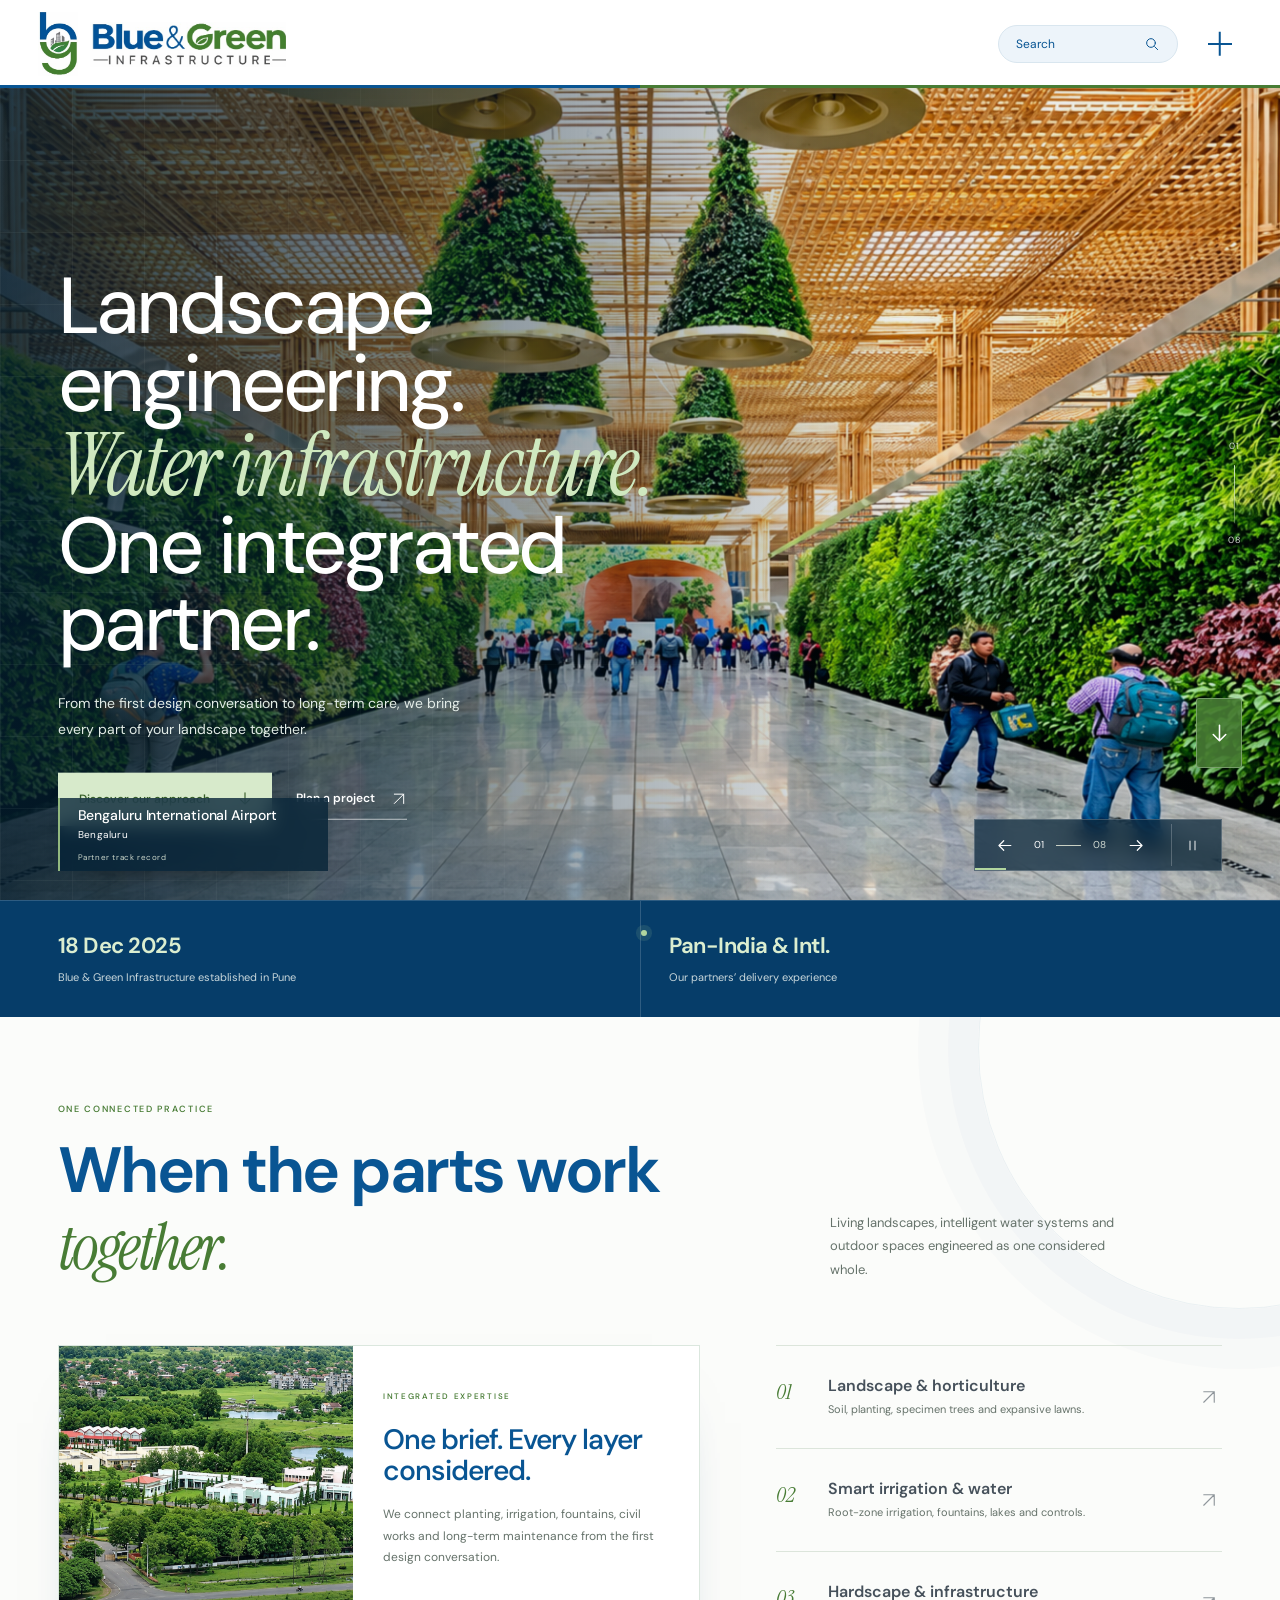
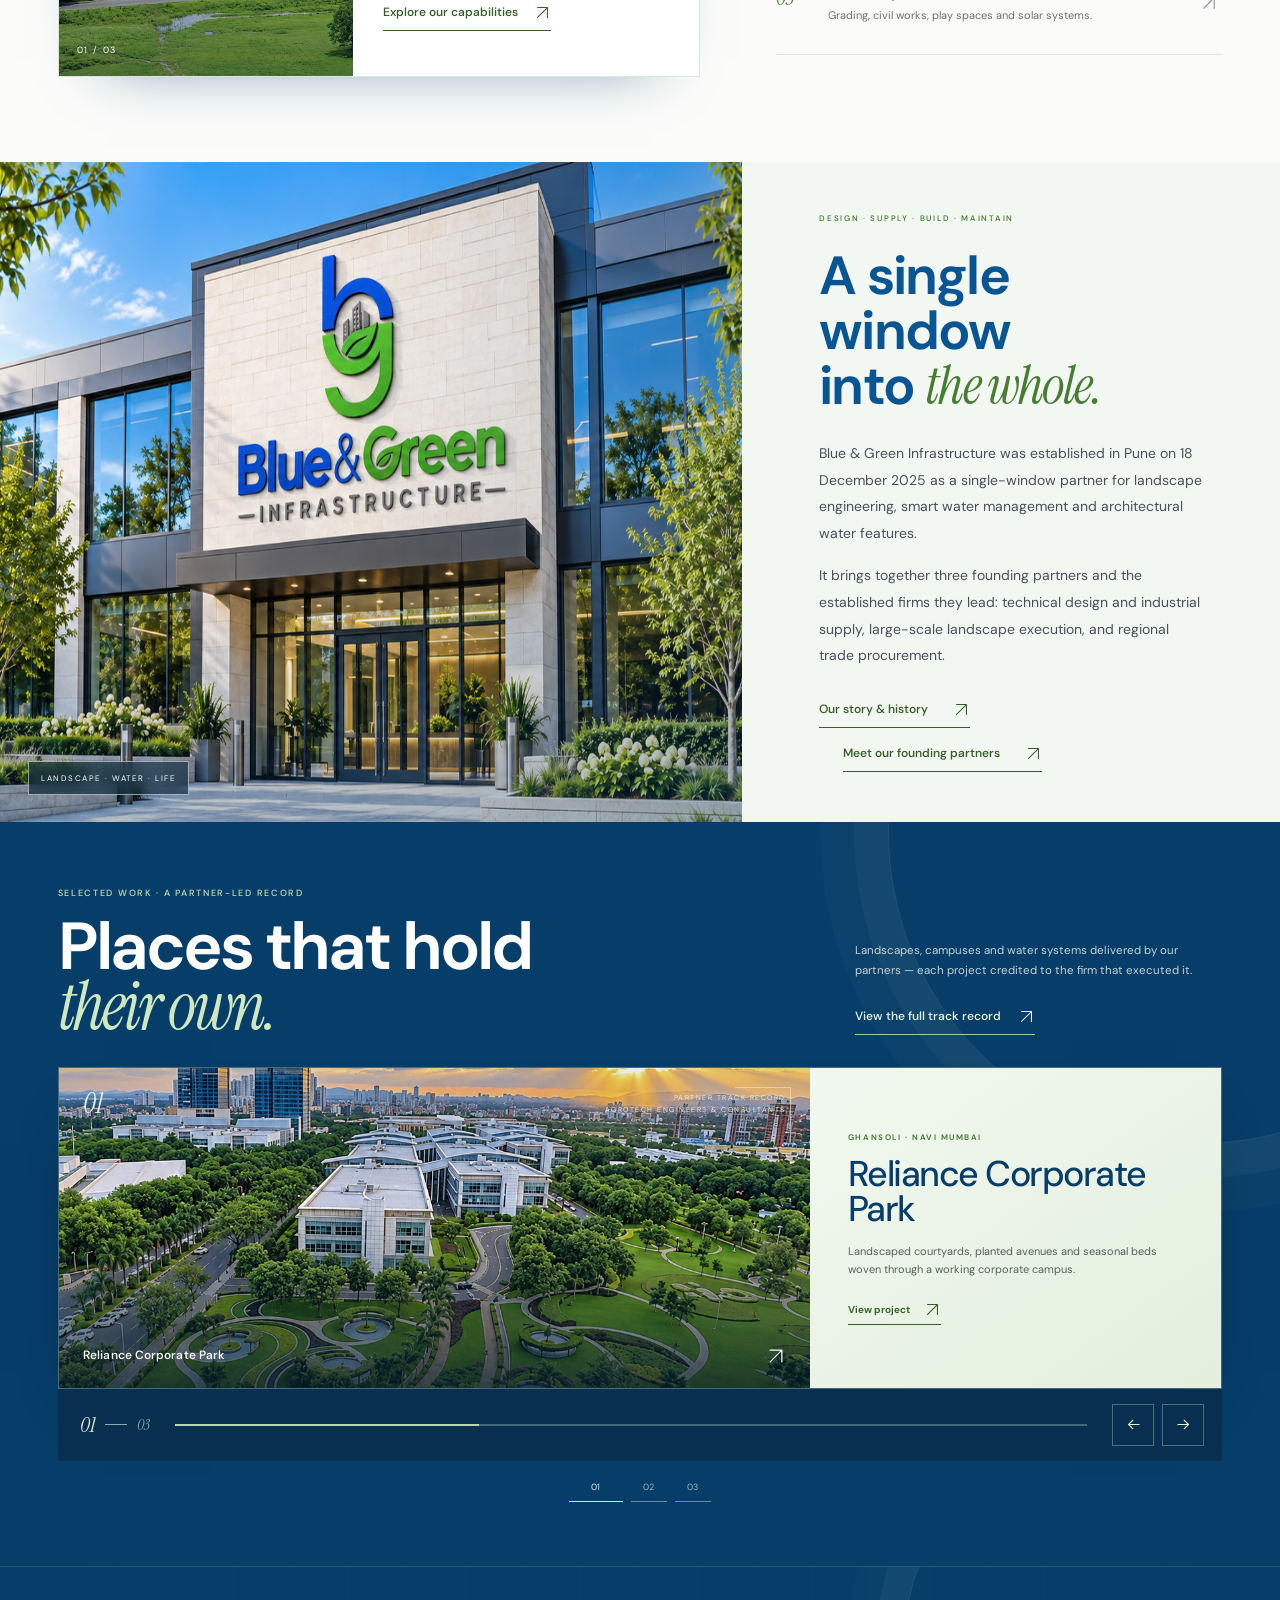
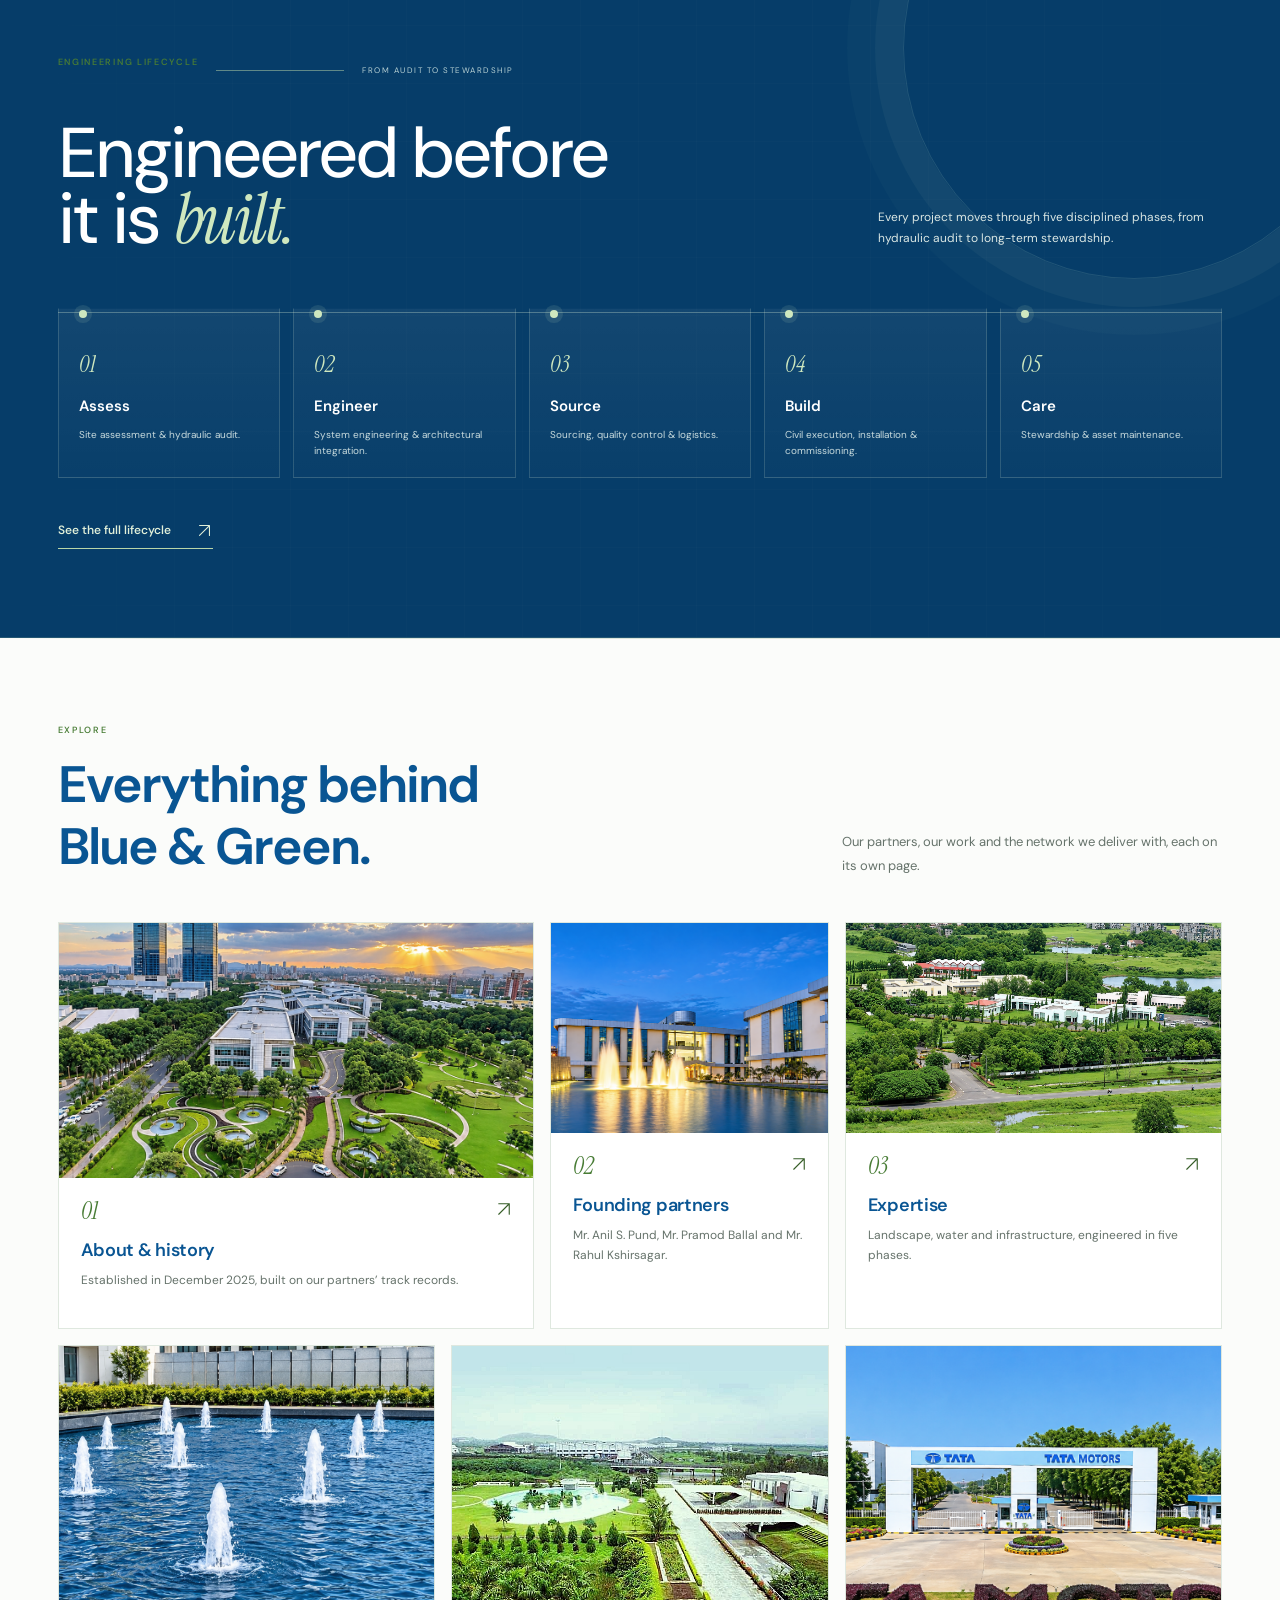
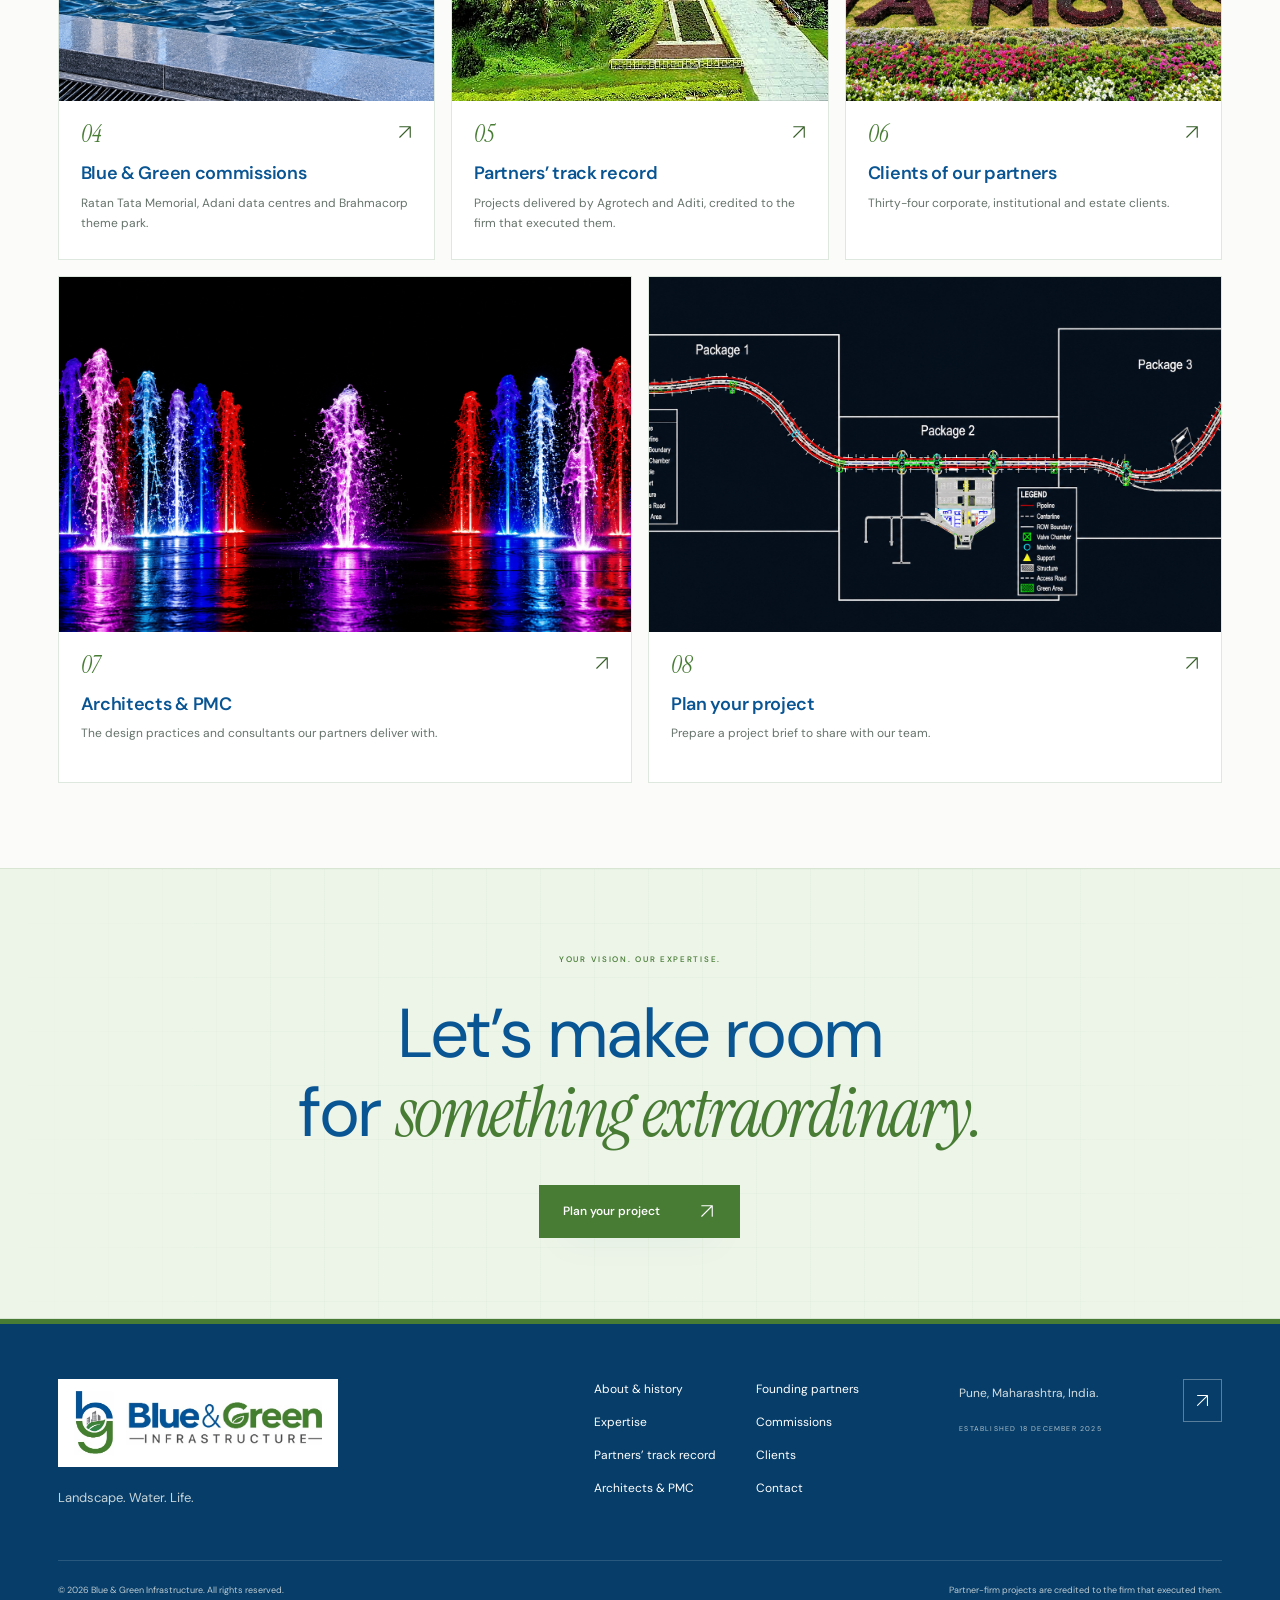
<file: index.html>
<!doctype html>
<html lang="en-IN">

<head>
  <meta charset="UTF-8">
  <meta name="viewport" content="width=device-width, initial-scale=1">
  <meta name="theme-color" content="#095593">
  <meta name="description"
    content="Blue & Green Infrastructure, established in Pune in December 2025, brings landscape engineering, smart irrigation and architectural water features together, backed by the track records of its three partners’ firms.">
  <meta property="og:title" content="Home — Blue & Green Infrastructure">
  <meta property="og:description"
    content="Blue & Green Infrastructure, established in Pune in December 2025, brings landscape engineering, smart irrigation and architectural water features together, backed by the track records of its three partners’ firms.">
  <meta property="og:type" content="website">
  <title>Blue & Green Infrastructure — Nature, thoughtfully engineered.</title>
  <link rel="icon" href="assets/favicon.svg" type="image/svg+xml">
  <link rel="preload" href="assets/Jio Corporate Campus Entrance.png" as="image" fetchpriority="high">
  <link rel="stylesheet" href="styles.css">
  <script src="app.js" defer></script>
</head>

<body class="home-page">
  <svg class="svg-definitions" xmlns="http://www.w3.org/2000/svg" aria-hidden="true">
    <defs>
      <symbol id="arrow-up-right" viewBox="0 0 24 24">
        <path d="M5 19 19 5M5 5h14v14" />
      </symbol>
      <symbol id="arrow-right" viewBox="0 0 24 24">
        <path d="M4 12h15m-6-6 6 6-6 6" />
      </symbol>
      <symbol id="arrow-down" viewBox="0 0 24 24">
        <path d="M12 4v15m-6-6 6 6 6-6" />
      </symbol>
      <symbol id="plus" viewBox="0 0 24 24">
        <path d="M12 5v14M5 12h14" />
      </symbol>
      <symbol id="leaf" viewBox="0 0 32 32">
        <path d="M7 25C-1 11 13 7 27 5c-1 14-6 25-20 20Zm0 0L22 12" />
      </symbol>
      <symbol id="drop" viewBox="0 0 32 32">
        <path d="M16 3C12 10 6 14 6 21a10 10 0 0 0 20 0c0-7-6-11-10-18Z" />
        <path d="M11 20c0 4 2 6 5 6" />
      </symbol>
      <symbol id="sun" viewBox="0 0 32 32">
        <circle cx="16" cy="16" r="6" />
        <path d="M16 1v4m0 22v4M1 16h4m22 0h4M5 5l3 3m16 16 3 3M5 27l3-3M24 8l3-3" />
      </symbol>
      <symbol id="close" viewBox="0 0 24 24">
        <path d="m6 6 12 12M6 18 18 6" />
      </symbol>
      <symbol id="arrow-left" viewBox="0 0 24 24">
        <path d="M20 12H5m6-6-6 6 6 6" />
      </symbol>
      <symbol id="search" viewBox="0 0 24 24">
        <circle cx="10.5" cy="10.5" r="6.5" />
        <path d="m16 16 4.5 4.5" />
      </symbol>
      <symbol id="play" viewBox="0 0 24 24">
        <path d="m8 5 11 7-11 7Z" />
      </symbol>
      <symbol id="pause" viewBox="0 0 24 24">
        <path d="M8 5v14M16 5v14" />
      </symbol>
    </defs>
  </svg>
  <a class="skip-link" href="#main">Skip to content</a>


  <header class="site-header" id="top">
    <div class="header-inner">
      <a class="brand" href="index.html" aria-label="Blue and Green Infrastructure home">
        <span class="brand-symbol" aria-hidden="true"><img src="assets/brand-reference.jpeg" alt="" width="1600"
            height="589"></span>
        <span class="brand-wordmark" aria-hidden="true"><img src="assets/brand-reference.jpeg" alt="" width="1600"
            height="589"></span>
      </a>
      <div class="header-actions">
        <button class="search-trigger" type="button" aria-label="Search the website"><span>Search</span><svg
            class="icon" aria-hidden="true">
            <use href="#search" />
          </svg></button>
        <button class="menu-toggle" type="button" aria-label="Open navigation" aria-expanded="false"
          aria-controls="mobile-nav"><span></span><span></span></button>
      </div>
    </div>
    <nav class="mobile-nav" id="mobile-nav" aria-label="Main navigation" inert>
      <div class="menu-intro">
        <p>LANDSCAPE. WATER. LIFE.</p><span>Thoughtfully connected.</span>
      </div>
      <div class="menu-links">
        <a href="index.html" aria-current="page">Home <span>—</span></a>
        <a href="about.html">About <span>01</span></a>
        <a href="partners.html">Founding partners <span>02</span></a>
        <a href="expertise.html">Expertise <span>03</span></a>
        <a href="projects.html">Blue & Green commissions <span>04</span></a>
        <a href="track-record.html">Partners’ track record <span>05</span></a>
        <a href="clients.html">Clients of our partners <span>06</span></a>
        <a href="network.html">Architects & PMC <span>07</span></a>
        <a href="contact.html">Contact <svg class="icon" aria-hidden="true">
            <use href="#arrow-up-right" />
          </svg></a>
      </div>
      <p class="menu-location">Pune, Maharashtra · Established 18 December 2025</p>
    </nav>
  </header>

  <main id="main">
    <section class="hero" aria-label="Featured project photography" aria-roledescription="carousel">
      <div class="hero-slides">
        <figure class="hero-slide is-active" data-title="Bengaluru International Airport" data-location="Bengaluru"
          data-credit="Partner track record"
          aria-label="1 of 8: Reliance Corporate Park" aria-roledescription="slide">
          <!-- <img src="assets/Jio Corporate Campus Entrance.png"
            alt="Architecture and a circular landscaped courtyard at Reliance Corporate Park" width="2048" height="1152"
            fetchpriority="high"> -->
             <img src="assets/home-5.png"
            alt="Architecture and a circular landscaped courtyard at Reliance Corporate Park" width="2048" height="1152"
            fetchpriority="high">
        </figure>
        <figure class="hero-slide"
          aria-label="2 of 8: Reliance Corporate Park" aria-roledescription="slide">
          <!-- <img src="assets/Jio Corporate Campus Entrance.png"
            alt="Architecture and a circular landscaped courtyard at Reliance Corporate Park" width="2048" height="1152"
            fetchpriority="high"> -->
             <img src="assets/home-6.jpeg"
            alt="Architecture and a circular landscaped courtyard at Reliance Corporate Park" width="2048" height="1152"
            fetchpriority="high">
        </figure>
        <figure class="hero-slide"
          aria-label="3 of 8: Reliance Corporate Park" aria-roledescription="slide">
          <!-- <img src="assets/Jio Corporate Campus Entrance.png"
            alt="Architecture and a circular landscaped courtyard at Reliance Corporate Park" width="2048" height="1152"
            fetchpriority="high"> -->
             <img src="assets/home-7.webp"
            alt="Architecture and a circular landscaped courtyard at Reliance Corporate Park" width="2048" height="1152"
            fetchpriority="high">
        </figure>
        <figure class="hero-slide"
          aria-label="4 of 8: Reliance Corporate Park" aria-roledescription="slide">
          <!-- <img src="assets/Jio Corporate Campus Entrance.png"
            alt="Architecture and a circular landscaped courtyard at Reliance Corporate Park" width="2048" height="1152"
            fetchpriority="high"> -->
             <img src="assets/home-8.jpg"
            alt="Architecture and a circular landscaped courtyard at Reliance Corporate Park" width="2048" height="1152"
            fetchpriority="high">
        </figure>
        <figure class="hero-slide" data-title="Infosys Limited" data-location="Mysore Campus"
          data-credit="Partner track record"
          aria-label="5 of 8: Reliance Corporate Park" aria-roledescription="slide">
          <!-- <img src="assets/Jio Corporate Campus Entrance.png"
            alt="Architecture and a circular landscaped courtyard at Reliance Corporate Park" width="2048" height="1152"
            fetchpriority="high"> -->
             <img src="assets/imgs/banner-1.png"
            alt="Architecture and a circular landscaped courtyard at Reliance Corporate Park" width="2048" height="1152"
            fetchpriority="high">
        </figure>
        <figure class="hero-slide" data-title="Reliance Industries, Nagothane Manufacturing Division"
          data-location="Nagothane, Raigad" data-credit="Partner track record"
          aria-label="6 of 8: Reliance Industries, Nagothane" aria-roledescription="slide" aria-hidden="true">
          <img src="assets/36977ace-49af-47d9-9183-82e6e5e3bc6e.png"
            alt="Tree-lined entrance avenue at the Reliance Nagothane manufacturing division" width="2000" height="1500"
            loading="lazy">
        </figure>
        <figure class="hero-slide" data-title="Bajaj Auto Manufacturing Plant" data-location="Chakan, Pune"
          data-credit="Partner track record" aria-label="7 of 8: Bajaj Auto, Chakan"
          aria-roledescription="slide" aria-hidden="true">
          <img src="assets/6b067ae0-5ae6-480e-938e-027be7111817.png"
            alt="Expansive lawns and a water feature within the Bajaj Auto campus" width="1024" height="680"
            loading="lazy">
        </figure>
        <figure class="hero-slide" data-title="Serum Institute of India" data-location="Hadapsar, Pune"
          data-credit="Partner track record"
          aria-label="8 of 8: Serum Institute of India" aria-roledescription="slide" aria-hidden="true">
          <img src="assets/5f853857-a492-4dcf-b77b-cceac90c4d61.png"
            alt="Landscaped entrance to the Serum Institute of India campus" width="1200" height="1200" loading="lazy">
        </figure>
      </div>
      <div class="hero-scrim" aria-hidden="true"></div>
      <div class="hero-grid" aria-hidden="true"></div>
      <!-- <div class="hero-orbit hero-orbit-one" aria-hidden="true"></div> -->
      <!-- <div class="hero-orbit hero-orbit-two" aria-hidden="true"></div> -->
      <div class="hero-copy">
        <!-- <span class="hero-kicker">LANDSCAPE <i></i> WATER <i></i> LIFE <span class="hero-kicker-location">PUNE ·
            INDIA</span></span> -->
        <h1 id="hero-heading">Landscape engineering.<br><em>Water infrastructure.</em><br>One integrated partner.</h1>
        <p>From the first design conversation to long-term care, we bring every part of your landscape together.</p>
        <div class="hero-actions">
          <a class="button hero-button hero-button-primary" href="#about">Discover our approach <svg class="icon"
              aria-hidden="true">
              <use href="#arrow-down" />
            </svg></a>
          <a class="hero-text-link" href="contact.html">Plan a project <svg class="icon" aria-hidden="true">
              <use href="#arrow-up-right" />
            </svg></a>
        </div>
      </div>
      <!-- <div class="hero-aside-card" aria-hidden="true"><span>THE BLUE & GREEN METHOD</span><strong>Design it
          once.<br>Care for it always.</strong><i></i></div> -->
      <div class="hero-side-note" aria-hidden="true"><span>01</span><span class="hero-side-line"></span><span>08</span>
      </div>
      <a class="hero-discover" href="#about" aria-label="Discover Blue and Green"><svg class="icon" aria-hidden="true">
          <use href="#arrow-down" />
        </svg></a>
      <div class="hero-footer">
        <div class="hero-caption">
          <p id="slide-title">Infosys Limited</p><span id="slide-location">Mysore Campus</span><span
            class="hero-credit" id="slide-credit">Partner track record</span>
        </div>
        <div class="slide-controls" aria-label="Slideshow controls">
          <button type="button" id="slide-prev" aria-label="Previous project"><svg class="icon" aria-hidden="true">
              <use href="#arrow-left" />
            </svg></button>
          <span class="slide-count"><span id="slide-current">01</span><span class="slide-divider"></span>08</span>
          <button type="button" id="slide-next" aria-label="Next project"><svg class="icon" aria-hidden="true">
              <use href="#arrow-right" />
            </svg></button>
          <button type="button" id="slide-play" aria-label="Play slideshow" aria-pressed="false"><svg class="icon"
              aria-hidden="true">
              <use href="#play" />
            </svg></button>
        </div>
      </div>
    </section>


<script>
document.addEventListener("DOMContentLoaded", function () {

    const slides = document.querySelectorAll(".hero-slide");
    const prevBtn = document.getElementById("slide-prev");
    const nextBtn = document.getElementById("slide-next");
    const playBtn = document.getElementById("slide-play");

    const slideTitle = document.getElementById("slide-title");
    const slideLocation = document.getElementById("slide-location");
    const slideCredit = document.getElementById("slide-credit");
    const slideCurrent = document.getElementById("slide-current");

    let currentIndex = 0;
    let autoSlide;
    let isPlaying = true;

    const totalSlides = slides.length;

    function showSlide(index) {

        slides.forEach((slide, i) => {
            slide.classList.remove("is-active");
            slide.setAttribute("aria-hidden", "true");
        });

        currentIndex = (index + totalSlides) % totalSlides;

        const activeSlide = slides[currentIndex];

        activeSlide.classList.add("is-active");
        activeSlide.setAttribute("aria-hidden", "false");

        slideTitle.textContent = activeSlide.dataset.title;
        slideLocation.textContent = activeSlide.dataset.location;
        slideCredit.textContent = activeSlide.dataset.credit;

        slideCurrent.textContent = String(currentIndex + 1).padStart(2, "0");
    }

    function nextSlide() {
        showSlide(currentIndex + 1);
    }

    function prevSlide() {
        showSlide(currentIndex - 1);
    }

    function startAutoSlide() {
        clearInterval(autoSlide);
        autoSlide = setInterval(nextSlide, 4000);
        isPlaying = true;
        updatePlayButton();
    }

    function stopAutoSlide() {
        clearInterval(autoSlide);
        isPlaying = false;
        updatePlayButton();
    }

    function updatePlayButton() {
        if (!playBtn) return;

        playBtn.setAttribute("aria-pressed", String(isPlaying));
        playBtn.setAttribute(
            "aria-label",
            isPlaying ? "Pause slideshow" : "Play slideshow"
        );

        const icon = playBtn.querySelector("use");

        if (icon) {
            icon.setAttribute(
                "href",
                isPlaying ? "#pause" : "#play"
            );
        }
    }

    // Next Button
    nextBtn?.addEventListener("click", function () {
        nextSlide();
        if (isPlaying) startAutoSlide();
    });

    // Previous Button
    prevBtn?.addEventListener("click", function () {
        prevSlide();
        if (isPlaying) startAutoSlide();
    });

    // Play / Pause Button
    playBtn?.addEventListener("click", function () {
        if (isPlaying) {
            stopAutoSlide();
        } else {
            startAutoSlide();
        }
    });

    // Initialize Slider
    showSlide(0);
    startAutoSlide();

});
</script>



    <section class="credentials" aria-label="Blue and Green at a glance">
      <div class="credential"><strong>18 Dec 2025</strong><span>Blue & Green Infrastructure established in Pune</span>
      </div>
      <!-- <div class="credential"><strong>3 partner firms</strong><span>Agrotech · Aditi · Samruddhi</span></div> -->
      <div class="credential"><strong>Pan-India & Intl.</strong><span>Our partners’ delivery experience</span></div>
    </section>

    <section class="systems section-space" aria-labelledby="systems-heading">
      <div class="container">
        <div class="section-heading systems-heading reveal">
          <div><span class="eyebrow section-eyebrow">ONE CONNECTED PRACTICE</span>
            <h2 id="systems-heading">When the parts work <em>together.</em></h2>
          </div>
          <p>Living landscapes, intelligent water systems and outdoor spaces engineered as one considered whole.</p>
        </div>
        <div class="systems-layout">
          <article class="system-feature reveal">
            <div class="system-feature-media"><img src="assets/image24.png"
                alt="Aerial view of a landscaped industrial campus" loading="lazy"><span>01 / 03</span></div>
            <div class="system-feature-copy"><span class="eyebrow">INTEGRATED EXPERTISE</span>
              <h3>One brief. Every layer considered.</h3>
              <p>We connect planting, irrigation, fountains, civil works and long-term maintenance from the first design
                conversation.</p><a class="text-link" href="expertise.html">Explore our capabilities <svg class="icon"
                  aria-hidden="true">
                  <use href="#arrow-up-right" />
                </svg></a>
            </div>
          </article>
          <div class="system-list" role="list">
            <a class="system-row reveal" href="expertise.html" role="listitem"><span
                class="system-row-number">01</span><span><strong>Landscape & horticulture</strong><small>Soil, planting,
                  specimen trees and expansive lawns.</small></span><svg class="icon" aria-hidden="true">
                <use href="#arrow-up-right" />
              </svg></a>
            <a class="system-row reveal" href="expertise.html" role="listitem"><span
                class="system-row-number">02</span><span><strong>Smart irrigation & water</strong><small>Root-zone
                  irrigation, fountains, lakes and controls.</small></span><svg class="icon" aria-hidden="true">
                <use href="#arrow-up-right" />
              </svg></a>
            <a class="system-row reveal" href="expertise.html" role="listitem"><span
                class="system-row-number">03</span><span><strong>Hardscape & infrastructure</strong><small>Grading,
                  civil works, play spaces and solar systems.</small></span><svg class="icon" aria-hidden="true">
                <use href="#arrow-up-right" />
              </svg></a>
          </div>
        </div>
      </div>
    </section>

    <section class="split-section about" id="about" aria-labelledby="about-heading">
      <div class="about-image"><img src="assets/Blue & Green Infrastructure Headquarters.png"
          alt="Blue and Green brand vision: architecture, planting and the company identity" width="1600" height="589"
          loading="lazy"><span class="about-image-label">LANDSCAPE · WATER · LIFE</span></div>
      <div class="split-copy"><span class="eyebrow">DESIGN · SUPPLY · BUILD · MAINTAIN</span>
        <h2 id="about-heading">A single window<br>into <em>the whole.</em></h2>
        <p>Blue & Green Infrastructure was established in Pune on 18 December 2025 as a single-window partner for
          landscape engineering, smart water management and architectural water features.</p>
        <p>It brings together three founding partners and the established firms they lead: technical design and
          industrial supply, large-scale landscape execution, and regional trade procurement.</p>
        <div class="about-links"><a class="text-link" href="about.html">Our story & history <svg class="icon"
              aria-hidden="true">
              <use href="#arrow-up-right" />
            </svg></a><a class="text-link" href="partners.html">Meet our founding partners <svg class="icon"
              aria-hidden="true">
              <use href="#arrow-up-right" />
            </svg></a></div>
      </div>
    </section>

    <section class="work section-space" aria-labelledby="work-heading">
      <div class="container">
        <div class="work-intro reveal">
          <div><span class="eyebrow section-eyebrow">SELECTED WORK · A PARTNER-LED RECORD</span>
            <h2 id="work-heading">Places that hold<br><em>their own.</em></h2>
          </div>
          <div class="work-intro-aside">
            <p>Landscapes, campuses and water systems delivered by our partners — each project credited to the firm that
              executed it.</p><a class="text-link" href="track-record.html">View the full track record <svg class="icon"
                aria-hidden="true">
                <use href="#arrow-up-right" />
              </svg></a>
          </div>
        </div>
        <div class="work-carousel reveal" data-work-carousel role="region" aria-label="Selected partner projects">
          <div class="work-carousel-viewport">
            <div class="work-carousel-track">
              <article class="work-slide is-active" data-work-slide aria-hidden="false">
                <a class="work-slide-media" href="track-record.html">
                  <img src="assets/Golden Hour City Park Panorama.png" alt="Aerial view of landscaped gardens at Reliance Corporate Park"
                    loading="lazy">
                  <span class="work-slide-number">01</span>
                  <span class="work-slide-credit">PARTNER TRACK RECORD<br>AGROTECH ENGINEERS & CONSULTANTS</span>
                  <span class="work-slide-corner" aria-hidden="true"></span>
                  <span class="work-slide-media-title">Reliance Corporate Park <svg class="icon" aria-hidden="true">
                      <use href="#arrow-up-right" />
                    </svg></span>
                </a>
                <div class="work-slide-info">
                  <span class="work-slide-kicker">GHANSOLI · NAVI MUMBAI</span>
                  <h3>Reliance Corporate Park</h3>
                  <p>Landscaped courtyards, planted avenues and seasonal beds woven through a working corporate campus.</p>
                  <a class="work-slide-link" href="track-record.html">View project <svg class="icon" aria-hidden="true">
                      <use href="#arrow-up-right" />
                    </svg></a>
                </div>
              </article>
              <article class="work-slide" data-work-slide aria-hidden="true" inert>
                <a class="work-slide-media" href="track-record.html" tabindex="-1">
                  <img src="assets/image16.jpg" alt="Landscaped grounds at Bajaj Auto, Chakan" loading="lazy">
                  <span class="work-slide-number">02</span>
                  <span class="work-slide-credit">PARTNER TRACK RECORD<br>AGROTECH ENGINEERS & CONSULTANTS</span>
                  <span class="work-slide-corner" aria-hidden="true"></span>
                  <span class="work-slide-media-title">Bajaj Auto Manufacturing Plant <svg class="icon" aria-hidden="true">
                      <use href="#arrow-up-right" />
                    </svg></span>
                </a>
                <div class="work-slide-info">
                  <span class="work-slide-kicker">CHAKAN · PUNE</span>
                  <h3>Bajaj Auto Manufacturing Plant</h3>
                  <p>Expansive planted grounds, formal water features and industrial architecture working as one landscape.</p>
                  <a class="work-slide-link" href="track-record.html" tabindex="-1">View project <svg class="icon" aria-hidden="true">
                      <use href="#arrow-up-right" />
                    </svg></a>
                </div>
              </article>
              <article class="work-slide" data-work-slide aria-hidden="true" inert>
                <a class="work-slide-media" href="track-record.html" tabindex="-1">
                  <img src="assets/image31.jpg" alt="Landscaped entrance to the Serum Institute of India campus"
                    loading="lazy">
                  <span class="work-slide-number">03</span>
                  <span class="work-slide-credit">PARTNER TRACK RECORD<br>AGROTECH ENGINEERS & CONSULTANTS</span>
                  <span class="work-slide-corner" aria-hidden="true"></span>
                  <span class="work-slide-media-title">Serum Institute of India <svg class="icon" aria-hidden="true">
                      <use href="#arrow-up-right" />
                    </svg></span>
                </a>
                <div class="work-slide-info">
                  <span class="work-slide-kicker">HADAPSAR · PUNE</span>
                  <h3>Serum Institute of India</h3>
                  <p>A research campus where a considered entrance landscape gives a working institution its sense of place.</p>
                  <a class="work-slide-link" href="track-record.html" tabindex="-1">View project <svg class="icon" aria-hidden="true">
                      <use href="#arrow-up-right" />
                    </svg></a>
                </div>
              </article>
            </div>
          </div>
          <div class="work-carousel-footer">
            <div class="work-carousel-status" aria-live="polite"><span data-work-current>01</span><span
                class="work-carousel-divider"></span><span>03</span></div>
            <div class="work-carousel-progress" aria-hidden="true"><span data-work-progress></span></div>
            <div class="work-carousel-controls">
              <button class="work-carousel-button" type="button" data-work-prev aria-label="Previous project">
                <svg class="icon" aria-hidden="true"><use href="#arrow-left" /></svg>
              </button>
              <button class="work-carousel-button work-carousel-button-next" type="button" data-work-next
                aria-label="Next project">
                <svg class="icon" aria-hidden="true"><use href="#arrow-right" /></svg>
              </button>
            </div>
          </div>
          <div class="work-carousel-dots" role="tablist" aria-label="Choose a selected project">
            <button class="is-active" type="button" role="tab" aria-selected="true" aria-label="Show Reliance Corporate Park"
              data-work-dot="0"><span>01</span></button>
            <button type="button" role="tab" aria-selected="false" aria-label="Show Bajaj Auto Manufacturing Plant"
              data-work-dot="1"><span>02</span></button>
            <button type="button" role="tab" aria-selected="false" aria-label="Show Serum Institute of India"
              data-work-dot="2"><span>03</span></button>
          </div>
        </div>
      </div>
    </section>

    <section class="method-preview section-space" aria-labelledby="method-preview-heading">
      <div class="container">
        <div class="method-preview-top reveal"><span class="eyebrow section-eyebrow">ENGINEERING LIFECYCLE</span><span
            class="method-rule"></span><span class="method-caption">FROM AUDIT TO STEWARDSHIP</span></div>
        <div class="method-preview-heading reveal">
          <h2 id="method-preview-heading">Engineered before<br>it is <em>built.</em></h2>
          <p>Every project moves through five disciplined phases, from hydraulic audit to long-term stewardship.</p>
        </div>
        <ol class="method-steps">
          <li class="reveal"><span>01</span><strong>Assess</strong>
            <p>Site assessment & hydraulic audit.</p>
          </li>
          <li class="reveal"><span>02</span><strong>Engineer</strong>
            <p>System engineering & architectural integration.</p>
          </li>
          <li class="reveal"><span>03</span><strong>Source</strong>
            <p>Sourcing, quality control & logistics.</p>
          </li>
          <li class="reveal"><span>04</span><strong>Build</strong>
            <p>Civil execution, installation & commissioning.</p>
          </li>
          <li class="reveal"><span>05</span><strong>Care</strong>
            <p>Stewardship & asset maintenance.</p>
          </li>
        </ol>
        <a class="text-link method-link" href="expertise.html#method">See the full lifecycle <svg class="icon"
            aria-hidden="true">
            <use href="#arrow-up-right" />
          </svg></a>
      </div>
    </section>

    <section class="explore section-space" aria-labelledby="explore-heading">
      <div class="container">
        <div class="section-heading reveal">
          <div><span class="eyebrow section-eyebrow">EXPLORE</span>
            <h2 id="explore-heading">Everything behind<br>Blue & Green.</h2>
          </div>
          <p>Our partners, our work and the network we deliver with, each on its own page.</p>
        </div>
        <div class="explore-grid">
          <a class="explore-card reveal" href="about.html">
            <div class="explore-media"><img src="assets/Golden Hour City Park Panorama.png"
                alt="Aerial view of landscaped gardens at Reliance Corporate Park" loading="lazy"></div>
            <div class="explore-copy"><span>01</span>
              <h3>About & history</h3>
              <p>Established in December 2025, built on our partners’ track records.</p><svg class="icon"
                aria-hidden="true">
                <use href="#arrow-up-right" />
              </svg>
            </div>
          </a>
          <a class="explore-card reveal" href="partners.html">
            <div class="explore-media"><img src="assets/image29.png"
                alt="Illuminated fountains in front of a corporate building" loading="lazy"></div>
            <div class="explore-copy"><span>02</span>
              <h3>Founding partners</h3>
              <p>Mr. Anil S. Pund, Mr. Pramod Ballal and Mr. Rahul Kshirsagar.</p><svg class="icon" aria-hidden="true">
                <use href="#arrow-up-right" />
              </svg>
            </div>
          </a>
          <a class="explore-card reveal" href="expertise.html">
            <div class="explore-media"><img src="assets/image24.png" alt="Aerial view of a green industrial campus"
                loading="lazy"></div>
            <div class="explore-copy"><span>03</span>
              <h3>Expertise</h3>
              <p>Landscape, water and infrastructure, engineered in five phases.</p><svg class="icon"
                aria-hidden="true">
                <use href="#arrow-up-right" />
              </svg>
            </div>
          </a>
          <a class="explore-card reveal" href="projects.html">
            <div class="explore-media"><img src="assets/home-1.png" alt="Aerial view of a green industrial campus"
                loading="lazy"></div>
            <div class="explore-copy"><span>04</span>
              <h3>Blue & Green commissions</h3>
              <p>Ratan Tata Memorial, Adani data centres and Brahmacorp theme park.</p><svg class="icon"
                aria-hidden="true">
                <use href="#arrow-up-right" />
              </svg>
            </div>
          </a>
          <a class="explore-card reveal" href="track-record.html">
            <div class="explore-media"><img src="assets/image16.jpg" alt="Landscaped grounds at Bajaj Auto, Chakan"
                loading="lazy"></div>
            <div class="explore-copy"><span>05</span>
              <h3>Partners’ track record</h3>
              <p>Projects delivered by Agrotech and Aditi, credited to the firm that executed them.</p><svg class="icon"
                aria-hidden="true">
                <use href="#arrow-up-right" />
              </svg>
            </div>
          </a>
          <a class="explore-card reveal" href="clients.html">
            <div class="explore-media"><img src="assets/image22.png" alt="Tata Motors Dharwad entrance planting"
                loading="lazy"></div>
            <div class="explore-copy"><span>06</span>
              <h3>Clients of our partners</h3>
              <p>Thirty-four corporate, institutional and estate clients.</p><svg class="icon" aria-hidden="true">
                <use href="#arrow-up-right" />
              </svg>
            </div>
          </a>
          <a class="explore-card reveal" href="network.html">
            <div class="explore-media"><img src="assets/home-2.png" alt="Tata Motors Dharwad entrance planting"
                loading="lazy"></div>
            <div class="explore-copy"><span>07</span>
              <h3>Architects & PMC</h3>
              <p>The design practices and consultants our partners deliver with.</p><svg class="icon"
                aria-hidden="true">
                <use href="#arrow-up-right" />
              </svg>
            </div>
          </a>
          <a class="explore-card reveal" href="contact.html">
            <div class="explore-media"><img src="assets/home-4.png" alt="Tata Motors Dharwad entrance planting"
                loading="lazy"></div>
            <div class="explore-copy"><span>08</span>
              <h3>Plan your project</h3>
              <p>Prepare a project brief to share with our team.</p><svg class="icon" aria-hidden="true">
                <use href="#arrow-up-right" />
              </svg>
            </div>
          </a>
        </div>
      </div>
    </section>

    <section class="contact" id="contact" aria-labelledby="contact-heading">
      <div class="container"><span class="eyebrow">YOUR VISION. OUR EXPERTISE.</span>
        <h2 id="contact-heading">Let’s make room<br>for <em>something extraordinary.</em></h2><a
          class="button button-green" href="contact.html">Plan your project <svg class="icon" aria-hidden="true">
            <use href="#arrow-up-right" />
          </svg></a>
      </div>
    </section>
  </main>

  <footer class="site-footer">
    <div class="container">
      <div class="footer-top">
        <div class="footer-brand"><a class="brand" href="index.html"
            aria-label="Blue and Green Infrastructure home"><span class="brand-symbol" aria-hidden="true"><img
                src="assets/brand-reference.jpeg" alt="" width="1600" height="589"></span><span class="brand-wordmark"
              aria-hidden="true"><img src="assets/brand-reference.jpeg" alt="" width="1600" height="589"></span></a>
          <p>Landscape. Water. Life.</p>
        </div>
        <nav aria-label="Footer navigation"><a href="about.html">About & history</a><a href="partners.html">Founding
            partners</a><a href="expertise.html">Expertise</a><a href="projects.html">Commissions</a><a
            href="track-record.html">Partners’ track record</a><a href="clients.html">Clients</a><a
            href="network.html">Architects & PMC</a><a href="contact.html">Contact</a></nav>
        <div class="footer-location">
          <p>Pune, Maharashtra, India.</p><span>ESTABLISHED 18 DECEMBER 2025</span>
        </div><a class="back-top" href="#top" aria-label="Back to top"><svg class="icon" aria-hidden="true">
            <use href="#arrow-up-right" />
          </svg></a>
      </div>
      <div class="footer-bottom">
        <p>© <span id="year">2026</span> Blue & Green Infrastructure. All rights reserved.</p><span>Partner-firm
          projects are credited to the firm that executed them.</span>
      </div>
    </div>
  </footer>

  <!-- <dialog class="search-dialog" id="search-dialog" aria-labelledby="search-title"><button class="dialog-close"
      type="button" aria-label="Close search"><svg class="icon" aria-hidden="true">
        <use href="#close" />
      </svg></button>
    <h2 id="search-title">Explore Blue & Green</h2><label for="site-search">Search projects, expertise and more</label>
    <div class="search-field"><input type="search" id="site-search" placeholder="What are you looking for?"
        autocomplete="off"><svg class="icon" aria-hidden="true">
        <use href="#search" />
      </svg></div>
    <p class="search-count" id="search-count" role="status"></p>
    <div id="search-results"></div>
  </dialog> -->

  <dialog class="detail-dialog" id="detail-dialog" aria-labelledby="detail-title"><button class="dialog-close"
      type="button" aria-label="Close details"><svg class="icon">
        <use href="#close" />
      </svg></button>
    <div id="detail-content"></div>
  </dialog>
  <dialog class="enquiry-dialog" id="enquiry-dialog" aria-labelledby="enquiry-title"><button class="dialog-close"
      type="button" aria-label="Close project brief"><svg class="icon">
        <use href="#close" />
      </svg></button>
    <div class="enquiry-intro"><span class="eyebrow">LET’S BUILD SOMETHING MEANINGFUL</span>
      <h2 id="enquiry-title">Your next project <br>starts <em>here.</em></h2>
      <p>Create a project brief to download and share with the Blue & Green team. Your details stay on this device.</p>
    </div>
    <form id="enquiry-form">
      <div class="form-row"><label>Your name <input name="name" autocomplete="name" required maxlength="100"
            placeholder="Full name"></label><label>Email address <input name="email" type="email" autocomplete="email"
            required maxlength="150" placeholder="you@company.com"></label></div>
      <div class="form-row"><label>Organisation <input name="company" autocomplete="organization" maxlength="150"
            placeholder="Company or practice"></label><label>Project location <input name="location" required
            maxlength="150" placeholder="City, state"></label></div><label>How can we help? <select name="service"
          required>
          <option value="">Select an area of expertise</option>
          <option>Integrated landscape project</option>
          <option>Landscape & horticulture</option>
          <option>Smart irrigation & automation</option>
          <option>Fountains & water features</option>
          <option>Lake & pond management</option>
          <option>Hardscape & civil engineering</option>
          <option>Play & outdoor recreation</option>
          <option>Green technology & solar</option>
          <option>Landscape care & maintenance</option>
        </select></label><label>Tell us about your vision <textarea name="message" rows="3" required minlength="10"
          maxlength="3000"
          placeholder="A little about the site, scope and what you have in mind…"></textarea></label><button
        class="button button-green" type="submit">Download project brief <svg class="icon">
          <use href="#arrow-down" />
        </svg></button>
      <p class="form-status" id="form-status" role="status" aria-live="polite"></p>
    </form>
  </dialog>
</body>

</html>
</file>
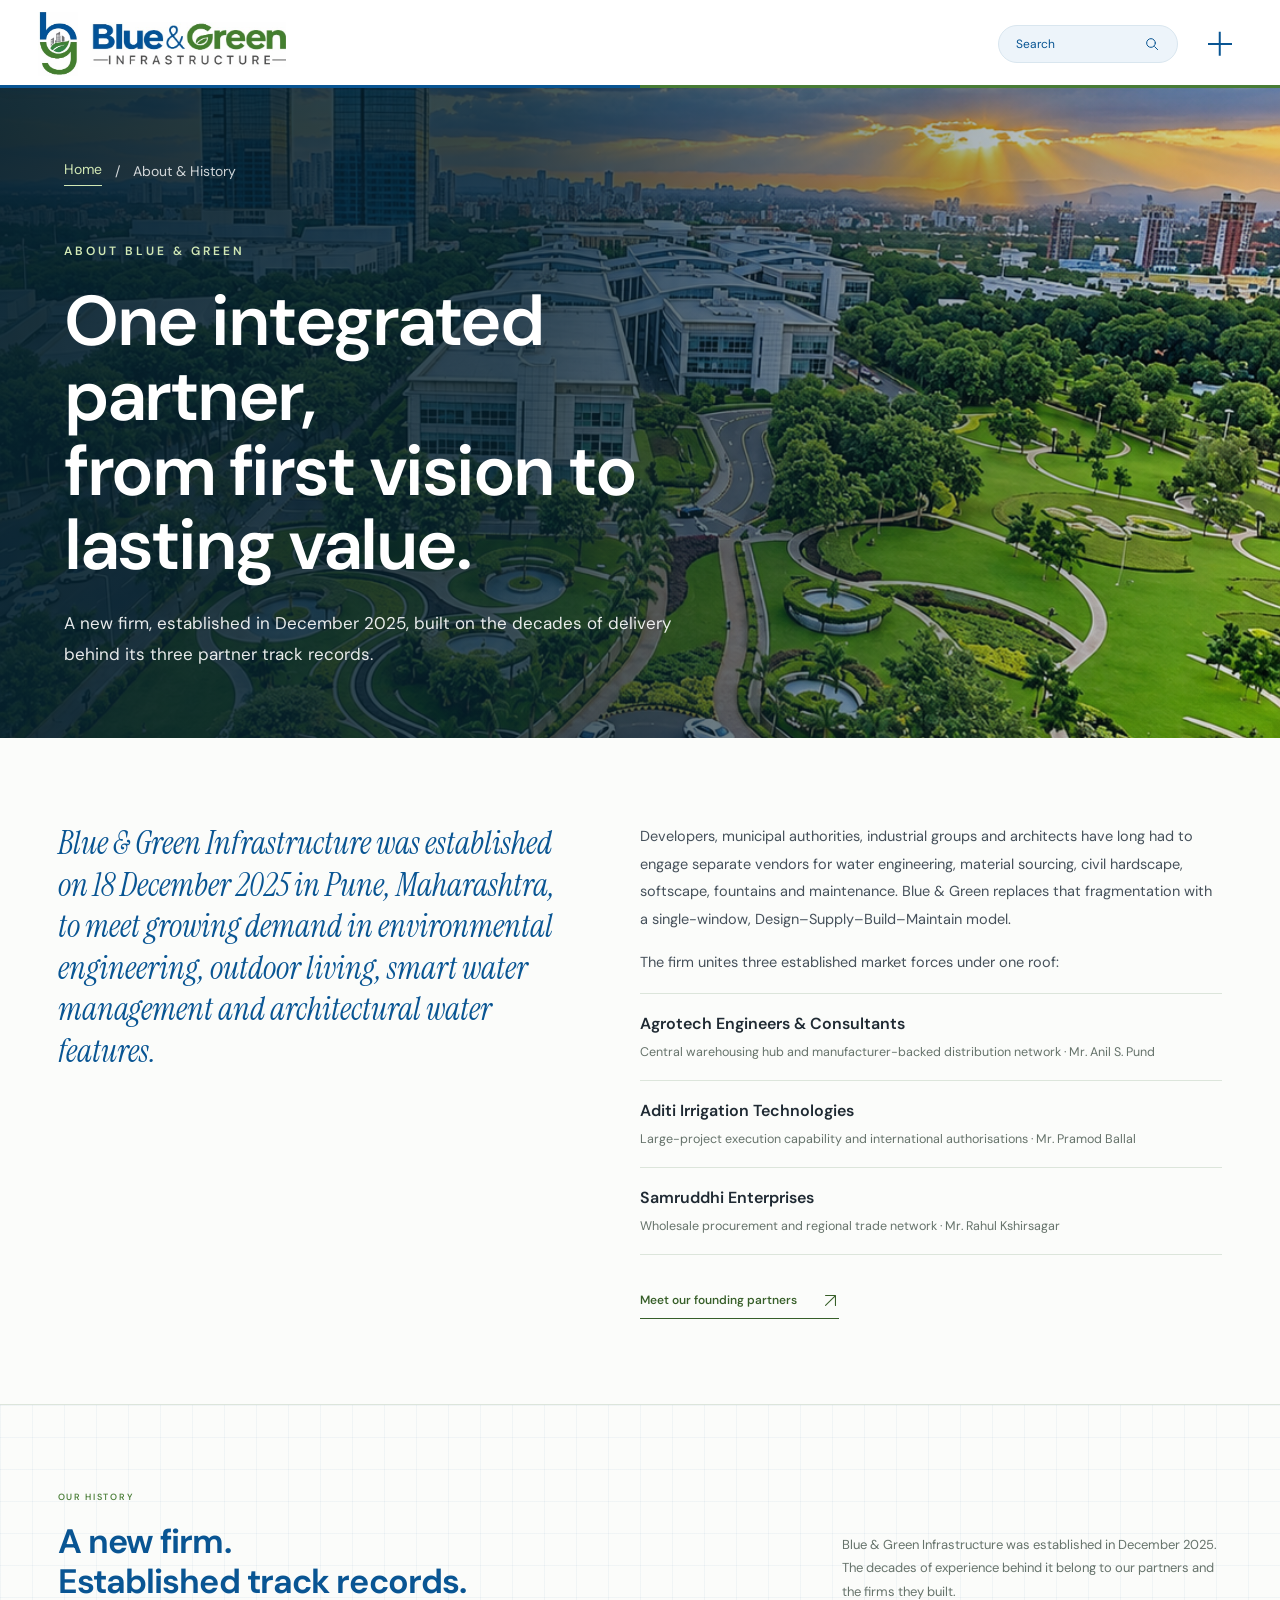
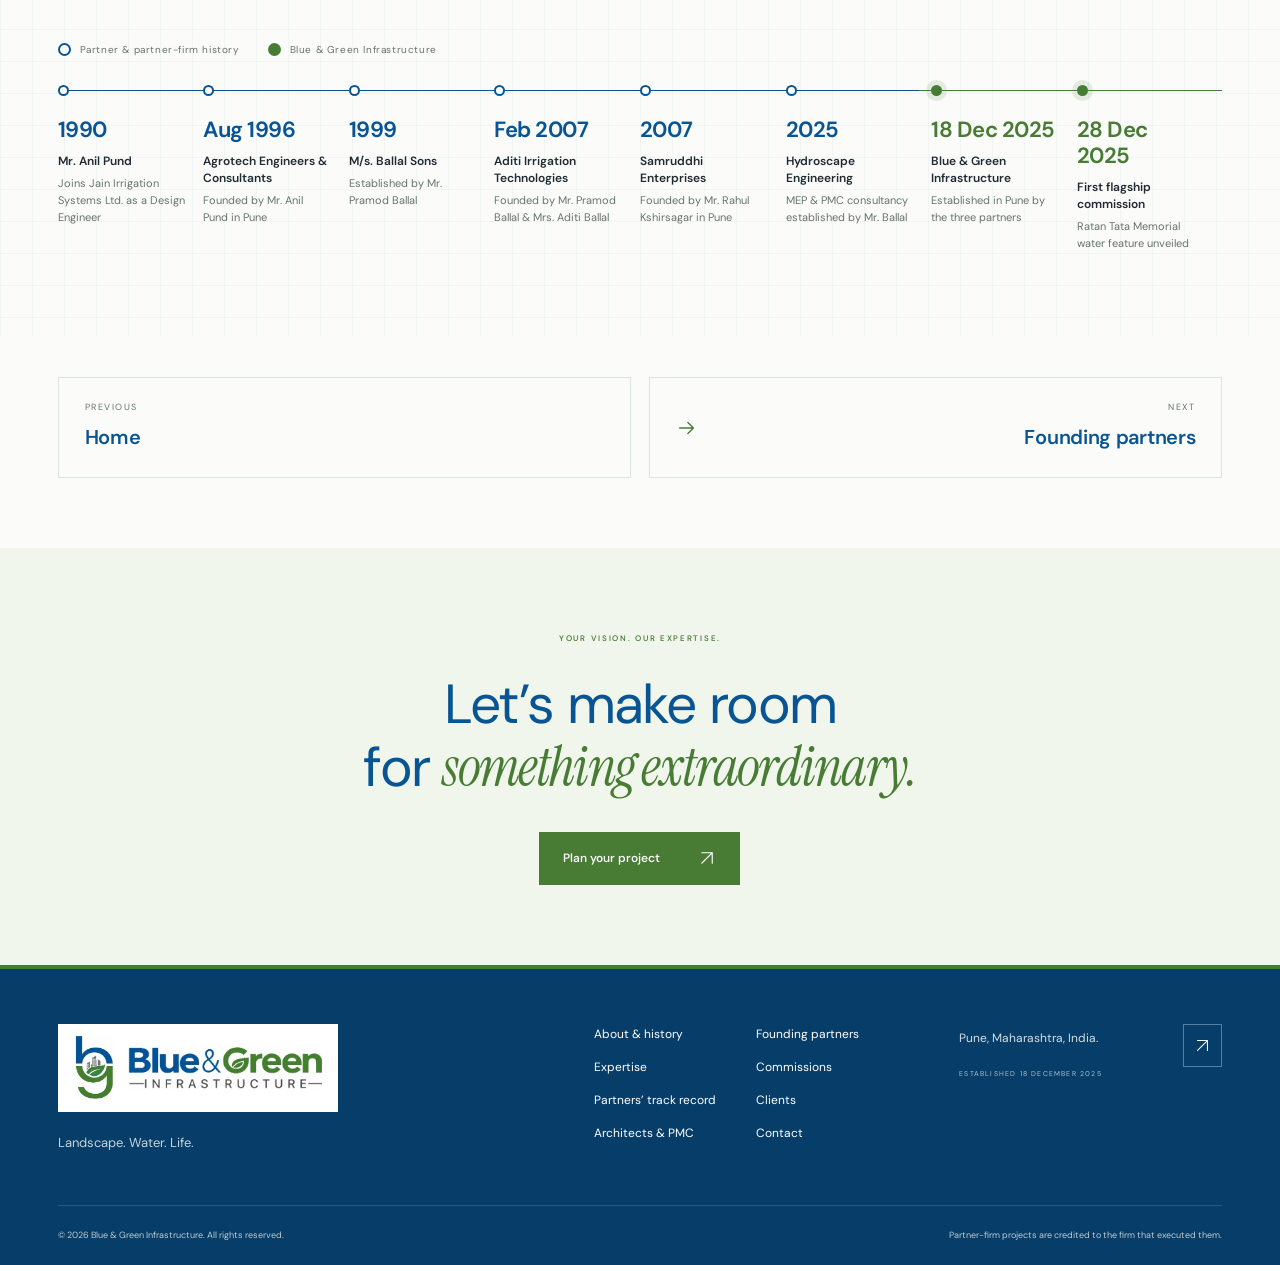
<file: about.html>
<!doctype html>
<html lang="en-IN">
  <head>
    <meta charset="UTF-8" />
    <meta name="viewport" content="width=device-width, initial-scale=1" />
    <meta name="theme-color" content="#095593" />
    <meta
      name="description"
      content="Blue & Green Infrastructure was established in Pune on 18 December 2025, bringing together three partners and the established firms they lead."
    />
    <meta
      property="og:title"
      content="About & history — Blue & Green Infrastructure"
    />
    <meta
      property="og:description"
      content="Blue & Green Infrastructure was established in Pune on 18 December 2025, bringing together three partners and the established firms they lead."
    />
    <meta property="og:type" content="website" />
    <title>About & history — Blue & Green Infrastructure</title>
    <link rel="icon" href="assets/favicon.svg" type="image/svg+xml" />
    <link rel="stylesheet" href="styles.css" />
    <script src="app.js" defer></script>
  </head>
  <body>
    <svg
      class="svg-definitions"
      xmlns="http://www.w3.org/2000/svg"
      aria-hidden="true"
    >
      <defs>
        <symbol id="arrow-up-right" viewBox="0 0 24 24">
          <path d="M5 19 19 5M5 5h14v14" />
        </symbol>
        <symbol id="arrow-right" viewBox="0 0 24 24">
          <path d="M4 12h15m-6-6 6 6-6 6" />
        </symbol>
        <symbol id="arrow-down" viewBox="0 0 24 24">
          <path d="M12 4v15m-6-6 6 6 6-6" />
        </symbol>
        <symbol id="plus" viewBox="0 0 24 24">
          <path d="M12 5v14M5 12h14" />
        </symbol>
        <symbol id="leaf" viewBox="0 0 32 32">
          <path d="M7 25C-1 11 13 7 27 5c-1 14-6 25-20 20Zm0 0L22 12" />
        </symbol>
        <symbol id="drop" viewBox="0 0 32 32">
          <path d="M16 3C12 10 6 14 6 21a10 10 0 0 0 20 0c0-7-6-11-10-18Z" />
          <path d="M11 20c0 4 2 6 5 6" />
        </symbol>
        <symbol id="sun" viewBox="0 0 32 32">
          <circle cx="16" cy="16" r="6" />
          <path
            d="M16 1v4m0 22v4M1 16h4m22 0h4M5 5l3 3m16 16 3 3M5 27l3-3M24 8l3-3"
          />
        </symbol>
        <symbol id="close" viewBox="0 0 24 24">
          <path d="m6 6 12 12M6 18 18 6" />
        </symbol>
        <symbol id="arrow-left" viewBox="0 0 24 24">
          <path d="M20 12H5m6-6-6 6 6 6" />
        </symbol>
        <symbol id="search" viewBox="0 0 24 24">
          <circle cx="10.5" cy="10.5" r="6.5" />
          <path d="m16 16 4.5 4.5" />
        </symbol>
        <symbol id="play" viewBox="0 0 24 24">
          <path d="m8 5 11 7-11 7Z" />
        </symbol>
        <symbol id="pause" viewBox="0 0 24 24">
          <path d="M8 5v14M16 5v14" />
        </symbol>
      </defs>
    </svg>
    <a class="skip-link" href="#main">Skip to content</a>

    <header class="site-header" id="top">
      <div class="header-inner">
        <a
          class="brand"
          href="index.html"
          aria-label="Blue and Green Infrastructure home"
        >
          <span class="brand-symbol" aria-hidden="true"
            ><img
              src="assets/brand-reference.jpeg"
              alt=""
              width="1600"
              height="589"
          /></span>
          <span class="brand-wordmark" aria-hidden="true"
            ><img
              src="assets/brand-reference.jpeg"
              alt=""
              width="1600"
              height="589"
          /></span>
        </a>
        <div class="header-actions">
          <button
            class="search-trigger"
            type="button"
            aria-label="Search the website"
          >
            <span>Search</span
            ><svg class="icon" aria-hidden="true"><use href="#search" /></svg>
          </button>
          <button
            class="menu-toggle"
            type="button"
            aria-label="Open navigation"
            aria-expanded="false"
            aria-controls="mobile-nav"
          >
            <span></span><span></span>
          </button>
        </div>
      </div>
      <nav
        class="mobile-nav"
        id="mobile-nav"
        aria-label="Main navigation"
        inert
      >
        <div class="menu-intro">
          <p>LANDSCAPE. WATER. LIFE.</p>
          <span>Thoughtfully connected.</span>
        </div>
        <div class="menu-links">
          <a href="index.html">Home <span>—</span></a>
          <a href="about.html" aria-current="page">About <span>01</span></a>
          <a href="partners.html">Founding partners <span>02</span></a>
          <a href="expertise.html">Expertise <span>03</span></a>
          <a href="projects.html">Blue & Green commissions <span>04</span></a>
          <a href="track-record.html">Partners’ track record <span>05</span></a>
          <a href="clients.html">Clients of our partners <span>06</span></a>
          <a href="network.html">Architects & PMC <span>07</span></a>
          <a href="contact.html"
            >Contact
            <svg class="icon" aria-hidden="true">
              <use href="#arrow-up-right" /></svg></a>
        </div>
        <p class="menu-location">
          Pune, Maharashtra · Established 18 December 2025
        </p>
      </nav>
    </header>

    <main id="main">



<section class="hero-banner">

    <!-- Banner Image -->
    <img src="assets/Golden Hour City Park Panorama.png"
         alt="Blue and Green Landscape"
         class="hero-bg">

    <!-- Overlay -->
    <div class="hero-overlay"></div>

    <!-- Content -->
    <div class="hero-content">

        <!-- Breadcrumb -->
        <div class="hero-breadcrumb">
            <a href="index.html">Home</a>
            <span>/</span>
            <span>About & History</span>
        </div>

        <!-- Heading Content -->
        <div class="hero-text">

            <span class="hero-label">ABOUT BLUE & GREEN</span>

            <h1>
                One integrated<br>
                partner,<br>
                from first vision to<br>
                lasting value.
            </h1>

            <p>
                A new firm, established in December 2025, built on the decades
                of delivery behind its three partner track records.
            </p>

        </div>

    </div>

</section>




      <!-- <section class="page-banner" aria-labelledby="page-title">
        <div class="page-banner-copy">
          <nav class="breadcrumb" aria-label="Breadcrumb">
            <a href="index.html">Home</a><span aria-hidden="true">/</span
            ><span aria-current="page">About & history</span>
          </nav>
          <span class="eyebrow">ABOUT BLUE & GREEN</span>
          <h1 id="page-title">
            One integrated partner, <br />from first vision to lasting value.
          </h1>
          <p>
            A new firm, established in December 2025, built on the decades of
            delivery behind its three partner track records.
          </p>
        </div>
        <figure class="page-banner-media">
          <img
            src="assets/Golden Hour City Park Panorama.png"
            alt="Aerial view of landscaped gardens across Reliance Corporate Park"
            width="496"
            height="619"
            fetchpriority="high"
          />
          <figcaption>
            Reliance Corporate Park
          </figcaption>
        </figure>
      </section> -->

      <section class="story section-space" aria-label="Who we are">
        <div class="container story-grid">
          <div class="story-lead reveal">
            <p>
              Blue & Green Infrastructure was established on 18 December 2025 in
              Pune, Maharashtra, to meet growing demand in environmental
              engineering, outdoor living, smart water management and
              architectural water features.
            </p>
          </div>
          <div class="story-body reveal">
            <p>
              Developers, municipal authorities, industrial groups and
              architects have long had to engage separate vendors for water
              engineering, material sourcing, civil hardscape, softscape,
              fountains and maintenance. Blue & Green replaces that
              fragmentation with a single-window, Design–Supply–Build–Maintain
              model.
            </p>
            <p>
              The firm unites three established market forces under one roof:
            </p>
            <ul class="pillars">
              <li>
                <strong>Agrotech Engineers & Consultants</strong
                ><span
                  >Central warehousing hub and manufacturer-backed distribution
                  network · Mr. Anil S. Pund</span
                >
              </li>
              <li>
                <strong>Aditi Irrigation Technologies</strong
                ><span
                  >Large-project execution capability and international
                  authorisations · Mr. Pramod Ballal</span
                >
              </li>
              <li>
                <strong>Samruddhi Enterprises</strong
                ><span
                  >Wholesale procurement and regional trade network · Mr. Rahul
                  Kshirsagar</span
                >
              </li>
            </ul>
            <a class="text-link" href="partners.html"
              >Meet our founding partners
              <svg class="icon" aria-hidden="true">
                <use href="#arrow-up-right" /></svg></a>
          </div>
        </div>
      </section>

      <section
        class="history section-space"
        id="history"
        aria-labelledby="history-heading"
      >
        <div class="container">
          <div class="section-heading reveal">
            <div>
              <span class="eyebrow section-eyebrow">OUR HISTORY</span>
              <h2 id="history-heading">
                A new firm. <br />Established track records.
              </h2>
            </div>
            <p>
              Blue & Green Infrastructure was established in December 2025. The
              decades of experience behind it belong to our partners and the
              firms they built.
            </p>
          </div>
          <div class="timeline-legend" aria-hidden="true">
            <span class="legend-partner">Partner & partner-firm history</span
            ><span class="legend-bg">Blue & Green Infrastructure</span>
          </div>
          <ol class="timeline reveal">
            <li>
              <time>1990</time><strong>Mr. Anil Pund</strong
              ><span
                >Joins Jain Irrigation Systems Ltd. as a Design Engineer</span
              >
            </li>
            <li>
              <time>Aug 1996</time
              ><strong>Agrotech Engineers & Consultants</strong
              ><span>Founded by Mr. Anil Pund in Pune</span>
            </li>
            <li>
              <time>1999</time><strong>M/s. Ballal Sons</strong
              ><span>Established by Mr. Pramod Ballal</span>
            </li>
            <li>
              <time>Feb 2007</time><strong>Aditi Irrigation Technologies</strong
              ><span>Founded by Mr. Pramod Ballal & Mrs. Aditi Ballal</span>
            </li>
            <li>
              <time>2007</time><strong>Samruddhi Enterprises</strong
              ><span>Founded by Mr. Rahul Kshirsagar in Pune</span>
            </li>
            <li>
              <time>2025</time><strong>Hydroscape Engineering</strong
              ><span>MEP & PMC consultancy established by Mr. Ballal</span>
            </li>
            <li class="is-bg">
              <time>18 Dec 2025</time
              ><strong>Blue & Green Infrastructure</strong
              ><span>Established in Pune by the three partners</span>
            </li>
            <li class="is-bg">
              <time>28 Dec 2025</time><strong>First flagship commission</strong
              ><span>Ratan Tata Memorial water feature unveiled</span>
            </li>
          </ol>
        </div>
      </section>

      <nav class="pager container" aria-label="Page navigation">
        <a class="pager-prev" href="index.html"
          ><span>Previous</span><strong>Home</strong></a
        ><a class="pager-next" href="partners.html"
          ><span>Next</span><strong>Founding partners</strong
          ><svg class="icon" aria-hidden="true"><use href="#arrow-right" /></svg></a>
      </nav>

      <section class="contact" id="contact" aria-labelledby="contact-heading">
        <div class="container">
          <span class="eyebrow">YOUR VISION. OUR EXPERTISE.</span>
          <h2 id="contact-heading">
            Let’s make room <br />for <em>something extraordinary.</em>
          </h2>
          <a class="button button-green" href="contact.html"
            >Plan your project
            <svg class="icon" aria-hidden="true">
              <use href="#arrow-up-right" /></svg></a>
        </div>
      </section>
    </main>

    <footer class="site-footer">
      <div class="container">
        <div class="footer-top">
          <div class="footer-brand">
            <a
              class="brand"
              href="index.html"
              aria-label="Blue and Green Infrastructure home"
              ><span class="brand-symbol" aria-hidden="true"
                ><img
                  src="assets/brand-reference.jpeg"
                  alt=""
                  width="1600"
                  height="589" /></span
              ><span class="brand-wordmark" aria-hidden="true"
                ><img
                  src="assets/brand-reference.jpeg"
                  alt=""
                  width="1600"
                  height="589" /></span
            ></a>
            <p>Landscape. Water. Life.</p>
          </div>
          <nav aria-label="Footer navigation">
            <a href="about.html">About & history</a
            ><a href="partners.html">Founding partners</a
            ><a href="expertise.html">Expertise</a
            ><a href="projects.html">Commissions</a
            ><a href="track-record.html">Partners’ track record</a
            ><a href="clients.html">Clients</a
            ><a href="network.html">Architects & PMC</a
            ><a href="contact.html">Contact</a>
          </nav>
          <div class="footer-location">
            <p>Pune, Maharashtra, India.</p>
            <span>ESTABLISHED 18 DECEMBER 2025</span>
          </div>
          <a class="back-top" href="#top" aria-label="Back to top"
            ><svg class="icon" aria-hidden="true">
              <use href="#arrow-up-right" /></svg></a>
        </div>
        <div class="footer-bottom">
          <p>
            © <span id="year">2026</span> Blue & Green Infrastructure. All
            rights reserved.
          </p>
          <span
            >Partner-firm projects are credited to the firm that executed
            them.</span
          >
        </div>
      </div>
    </footer>

    <dialog
      class="search-dialog"
      id="search-dialog"
      aria-labelledby="search-title"
    >
      <button class="dialog-close" type="button" aria-label="Close search">
        <svg class="icon" aria-hidden="true"><use href="#close" /></svg>
      </button>
      <h2 id="search-title">Explore Blue & Green</h2>
      <label for="site-search">Search projects, expertise and more</label>
      <div class="search-field">
        <input
          type="search"
          id="site-search"
          placeholder="What are you looking for?"
          autocomplete="off"
        /><svg class="icon" aria-hidden="true"><use href="#search" /></svg>
      </div>
      <p class="search-count" id="search-count" role="status"></p>
      <div id="search-results"></div>
    </dialog>

    <dialog
      class="detail-dialog"
      id="detail-dialog"
      aria-labelledby="detail-title"
    >
      <button class="dialog-close" type="button" aria-label="Close details">
        <svg class="icon"><use href="#close" /></svg>
      </button>
      <div id="detail-content"></div>
    </dialog>
    <dialog
      class="enquiry-dialog"
      id="enquiry-dialog"
      aria-labelledby="enquiry-title"
    >
      <button
        class="dialog-close"
        type="button"
        aria-label="Close project brief"
      >
        <svg class="icon"><use href="#close" /></svg>
      </button>
      <div class="enquiry-intro">
        <span class="eyebrow">LET’S BUILD SOMETHING MEANINGFUL</span>
        <h2 id="enquiry-title">
          Your next project <br />starts <em>here.</em>
        </h2>
        <p>
          Create a project brief to download and share with the Blue & Green
          team. Your details stay on this device.
        </p>
      </div>
      <form id="enquiry-form">
        <div class="form-row">
          <label
            >Your name
            <input
              name="name"
              autocomplete="name"
              required
              maxlength="100"
              placeholder="Full name" /></label
          ><label
            >Email address
            <input
              name="email"
              type="email"
              autocomplete="email"
              required
              maxlength="150"
              placeholder="you@company.com"
          /></label>
        </div>
        <div class="form-row">
          <label
            >Organisation
            <input
              name="company"
              autocomplete="organization"
              maxlength="150"
              placeholder="Company or practice" /></label
          ><label
            >Project location
            <input
              name="location"
              required
              maxlength="150"
              placeholder="City, state"
          /></label>
        </div>
        <label
          >How can we help?
          <select name="service" required>
            <option value="">Select an area of expertise</option>
            <option>Integrated landscape project</option>
            <option>Landscape & horticulture</option>
            <option>Smart irrigation & automation</option>
            <option>Fountains & water features</option>
            <option>Lake & pond management</option>
            <option>Hardscape & civil engineering</option>
            <option>Play & outdoor recreation</option>
            <option>Green technology & solar</option>
            <option>Landscape care & maintenance</option>
          </select></label
        ><label
          >Tell us about your vision
          <textarea
            name="message"
            rows="3"
            required
            minlength="10"
            maxlength="3000"
            placeholder="A little about the site, scope and what you have in mind…"
          ></textarea></label
        ><button class="button button-green" type="submit">
          Download project brief
          <svg class="icon"><use href="#arrow-down" /></svg>
        </button>
        <p
          class="form-status"
          id="form-status"
          role="status"
          aria-live="polite"
        ></p>
      </form>
    </dialog>
  </body>
</html>
</file>
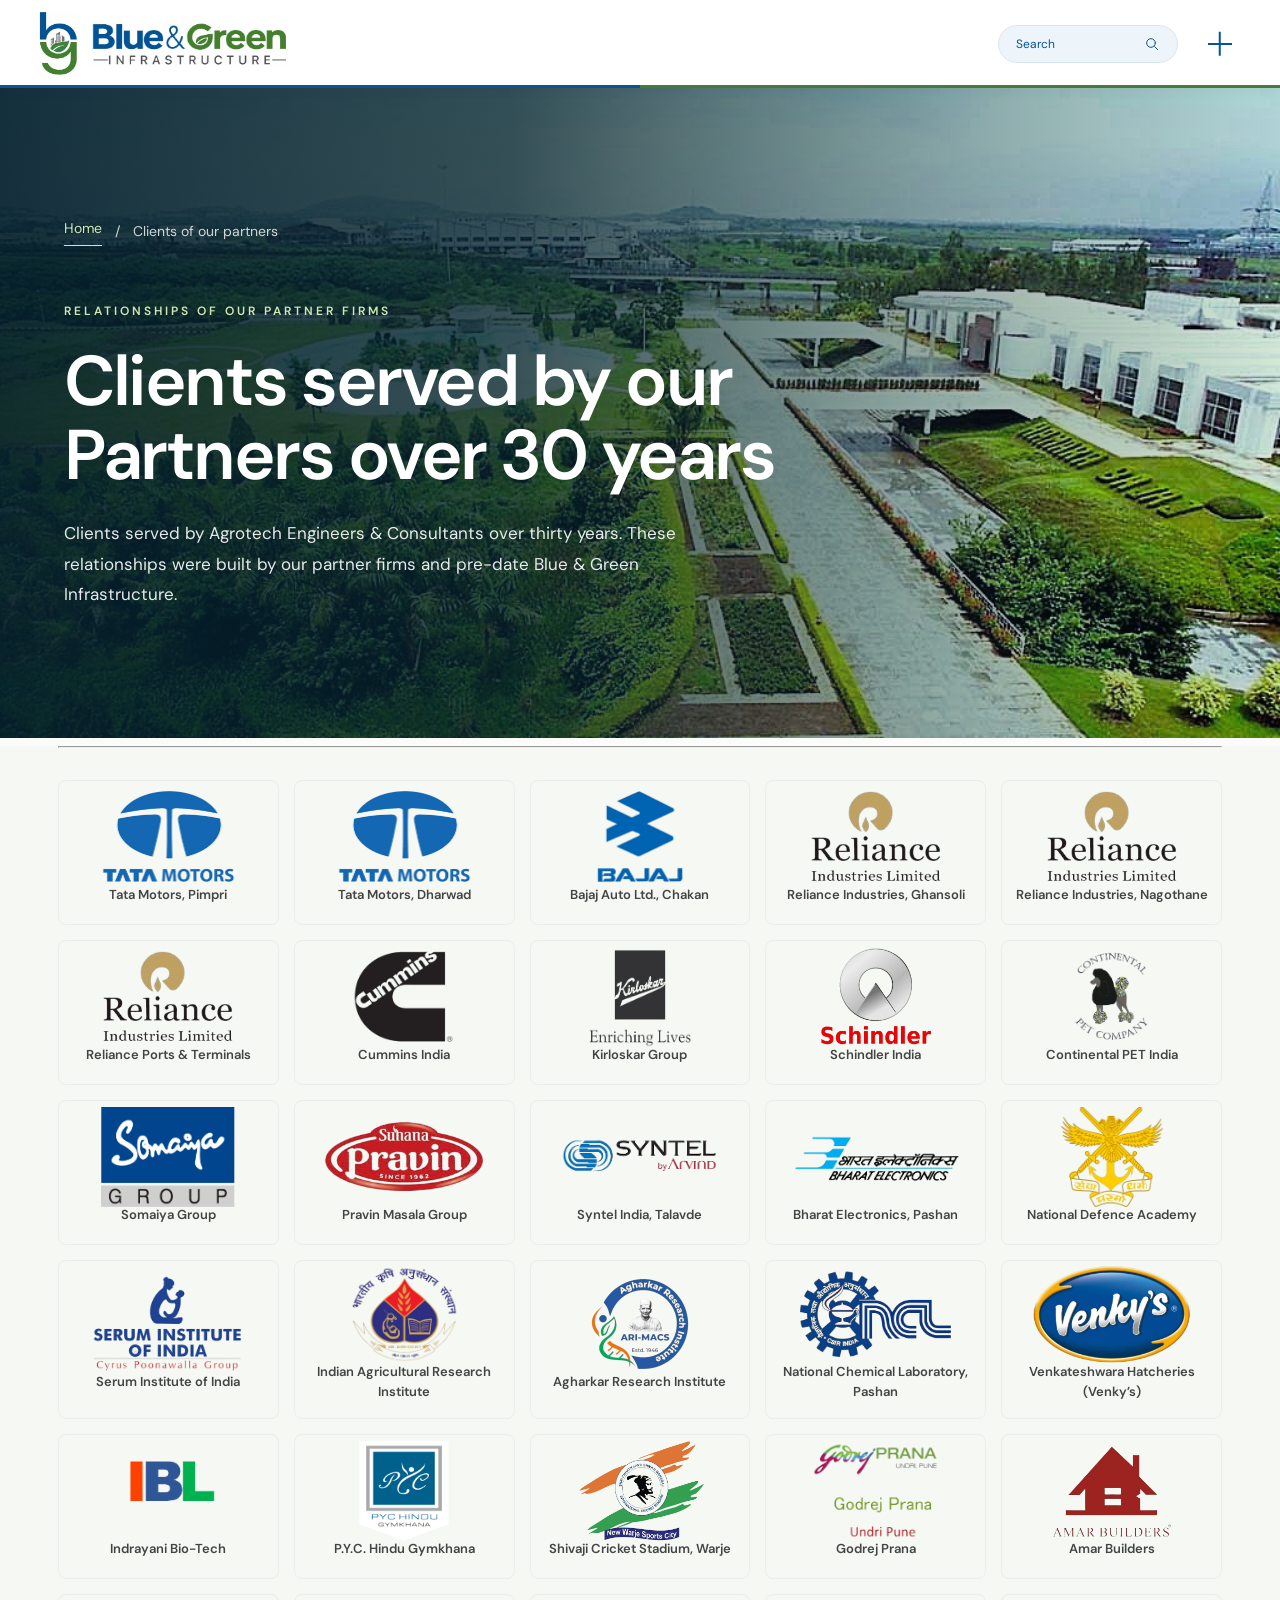
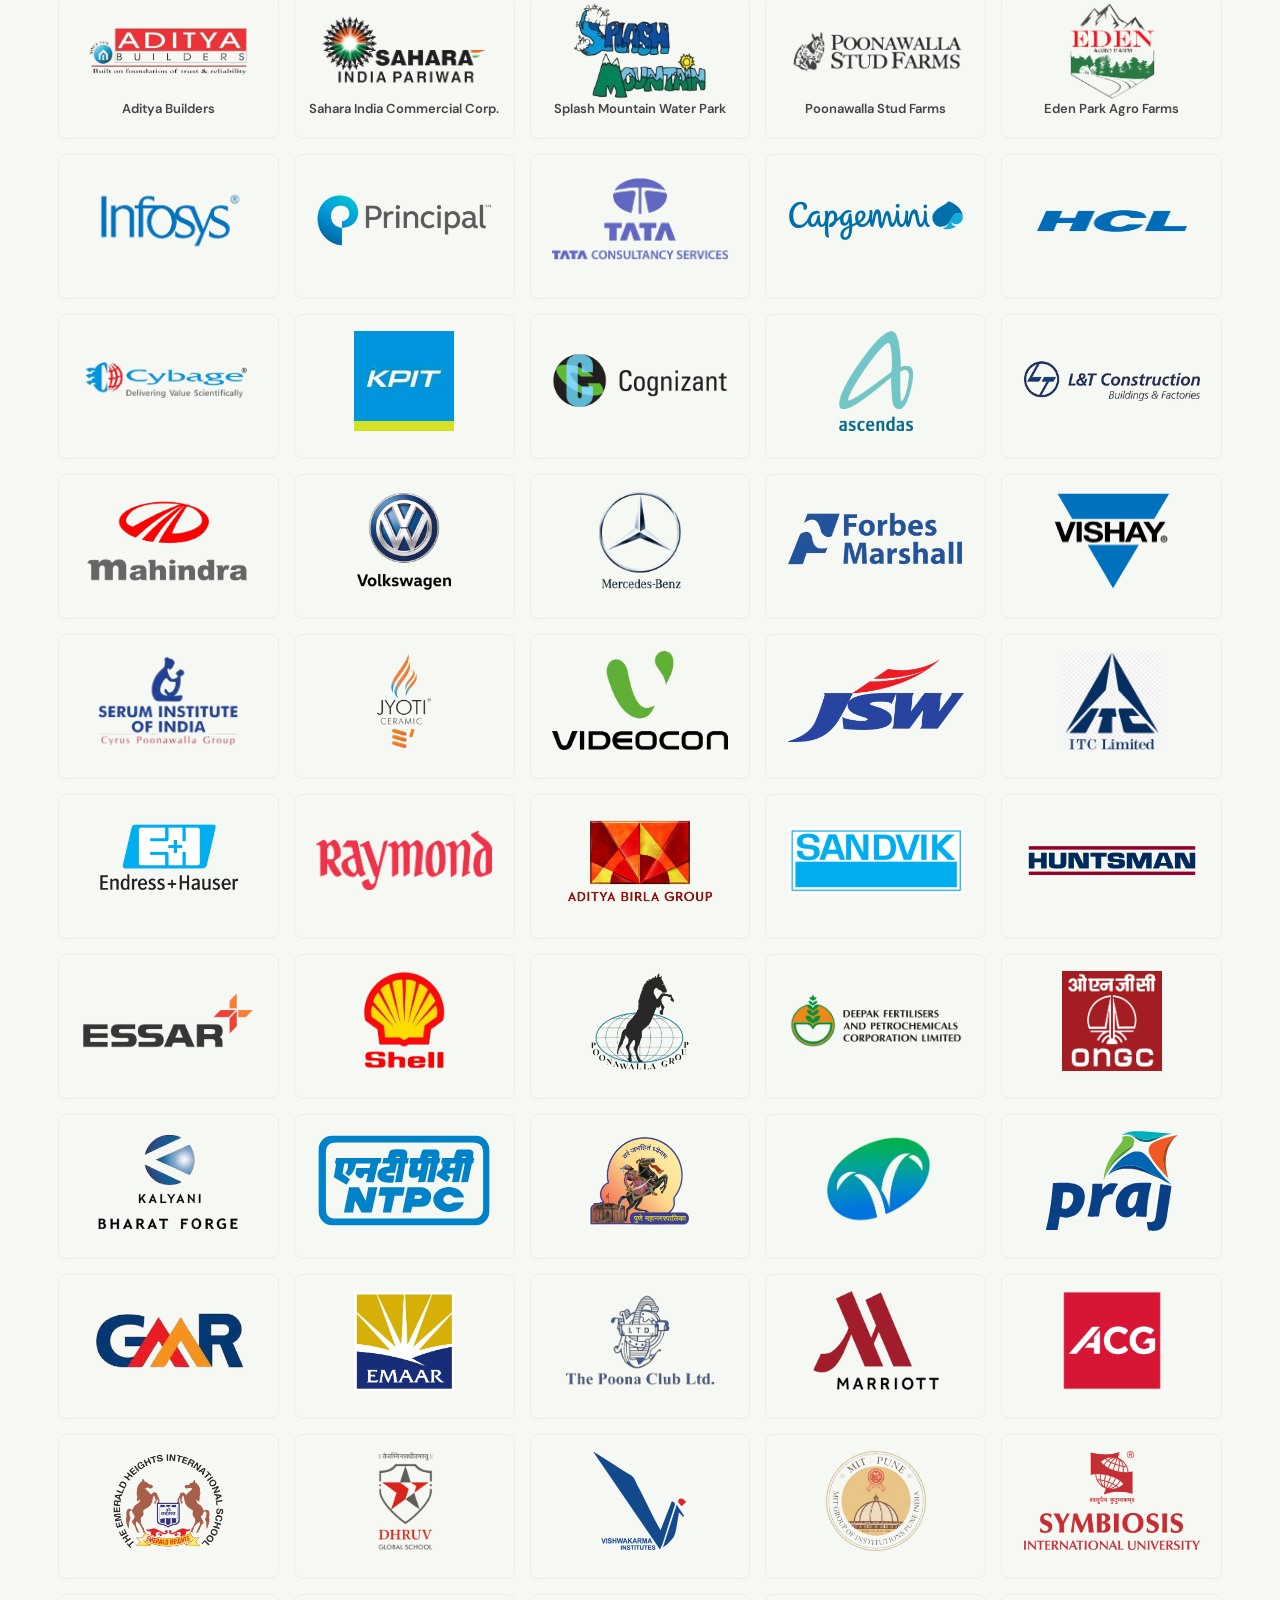
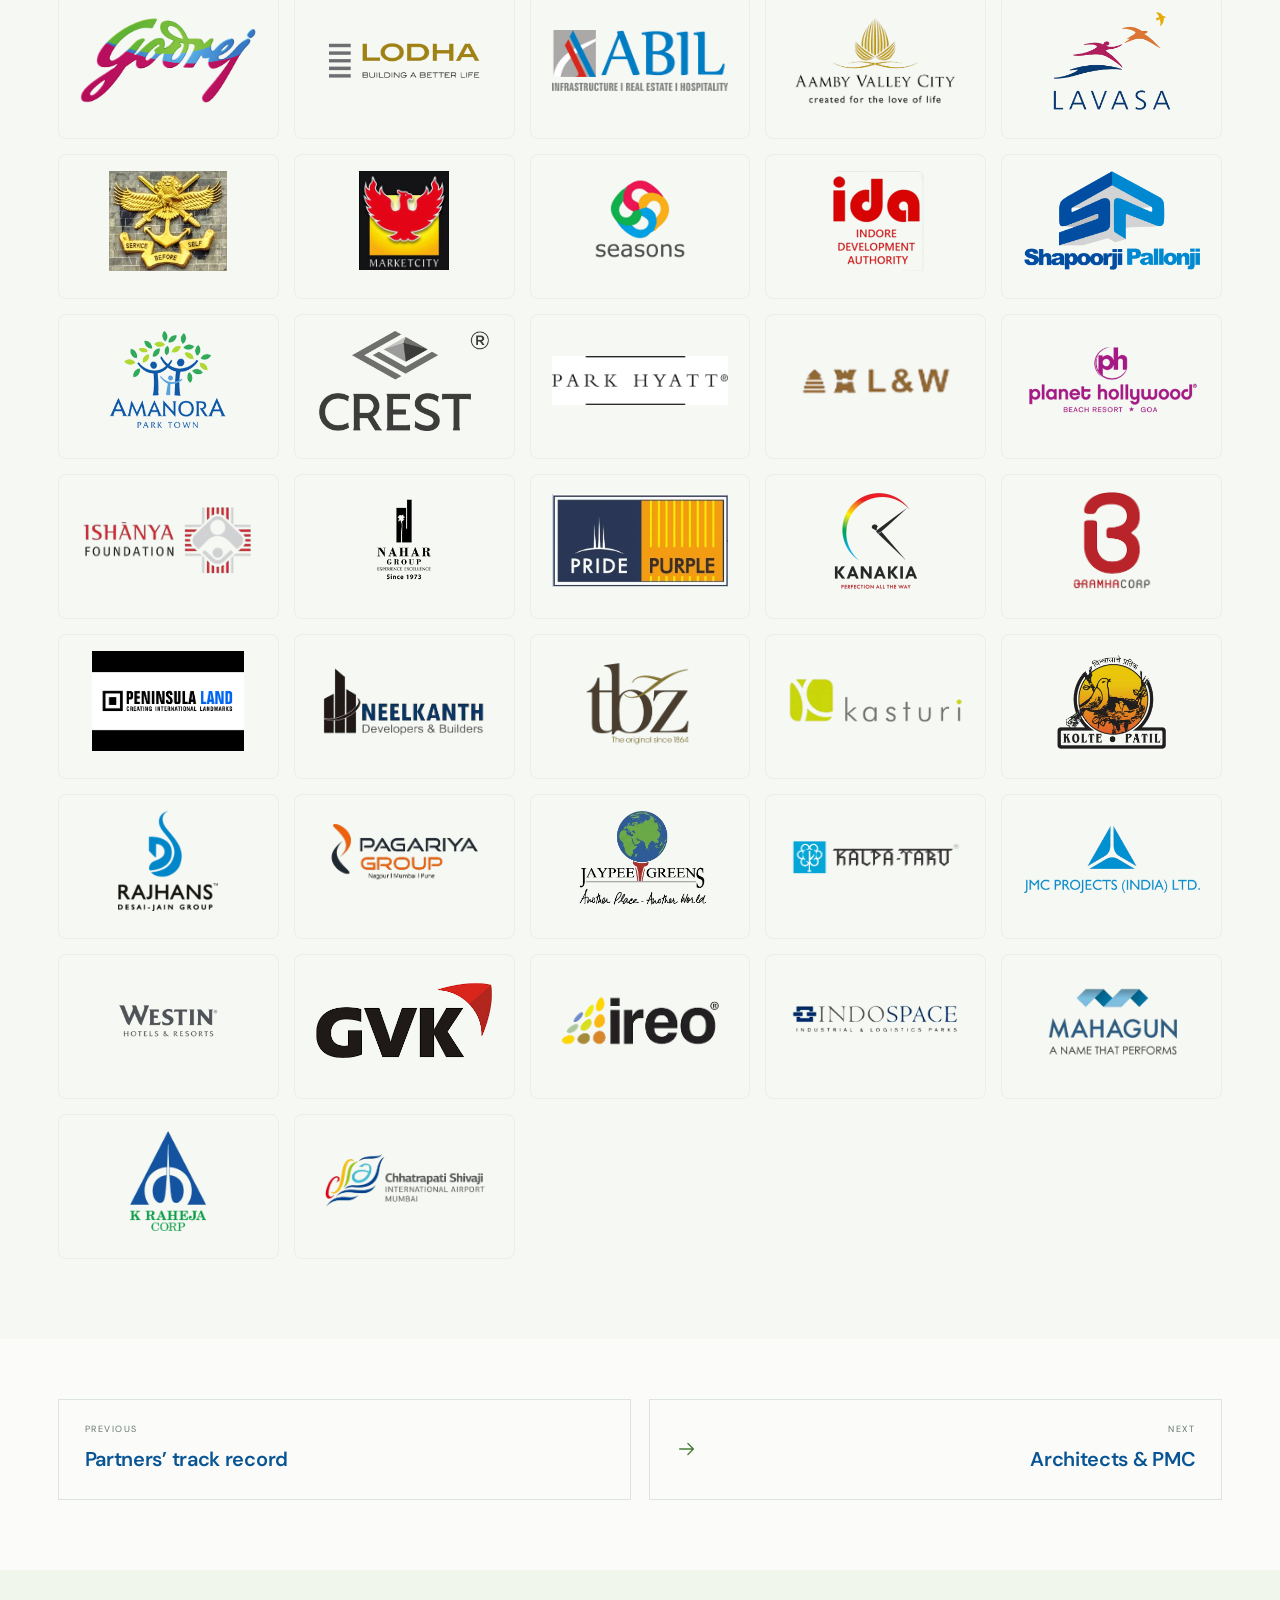
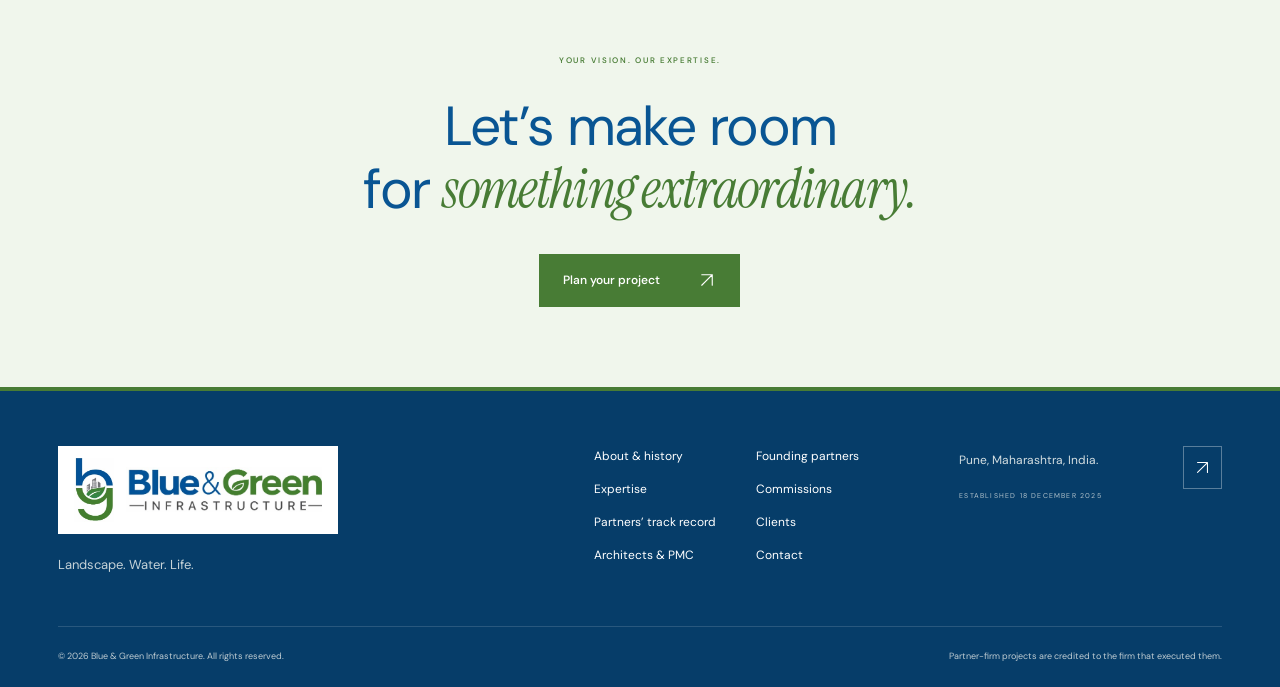
<file: clients.html>
<!doctype html>
<html lang="en-IN">
  <head>
    <meta charset="UTF-8" />
    <meta name="viewport" content="width=device-width, initial-scale=1" />
    <meta name="theme-color" content="#095593" />
    <meta
      name="description"
      content="Clients served by our partners’ firms, whose relationships pre-date Blue & Green Infrastructure."
    />
    <meta
      property="og:title"
      content="Clients of our partners — Blue & Green Infrastructure"
    />
    <meta
      property="og:description"
      content="Clients served by our partners’ firms, whose relationships pre-date Blue & Green Infrastructure."
    />
    <meta property="og:type" content="website" />
    <title>Clients of our partners — Blue & Green Infrastructure</title>
    <link rel="icon" href="assets/favicon.svg" type="image/svg+xml" />
    <link rel="stylesheet" href="styles.css" />
    <script src="app.js" defer></script>
  </head>
  <body>
    <svg
      class="svg-definitions"
      xmlns="http://www.w3.org/2000/svg"
      aria-hidden="true"
    >
      <defs>
        <symbol id="arrow-up-right" viewBox="0 0 24 24">
          <path d="M5 19 19 5M5 5h14v14" />
        </symbol>
        <symbol id="arrow-right" viewBox="0 0 24 24">
          <path d="M4 12h15m-6-6 6 6-6 6" />
        </symbol>
        <symbol id="arrow-down" viewBox="0 0 24 24">
          <path d="M12 4v15m-6-6 6 6 6-6" />
        </symbol>
        <symbol id="plus" viewBox="0 0 24 24">
          <path d="M12 5v14M5 12h14" />
        </symbol>
        <symbol id="leaf" viewBox="0 0 32 32">
          <path d="M7 25C-1 11 13 7 27 5c-1 14-6 25-20 20Zm0 0L22 12" />
        </symbol>
        <symbol id="drop" viewBox="0 0 32 32">
          <path d="M16 3C12 10 6 14 6 21a10 10 0 0 0 20 0c0-7-6-11-10-18Z" />
          <path d="M11 20c0 4 2 6 5 6" />
        </symbol>
        <symbol id="sun" viewBox="0 0 32 32">
          <circle cx="16" cy="16" r="6" />
          <path
            d="M16 1v4m0 22v4M1 16h4m22 0h4M5 5l3 3m16 16 3 3M5 27l3-3M24 8l3-3"
          />
        </symbol>
        <symbol id="close" viewBox="0 0 24 24">
          <path d="m6 6 12 12M6 18 18 6" />
        </symbol>
        <symbol id="arrow-left" viewBox="0 0 24 24">
          <path d="M20 12H5m6-6-6 6 6 6" />
        </symbol>
        <symbol id="search" viewBox="0 0 24 24">
          <circle cx="10.5" cy="10.5" r="6.5" />
          <path d="m16 16 4.5 4.5" />
        </symbol>
        <symbol id="play" viewBox="0 0 24 24">
          <path d="m8 5 11 7-11 7Z" />
        </symbol>
        <symbol id="pause" viewBox="0 0 24 24">
          <path d="M8 5v14M16 5v14" />
        </symbol>
      </defs>
    </svg>
    <a class="skip-link" href="#main">Skip to content</a>

    <header class="site-header" id="top">
      <div class="header-inner">
        <a
          class="brand"
          href="index.html"
          aria-label="Blue and Green Infrastructure home"
        >
          <span class="brand-symbol" aria-hidden="true"
            ><img
              src="assets/brand-reference.jpeg"
              alt=""
              width="1600"
              height="589"
          /></span>
          <span class="brand-wordmark" aria-hidden="true"
            ><img
              src="assets/brand-reference.jpeg"
              alt=""
              width="1600"
              height="589"
          /></span>
        </a>
        <div class="header-actions">
          <button
            class="search-trigger"
            type="button"
            aria-label="Search the website"
          >
            <span>Search</span
            ><svg class="icon" aria-hidden="true"><use href="#search" /></svg>
          </button>
          <button
            class="menu-toggle"
            type="button"
            aria-label="Open navigation"
            aria-expanded="false"
            aria-controls="mobile-nav"
          >
            <span></span><span></span>
          </button>
        </div>
      </div>
      <nav
        class="mobile-nav"
        id="mobile-nav"
        aria-label="Main navigation"
        inert
      >
        <div class="menu-intro">
          <p>LANDSCAPE. WATER. LIFE.</p>
          <span>Thoughtfully connected.</span>
        </div>
        <div class="menu-links">
          <a href="index.html">Home <span>—</span></a>
          <a href="about.html">About <span>01</span></a>
          <a href="partners.html">Founding partners <span>02</span></a>
          <a href="expertise.html">Expertise <span>03</span></a>
          <a href="projects.html">Blue & Green commissions <span>04</span></a>
          <a href="track-record.html">Partners’ track record <span>05</span></a>
          <a href="clients.html" aria-current="page"
            >Clients of our partners <span>06</span></a
          >
          <a href="network.html">Architects & PMC <span>07</span></a>
          <a href="contact.html"
            >Contact
            <svg class="icon" aria-hidden="true">
              <use href="#arrow-up-right" /></svg></a>
        </div>
        <p class="menu-location">
          Pune, Maharashtra · Established 18 December 2025
        </p>
      </nav>
    </header>

    <main id="main">


<section class="hero-banner">

    <!-- Banner Image -->
    <img src="assets/image16.jpg"
         alt="Blue and Green Landscape"
         class="hero-bg">

    <!-- Overlay -->
    <div class="hero-overlay"></div>

    <!-- Content -->
    <div class="hero-content">

        <!-- Breadcrumb -->
        <div class="hero-breadcrumb">
            <a href="index.html">Home</a>
            <span>/</span>
            <span>Clients of our partners</span>
        </div>

        <!-- Heading Content -->
        <div class="hero-text">

            <span class="hero-label">RELATIONSHIPS OF OUR PARTNER FIRMS</span>

            <h1>
              Clients served by our Partners over 30 years
            </h1>

            <p>
              Clients served by Agrotech Engineers & Consultants over thirty years. These relationships were built by our partner firms and pre-date Blue & Green Infrastructure.
            </p>

        </div>

    </div>

</section>






      <!-- <section class="page-banner" aria-labelledby="page-title">
        <div class="page-banner-copy">
          <nav class="breadcrumb" aria-label="Breadcrumb">
            <a href="index.html">Home</a><span aria-hidden="true">/</span
            ><span aria-current="page">Clients of our partners</span>
          </nav>
          <span class="eyebrow">RELATIONSHIPS OF OUR PARTNER FIRMS</span>
          <h1 id="page-title">Clients served by our Partners over 30 years</h1>
          <p>
            Clients served by Agrotech Engineers & Consultants over thirty
            years. These relationships were built by our partner firms and
            pre-date Blue & Green Infrastructure.
          </p>
        </div>
        <figure class="page-banner-media">
          <img
            src="assets/image22.png"
            alt="Topiary lettering and flower beds at the Tata Motors Dharwad entrance"
            width="739"
            height="366"
            fetchpriority="high"
          />
          <figcaption>
            Tata Motors, Dharwad
          </figcaption>
        </figure>
      </section> -->

      <!-- <section
        class="clients-section section-space"
        id="clients"
        aria-labelledby="page-title"
      > -->

      <section
        class="clients-section"
        id="clients"
        aria-labelledby="page-title"
      >
        <div class="container">
          <!-- <div class="client-names reveal" aria-hidden="true">
            <span class="client-tata">TATA<small>MOTORS</small></span
            ><span class="client-bajaj">BAJAJ</span
            ><span class="client-reliance"
              >Reliance<small>Industries Limited</small></span
            ><span class="client-cummins">Cummins</span
            ><span class="client-serum"
              >SERUM INSTITUTE<small>OF INDIA</small></span
            ><span class="client-nda"
              >NATIONAL DEFENCE<small>ACADEMY</small></span
            >
          </div> -->

          <!-- <div class="client-logos reveal">
    <div class="client-logo">
        <img src="assets/imgs/clients/tata-motors.png" alt="Tata Motors">
    </div>

    <div class="client-logo">
        <img src="assets/imgs/clients/Bajaj-logo.jpg" alt="Bajaj">
    </div>

    <div class="client-logo">
        <img src="assets/imgs/clients/reliance-industries-limited.jpg" alt="Reliance Industries">
    </div>

    <div class="client-logo">
        <img src="assets/imgs/clients/Cummins-logo.jpg" alt="Cummins">
    </div>

    <div class="client-logo">
        <img src="assets/imgs/clients/serum-institute-of-india.png" alt="Serum Institute of India">
    </div>

    <div class="client-logo">
        <img src="assets/imgs/clients/National-Defence-Academy.png" alt="National Defence Academy">
    </div>
</div> -->

<hr>

          <div class="clients-showcase reveal">

    <!-- Corporate & Industrial -->
    <div class="showcase-category">
        <!-- <div class="showcase-heading">
            <span class="showcase-number">01</span>
            <div>
                <h3>Corporate & Industrial</h3>
                <p>Our industrial and corporate associations</p>
            </div>
        </div> -->

        <div class="showcase-grid">
            <div class="showcase-item"><div class="showcase-logo"><img src="assets/imgs/clients/tata-motors.png" alt="Tata Motors"></div><h4>Tata Motors, Pimpri</h4></div>
            <div class="showcase-item"><div class="showcase-logo"><img src="assets/imgs/clients/tata-motors.png" alt="Tata Motors"></div><h4>Tata Motors, Dharwad</h4></div>
            <div class="showcase-item"><div class="showcase-logo"><img src="assets/imgs/clients/Bajaj-logo.jpg" alt="Bajaj"></div><h4>Bajaj Auto Ltd., Chakan</h4></div>
            <div class="showcase-item"><div class="showcase-logo"><img src="assets/imgs/clients/reliance-industries-limited.jpg" alt="Reliance"></div><h4>Reliance Industries, Ghansoli</h4></div>
            <div class="showcase-item"><div class="showcase-logo"><img src="assets/imgs/clients/reliance-industries-limited.jpg" alt="Reliance"></div><h4>Reliance Industries, Nagothane</h4></div>
            <div class="showcase-item"><div class="showcase-logo"><img src="assets/imgs/clients/reliance-industries-limited.jpg" alt="Reliance"></div><h4>Reliance Ports & Terminals</h4></div>
            <div class="showcase-item"><div class="showcase-logo"><img src="assets/imgs/clients/Cummins-logo.jpg" alt="Cummins"></div><h4>Cummins India</h4></div>
            <div class="showcase-item"><div class="showcase-logo"><img src="assets/imgs/clients/Kirloskar.png" alt="Kirloskar"></div><h4>Kirloskar Group</h4></div>
            <div class="showcase-item"><div class="showcase-logo"><img src="assets/imgs/clients/Schindler-Logo.png" alt="Schindler"></div><h4>Schindler India</h4></div>
            <div class="showcase-item"><div class="showcase-logo"><img src="assets/imgs/clients/Continental PET India.jpg" alt="Continental"></div><h4>Continental PET India</h4></div>
            <div class="showcase-item"><div class="showcase-logo"><img src="assets/imgs/clients/Somaiya Group.png" alt="Somaiya"></div><h4>Somaiya Group</h4></div>
            <div class="showcase-item"><div class="showcase-logo"><img src="assets/imgs/clients/pravin.jpg" alt="Pravin Masala"></div><h4>Pravin Masala Group</h4></div>
            <div class="showcase-item"><div class="showcase-logo"><img src="assets/imgs/clients/syntel.png" alt="Syntel"></div><h4>Syntel India, Talavde</h4></div>
            <div class="showcase-item"><div class="showcase-logo"><img src="assets/imgs/clients/Bharat-Electronics.png" alt="Bharat Electronics"></div><h4>Bharat Electronics, Pashan</h4></div>
        <!-- </div>
    </div>

    <div class="showcase-category">
        <div class="showcase-heading">
            <span class="showcase-number">02</span>
            <div>
                <h3>Institutional, Defence & Research</h3>
                <p>Institutions and research organisations</p>
            </div>
        </div> -->

        <!-- <div class="showcase-grid"> -->
            <div class="showcase-item"><div class="showcase-logo"><img src="assets/imgs/clients/National-Defence-Academy.png" alt="NDA"></div><h4>National Defence Academy</h4></div>
            <div class="showcase-item"><div class="showcase-logo"><img src="assets/imgs/clients/serum-institute-of-india.png" alt="Serum Institute"></div><h4>Serum Institute of India</h4></div>
            <div class="showcase-item"><div class="showcase-logo"><img src="assets/imgs/clients/Indian Agricultural Research Institute.jpg" alt="ICAR"></div><h4>Indian Agricultural Research Institute</h4></div>
            <div class="showcase-item"><div class="showcase-logo"><img src="assets/imgs/clients/Agharkar Research Institute.jpg" alt="Agharkar"></div><h4>Agharkar Research Institute</h4></div>
            <div class="showcase-item"><div class="showcase-logo"><img src="assets/imgs/clients/National Chemical Laboratory.jpg" alt="NCL"></div><h4>National Chemical Laboratory, Pashan</h4></div>
            <div class="showcase-item"><div class="showcase-logo"><img src="assets/imgs/clients/Venkateshwara Hatcheries.jpg" alt="Venky's"></div><h4>Venkateshwara Hatcheries (Venky’s)</h4></div>
            <div class="showcase-item"><div class="showcase-logo"><img src="assets/imgs/clients/Indrayani Bio-Tech.avif" alt="Indrayani"></div><h4>Indrayani Bio-Tech</h4></div>
            <div class="showcase-item"><div class="showcase-logo"><img src="assets/imgs/clients/P.Y.C. Hindu Gymkhana.svg" alt="PYC"></div><h4>P.Y.C. Hindu Gymkhana</h4></div>
            <div class="showcase-item"><div class="showcase-logo"><img src="assets/imgs/clients/shivaji-stadium.png" alt="Shivaji Stadium"></div><h4>Shivaji Cricket Stadium, Warje</h4></div>
            <!-- <div class="showcase-item"><h4 style="font-size: 20px; font-weight: 700;">Nehru Cricket Stadium, Pune</h4></div> -->
        <!-- </div>
    </div>


    <div class="showcase-category">
        <div class="showcase-heading">
            <span class="showcase-number">03</span>
            <div>
                <h3>Realty, Hospitality & Estates</h3>
                <p>Our real estate and hospitality associations</p>
            </div>
        </div> -->

        <!-- <div class="showcase-grid"> -->
            <div class="showcase-item"><div class="showcase-logo"><img src="assets/imgs/clients/Godrej Prana.jpg" alt="Godrej"></div><h4>Godrej Prana</h4></div>
            <div class="showcase-item"><div class="showcase-logo"><img src="assets/imgs/clients/Amar Builders.jpg" alt="Amar Builders"></div><h4>Amar Builders</h4></div>
            <div class="showcase-item"><div class="showcase-logo"><img src="assets/imgs/clients/Aditya.jpg" alt="Aditya Builders"></div><h4>Aditya Builders</h4></div>
            <!-- <div class="showcase-item"><h4 style="font-size: 20px; font-weight: 700;">Yashraj Builders, Pratham</h4></div> -->
            <div class="showcase-item"><div class="showcase-logo"><img src="assets/imgs/clients/Sahara India Commercial.jpg" alt="Sahara"></div><h4>Sahara India Commercial Corp.</h4></div>
            <div class="showcase-item"><div class="showcase-logo"><img src="assets/imgs/clients/Splash Mountain Water Park.jpg" alt="Splash Mountain"></div><h4>Splash Mountain Water Park</h4></div>
            <div class="showcase-item"><div class="showcase-logo"><img src="assets/imgs/clients/Poonawalla Stud Farms.jpg" alt="Poonawalla"></div><h4>Poonawalla Stud Farms</h4></div>
            <!-- <div class="showcase-item"><h4 style="font-size: 20px; font-weight: 700;">Manjari Stud Farm</h4></div> -->
            <!-- <div class="showcase-item"><h4 style="font-size: 20px; font-weight: 700;">De’ Anthurium, Alibaug</h4></div> -->
            <div class="showcase-item"><div class="showcase-logo"><img src="assets/imgs/clients/Eden Park Agro Farms.png" alt="Eden Park"></div><h4>Eden Park Agro Farms</h4></div>




            <div class="showcase-item"><div class="showcase-logo"><img src="assets/imgs/clients/infosys.png" alt="Godrej"></div></div>
            <div class="showcase-item"><div class="showcase-logo"><img src="assets/imgs/clients/principal.jpg" alt="Godrej"></div></div>
            <div class="showcase-item"><div class="showcase-logo"><img src="assets/imgs/clients/tcs.webp" alt="Godrej"></div></div>
            <div class="showcase-item"><div class="showcase-logo"><img src="assets/imgs/clients/capgemini.svg" alt="Godrej"></div></div>
            <div class="showcase-item"><div class="showcase-logo"><img src="assets/imgs/clients/hcl.png" alt="Godrej"></div></div>
            <div class="showcase-item"><div class="showcase-logo"><img src="assets/imgs/clients/cybage.jpg" alt="Godrej"></div></div>
            <div class="showcase-item"><div class="showcase-logo"><img src="assets/imgs/clients/kpit.jpg" alt="Godrej"></div></div>
            <div class="showcase-item"><div class="showcase-logo"><img src="assets/imgs/clients/cognizant.png" alt="Godrej"></div></div>
            <div class="showcase-item"><div class="showcase-logo"><img src="assets/imgs/clients/ascendas.jpg" alt="Godrej"></div></div>
            <div class="showcase-item"><div class="showcase-logo"><img src="assets/imgs/clients/l&t.jpg" alt="Godrej"></div></div>
            <div class="showcase-item"><div class="showcase-logo"><img src="assets/imgs/clients/mahindra.png" alt="Godrej"></div></div>
            <div class="showcase-item"><div class="showcase-logo"><img src="assets/imgs/clients/Volkswagen.png" alt="Godrej"></div></div>
            <div class="showcase-item"><div class="showcase-logo"><img src="assets/imgs/clients/mercedes.png" alt="Godrej"></div></div>
            <div class="showcase-item"><div class="showcase-logo"><img src="assets/imgs/clients/forbes.gif" alt="Godrej"></div></div>
            <div class="showcase-item"><div class="showcase-logo"><img src="assets/imgs/clients/vishay.webp" alt="Godrej"></div></div>
            <div class="showcase-item"><div class="showcase-logo"><img src="assets/imgs/clients/serum institute of india.jpg" alt="Godrej"></div></div>
            <div class="showcase-item"><div class="showcase-logo"><img src="assets/imgs/clients/jyoti ceramic.jpg" alt="Godrej"></div></div>
            <div class="showcase-item"><div class="showcase-logo"><img src="assets/imgs/clients/videocon.webp" alt="Godrej"></div></div>
            <div class="showcase-item"><div class="showcase-logo"><img src="assets/imgs/clients/jsw.webp" alt="Godrej"></div></div>
            <div class="showcase-item"><div class="showcase-logo"><img src="assets/imgs/clients/itc limited.png" alt="Godrej"></div></div>
            <div class="showcase-item"><div class="showcase-logo"><img src="assets/imgs/clients/Endress_Hauser.png" alt="Godrej"></div></div>
            <div class="showcase-item"><div class="showcase-logo"><img src="assets/imgs/clients/raymond.png" alt="Godrej"></div></div>
            <div class="showcase-item"><div class="showcase-logo"><img src="assets/imgs/clients/aditya birla group.webp" alt="Godrej"></div></div>
            <div class="showcase-item"><div class="showcase-logo"><img src="assets/imgs/clients/sandvik.webp" alt="Godrej"></div></div>
            <div class="showcase-item"><div class="showcase-logo"><img src="assets/imgs/clients/huntsman.png" alt="Godrej"></div></div>
            <div class="showcase-item"><div class="showcase-logo"><img src="assets/imgs/clients/essar.webp" alt="Godrej"></div></div>
            <div class="showcase-item"><div class="showcase-logo"><img src="assets/imgs/clients/shell.jpg" alt="Godrej"></div></div>
            <div class="showcase-item"><div class="showcase-logo"><img src="assets/imgs/clients/poonawalla group.jpg" alt="Godrej"></div></div>
            <div class="showcase-item"><div class="showcase-logo"><img src="assets/imgs/clients/deepak fertilisers.webp" alt="Godrej"></div></div>
            <div class="showcase-item"><div class="showcase-logo"><img src="assets/imgs/clients/ongc.png" alt="Godrej"></div></div>
            <div class="showcase-item"><div class="showcase-logo"><img src="assets/imgs/clients/kalyani bharat forge.jpg" alt="Godrej"></div></div>
            <div class="showcase-item"><div class="showcase-logo"><img src="assets/imgs/clients/ntpc.svg" alt="Godrej"></div></div>
            <div class="showcase-item"><div class="showcase-logo"><img src="assets/imgs/clients/pune mahanagar palika.jpg" alt="Godrej"></div></div>
            <div class="showcase-item"><div class="showcase-logo"><img src="assets/imgs/clients/v-logo.png" alt="Godrej"></div></div>
            <div class="showcase-item"><div class="showcase-logo"><img src="assets/imgs/clients/praj.svg" alt="Godrej"></div></div>
            <div class="showcase-item"><div class="showcase-logo"><img src="assets/imgs/clients/gaar.jpg" alt="Godrej"></div></div>
            <div class="showcase-item"><div class="showcase-logo"><img src="assets/imgs/clients/emaar.png" alt="Godrej"></div></div>
            <div class="showcase-item"><div class="showcase-logo"><img src="assets/imgs/clients/the poona club ltd.jpg" alt="Godrej"></div></div>
            <div class="showcase-item"><div class="showcase-logo"><img src="assets/imgs/clients/marriott.png" alt="Godrej"></div></div>
            <div class="showcase-item"><div class="showcase-logo"><img src="assets/imgs/clients/acg.png" alt="Godrej"></div></div>
            <div class="showcase-item"><div class="showcase-logo"><img src="assets/imgs/clients/the emerald heights international school.png" alt="Godrej"></div></div>
            <div class="showcase-item"><div class="showcase-logo"><img src="assets/imgs/clients/dhruv.png" alt="Godrej"></div></div>
            <div class="showcase-item"><div class="showcase-logo"><img src="assets/imgs/clients/vishwakarma institute.png" alt="Godrej"></div></div>
            <div class="showcase-item"><div class="showcase-logo"><img src="assets/imgs/clients/mit-pune.jpg" alt="Godrej"></div></div>
            <div class="showcase-item"><div class="showcase-logo"><img src="assets/imgs/clients/symbiosis.avif" alt="Godrej"></div></div>
            <div class="showcase-item"><div class="showcase-logo"><img src="assets/imgs/clients/godrej.webp" alt="Godrej"></div></div>
            <div class="showcase-item"><div class="showcase-logo"><img src="assets/imgs/clients/lodha.png" alt="Godrej"></div></div>
            <div class="showcase-item"><div class="showcase-logo"><img src="assets/imgs/clients/abil.png" alt="Godrej"></div></div>
            <div class="showcase-item"><div class="showcase-logo"><img src="assets/imgs/clients/aamby valley city.png" alt="Godrej"></div></div>
            <div class="showcase-item"><div class="showcase-logo"><img src="assets/imgs/clients/lavasa.jpg" alt="Godrej"></div></div>
            <div class="showcase-item"><div class="showcase-logo"><img src="assets/imgs/clients/service before self.jpg" alt="Godrej"></div></div>
            <div class="showcase-item"><div class="showcase-logo"><img src="assets/imgs/clients/market city.png" alt="Godrej"></div></div>
            <div class="showcase-item"><div class="showcase-logo"><img src="assets/imgs/clients/seasons.jpg" alt="Godrej"></div></div>
            <div class="showcase-item"><div class="showcase-logo"><img src="assets/imgs/clients/ida.png" alt="Godrej"></div></div>
            <div class="showcase-item"><div class="showcase-logo"><img src="assets/imgs/clients/shapoorji pallonji.png" alt="Godrej"></div></div>
            <div class="showcase-item"><div class="showcase-logo"><img src="assets/imgs/clients/amanora.png" alt="Godrej"></div></div>
            <div class="showcase-item"><div class="showcase-logo"><img src="assets/imgs/clients/creast ventures.webp" alt="Godrej"></div></div>
            <div class="showcase-item"><div class="showcase-logo"><img src="assets/imgs/clients/park hyatt.png" alt="Godrej"></div></div>
            <div class="showcase-item"><div class="showcase-logo"><img src="assets/imgs/clients/l&w.png" alt="Godrej"></div></div>
            <div class="showcase-item"><div class="showcase-logo"><img src="assets/imgs/clients/planet hollywood.png" alt="Godrej"></div></div>
            <div class="showcase-item"><div class="showcase-logo"><img src="assets/imgs/clients/ishanya.jpg" alt="Godrej"></div></div>
            <div class="showcase-item"><div class="showcase-logo"><img src="assets/imgs/clients/nahar group.png" alt="Godrej"></div></div>
            <div class="showcase-item"><div class="showcase-logo"><img src="assets/imgs/clients/pride purple.png" alt="Godrej"></div></div>
            <div class="showcase-item"><div class="showcase-logo"><img src="assets/imgs/clients/kanakia.webp" alt="Godrej"></div></div>
            <div class="showcase-item"><div class="showcase-logo"><img src="assets/imgs/clients/bramhacorp.png" alt="Godrej"></div></div>
            <div class="showcase-item"><div class="showcase-logo"><img src="assets/imgs/clients/peninsula land.png" alt="Godrej"></div></div>
            <div class="showcase-item"><div class="showcase-logo"><img src="assets/imgs/clients/neelkanth.jpg" alt="Godrej"></div></div>
            <div class="showcase-item"><div class="showcase-logo"><img src="assets/imgs/clients/tbz.jpg" alt="Godrej"></div></div>
            <div class="showcase-item"><div class="showcase-logo"><img src="assets/imgs/clients/kasturi.webp" alt="Godrej"></div></div>
            <div class="showcase-item"><div class="showcase-logo"><img src="assets/imgs/clients/kolte patil.png" alt="Godrej"></div></div>
            <div class="showcase-item"><div class="showcase-logo"><img src="assets/imgs/clients/rajhans.png" alt="Godrej"></div></div>
            <div class="showcase-item"><div class="showcase-logo"><img src="assets/imgs/clients/pagariya group.jpg" alt="Godrej"></div></div>
            <div class="showcase-item"><div class="showcase-logo"><img src="assets/imgs/clients/jaypee greens.png" alt="Godrej"></div></div>
            <div class="showcase-item"><div class="showcase-logo"><img src="assets/imgs/clients/kalpa-taru.png" alt="Godrej"></div></div>
            <div class="showcase-item"><div class="showcase-logo"><img src="assets/imgs/clients/jmc.png" alt="Godrej"></div></div>
            <div class="showcase-item"><div class="showcase-logo"><img src="assets/imgs/clients/westin.png" alt="Godrej"></div></div>
            <div class="showcase-item"><div class="showcase-logo"><img src="assets/imgs/clients/gvk.png" alt="Godrej"></div></div>
            <div class="showcase-item"><div class="showcase-logo"><img src="assets/imgs/clients/ireo.webp" alt="Godrej"></div></div>
            <div class="showcase-item"><div class="showcase-logo"><img src="assets/imgs/clients/indospace.jpg" alt="Godrej"></div></div>
            <div class="showcase-item"><div class="showcase-logo"><img src="assets/imgs/clients/mahagun.jpg" alt="Godrej"></div></div>
            <div class="showcase-item"><div class="showcase-logo"><img src="assets/imgs/clients/k raheja corp.png" alt="Godrej"></div></div>
            <div class="showcase-item"><div class="showcase-logo"><img src="assets/imgs/clients/chhatrapati shivaji international airport mumbai.jpg" alt="Godrej"></div></div>
        </div>
    </div>
</div>

          
        </div>
      </section>

      

      <nav class="pager container" aria-label="Page navigation">
        <a class="pager-prev" href="track-record.html"
          ><span>Previous</span><strong>Partners’ track record</strong></a
        ><a class="pager-next" href="network.html"
          ><span>Next</span><strong>Architects & PMC</strong
          ><svg class="icon" aria-hidden="true"><use href="#arrow-right" /></svg></a>
      </nav>

      <section class="contact" id="contact" aria-labelledby="contact-heading">
        <div class="container">
          <span class="eyebrow">YOUR VISION. OUR EXPERTISE.</span>
          <h2 id="contact-heading">
            Let’s make room <br />for <em>something extraordinary.</em>
          </h2>
          <a class="button button-green" href="contact.html"
            >Plan your project
            <svg class="icon" aria-hidden="true">
              <use href="#arrow-up-right" /></svg></a>
        </div>
      </section>
    </main>

    <footer class="site-footer">
      <div class="container">
        <div class="footer-top">
          <div class="footer-brand">
            <a
              class="brand"
              href="index.html"
              aria-label="Blue and Green Infrastructure home"
              ><span class="brand-symbol" aria-hidden="true"
                ><img
                  src="assets/brand-reference.jpeg"
                  alt=""
                  width="1600"
                  height="589" /></span
              ><span class="brand-wordmark" aria-hidden="true"
                ><img
                  src="assets/brand-reference.jpeg"
                  alt=""
                  width="1600"
                  height="589" /></span
            ></a>
            <p>Landscape. Water. Life.</p>
          </div>
          <nav aria-label="Footer navigation">
            <a href="about.html">About & history</a
            ><a href="partners.html">Founding partners</a
            ><a href="expertise.html">Expertise</a
            ><a href="projects.html">Commissions</a
            ><a href="track-record.html">Partners’ track record</a
            ><a href="clients.html">Clients</a
            ><a href="network.html">Architects & PMC</a
            ><a href="contact.html">Contact</a>
          </nav>
          <div class="footer-location">
            <p>Pune, Maharashtra, India.</p>
            <span>ESTABLISHED 18 DECEMBER 2025</span>
          </div>
          <a class="back-top" href="#top" aria-label="Back to top"
            ><svg class="icon" aria-hidden="true">
              <use href="#arrow-up-right" /></svg></a>
        </div>
        <div class="footer-bottom">
          <p>
            © <span id="year">2026</span> Blue & Green Infrastructure. All
            rights reserved.
          </p>
          <span
            >Partner-firm projects are credited to the firm that executed
            them.</span
          >
        </div>
      </div>
    </footer>

    <dialog
      class="search-dialog"
      id="search-dialog"
      aria-labelledby="search-title"
    >
      <button class="dialog-close" type="button" aria-label="Close search">
        <svg class="icon" aria-hidden="true"><use href="#close" /></svg>
      </button>
      <h2 id="search-title">Explore Blue & Green</h2>
      <label for="site-search">Search projects, expertise and more</label>
      <div class="search-field">
        <input
          type="search"
          id="site-search"
          placeholder="What are you looking for?"
          autocomplete="off"
        /><svg class="icon" aria-hidden="true"><use href="#search" /></svg>
      </div>
      <p class="search-count" id="search-count" role="status"></p>
      <div id="search-results"></div>
    </dialog>

    <dialog
      class="detail-dialog"
      id="detail-dialog"
      aria-labelledby="detail-title"
    >
      <button class="dialog-close" type="button" aria-label="Close details">
        <svg class="icon"><use href="#close" /></svg>
      </button>
      <div id="detail-content"></div>
    </dialog>
    <dialog
      class="enquiry-dialog"
      id="enquiry-dialog"
      aria-labelledby="enquiry-title"
    >
      <button
        class="dialog-close"
        type="button"
        aria-label="Close project brief"
      >
        <svg class="icon"><use href="#close" /></svg>
      </button>
      <div class="enquiry-intro">
        <span class="eyebrow">LET’S BUILD SOMETHING MEANINGFUL</span>
        <h2 id="enquiry-title">
          Your next project <br />starts <em>here.</em>
        </h2>
        <p>
          Create a project brief to download and share with the Blue & Green
          team. Your details stay on this device.
        </p>
      </div>
      <form id="enquiry-form">
        <div class="form-row">
          <label
            >Your name
            <input
              name="name"
              autocomplete="name"
              required
              maxlength="100"
              placeholder="Full name" /></label
          ><label
            >Email address
            <input
              name="email"
              type="email"
              autocomplete="email"
              required
              maxlength="150"
              placeholder="you@company.com"
          /></label>
        </div>
        <div class="form-row">
          <label
            >Organisation
            <input
              name="company"
              autocomplete="organization"
              maxlength="150"
              placeholder="Company or practice" /></label
          ><label
            >Project location
            <input
              name="location"
              required
              maxlength="150"
              placeholder="City, state"
          /></label>
        </div>
        <label
          >How can we help?
          <select name="service" required>
            <option value="">Select an area of expertise</option>
            <option>Integrated landscape project</option>
            <option>Landscape & horticulture</option>
            <option>Smart irrigation & automation</option>
            <option>Fountains & water features</option>
            <option>Lake & pond management</option>
            <option>Hardscape & civil engineering</option>
            <option>Play & outdoor recreation</option>
            <option>Green technology & solar</option>
            <option>Landscape care & maintenance</option>
          </select></label
        ><label
          >Tell us about your vision
          <textarea
            name="message"
            rows="3"
            required
            minlength="10"
            maxlength="3000"
            placeholder="A little about the site, scope and what you have in mind…"
          ></textarea></label
        ><button class="button button-green" type="submit">
          Download project brief
          <svg class="icon"><use href="#arrow-down" /></svg>
        </button>
        <p
          class="form-status"
          id="form-status"
          role="status"
          aria-live="polite"
        ></p>
      </form>
    </dialog>
  </body>
</html>
</file>
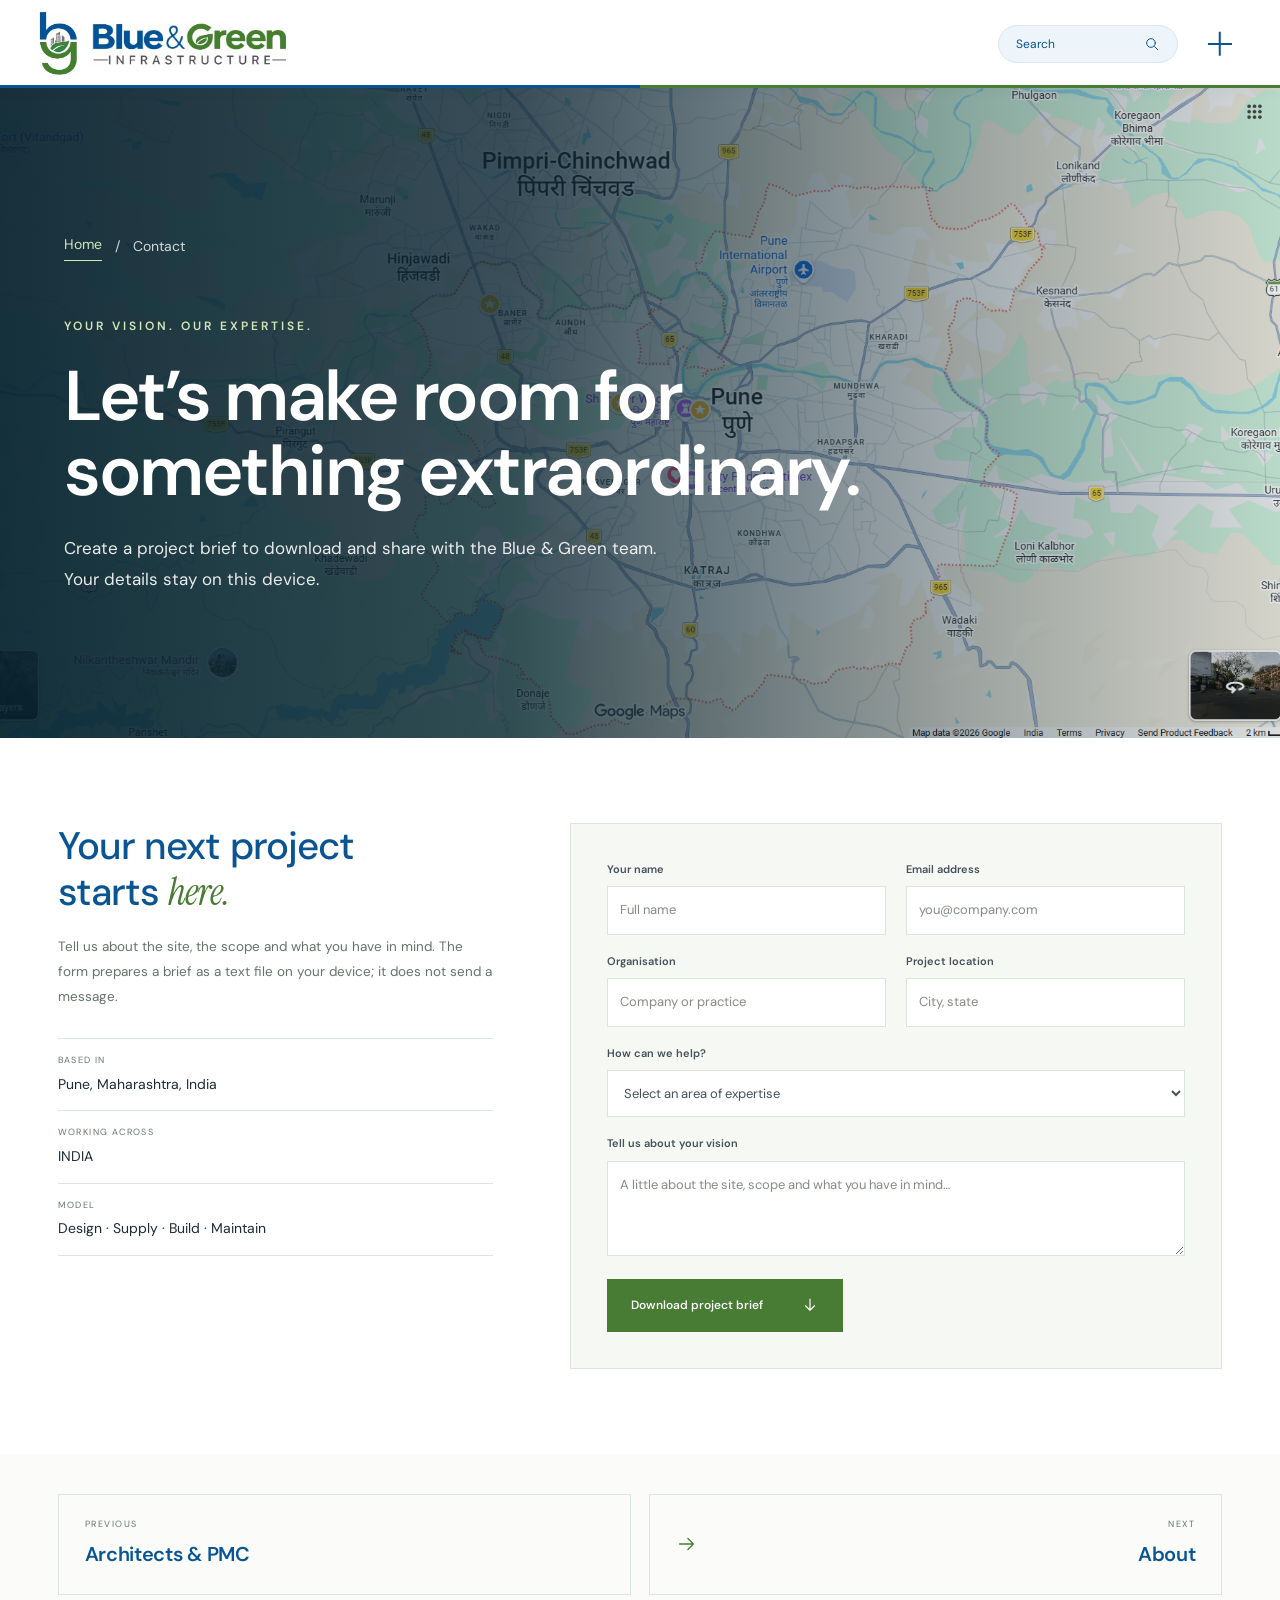
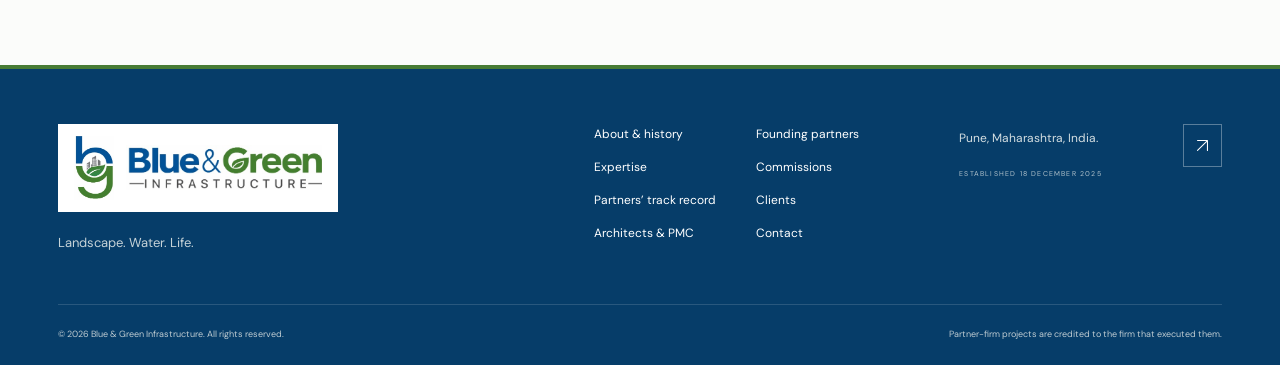
<file: contact.html>
<!doctype html>
<html lang="en-IN">
  <head>
    <meta charset="UTF-8" />
    <meta name="viewport" content="width=device-width, initial-scale=1" />
    <meta name="theme-color" content="#095593" />
    <meta
      name="description"
      content="Plan a landscape, irrigation or water feature project with Blue & Green Infrastructure, Pune."
    />
    <meta property="og:title" content="Contact — Blue & Green Infrastructure" />
    <meta
      property="og:description"
      content="Plan a landscape, irrigation or water feature project with Blue & Green Infrastructure, Pune."
    />
    <meta property="og:type" content="website" />
    <title>Contact — Blue & Green Infrastructure</title>
    <link rel="icon" href="assets/favicon.svg" type="image/svg+xml" />
    <link rel="stylesheet" href="styles.css" />
    <script src="app.js" defer></script>
  </head>
  <body>
    <svg
      class="svg-definitions"
      xmlns="http://www.w3.org/2000/svg"
      aria-hidden="true"
    >
      <defs>
        <symbol id="arrow-up-right" viewBox="0 0 24 24">
          <path d="M5 19 19 5M5 5h14v14" />
        </symbol>
        <symbol id="arrow-right" viewBox="0 0 24 24">
          <path d="M4 12h15m-6-6 6 6-6 6" />
        </symbol>
        <symbol id="arrow-down" viewBox="0 0 24 24">
          <path d="M12 4v15m-6-6 6 6 6-6" />
        </symbol>
        <symbol id="plus" viewBox="0 0 24 24">
          <path d="M12 5v14M5 12h14" />
        </symbol>
        <symbol id="leaf" viewBox="0 0 32 32">
          <path d="M7 25C-1 11 13 7 27 5c-1 14-6 25-20 20Zm0 0L22 12" />
        </symbol>
        <symbol id="drop" viewBox="0 0 32 32">
          <path d="M16 3C12 10 6 14 6 21a10 10 0 0 0 20 0c0-7-6-11-10-18Z" />
          <path d="M11 20c0 4 2 6 5 6" />
        </symbol>
        <symbol id="sun" viewBox="0 0 32 32">
          <circle cx="16" cy="16" r="6" />
          <path
            d="M16 1v4m0 22v4M1 16h4m22 0h4M5 5l3 3m16 16 3 3M5 27l3-3M24 8l3-3"
          />
        </symbol>
        <symbol id="close" viewBox="0 0 24 24">
          <path d="m6 6 12 12M6 18 18 6" />
        </symbol>
        <symbol id="arrow-left" viewBox="0 0 24 24">
          <path d="M20 12H5m6-6-6 6 6 6" />
        </symbol>
        <symbol id="search" viewBox="0 0 24 24">
          <circle cx="10.5" cy="10.5" r="6.5" />
          <path d="m16 16 4.5 4.5" />
        </symbol>
        <symbol id="play" viewBox="0 0 24 24">
          <path d="m8 5 11 7-11 7Z" />
        </symbol>
        <symbol id="pause" viewBox="0 0 24 24">
          <path d="M8 5v14M16 5v14" />
        </symbol>
      </defs>
    </svg>
    <a class="skip-link" href="#main">Skip to content</a>

    <header class="site-header" id="top">
      <div class="header-inner">
        <a
          class="brand"
          href="index.html"
          aria-label="Blue and Green Infrastructure home"
        >
          <span class="brand-symbol" aria-hidden="true"
            ><img
              src="assets/brand-reference.jpeg"
              alt=""
              width="1600"
              height="589"
          /></span>
          <span class="brand-wordmark" aria-hidden="true"
            ><img
              src="assets/brand-reference.jpeg"
              alt=""
              width="1600"
              height="589"
          /></span>
        </a>
        <div class="header-actions">
          <button
            class="search-trigger"
            type="button"
            aria-label="Search the website"
          >
            <span>Search</span
            ><svg class="icon" aria-hidden="true"><use href="#search" /></svg>
          </button>
          <button
            class="menu-toggle"
            type="button"
            aria-label="Open navigation"
            aria-expanded="false"
            aria-controls="mobile-nav"
          >
            <span></span><span></span>
          </button>
        </div>
      </div>
      <nav
        class="mobile-nav"
        id="mobile-nav"
        aria-label="Main navigation"
        inert
      >
        <div class="menu-intro">
          <p>LANDSCAPE. WATER. LIFE.</p>
          <span>Thoughtfully connected.</span>
        </div>
        <div class="menu-links">
          <a href="index.html">Home <span>—</span></a>
          <a href="about.html">About <span>01</span></a>
          <a href="partners.html">Founding partners <span>02</span></a>
          <a href="expertise.html">Expertise <span>03</span></a>
          <a href="projects.html">Blue & Green commissions <span>04</span></a>
          <a href="track-record.html">Partners’ track record <span>05</span></a>
          <a href="clients.html">Clients of our partners <span>06</span></a>
          <a href="network.html">Architects & PMC <span>07</span></a>
          <a href="contact.html" aria-current="page"
            >Contact
            <svg class="icon" aria-hidden="true">
              <use href="#arrow-up-right" /></svg></a>
        </div>
        <p class="menu-location">
          Pune, Maharashtra · Established 18 December 2025
        </p>
      </nav>
    </header>

    <main id="main">




<section class="hero-banner">

    <!-- Banner Image -->
    <img src="assets/imgs/contact-banner.png"
         alt="Blue and Green Landscape"
         class="hero-bg">

    <!-- Overlay -->
    <div class="hero-overlay"></div>

    <!-- Content -->
    <div class="hero-content">

        <!-- Breadcrumb -->
        <div class="hero-breadcrumb">
            <a href="index.html">Home</a>
            <span>/</span>
            <span>Contact</span>
        </div>

        <!-- Heading Content -->
        <div class="hero-text">

            <span class="hero-label">YOUR VISION. OUR EXPERTISE.</span>

            <h1>
              Let’s make room for <br />something extraordinary.
            </h1>

            <p>
              Create a project brief to download and share with the Blue & Green team. Your details stay on this device.
            </p>

        </div>

    </div>

</section>








      <!-- <section class="page-banner" aria-labelledby="page-title">
        <div class="page-banner-copy">
          <nav class="breadcrumb" aria-label="Breadcrumb">
            <a href="index.html">Home</a><span aria-hidden="true">/</span
            ><span aria-current="page">Contact</span>
          </nav>
          <span class="eyebrow">YOUR VISION. OUR EXPERTISE.</span>
          <h1 id="page-title">
            Let’s make room for <br /><em>something extraordinary.</em>
          </h1>
          <p>
            Create a project brief to download and share with the Blue & Green
            team. Your details stay on this device.
          </p>
        </div>
        <figure class="page-banner-media">
          <img
            src="assets/contact-img.png"
            alt="Tree-lined entrance avenue at the Reliance Nagothane manufacturing division"
            width="2000"
            height="1500"
            fetchpriority="high"
          />
          <figcaption>
            Biofiltration 
          </figcaption>
        </figure>
      </section> -->

      <section class="contact-page section-space" aria-label="Project brief">
        <div class="container contact-grid">
          <div class="contact-aside reveal">
            <h2>Your next project <br />starts <em>here.</em></h2>
            <p>
              Tell us about the site, the scope and what you have in mind. The
              form prepares a brief as a text file on your device; it does not
              send a message.
            </p>
            <dl>
              <div>
                <dt>Based in</dt>
                <dd>Pune, Maharashtra, India</dd>
              </div>
              <div>
                <dt>Working across</dt>
                <dd>INDIA</dd>
              </div>
              <div>
                <dt>Model</dt>
                <dd>Design · Supply · Build · Maintain</dd>
              </div>
            </dl>
          </div>
          <div class="contact-form reveal">
            <form id="enquiry-form">
              <div class="form-row">
                <label
                  >Your name
                  <input
                    name="name"
                    autocomplete="name"
                    required
                    maxlength="100"
                    placeholder="Full name" /></label
                ><label
                  >Email address
                  <input
                    name="email"
                    type="email"
                    autocomplete="email"
                    required
                    maxlength="150"
                    placeholder="you@company.com"
                /></label>
              </div>
              <div class="form-row">
                <label
                  >Organisation
                  <input
                    name="company"
                    autocomplete="organization"
                    maxlength="150"
                    placeholder="Company or practice" /></label
                ><label
                  >Project location
                  <input
                    name="location"
                    required
                    maxlength="150"
                    placeholder="City, state"
                /></label>
              </div>
              <label
                >How can we help?
                <select name="service" required>
                  <option value="">Select an area of expertise</option>
                  <option>Integrated landscape project</option>
                  <option>Landscape & horticulture</option>
                  <option>Smart irrigation & automation</option>
                  <option>Fountains & water features</option>
                  <option>Lake & pond management</option>
                  <option>Hardscape & civil engineering</option>
                  <option>Play & outdoor recreation</option>
                  <option>Green technology & solar</option>
                  <option>Landscape care & maintenance</option>
                </select></label
              ><label
                >Tell us about your vision
                <textarea
                  name="message"
                  rows="3"
                  required
                  minlength="10"
                  maxlength="3000"
                  placeholder="A little about the site, scope and what you have in mind…"
                ></textarea></label
              ><button class="button button-green" type="submit">
                Download project brief
                <svg class="icon"><use href="#arrow-down" /></svg>
              </button>
              <p
                class="form-status"
                id="form-status"
                role="status"
                aria-live="polite"
              ></p>
            </form>
          </div>
        </div>
      </section>

      <nav class="pager container" aria-label="Page navigation">
        <a class="pager-prev" href="network.html"
          ><span>Previous</span><strong>Architects & PMC</strong></a
        ><a class="pager-next" href="about.html"
          ><span>Next</span><strong>About</strong
          ><svg class="icon" aria-hidden="true"><use href="#arrow-right" /></svg></a>
      </nav>
    </main>

    <footer class="site-footer">
      <div class="container">
        <div class="footer-top">
          <div class="footer-brand">
            <a
              class="brand"
              href="index.html"
              aria-label="Blue and Green Infrastructure home"
              ><span class="brand-symbol" aria-hidden="true"
                ><img
                  src="assets/brand-reference.jpeg"
                  alt=""
                  width="1600"
                  height="589" /></span
              ><span class="brand-wordmark" aria-hidden="true"
                ><img
                  src="assets/brand-reference.jpeg"
                  alt=""
                  width="1600"
                  height="589" /></span
            ></a>
            <p>Landscape. Water. Life.</p>
          </div>
          <nav aria-label="Footer navigation">
            <a href="about.html">About & history</a
            ><a href="partners.html">Founding partners</a
            ><a href="expertise.html">Expertise</a
            ><a href="projects.html">Commissions</a
            ><a href="track-record.html">Partners’ track record</a
            ><a href="clients.html">Clients</a
            ><a href="network.html">Architects & PMC</a
            ><a href="contact.html">Contact</a>
          </nav>
          <div class="footer-location">
            <p>Pune, Maharashtra, India.</p>
            <span>ESTABLISHED 18 DECEMBER 2025</span>
          </div>
          <a class="back-top" href="#top" aria-label="Back to top"
            ><svg class="icon" aria-hidden="true">
              <use href="#arrow-up-right" /></svg></a>
        </div>
        <div class="footer-bottom">
          <p>
            © <span id="year">2026</span> Blue & Green Infrastructure. All
            rights reserved.
          </p>
          <span
            >Partner-firm projects are credited to the firm that executed
            them.</span
          >
        </div>
      </div>
    </footer>

    <dialog
      class="search-dialog"
      id="search-dialog"
      aria-labelledby="search-title"
    >
      <button class="dialog-close" type="button" aria-label="Close search">
        <svg class="icon" aria-hidden="true"><use href="#close" /></svg>
      </button>
      <h2 id="search-title">Explore Blue & Green</h2>
      <label for="site-search">Search projects, expertise and more</label>
      <div class="search-field">
        <input
          type="search"
          id="site-search"
          placeholder="What are you looking for?"
          autocomplete="off"
        /><svg class="icon" aria-hidden="true"><use href="#search" /></svg>
      </div>
      <p class="search-count" id="search-count" role="status"></p>
      <div id="search-results"></div>
    </dialog>

    <dialog
      class="detail-dialog"
      id="detail-dialog"
      aria-labelledby="detail-title"
    >
      <button class="dialog-close" type="button" aria-label="Close details">
        <svg class="icon"><use href="#close" /></svg>
      </button>
      <div id="detail-content"></div>
    </dialog>
  </body>
</html>
</file>
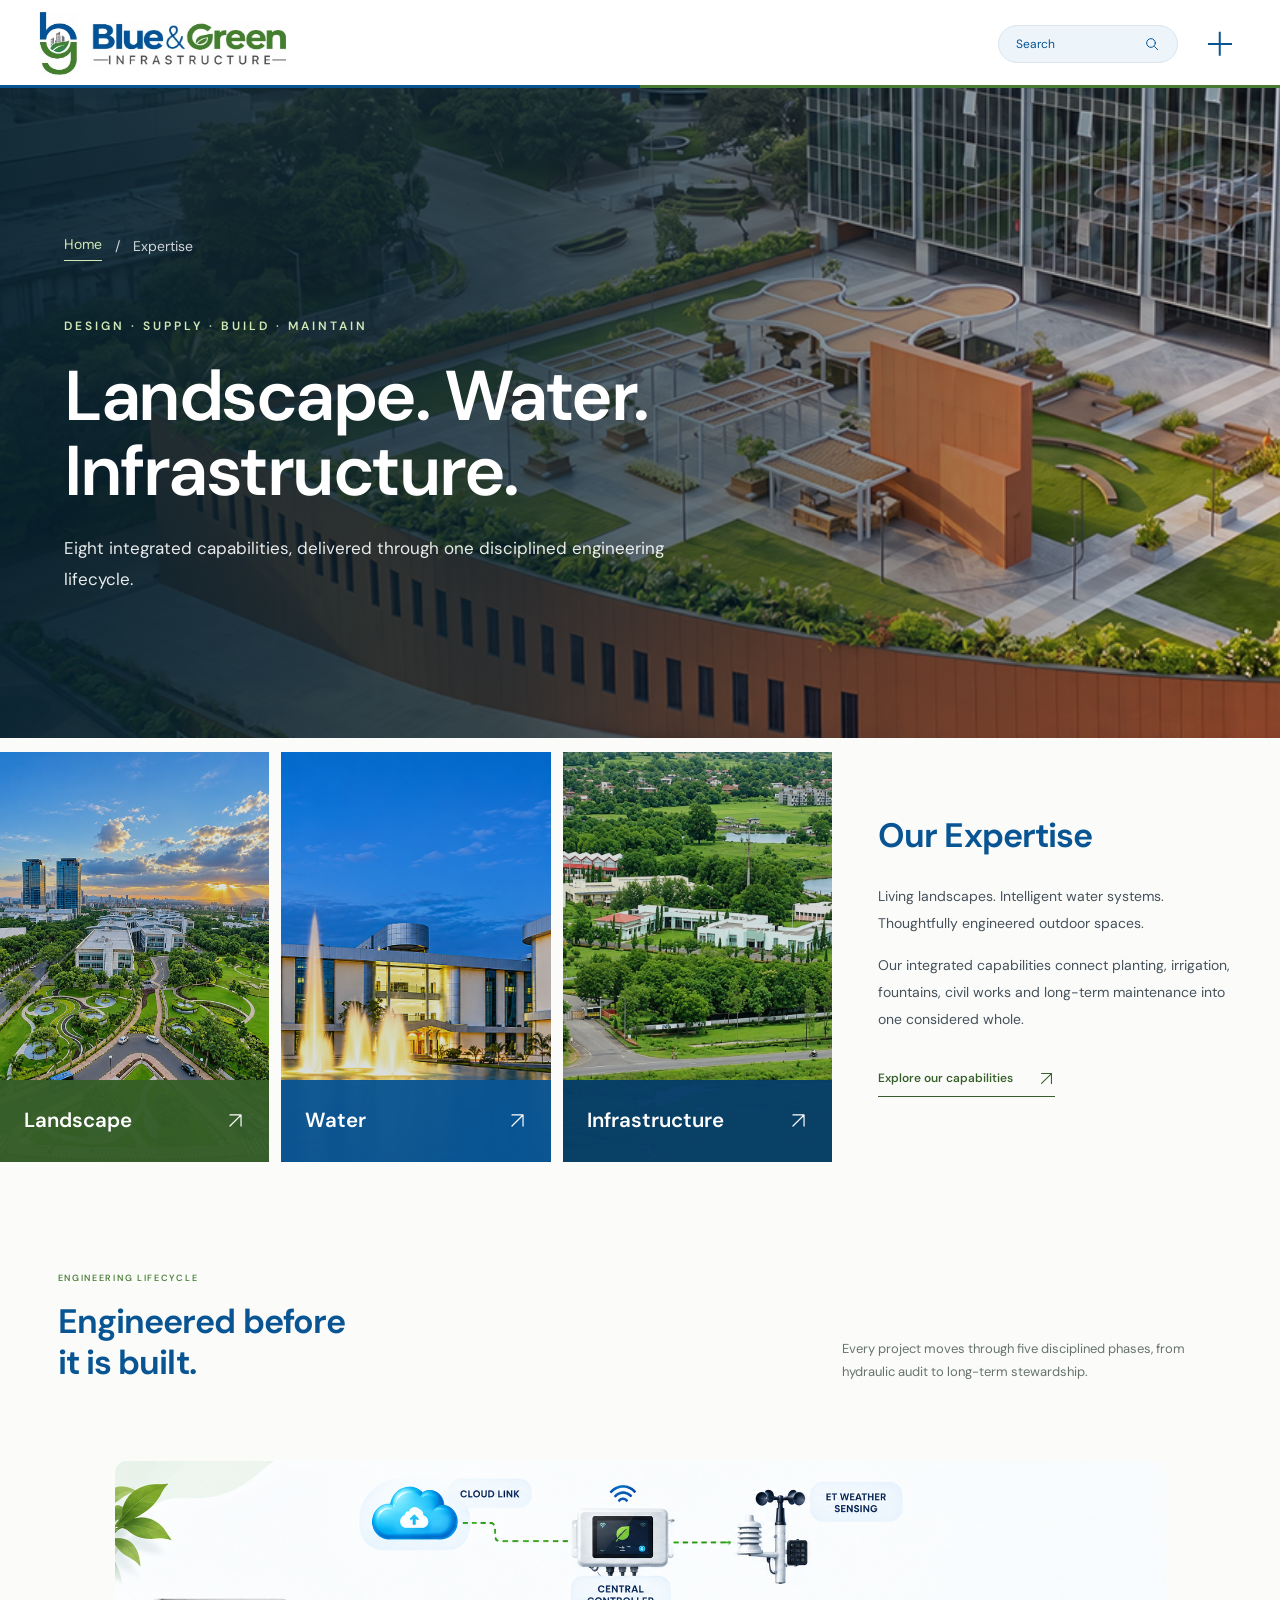
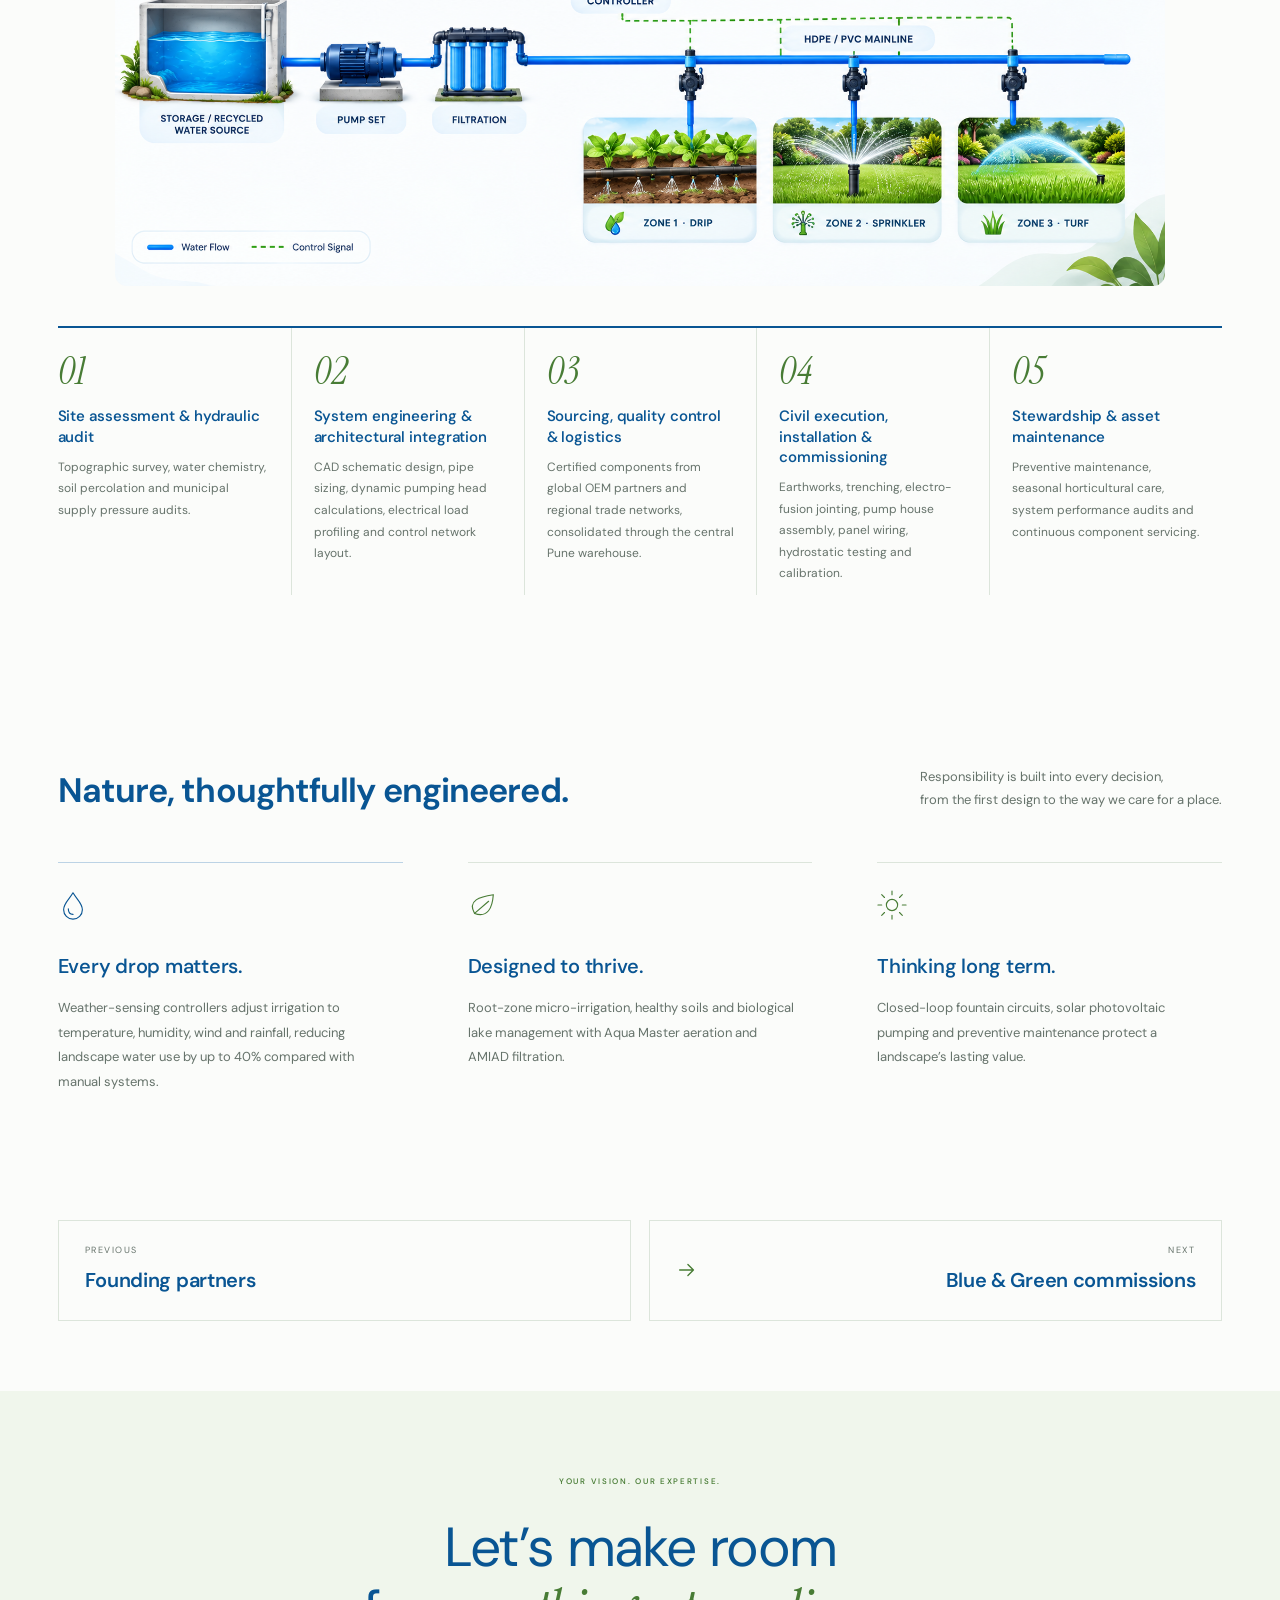
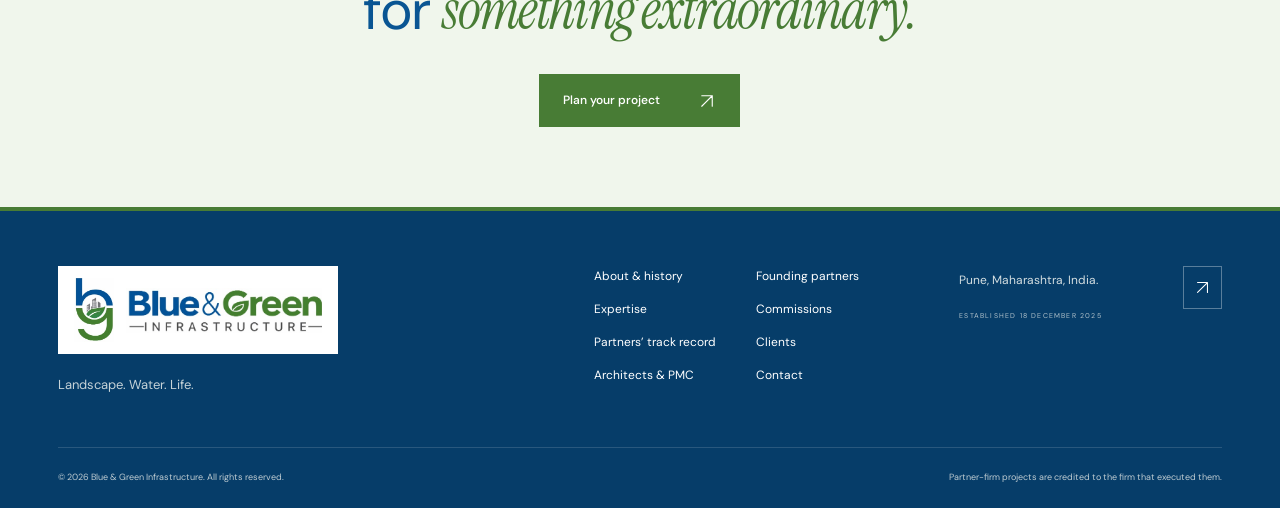
<file: expertise.html>
<!doctype html>
<html lang="en-IN">
  <head>
    <meta charset="UTF-8" />
    <meta name="viewport" content="width=device-width, initial-scale=1" />
    <meta name="theme-color" content="#095593" />
    <meta
      name="description"
      content="Landscape, smart irrigation, architectural water features and civil infrastructure, delivered through a five-phase engineering lifecycle."
    />
    <meta
      property="og:title"
      content="Expertise — Blue & Green Infrastructure"
    />
    <meta
      property="og:description"
      content="Landscape, smart irrigation, architectural water features and civil infrastructure, delivered through a five-phase engineering lifecycle."
    />
    <meta property="og:type" content="website" />
    <title>Expertise — Blue & Green Infrastructure</title>
    <link rel="icon" href="assets/favicon.svg" type="image/svg+xml" />
    <link rel="stylesheet" href="styles.css" />
    <script src="app.js" defer></script>
  </head>
  <body>
    <svg
      class="svg-definitions"
      xmlns="http://www.w3.org/2000/svg"
      aria-hidden="true"
    >
      <defs>
        <symbol id="arrow-up-right" viewBox="0 0 24 24">
          <path d="M5 19 19 5M5 5h14v14" />
        </symbol>
        <symbol id="arrow-right" viewBox="0 0 24 24">
          <path d="M4 12h15m-6-6 6 6-6 6" />
        </symbol>
        <symbol id="arrow-down" viewBox="0 0 24 24">
          <path d="M12 4v15m-6-6 6 6 6-6" />
        </symbol>
        <symbol id="plus" viewBox="0 0 24 24">
          <path d="M12 5v14M5 12h14" />
        </symbol>
        <symbol id="leaf" viewBox="0 0 32 32">
          <path d="M7 25C-1 11 13 7 27 5c-1 14-6 25-20 20Zm0 0L22 12" />
        </symbol>
        <symbol id="drop" viewBox="0 0 32 32">
          <path d="M16 3C12 10 6 14 6 21a10 10 0 0 0 20 0c0-7-6-11-10-18Z" />
          <path d="M11 20c0 4 2 6 5 6" />
        </symbol>
        <symbol id="sun" viewBox="0 0 32 32">
          <circle cx="16" cy="16" r="6" />
          <path
            d="M16 1v4m0 22v4M1 16h4m22 0h4M5 5l3 3m16 16 3 3M5 27l3-3M24 8l3-3"
          />
        </symbol>
        <symbol id="close" viewBox="0 0 24 24">
          <path d="m6 6 12 12M6 18 18 6" />
        </symbol>
        <symbol id="arrow-left" viewBox="0 0 24 24">
          <path d="M20 12H5m6-6-6 6 6 6" />
        </symbol>
        <symbol id="search" viewBox="0 0 24 24">
          <circle cx="10.5" cy="10.5" r="6.5" />
          <path d="m16 16 4.5 4.5" />
        </symbol>
        <symbol id="play" viewBox="0 0 24 24">
          <path d="m8 5 11 7-11 7Z" />
        </symbol>
        <symbol id="pause" viewBox="0 0 24 24">
          <path d="M8 5v14M16 5v14" />
        </symbol>
      </defs>
    </svg>
    <a class="skip-link" href="#main">Skip to content</a>

    <header class="site-header" id="top">
      <div class="header-inner">
        <a
          class="brand"
          href="index.html"
          aria-label="Blue and Green Infrastructure home"
        >
          <span class="brand-symbol" aria-hidden="true"
            ><img
              src="assets/brand-reference.jpeg"
              alt=""
              width="1600"
              height="589"
          /></span>
          <span class="brand-wordmark" aria-hidden="true"
            ><img
              src="assets/brand-reference.jpeg"
              alt=""
              width="1600"
              height="589"
          /></span>
        </a>
        <div class="header-actions">
          <button
            class="search-trigger"
            type="button"
            aria-label="Search the website"
          >
            <span>Search</span
            ><svg class="icon" aria-hidden="true"><use href="#search" /></svg>
          </button>
          <button
            class="menu-toggle"
            type="button"
            aria-label="Open navigation"
            aria-expanded="false"
            aria-controls="mobile-nav"
          >
            <span></span><span></span>
          </button>
        </div>
      </div>
      <nav
        class="mobile-nav"
        id="mobile-nav"
        aria-label="Main navigation"
        inert
      >
        <div class="menu-intro">
          <p>LANDSCAPE. WATER. LIFE.</p>
          <span>Thoughtfully connected.</span>
        </div>
        <div class="menu-links">
          <a href="index.html">Home <span>—</span></a>
          <a href="about.html">About <span>01</span></a>
          <a href="partners.html">Founding partners <span>02</span></a>
          <a href="expertise.html" aria-current="page"
            >Expertise <span>03</span></a
          >
          <a href="projects.html">Blue & Green commissions <span>04</span></a>
          <a href="track-record.html">Partners’ track record <span>05</span></a>
          <a href="clients.html">Clients of our partners <span>06</span></a>
          <a href="network.html">Architects & PMC <span>07</span></a>
          <a href="contact.html"
            >Contact
            <svg class="icon" aria-hidden="true">
              <use href="#arrow-up-right" /></svg></a>
        </div>
        <p class="menu-location">
          Pune, Maharashtra · Established 18 December 2025
        </p>
      </nav>
    </header>

    <main id="main">




<section class="hero-banner">

    <!-- Banner Image -->
    <img src="assets/imgs/expertise-banner.webp"
         alt="Blue and Green Landscape"
         class="hero-bg">

    <!-- Overlay -->
    <div class="hero-overlay"></div>

    <!-- Content -->
    <div class="hero-content">

        <!-- Breadcrumb -->
        <div class="hero-breadcrumb">
            <a href="index.html">Home</a>
            <span>/</span>
            <span>Expertise</span>
        </div>

        <!-- Heading Content -->
        <div class="hero-text">

            <span class="hero-label">DESIGN · SUPPLY · BUILD · MAINTAIN</span>

            <h1>
              Landscape. Water. <br />Infrastructure.
            </h1>

            <p>
              Eight integrated capabilities, delivered through one disciplined engineering lifecycle.
            </p>

        </div>

    </div>

</section>






      <!-- <section class="page-banner" aria-labelledby="page-title">
        <div class="page-banner-copy">
          <nav class="breadcrumb" aria-label="Breadcrumb">
            <a href="index.html">Home</a><span aria-hidden="true">/</span
            ><span aria-current="page">Expertise</span>
          </nav>
          <span class="eyebrow">DESIGN · SUPPLY · BUILD · MAINTAIN</span>
          <h1 id="page-title">Landscape. Water. <br />Infrastructure.</h1>
          <p>
            Eight integrated capabilities, delivered through one disciplined
            engineering lifecycle.
          </p>
        </div>
        <figure class="page-banner-media">
          <img
            src="assets/image24.png"
            alt="Aerial view of a green industrial campus with water bodies"
            width="529"
            height="378"
            fetchpriority="high"
          />
          <figcaption>
            Reliance Industries, Nagothane
          </figcaption>
        </figure>
      </section> -->

      <section
        class="split-section expertise"
        id="expertise"
        aria-labelledby="expertise-heading"
      >
        <div class="expertise-tiles">
          <button
            class="expertise-tile"
            type="button"
            data-expertise="landscape"
          >
            <img
              src="assets/Golden Hour City Park Panorama.png"
              alt="Mature trees and landscaped pathways at Reliance Corporate Park"
              width="496"
              height="619"
              loading="lazy"
            /><span
              >Landscape<svg class="icon" aria-hidden="true">
                <use href="#arrow-up-right" /></svg></span>
          </button>
          <button class="expertise-tile" type="button" data-expertise="water">
            <img
              src="assets/image29.png"
              alt="Architectural fountains illuminated at dusk"
              width="688"
              height="465"
              loading="lazy"
            /><span
              >Water<svg class="icon" aria-hidden="true">
                <use href="#arrow-up-right" /></svg></span>
          </button>
          <button
            class="expertise-tile"
            type="button"
            data-expertise="infrastructure"
          >
            <img
              src="assets/image24.png"
              alt="Aerial view of a green industrial campus with water bodies"
              width="529"
              height="378"
              loading="lazy"
            /><span
              >Infrastructure<svg class="icon" aria-hidden="true">
                <use href="#arrow-up-right" /></svg></span>
          </button>
        </div>
        <div class="split-copy">
          <h2 id="expertise-heading">Our Expertise</h2>
          <p>
            Living landscapes. Intelligent water systems. Thoughtfully
            engineered outdoor spaces.
          </p>
          <p>
            Our integrated capabilities connect planting, irrigation, fountains,
            civil works and long-term maintenance into one considered whole.
          </p>
          <button class="text-link" type="button" data-expertise="all">
            Explore our capabilities
            <svg class="icon" aria-hidden="true">
              <use href="#arrow-up-right" />
            </svg>
          </button>
        </div>
      </section>

      <section
        class="method section-space"
        id="method"
        aria-labelledby="method-heading"
      >
        <div class="container">
          <div class="section-heading reveal">
            <div>
              <span class="eyebrow section-eyebrow">ENGINEERING LIFECYCLE</span>
              <h2 id="method-heading">Engineered before <br />it is built.</h2>
            </div>
            <p>
              Every project moves through five disciplined phases, from
              hydraulic audit to long-term stewardship.
            </p>
          </div>
          <section class="irrigation-image-section">
    <div class="container">
        <div class="irrigation-image-wrapper">
            <img 
                src="assets/imgs/Smart Irrigation System Architecture.png" 
                alt="Smart Irrigation System"
                loading="lazy"
            >
        </div>
    </div>
</section>
          <ol class="phases reveal">
            <li>
              <span class="phase-no">01</span>
              <h3>Site assessment & hydraulic audit</h3>
              <p>
                Topographic survey, water chemistry, soil percolation and
                municipal supply pressure audits.
              </p>
            </li>
            <li>
              <span class="phase-no">02</span>
              <h3>System engineering & architectural integration</h3>
              <p>
                CAD schematic design, pipe sizing, dynamic pumping head
                calculations, electrical load profiling and control network
                layout.
              </p>
            </li>
            <li>
              <span class="phase-no">03</span>
              <h3>Sourcing, quality control & logistics</h3>
              <p>
                Certified components from global OEM partners and regional trade
                networks, consolidated through the central Pune warehouse.
              </p>
            </li>
            <li>
              <span class="phase-no">04</span>
              <h3>Civil execution, installation & commissioning</h3>
              <p>
                Earthworks, trenching, electro-fusion jointing, pump house
                assembly, panel wiring, hydrostatic testing and calibration.
              </p>
            </li>
            <li>
              <span class="phase-no">05</span>
              <h3>Stewardship & asset maintenance</h3>
              <p>
                Preventive maintenance, seasonal horticultural care, system
                performance audits and continuous component servicing.
              </p>
            </li>
          </ol>
        </div>
      </section>

      <section
        class="sustainability section-space container"
        id="sustainability"
        aria-labelledby="sustainability-heading"
      >
        <div class="section-heading">
          <h2 id="sustainability-heading">Nature, thoughtfully engineered.</h2>
          <p>
            Responsibility is built into every decision, <br />from the first
            design to the way we care for a place.
          </p>
        </div>
        <div class="sustainability-principles">
          <article>
            <svg aria-hidden="true"><use href="#drop" /></svg>
            <h3>Every drop matters.</h3>
            <p>
              Weather-sensing controllers adjust irrigation to temperature,
              humidity, wind and rainfall, reducing landscape water use by up to
              40% compared with manual systems.
            </p>
          </article>
          <article>
            <svg aria-hidden="true"><use href="#leaf" /></svg>
            <h3>Designed to thrive.</h3>
            <p>
              Root-zone micro-irrigation, healthy soils and biological lake
              management with Aqua Master aeration and AMIAD filtration.
            </p>
          </article>
          <article>
            <svg aria-hidden="true"><use href="#sun" /></svg>
            <h3>Thinking long term.</h3>
            <p>
              Closed-loop fountain circuits, solar photovoltaic pumping and
              preventive maintenance protect a landscape’s lasting value.
            </p>
          </article>
        </div>
      </section>

      <nav class="pager container" aria-label="Page navigation">
        <a class="pager-prev" href="partners.html"
          ><span>Previous</span><strong>Founding partners</strong></a
        ><a class="pager-next" href="projects.html"
          ><span>Next</span><strong>Blue & Green commissions</strong
          ><svg class="icon" aria-hidden="true"><use href="#arrow-right" /></svg></a>
      </nav>

      <section class="contact" id="contact" aria-labelledby="contact-heading">
        <div class="container">
          <span class="eyebrow">YOUR VISION. OUR EXPERTISE.</span>
          <h2 id="contact-heading">
            Let’s make room <br />for <em>something extraordinary.</em>
          </h2>
          <a class="button button-green" href="contact.html"
            >Plan your project
            <svg class="icon" aria-hidden="true">
              <use href="#arrow-up-right" /></svg></a>
        </div>
      </section>
    </main>

    <footer class="site-footer">
      <div class="container">
        <div class="footer-top">
          <div class="footer-brand">
            <a
              class="brand"
              href="index.html"
              aria-label="Blue and Green Infrastructure home"
              ><span class="brand-symbol" aria-hidden="true"
                ><img
                  src="assets/brand-reference.jpeg"
                  alt=""
                  width="1600"
                  height="589" /></span
              ><span class="brand-wordmark" aria-hidden="true"
                ><img
                  src="assets/brand-reference.jpeg"
                  alt=""
                  width="1600"
                  height="589" /></span
            ></a>
            <p>Landscape. Water. Life.</p>
          </div>
          <nav aria-label="Footer navigation">
            <a href="about.html">About & history</a
            ><a href="partners.html">Founding partners</a
            ><a href="expertise.html">Expertise</a
            ><a href="projects.html">Commissions</a
            ><a href="track-record.html">Partners’ track record</a
            ><a href="clients.html">Clients</a
            ><a href="network.html">Architects & PMC</a
            ><a href="contact.html">Contact</a>
          </nav>
          <div class="footer-location">
            <p>Pune, Maharashtra, India.</p>
            <span>ESTABLISHED 18 DECEMBER 2025</span>
          </div>
          <a class="back-top" href="#top" aria-label="Back to top"
            ><svg class="icon" aria-hidden="true">
              <use href="#arrow-up-right" /></svg></a>
        </div>
        <div class="footer-bottom">
          <p>
            © <span id="year">2026</span> Blue & Green Infrastructure. All
            rights reserved.
          </p>
          <span
            >Partner-firm projects are credited to the firm that executed
            them.</span
          >
        </div>
      </div>
    </footer>

    <dialog
      class="search-dialog"
      id="search-dialog"
      aria-labelledby="search-title"
    >
      <button class="dialog-close" type="button" aria-label="Close search">
        <svg class="icon" aria-hidden="true"><use href="#close" /></svg>
      </button>
      <h2 id="search-title">Explore Blue & Green</h2>
      <label for="site-search">Search projects, expertise and more</label>
      <div class="search-field">
        <input
          type="search"
          id="site-search"
          placeholder="What are you looking for?"
          autocomplete="off"
        /><svg class="icon" aria-hidden="true"><use href="#search" /></svg>
      </div>
      <p class="search-count" id="search-count" role="status"></p>
      <div id="search-results"></div>
    </dialog>

    <dialog
      class="detail-dialog"
      id="detail-dialog"
      aria-labelledby="detail-title"
    >
      <button class="dialog-close" type="button" aria-label="Close details">
        <svg class="icon"><use href="#close" /></svg>
      </button>
      <div id="detail-content"></div>
    </dialog>
    <dialog
      class="enquiry-dialog"
      id="enquiry-dialog"
      aria-labelledby="enquiry-title"
    >
      <button
        class="dialog-close"
        type="button"
        aria-label="Close project brief"
      >
        <svg class="icon"><use href="#close" /></svg>
      </button>
      <div class="enquiry-intro">
        <span class="eyebrow">LET’S BUILD SOMETHING MEANINGFUL</span>
        <h2 id="enquiry-title">
          Your next project <br />starts <em>here.</em>
        </h2>
        <p>
          Create a project brief to download and share with the Blue & Green
          team. Your details stay on this device.
        </p>
      </div>
      <form id="enquiry-form">
        <div class="form-row">
          <label
            >Your name
            <input
              name="name"
              autocomplete="name"
              required
              maxlength="100"
              placeholder="Full name" /></label
          ><label
            >Email address
            <input
              name="email"
              type="email"
              autocomplete="email"
              required
              maxlength="150"
              placeholder="you@company.com"
          /></label>
        </div>
        <div class="form-row">
          <label
            >Organisation
            <input
              name="company"
              autocomplete="organization"
              maxlength="150"
              placeholder="Company or practice" /></label
          ><label
            >Project location
            <input
              name="location"
              required
              maxlength="150"
              placeholder="City, state"
          /></label>
        </div>
        <label
          >How can we help?
          <select name="service" required>
            <option value="">Select an area of expertise</option>
            <option>Integrated landscape project</option>
            <option>Landscape & horticulture</option>
            <option>Smart irrigation & automation</option>
            <option>Fountains & water features</option>
            <option>Lake & pond management</option>
            <option>Hardscape & civil engineering</option>
            <option>Play & outdoor recreation</option>
            <option>Green technology & solar</option>
            <option>Landscape care & maintenance</option>
          </select></label
        ><label
          >Tell us about your vision
          <textarea
            name="message"
            rows="3"
            required
            minlength="10"
            maxlength="3000"
            placeholder="A little about the site, scope and what you have in mind…"
          ></textarea></label
        ><button class="button button-green" type="submit">
          Download project brief
          <svg class="icon"><use href="#arrow-down" /></svg>
        </button>
        <p
          class="form-status"
          id="form-status"
          role="status"
          aria-live="polite"
        ></p>
      </form>
    </dialog>
  </body>
</html>
</file>
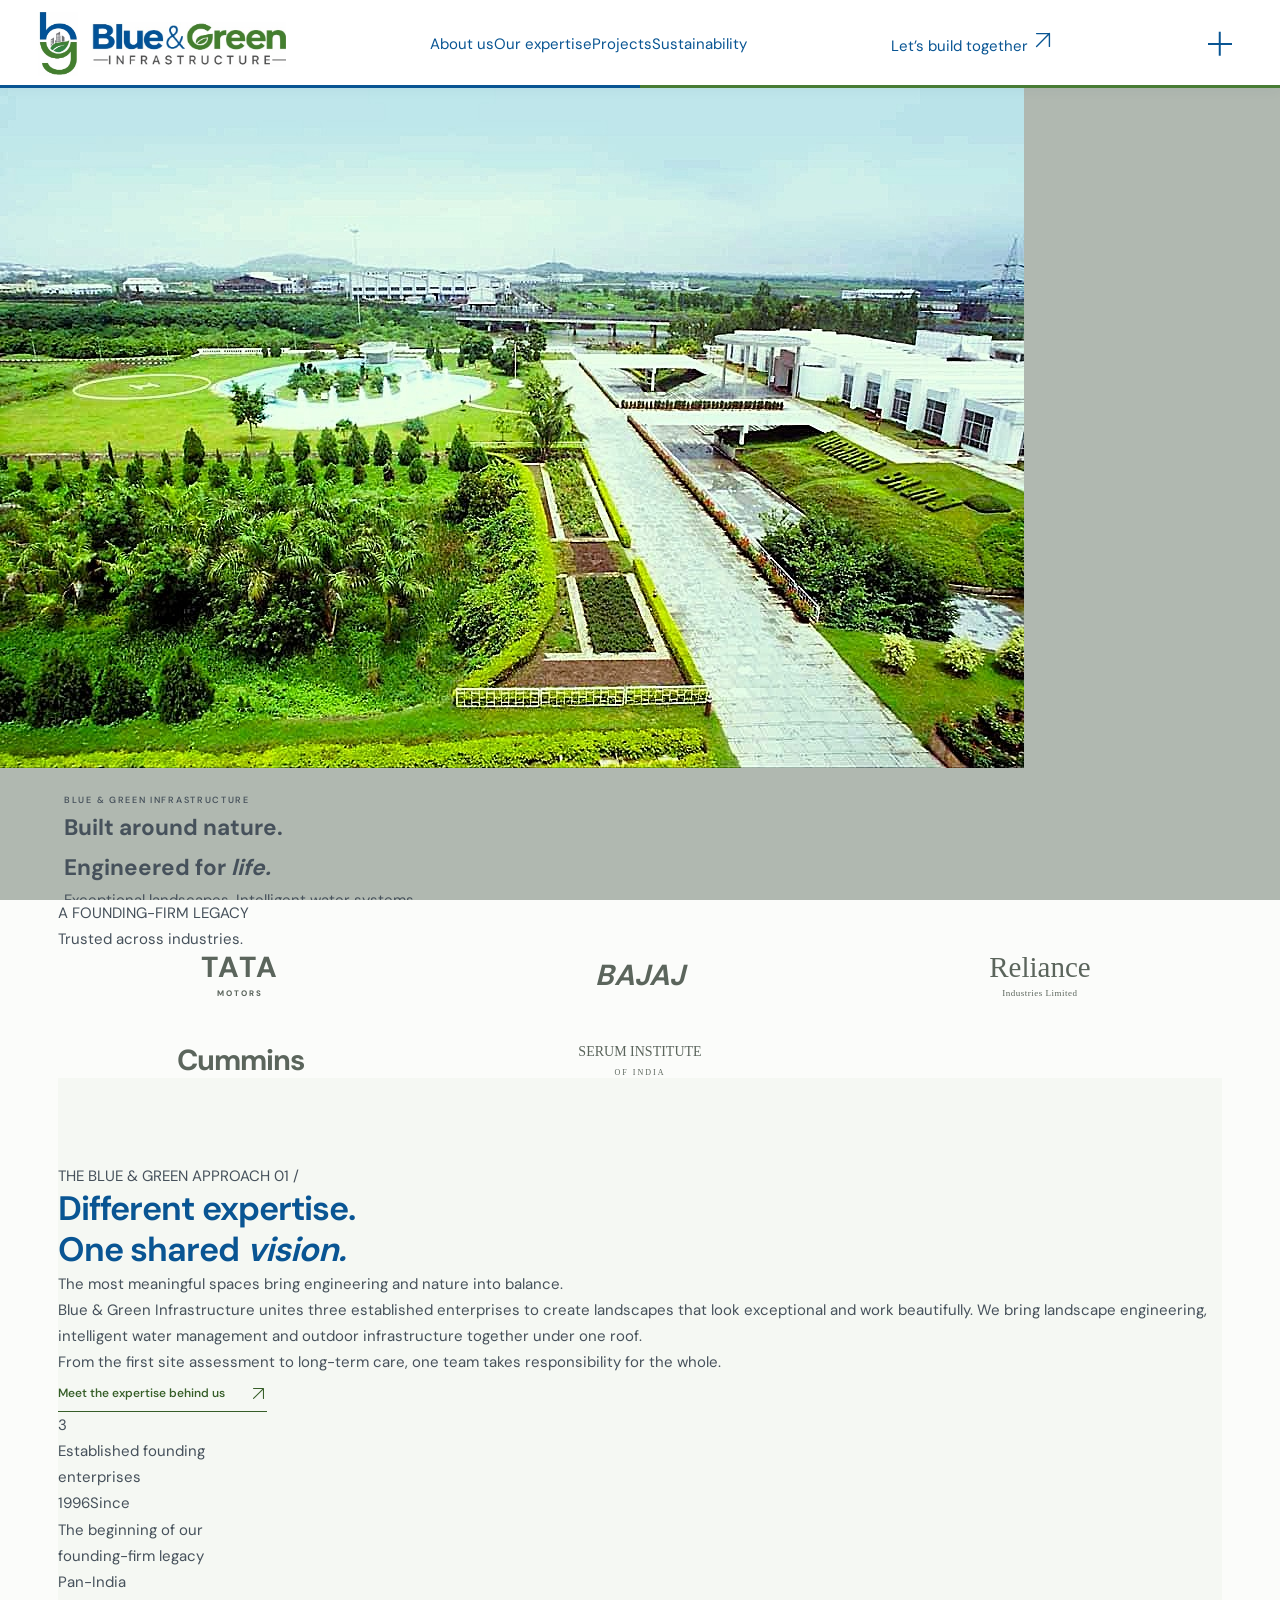
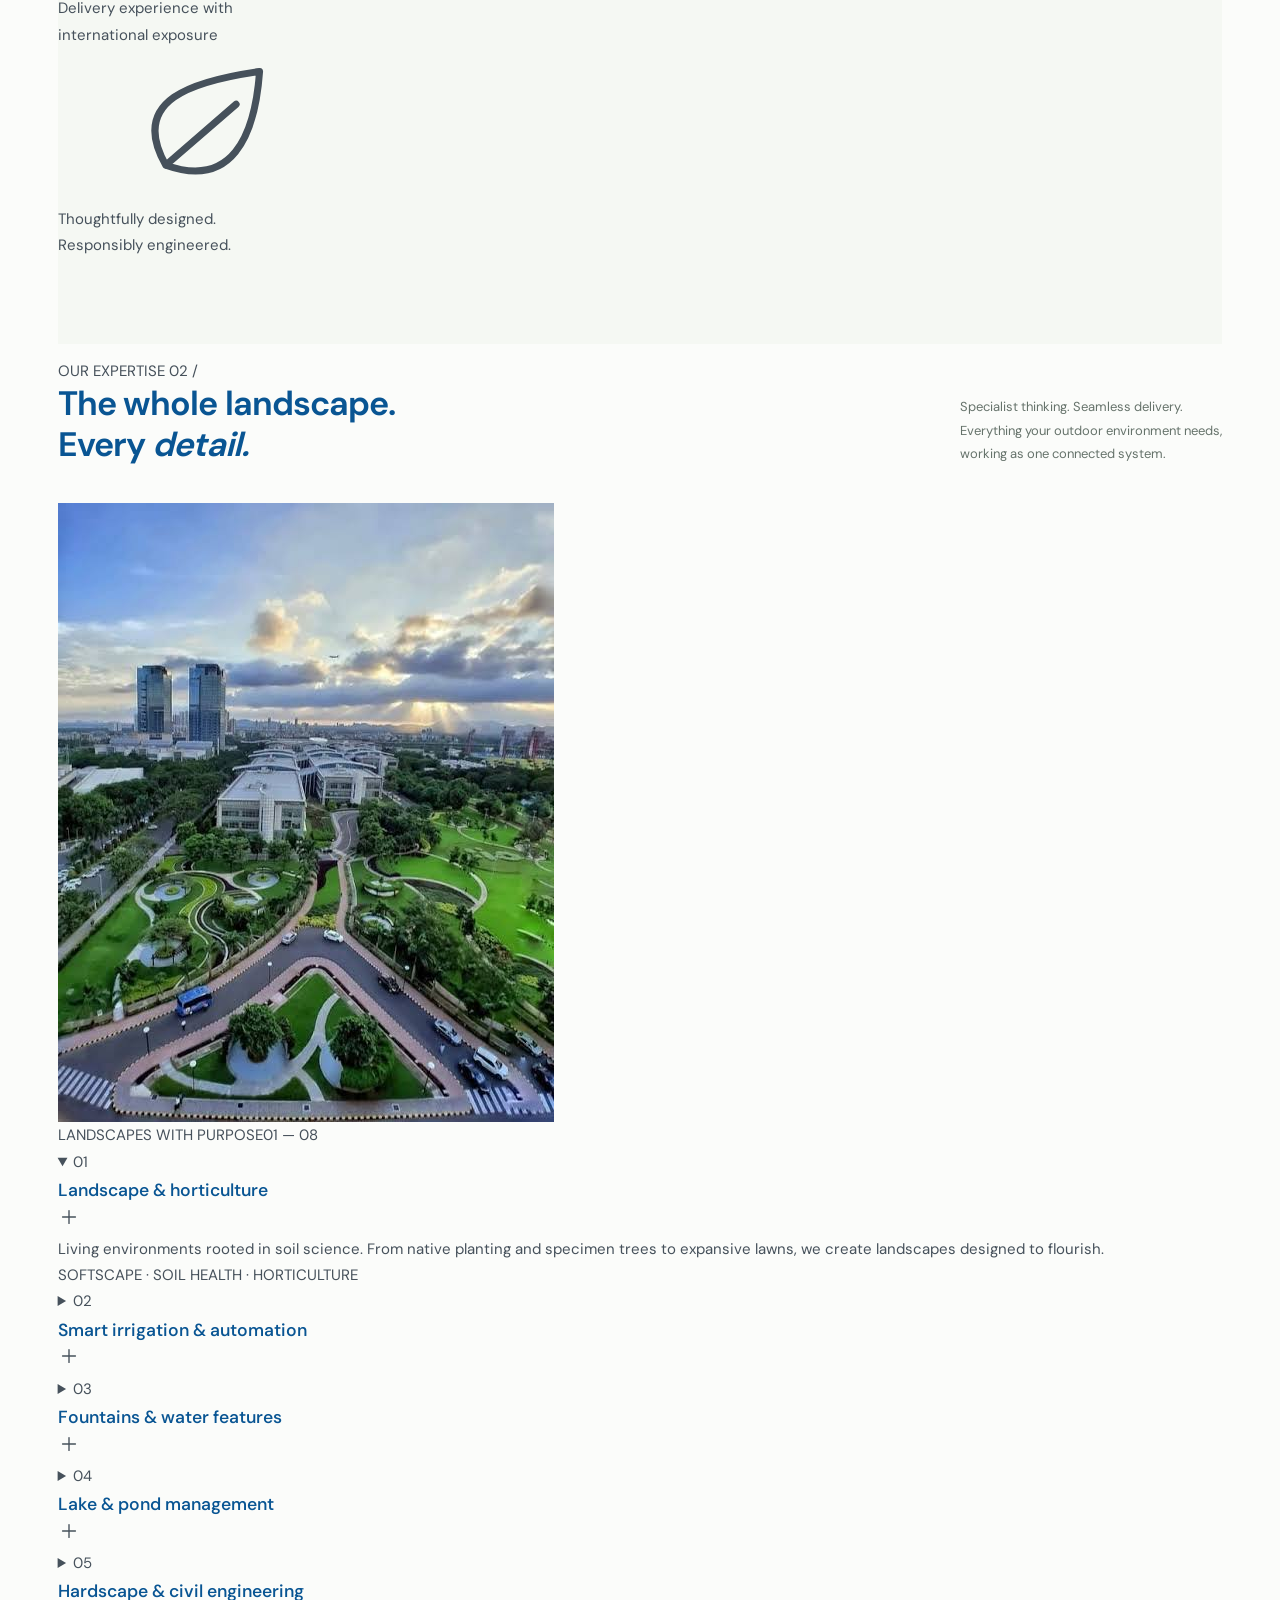
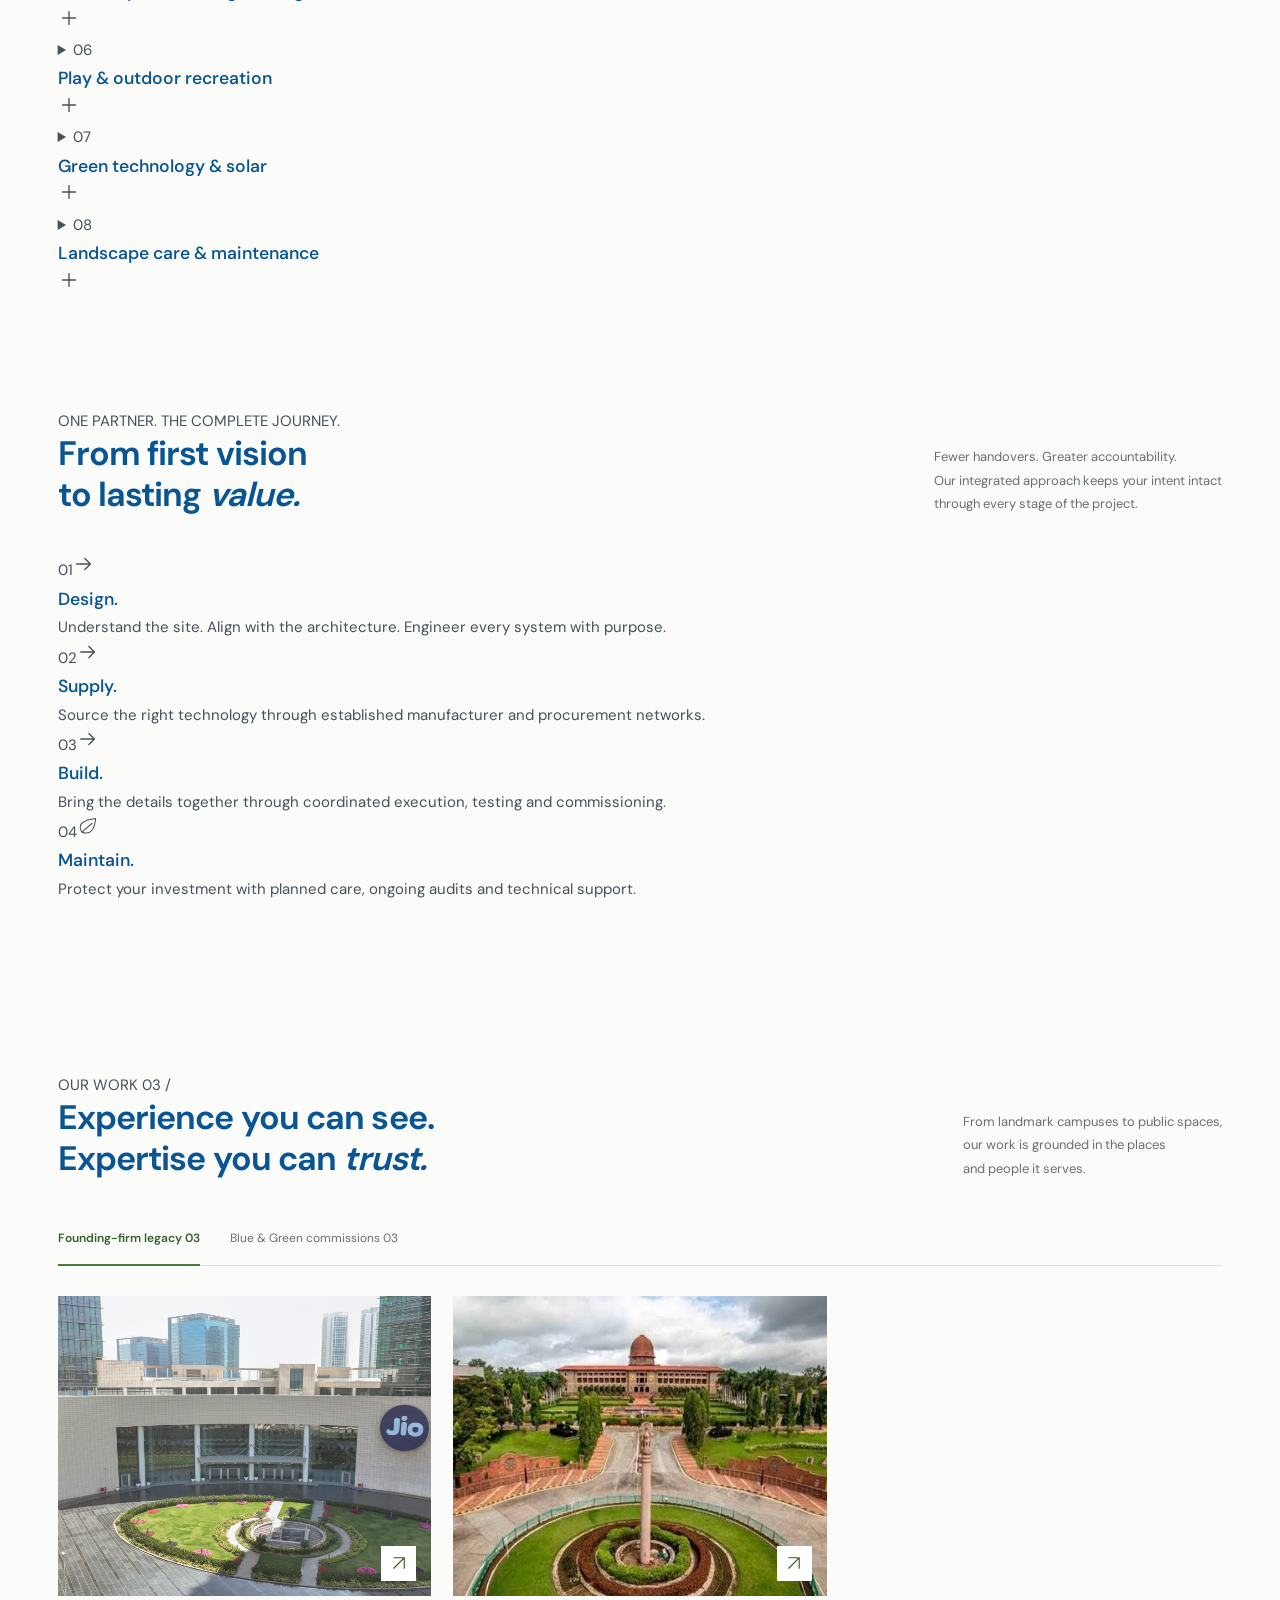
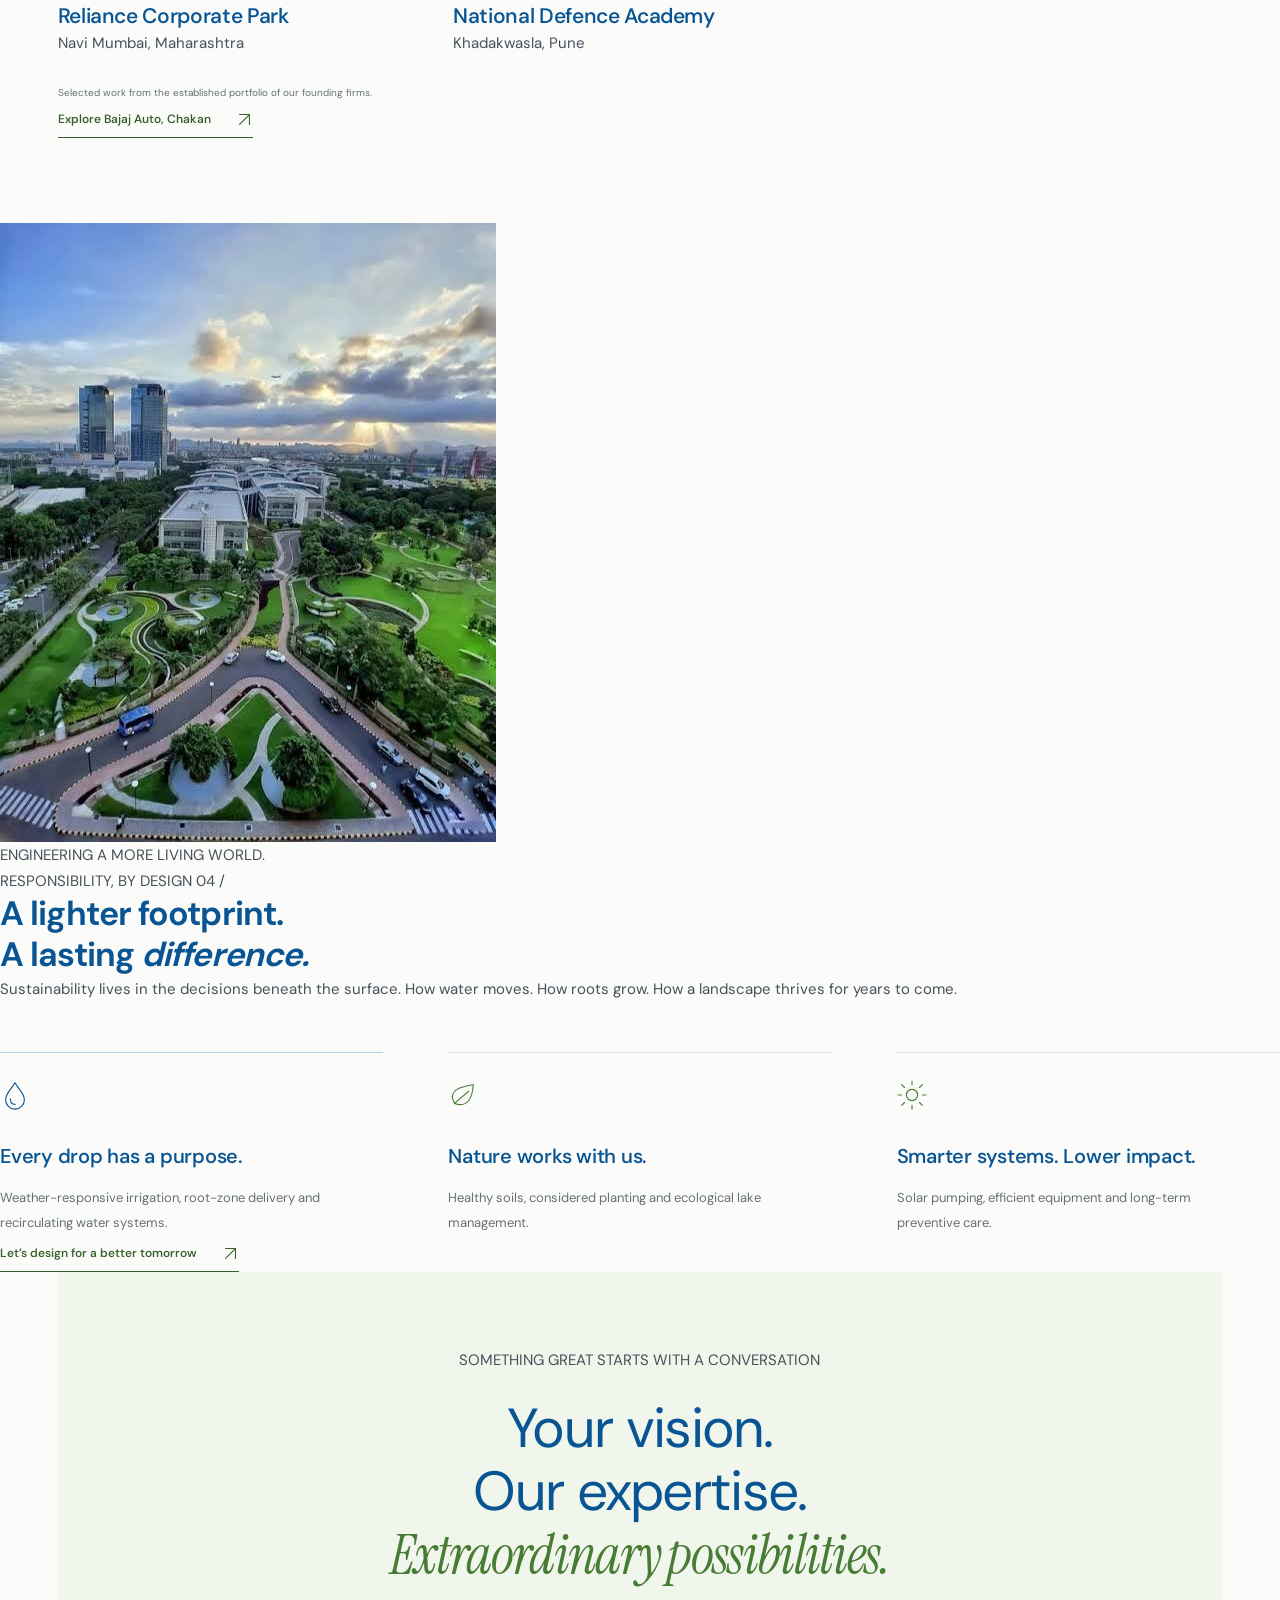
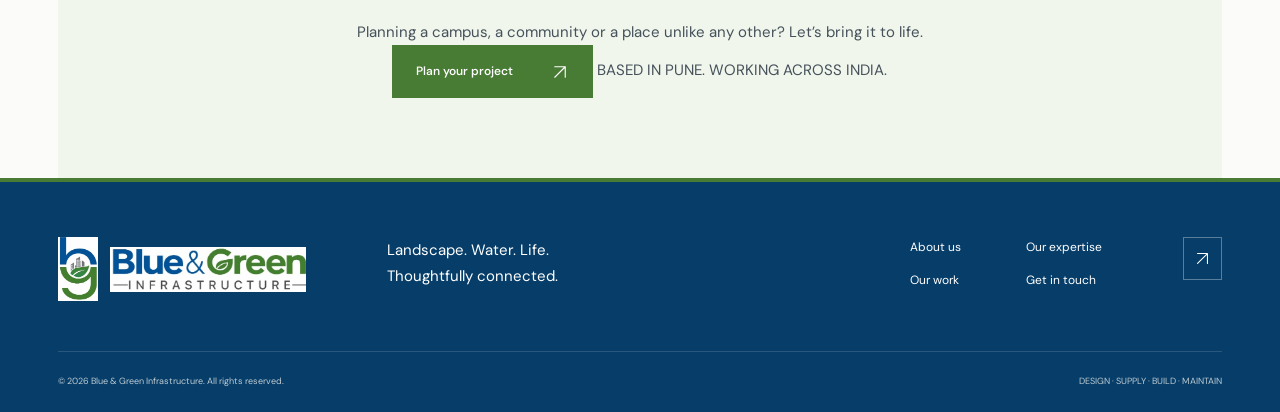
<file: index - Copy.html>
<!doctype html>
<html lang="en-IN">
<head>
  <meta charset="UTF-8">
  <meta name="viewport" content="width=device-width, initial-scale=1">
  <meta name="theme-color" content="#163e32">
  <meta name="description" content="Blue & Green Infrastructure brings landscape engineering, smart irrigation and architectural water features together. Design. Supply. Build. Maintain. Based in Pune, working across India.">
  <meta property="og:title" content="Blue & Green Infrastructure — Nature, thoughtfully engineered.">
  <meta property="og:description" content="Integrated landscape engineering and intelligent water infrastructure. One partner, from first vision to lasting value.">
  <meta property="og:type" content="website">
  <title>Blue & Green Infrastructure — Nature, thoughtfully engineered.</title>
  <link rel="icon" href="assets/favicon.svg" type="image/svg+xml">
  <link rel="preload" href="assets/image16.jpg" as="image" fetchpriority="high">
  <link rel="stylesheet" href="styles.css">
  <script src="app.js" defer></script>
</head>
<body>
  <svg class="svg-definitions" xmlns="http://www.w3.org/2000/svg" aria-hidden="true"><defs>
    <symbol id="arrow-up-right" viewBox="0 0 24 24"><path d="M5 19 19 5M5 5h14v14"/></symbol>
    <symbol id="arrow-right" viewBox="0 0 24 24"><path d="M4 12h15m-6-6 6 6-6 6"/></symbol>
    <symbol id="arrow-down" viewBox="0 0 24 24"><path d="M12 4v15m-6-6 6 6 6-6"/></symbol>
    <symbol id="plus" viewBox="0 0 24 24"><path d="M12 5v14M5 12h14"/></symbol>
    <symbol id="leaf" viewBox="0 0 32 32"><path d="M7 25C-1 11 13 7 27 5c-1 14-6 25-20 20Zm0 0L22 12"/></symbol>
    <symbol id="drop" viewBox="0 0 32 32"><path d="M16 3C12 10 6 14 6 21a10 10 0 0 0 20 0c0-7-6-11-10-18Z"/><path d="M11 20c0 4 2 6 5 6"/></symbol>
    <symbol id="sun" viewBox="0 0 32 32"><circle cx="16" cy="16" r="6"/><path d="M16 1v4m0 22v4M1 16h4m22 0h4M5 5l3 3m16 16 3 3M5 27l3-3M24 8l3-3"/></symbol>
    <symbol id="close" viewBox="0 0 24 24"><path d="m6 6 12 12M6 18 18 6"/></symbol>
  </defs></svg>
  <a class="skip-link" href="#main">Skip to content</a>

  <header class="site-header" id="top">
    <div class="header-inner">
      <a class="brand" href="#top" aria-label="Blue and Green Infrastructure home">
        <span class="brand-symbol" aria-hidden="true"><img src="assets/brand-reference.jpeg" alt="" width="1600" height="589"></span>
        <span class="brand-wordmark" aria-hidden="true"><img src="assets/brand-reference.jpeg" alt="" width="1600" height="589"></span>
      </a>
      <nav class="desktop-nav" aria-label="Main navigation">
        <a href="#about">About us</a><a href="#expertise">Our expertise</a><a href="#projects">Projects</a><a href="#sustainability">Sustainability</a>
      </nav>
      <a class="header-cta" href="#contact">Let’s build together <svg class="icon"><use href="#arrow-up-right"/></svg></a>
      <button class="menu-toggle" type="button" aria-label="Open navigation" aria-expanded="false" aria-controls="mobile-nav"><span></span><span></span></button>
    </div>
    <nav class="mobile-nav" id="mobile-nav" aria-label="Mobile navigation" inert>
      <a href="#about">About us <span>01</span></a><a href="#expertise">Our expertise <span>02</span></a><a href="#projects">Projects <span>03</span></a><a href="#sustainability">Sustainability <span>04</span></a><a href="#contact">Let’s build together <svg class="icon"><use href="#arrow-up-right"/></svg></a>
      <p>Rooted in Pune. Working across India.</p>
    </nav>
  </header>

  <main id="main">
    <section class="hero" aria-labelledby="hero-heading">
      <img class="hero-image" src="assets/image16.jpg" alt="Expansive landscaped campus with green lawns, a water feature and modern industrial architecture" width="1024" height="680" fetchpriority="high">
      <div class="hero-shade"></div>
      <div class="hero-content container">
        <p class="eyebrow hero-eyebrow"><span class="small-rule"></span> BLUE & GREEN INFRASTRUCTURE</p>
        <h1 id="hero-heading">Built around nature.<br>Engineered for <em>life.</em></h1>
        <div class="hero-intro"><p>Exceptional landscapes. Intelligent water systems.<br>One integrated partner, from vision to lasting value.</p><a class="button button-white" href="#expertise">Explore our expertise <svg class="icon"><use href="#arrow-up-right"/></svg></a></div>
        <div class="hero-bottom"><a class="scroll-cue" href="#about"><span class="circle-arrow"><svg class="icon"><use href="#arrow-down"/></svg></span> A better environment begins here</a><p class="photo-credit">BAJAJ AUTO, CHAKAN<span>Founding-firm project legacy</span></p></div>
      </div>
      <div class="hero-side-label">LANDSCAPE · WATER · LIFE</div>
    </section>

    <div class="legacy-strip container">
      <p>A FOUNDING-FIRM LEGACY<br><span>Trusted across industries.</span></p>
      <div class="client-names" aria-label="Selected clients of our founding firms"><span class="client-tata">TATA <small>MOTORS</small></span><span class="client-bajaj">BAJAJ</span><span class="client-reliance">Reliance <small>Industries Limited</small></span><span class="client-cummins">Cummins</span><span class="client-serum">SERUM INSTITUTE<br><small>OF INDIA</small></span></div>
    </div>

    <section class="about section-space container" id="about" aria-labelledby="about-heading">
      <div class="section-label"><span class="green-dot"></span> THE BLUE & GREEN APPROACH <span class="section-index">01 /</span></div>
      <div class="about-grid"><h2 id="about-heading">Different expertise.<br>One shared <em>vision.</em></h2><div class="about-copy"><p class="lead">The most meaningful spaces bring engineering and nature into balance.</p><p>Blue & Green Infrastructure unites three established enterprises to create landscapes that look exceptional and work beautifully. We bring landscape engineering, intelligent water management and outdoor infrastructure together under one roof.</p><p>From the first site assessment to long-term care, one team takes responsibility for the whole.</p><button class="text-link" type="button" data-story>Meet the expertise behind us <svg class="icon"><use href="#arrow-up-right"/></svg></button></div></div>
      <div class="about-facts"><div><span class="fact-number">3</span><p>Established founding<br>enterprises</p></div><div><span class="fact-number">1996<span class="fact-prefix">Since</span></span><p>The beginning of our<br>founding-firm legacy</p></div><div><span class="fact-number fact-word">Pan-India</span><p>Delivery experience with<br>international exposure</p></div><div class="fact-principle"><svg class="leaf-icon"><use href="#leaf"/></svg><p>Thoughtfully designed.<br>Responsibly engineered.</p></div></div>
    </section>

    <section class="expertise section-space" id="expertise" aria-labelledby="expertise-heading">
      <div class="container">
        <div class="section-label"><span class="green-dot"></span> OUR EXPERTISE <span class="section-index">02 /</span></div>
        <div class="section-heading"><h2 id="expertise-heading">The whole landscape.<br>Every <em>detail.</em></h2><p>Specialist thinking. Seamless delivery.<br>Everything your outdoor environment needs,<br>working as one connected system.</p></div>
        <div class="expertise-grid">
          <div class="expertise-visual"><img id="expertise-image" src="assets/image19.jpg" alt="Landscaped pathways, mature trees and water features at Reliance Corporate Park" width="496" height="619" loading="lazy"><div class="expertise-image-caption"><span id="expertise-image-label">LANDSCAPES WITH PURPOSE</span><span class="image-caption-index" id="expertise-image-index">01 — 08</span></div></div>
          <div class="service-list">
            <details class="service" open data-image="assets/image19.jpg" data-alt="Landscaped pathways and mature trees at Reliance Corporate Park" data-caption="LANDSCAPES WITH PURPOSE"><summary><span class="service-number">01</span><h3>Landscape & horticulture</h3><svg class="icon"><use href="#plus"/></svg></summary><div class="service-body"><p>Living environments rooted in soil science. From native planting and specimen trees to expansive lawns, we create landscapes designed to flourish.</p><span>SOFTSCAPE · SOIL HEALTH · HORTICULTURE</span></div></details>
            <details class="service" data-image="assets/image16.jpg" data-alt="Extensive planted campus and lawns supported by engineered water systems" data-caption="INTELLIGENT WATER. HEALTHIER LANDSCAPES."><summary><span class="service-number">02</span><h3>Smart irrigation & automation</h3><svg class="icon"><use href="#plus"/></svg></summary><div class="service-body"><p>Precisely engineered drip and sprinkler networks, with weather-responsive controllers that deliver water where and when it is needed.</p><span>MICRO-IRRIGATION · SENSORS · CENTRAL CONTROL</span></div></details>
            <details class="service" data-image="assets/image29.jpg" data-alt="Illuminated fountains within an architectural reflecting pool" data-caption="WATER, GIVEN EXPRESSION"><summary><span class="service-number">03</span><h3>Fountains & water features</h3><svg class="icon"><use href="#plus"/></svg></summary><div class="service-body"><p>Reflecting pools, water curtains and dynamic fountains. Hydraulic precision meets architectural intent, with integrated lighting, filtration and controls.</p><span>FOUNTAINS · WATER WALLS · LIGHT & MOTION</span></div></details>
            <details class="service" data-image="assets/image25.jpg" data-alt="Engineered lake and landscaped grounds within a campus" data-caption="HEALTHIER WATER ECOSYSTEMS"><summary><span class="service-number">04</span><h3>Lake & pond management</h3><svg class="icon"><use href="#plus"/></svg></summary><div class="service-body"><p>Integrated aeration, filtration and ecological restoration for lakes, ponds and reservoirs, supporting clearer water and balanced aquatic environments.</p><span>AERATION · FILTRATION · ECOLOGICAL RESTORATION</span></div></details>
            <details class="service" data-image="assets/image15.jpg" data-alt="Curved hardscape and integrated landscape at Reliance Corporate Park" data-caption="A STRONG FOUNDATION, NATURALLY"><summary><span class="service-number">05</span><h3>Hardscape & civil engineering</h3><svg class="icon"><use href="#plus"/></svg></summary><div class="service-body"><p>Site grading, stone pathways, retaining structures and storm-water networks. The essential engineering that makes a landscape resilient.</p><span>CIVIL WORKS · PAVING · DRAINAGE</span></div></details>
            <details class="service" data-image="assets/image28.jpg" data-alt="Expansive outdoor grounds and gardens at the National Defence Academy" data-caption="OUTDOOR SPACES FOR EVERY GENERATION"><summary><span class="service-number">06</span><h3>Play & outdoor recreation</h3><svg class="icon"><use href="#plus"/></svg></summary><div class="service-body"><p>Thoughtfully planned outdoor play environments for communities, schools and public parks, with age-appropriate equipment and safety surfacing.</p><span>PLAY ENVIRONMENTS · RECREATION · SAFETY SURFACING</span></div></details>
            <details class="service" data-image="assets/image24.jpg" data-alt="Green landscape surrounding an industrial campus" data-caption="RESOURCEFUL BY DESIGN"><summary><span class="service-number">07</span><h3>Green technology & solar</h3><svg class="icon"><use href="#plus"/></svg></summary><div class="service-body"><p>Solar pumping and controlled-environment solutions that connect efficient water infrastructure with renewable energy and agricultural expertise.</p><span>SOLAR PUMPING · GREENHOUSES · CONTROLLED ENVIRONMENTS</span></div></details>
            <details class="service" data-image="assets/image23.jpg" data-alt="Well-maintained flowering landscape at Reliance Corporate Park" data-caption="LASTING CARE. LASTING VALUE."><summary><span class="service-number">08</span><h3>Landscape care & maintenance</h3><svg class="icon"><use href="#plus"/></svg></summary><div class="service-body"><p>Seasonal horticultural care, water audits and preventive equipment maintenance keep your landscape performing long after handover.</p><span>HORTICULTURE · PREVENTIVE CARE · WATER AUDITS</span></div></details>
          </div>
        </div>
      </div>
    </section>

    <section class="process section-space container" aria-labelledby="process-heading">
      <div class="section-label"><span class="green-dot"></span> ONE PARTNER. THE COMPLETE JOURNEY.</div>
      <div class="section-heading"><h2 id="process-heading">From first vision<br>to lasting <em>value.</em></h2><p>Fewer handovers. Greater accountability.<br>Our integrated approach keeps your intent intact<br>through every stage of the project.</p></div>
      <div class="process-steps"><article><div class="step-top"><span>01</span><svg class="icon"><use href="#arrow-right"/></svg></div><h3>Design.</h3><p>Understand the site. Align with the architecture. Engineer every system with purpose.</p></article><article><div class="step-top"><span>02</span><svg class="icon"><use href="#arrow-right"/></svg></div><h3>Supply.</h3><p>Source the right technology through established manufacturer and procurement networks.</p></article><article><div class="step-top"><span>03</span><svg class="icon"><use href="#arrow-right"/></svg></div><h3>Build.</h3><p>Bring the details together through coordinated execution, testing and commissioning.</p></article><article><div class="step-top"><span>04</span><svg class="icon"><use href="#leaf"/></svg></div><h3>Maintain.</h3><p>Protect your investment with planned care, ongoing audits and technical support.</p></article></div>
    </section>

    <section class="projects section-space" id="projects" aria-labelledby="projects-heading">
      <div class="container">
        <div class="section-label"><span class="green-dot"></span> OUR WORK <span class="section-index">03 /</span></div>
        <div class="section-heading"><h2 id="projects-heading">Experience you can see.<br>Expertise you can <em>trust.</em></h2><p>From landmark campuses to public spaces,<br>our work is grounded in the places<br>and people it serves.</p></div>
        <div class="project-tabs" role="tablist" aria-label="Project collections"><button id="legacy-tab" role="tab" aria-selected="true" aria-controls="legacy-projects" type="button">Founding-firm legacy <span>03</span></button><button id="current-tab" role="tab" aria-selected="false" aria-controls="current-projects" tabindex="-1" type="button">Blue & Green commissions <span>03</span></button></div>
        <div class="project-panel" id="legacy-projects" role="tabpanel" aria-labelledby="legacy-tab" tabindex="0">
          <div class="project-grid"><button class="project-item project-large" type="button" data-project="reliance"><div class="project-image"><img src="assets/image15.jpg" alt="Reliance Corporate Park with a circular landscaped courtyard" width="2048" height="1152" loading="lazy"><span class="project-arrow"><svg class="icon"><use href="#arrow-up-right"/></svg></span><span class="image-tag">CORPORATE & INDUSTRIAL</span></div><div class="project-title"><h3>Reliance Corporate Park</h3><span>Navi Mumbai, Maharashtra</span></div></button><button class="project-item" type="button" data-project="nda"><div class="project-image"><img src="assets/image28.jpg" alt="Formal gardens and historic architecture of the National Defence Academy" width="535" height="358" loading="lazy"><span class="project-arrow"><svg class="icon"><use href="#arrow-up-right"/></svg></span><span class="image-tag">INSTITUTIONAL</span></div><div class="project-title"><h3>National Defence Academy</h3><span>Khadakwasla, Pune</span></div></button></div>
          <div class="project-footnote"><p>Selected work from the established portfolio of our founding firms.</p><button class="text-link" type="button" data-project="bajaj">Explore Bajaj Auto, Chakan <svg class="icon"><use href="#arrow-up-right"/></svg></button></div>
        </div>
        <div class="project-panel" id="current-projects" role="tabpanel" aria-labelledby="current-tab" tabindex="0" hidden>
          <div class="commission-list"><button type="button" data-project="tata"><span class="commission-number">01</span><div><span class="eyebrow">TATA MOTORS · PIMPRI-CHINCHWAD</span><h3>Ratan Tata Memorial</h3><p>Illuminated water curtain · End-to-end execution</p></div><svg class="icon"><use href="#arrow-up-right"/></svg></button><button type="button" data-project="adani"><span class="commission-number">02</span><div><span class="eyebrow">NAVI MUMBAI & HYDERABAD</span><h3>Adani Data Centre Campuses</h3><p>Landscape & irrigation design consultancy · 170.17 acres</p></div><svg class="icon"><use href="#arrow-up-right"/></svg></button><button type="button" data-project="brahmacorp"><span class="commission-number">03</span><div><span class="eyebrow">PERNEM, NORTH GOA</span><h3>Brahmacorp Mini-India Theme Park</h3><p>Landscape partner · Landscaping, irrigation & fountains</p></div><svg class="icon"><use href="#arrow-up-right"/></svg></button></div>
          <p class="commission-note">Selected Blue & Green Infrastructure commissions, as documented in our corporate portfolio.</p>
        </div>
      </div>
    </section>

    <section class="sustainability" id="sustainability" aria-labelledby="sustainability-heading">
      <div class="sustainability-image"><img src="assets/image19.jpg" alt="A green canopy surrounding carefully integrated landscape and water infrastructure" width="496" height="619" loading="lazy"><span>ENGINEERING A MORE LIVING WORLD.</span></div>
      <div class="sustainability-content"><div class="section-label"><span class="green-dot"></span> RESPONSIBILITY, BY DESIGN <span class="section-index">04 /</span></div><h2 id="sustainability-heading">A lighter footprint.<br>A lasting <em>difference.</em></h2><p>Sustainability lives in the decisions beneath the surface. How water moves. How roots grow. How a landscape thrives for years to come.</p><div class="sustainability-principles"><article><svg><use href="#drop"/></svg><div><h3>Every drop has a purpose.</h3><p>Weather-responsive irrigation, root-zone delivery and recirculating water systems.</p></div></article><article><svg><use href="#leaf"/></svg><div><h3>Nature works with us.</h3><p>Healthy soils, considered planting and ecological lake management.</p></div></article><article><svg><use href="#sun"/></svg><div><h3>Smarter systems. Lower impact.</h3><p>Solar pumping, efficient equipment and long-term preventive care.</p></div></article></div><a class="text-link light-link" href="#contact">Let’s design for a better tomorrow <svg class="icon"><use href="#arrow-up-right"/></svg></a></div>
    </section>

    <section class="contact section-space container" id="contact" aria-labelledby="contact-heading"><div><div class="section-label"><span class="green-dot"></span> SOMETHING GREAT STARTS WITH A CONVERSATION</div><h2 id="contact-heading">Your vision.<br>Our expertise.<br><em>Extraordinary possibilities.</em></h2></div><div class="contact-right"><p>Planning a campus, a community or a place unlike any other? Let’s bring it to life.</p><button class="button button-green" type="button" data-enquiry>Plan your project <svg class="icon"><use href="#arrow-up-right"/></svg></button><span class="contact-location"><span class="location-dot"></span> BASED IN PUNE. WORKING ACROSS INDIA.</span></div></section>
  </main>

  <footer class="site-footer"><div class="container"><div class="footer-top"><a class="brand" href="#top" aria-label="Blue and Green Infrastructure home"><span class="brand-symbol" aria-hidden="true"><img src="assets/brand-reference.jpeg" alt="" width="1600" height="589"></span><span class="brand-wordmark" aria-hidden="true"><img src="assets/brand-reference.jpeg" alt="" width="1600" height="589"></span></a><p>Landscape. Water. Life.<br><span>Thoughtfully connected.</span></p><nav aria-label="Footer navigation"><a href="#about">About us</a><a href="#expertise">Our expertise</a><a href="#projects">Our work</a><a href="#contact">Get in touch</a></nav><a class="back-top" href="#top" aria-label="Back to top"><svg class="icon"><use href="#arrow-up-right"/></svg></a></div><div class="footer-bottom"><p>© <span id="year">2026</span> Blue & Green Infrastructure. All rights reserved.</p><span>DESIGN · SUPPLY · BUILD · MAINTAIN</span></div></div></footer>

  <dialog class="detail-dialog" id="detail-dialog" aria-labelledby="detail-title"><button class="dialog-close" type="button" aria-label="Close details"><svg class="icon"><use href="#close"/></svg></button><div id="detail-content"></div></dialog>
  <dialog class="enquiry-dialog" id="enquiry-dialog" aria-labelledby="enquiry-title"><button class="dialog-close" type="button" aria-label="Close project brief"><svg class="icon"><use href="#close"/></svg></button><div class="enquiry-intro"><span class="eyebrow">LET’S BUILD SOMETHING MEANINGFUL</span><h2 id="enquiry-title">Your next project<br>starts <em>here.</em></h2><p>Create a project brief to download and share with the Blue & Green team. Your details stay on this device.</p></div><form id="enquiry-form"><div class="form-row"><label>Your name <input name="name" autocomplete="name" required maxlength="100" placeholder="Full name"></label><label>Email address <input name="email" type="email" autocomplete="email" required maxlength="150" placeholder="you@company.com"></label></div><div class="form-row"><label>Organisation <input name="company" autocomplete="organization" maxlength="150" placeholder="Company or practice"></label><label>Project location <input name="location" required maxlength="150" placeholder="City, state"></label></div><label>How can we help? <select name="service" required><option value="">Select an area of expertise</option><option>Integrated landscape project</option><option>Landscape & horticulture</option><option>Smart irrigation & automation</option><option>Fountains & water features</option><option>Lake & pond management</option><option>Hardscape & civil engineering</option><option>Play & outdoor recreation</option><option>Green technology & solar</option><option>Landscape care & maintenance</option></select></label><label>Tell us about your vision <textarea name="message" rows="3" required minlength="10" maxlength="3000" placeholder="A little about the site, scope and what you have in mind…"></textarea></label><button class="button button-green" type="submit">Download project brief <svg class="icon"><use href="#arrow-down"/></svg></button><p class="form-status" id="form-status" role="status" aria-live="polite"></p></form></dialog>
</body>
</html>
</file>
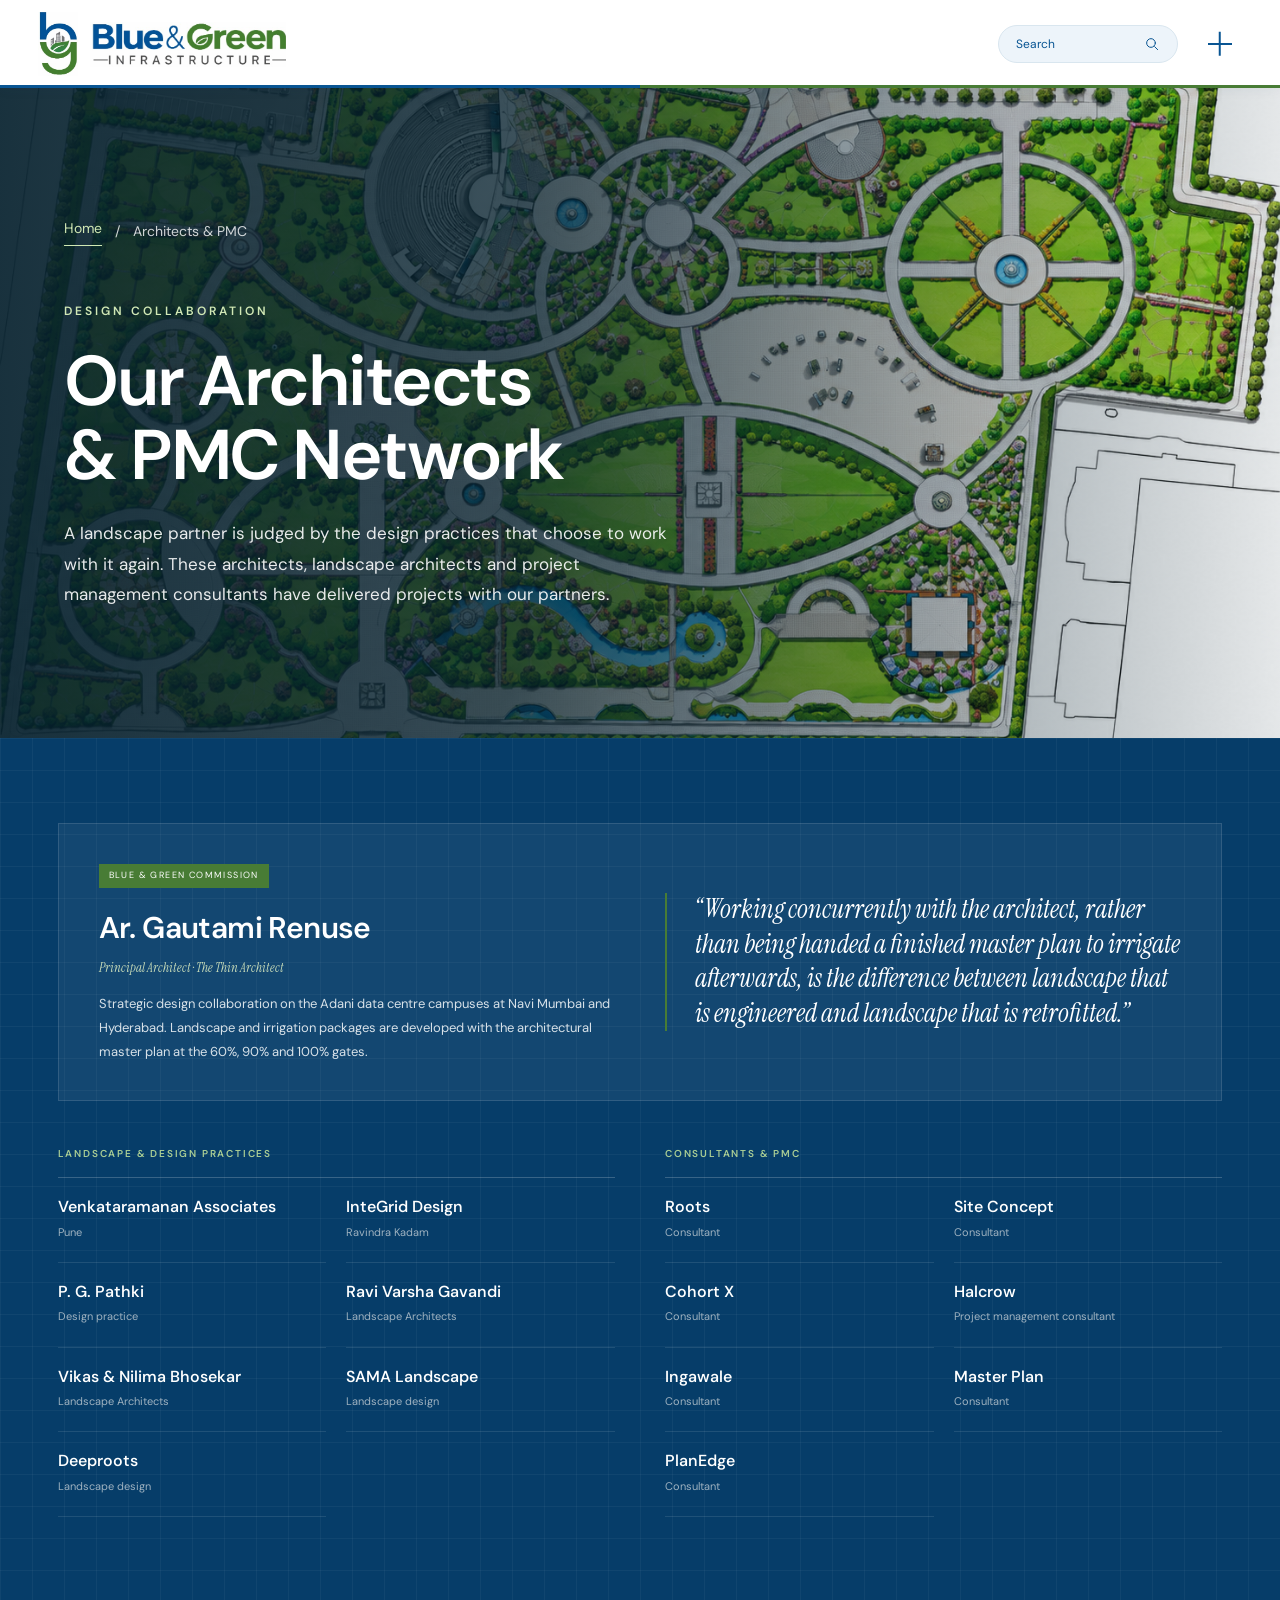
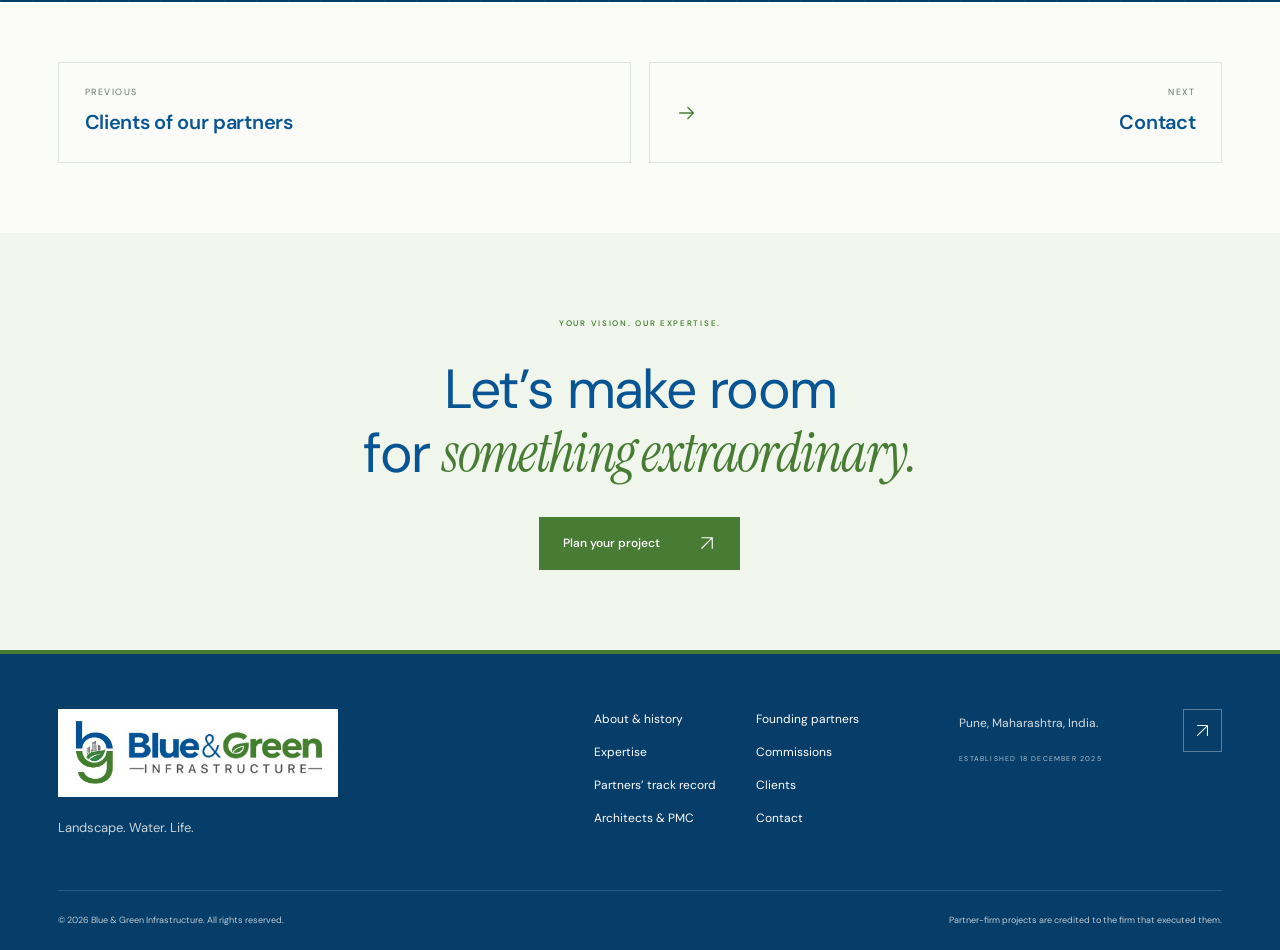
<file: network.html>
<!doctype html>
<html lang="en-IN">
  <head>
    <meta charset="UTF-8" />
    <meta name="viewport" content="width=device-width, initial-scale=1" />
    <meta name="theme-color" content="#095593" />
    <meta
      name="description"
      content="The architects, landscape architects and project management consultants our partners deliver projects with."
    />
    <meta
      property="og:title"
      content="Architects & PMC — Blue & Green Infrastructure"
    />
    <meta
      property="og:description"
      content="The architects, landscape architects and project management consultants our partners deliver projects with."
    />
    <meta property="og:type" content="website" />
    <title>Architects & PMC — Blue & Green Infrastructure</title>
    <link rel="icon" href="assets/favicon.svg" type="image/svg+xml" />
    <link rel="stylesheet" href="styles.css" />
    <script src="app.js" defer></script>
  </head>
  <body>
    <svg
      class="svg-definitions"
      xmlns="http://www.w3.org/2000/svg"
      aria-hidden="true"
    >
      <defs>
        <symbol id="arrow-up-right" viewBox="0 0 24 24">
          <path d="M5 19 19 5M5 5h14v14" />
        </symbol>
        <symbol id="arrow-right" viewBox="0 0 24 24">
          <path d="M4 12h15m-6-6 6 6-6 6" />
        </symbol>
        <symbol id="arrow-down" viewBox="0 0 24 24">
          <path d="M12 4v15m-6-6 6 6 6-6" />
        </symbol>
        <symbol id="plus" viewBox="0 0 24 24">
          <path d="M12 5v14M5 12h14" />
        </symbol>
        <symbol id="leaf" viewBox="0 0 32 32">
          <path d="M7 25C-1 11 13 7 27 5c-1 14-6 25-20 20Zm0 0L22 12" />
        </symbol>
        <symbol id="drop" viewBox="0 0 32 32">
          <path d="M16 3C12 10 6 14 6 21a10 10 0 0 0 20 0c0-7-6-11-10-18Z" />
          <path d="M11 20c0 4 2 6 5 6" />
        </symbol>
        <symbol id="sun" viewBox="0 0 32 32">
          <circle cx="16" cy="16" r="6" />
          <path
            d="M16 1v4m0 22v4M1 16h4m22 0h4M5 5l3 3m16 16 3 3M5 27l3-3M24 8l3-3"
          />
        </symbol>
        <symbol id="close" viewBox="0 0 24 24">
          <path d="m6 6 12 12M6 18 18 6" />
        </symbol>
        <symbol id="arrow-left" viewBox="0 0 24 24">
          <path d="M20 12H5m6-6-6 6 6 6" />
        </symbol>
        <symbol id="search" viewBox="0 0 24 24">
          <circle cx="10.5" cy="10.5" r="6.5" />
          <path d="m16 16 4.5 4.5" />
        </symbol>
        <symbol id="play" viewBox="0 0 24 24">
          <path d="m8 5 11 7-11 7Z" />
        </symbol>
        <symbol id="pause" viewBox="0 0 24 24">
          <path d="M8 5v14M16 5v14" />
        </symbol>
      </defs>
    </svg>
    <a class="skip-link" href="#main">Skip to content</a>

    <header class="site-header" id="top">
      <div class="header-inner">
        <a
          class="brand"
          href="index.html"
          aria-label="Blue and Green Infrastructure home"
        >
          <span class="brand-symbol" aria-hidden="true"
            ><img
              src="assets/brand-reference.jpeg"
              alt=""
              width="1600"
              height="589"
          /></span>
          <span class="brand-wordmark" aria-hidden="true"
            ><img
              src="assets/brand-reference.jpeg"
              alt=""
              width="1600"
              height="589"
          /></span>
        </a>
        <div class="header-actions">
          <button
            class="search-trigger"
            type="button"
            aria-label="Search the website"
          >
            <span>Search</span
            ><svg class="icon" aria-hidden="true"><use href="#search" /></svg>
          </button>
          <button
            class="menu-toggle"
            type="button"
            aria-label="Open navigation"
            aria-expanded="false"
            aria-controls="mobile-nav"
          >
            <span></span><span></span>
          </button>
        </div>
      </div>
      <nav
        class="mobile-nav"
        id="mobile-nav"
        aria-label="Main navigation"
        inert
      >
        <div class="menu-intro">
          <p>LANDSCAPE. WATER. LIFE.</p>
          <span>Thoughtfully connected.</span>
        </div>
        <div class="menu-links">
          <a href="index.html">Home <span>—</span></a>
          <a href="about.html">About <span>01</span></a>
          <a href="partners.html">Founding partners <span>02</span></a>
          <a href="expertise.html">Expertise <span>03</span></a>
          <a href="projects.html">Blue & Green commissions <span>04</span></a>
          <a href="track-record.html">Partners’ track record <span>05</span></a>
          <a href="clients.html">Clients of our partners <span>06</span></a>
          <a href="network.html" aria-current="page"
            >Architects & PMC <span>07</span></a
          >
          <a href="contact.html"
            >Contact
            <svg class="icon" aria-hidden="true">
              <use href="#arrow-up-right" /></svg></a>
        </div>
        <p class="menu-location">
          Pune, Maharashtra · Established 18 December 2025
        </p>
      </nav>
    </header>

    <main id="main">






<section class="hero-banner">

    <!-- Banner Image -->
    <img src="assets/architech-img.png"
         alt="Blue and Green Landscape"
         class="hero-bg">

    <!-- Overlay -->
    <div class="hero-overlay"></div>

    <!-- Content -->
    <div class="hero-content">

        <!-- Breadcrumb -->
        <div class="hero-breadcrumb">
            <a href="index.html">Home</a>
            <span>/</span>
            <span>Architects & PMC</span>
        </div>

        <!-- Heading Content -->
        <div class="hero-text">

            <span class="hero-label">DESIGN COLLABORATION</span>

            <h1>
              Our Architects <br>& PMC Network
            </h1>

            <p>
              A landscape partner is judged by the design practices that choose to work with it again. These architects, landscape architects and project management consultants have delivered projects with our partners.
            </p>

        </div>

    </div>

</section>







<!-- <section class="page-banner page-banner-blueprint page-banner-dark architects-banner"
  aria-labelledby="page-title">

  <div class="architects-banner-inner">

    <div class="architects-banner-content">

      <nav class="breadcrumb" aria-label="Breadcrumb">
        <a href="index.html">Home</a>
        <span aria-hidden="true">/</span>
        <span aria-current="page">Architects & PMC</span>
      </nav>

      <span class="eyebrow">DESIGN COLLABORATION</span>

      <h1 id="page-title">
        Our Architects <br>& PMC Network
      </h1>

      <p>
        A landscape partner is judged by the design practices that choose to
        work with it again. These architects, landscape architects and
        project management consultants have delivered projects with our
        partners.
      </p>

    </div>

    <div class="architects-banner-image">
      <img src="assets/architech-img.png"
        alt="Modern architectural landscape project">
    </div>

  </div>
</section> -->

      <section
        class="network section-space"
        id="network"
        aria-labelledby="page-title"
      >
        <div class="container">
          <div class="network-lead reveal">
            <div>
              <span class="network-tag">Blue & Green commission</span>
              <h3>Ar. Gautami Renuse</h3>
              <p class="network-firm">
                Principal Architect · The Thin Architect
              </p>
              <p>
                Strategic design collaboration on the Adani data centre campuses
                at Navi Mumbai and Hyderabad. Landscape and irrigation packages
                are developed with the architectural master plan at the 60%, 90%
                and 100% gates.
              </p>
            </div>
            <blockquote>
              “Working concurrently with the architect, rather than being handed
              a finished master plan to irrigate afterwards, is the difference
              between landscape that is engineered and landscape that is
              retrofitted.”
            </blockquote>
          </div>
          <div class="network-groups">
            <div class="reveal">
              <h3>Landscape & design practices</h3>
              <ul class="network-list">
                <li>
                  <strong>Venkataramanan Associates</strong><span>Pune</span>
                </li>
                <li>
                  <strong>InteGrid Design</strong><span>Ravindra Kadam</span>
                </li>
                <li>
                  <strong>P. G. Pathki</strong><span>Design practice</span>
                </li>
                <li>
                  <strong>Ravi Varsha Gavandi</strong
                  ><span>Landscape Architects</span>
                </li>
                <li>
                  <strong>Vikas & Nilima Bhosekar</strong
                  ><span>Landscape Architects</span>
                </li>
                <li>
                  <strong>SAMA Landscape</strong><span>Landscape design</span>
                </li>
                <li><strong>Deeproots</strong><span>Landscape design</span></li>
              </ul>
            </div>
            <div class="reveal">
              <h3>Consultants & PMC</h3>
              <ul class="network-list">
                <li><strong>Roots</strong><span>Consultant</span></li>
                <li><strong>Site Concept</strong><span>Consultant</span></li>
                <li><strong>Cohort X</strong><span>Consultant</span></li>
                <li>
                  <strong>Halcrow</strong
                  ><span>Project management consultant</span>
                </li>
                <li><strong>Ingawale</strong><span>Consultant</span></li>
                <li><strong>Master Plan</strong><span>Consultant</span></li>
                <li><strong>PlanEdge</strong><span>Consultant</span></li>
              </ul>
            </div>
          </div>
          <!-- <p class="network-note">Relationships built through the project delivery of Aditi Irrigation Technologies, led by Mr. Pramod Ballal.</p> -->
        </div>
      </section>

      <nav class="pager container" aria-label="Page navigation">
        <a class="pager-prev" href="clients.html"
          ><span>Previous</span><strong>Clients of our partners</strong></a
        ><a class="pager-next" href="contact.html"
          ><span>Next</span><strong>Contact</strong
          ><svg class="icon" aria-hidden="true"><use href="#arrow-right" /></svg></a>
      </nav>

      <section class="contact" id="contact" aria-labelledby="contact-heading">
        <div class="container">
          <span class="eyebrow">YOUR VISION. OUR EXPERTISE.</span>
          <h2 id="contact-heading">
            Let’s make room <br />for <em>something extraordinary.</em>
          </h2>
          <a class="button button-green" href="contact.html"
            >Plan your project
            <svg class="icon" aria-hidden="true">
              <use href="#arrow-up-right" /></svg></a>
        </div>
      </section>
    </main>

    <footer class="site-footer">
      <div class="container">
        <div class="footer-top">
          <div class="footer-brand">
            <a
              class="brand"
              href="index.html"
              aria-label="Blue and Green Infrastructure home"
              ><span class="brand-symbol" aria-hidden="true"
                ><img
                  src="assets/brand-reference.jpeg"
                  alt=""
                  width="1600"
                  height="589" /></span
              ><span class="brand-wordmark" aria-hidden="true"
                ><img
                  src="assets/brand-reference.jpeg"
                  alt=""
                  width="1600"
                  height="589" /></span
            ></a>
            <p>Landscape. Water. Life.</p>
          </div>
          <nav aria-label="Footer navigation">
            <a href="about.html">About & history</a
            ><a href="partners.html">Founding partners</a
            ><a href="expertise.html">Expertise</a
            ><a href="projects.html">Commissions</a
            ><a href="track-record.html">Partners’ track record</a
            ><a href="clients.html">Clients</a
            ><a href="network.html">Architects & PMC</a
            ><a href="contact.html">Contact</a>
          </nav>
          <div class="footer-location">
            <p>Pune, Maharashtra, India.</p>
            <span>ESTABLISHED 18 DECEMBER 2025</span>
          </div>
          <a class="back-top" href="#top" aria-label="Back to top"
            ><svg class="icon" aria-hidden="true">
              <use href="#arrow-up-right" /></svg></a>
        </div>
        <div class="footer-bottom">
          <p>
            © <span id="year">2026</span> Blue & Green Infrastructure. All
            rights reserved.
          </p>
          <span
            >Partner-firm projects are credited to the firm that executed
            them.</span
          >
        </div>
      </div>
    </footer>

    <dialog
      class="search-dialog"
      id="search-dialog"
      aria-labelledby="search-title"
    >
      <button class="dialog-close" type="button" aria-label="Close search">
        <svg class="icon" aria-hidden="true"><use href="#close" /></svg>
      </button>
      <h2 id="search-title">Explore Blue & Green</h2>
      <label for="site-search">Search projects, expertise and more</label>
      <div class="search-field">
        <input
          type="search"
          id="site-search"
          placeholder="What are you looking for?"
          autocomplete="off"
        /><svg class="icon" aria-hidden="true"><use href="#search" /></svg>
      </div>
      <p class="search-count" id="search-count" role="status"></p>
      <div id="search-results"></div>
    </dialog>

    <dialog
      class="detail-dialog"
      id="detail-dialog"
      aria-labelledby="detail-title"
    >
      <button class="dialog-close" type="button" aria-label="Close details">
        <svg class="icon"><use href="#close" /></svg>
      </button>
      <div id="detail-content"></div>
    </dialog>
    <dialog
      class="enquiry-dialog"
      id="enquiry-dialog"
      aria-labelledby="enquiry-title"
    >
      <button
        class="dialog-close"
        type="button"
        aria-label="Close project brief"
      >
        <svg class="icon"><use href="#close" /></svg>
      </button>
      <div class="enquiry-intro">
        <span class="eyebrow">LET’S BUILD SOMETHING MEANINGFUL</span>
        <h2 id="enquiry-title">
          Your next project <br />starts <em>here.</em>
        </h2>
        <p>
          Create a project brief to download and share with the Blue & Green
          team. Your details stay on this device.
        </p>
      </div>
      <form id="enquiry-form">
        <div class="form-row">
          <label
            >Your name
            <input
              name="name"
              autocomplete="name"
              required
              maxlength="100"
              placeholder="Full name" /></label
          ><label
            >Email address
            <input
              name="email"
              type="email"
              autocomplete="email"
              required
              maxlength="150"
              placeholder="you@company.com"
          /></label>
        </div>
        <div class="form-row">
          <label
            >Organisation
            <input
              name="company"
              autocomplete="organization"
              maxlength="150"
              placeholder="Company or practice" /></label
          ><label
            >Project location
            <input
              name="location"
              required
              maxlength="150"
              placeholder="City, state"
          /></label>
        </div>
        <label
          >How can we help?
          <select name="service" required>
            <option value="">Select an area of expertise</option>
            <option>Integrated landscape project</option>
            <option>Landscape & horticulture</option>
            <option>Smart irrigation & automation</option>
            <option>Fountains & water features</option>
            <option>Lake & pond management</option>
            <option>Hardscape & civil engineering</option>
            <option>Play & outdoor recreation</option>
            <option>Green technology & solar</option>
            <option>Landscape care & maintenance</option>
          </select></label
        ><label
          >Tell us about your vision
          <textarea
            name="message"
            rows="3"
            required
            minlength="10"
            maxlength="3000"
            placeholder="A little about the site, scope and what you have in mind…"
          ></textarea></label
        ><button class="button button-green" type="submit">
          Download project brief
          <svg class="icon"><use href="#arrow-down" /></svg>
        </button>
        <p
          class="form-status"
          id="form-status"
          role="status"
          aria-live="polite"
        ></p>
      </form>
    </dialog>
  </body>
</html>
</file>
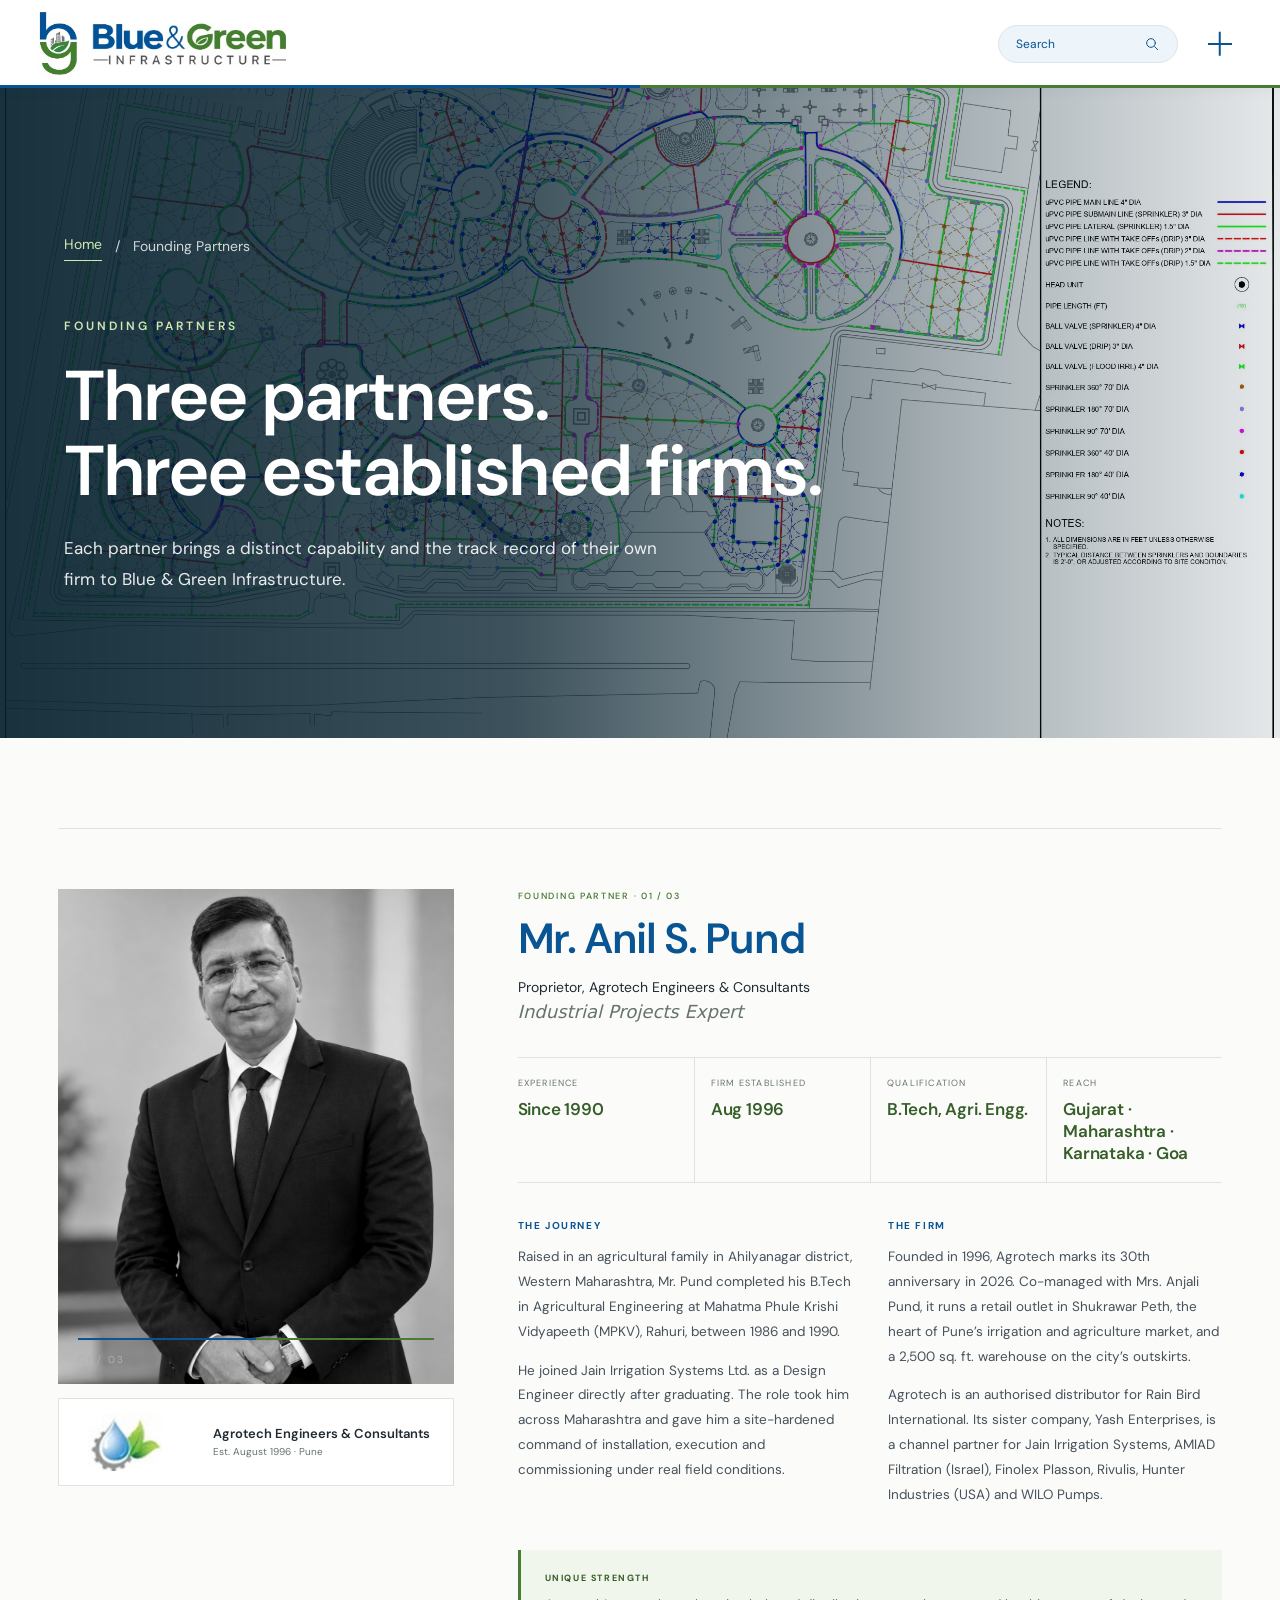
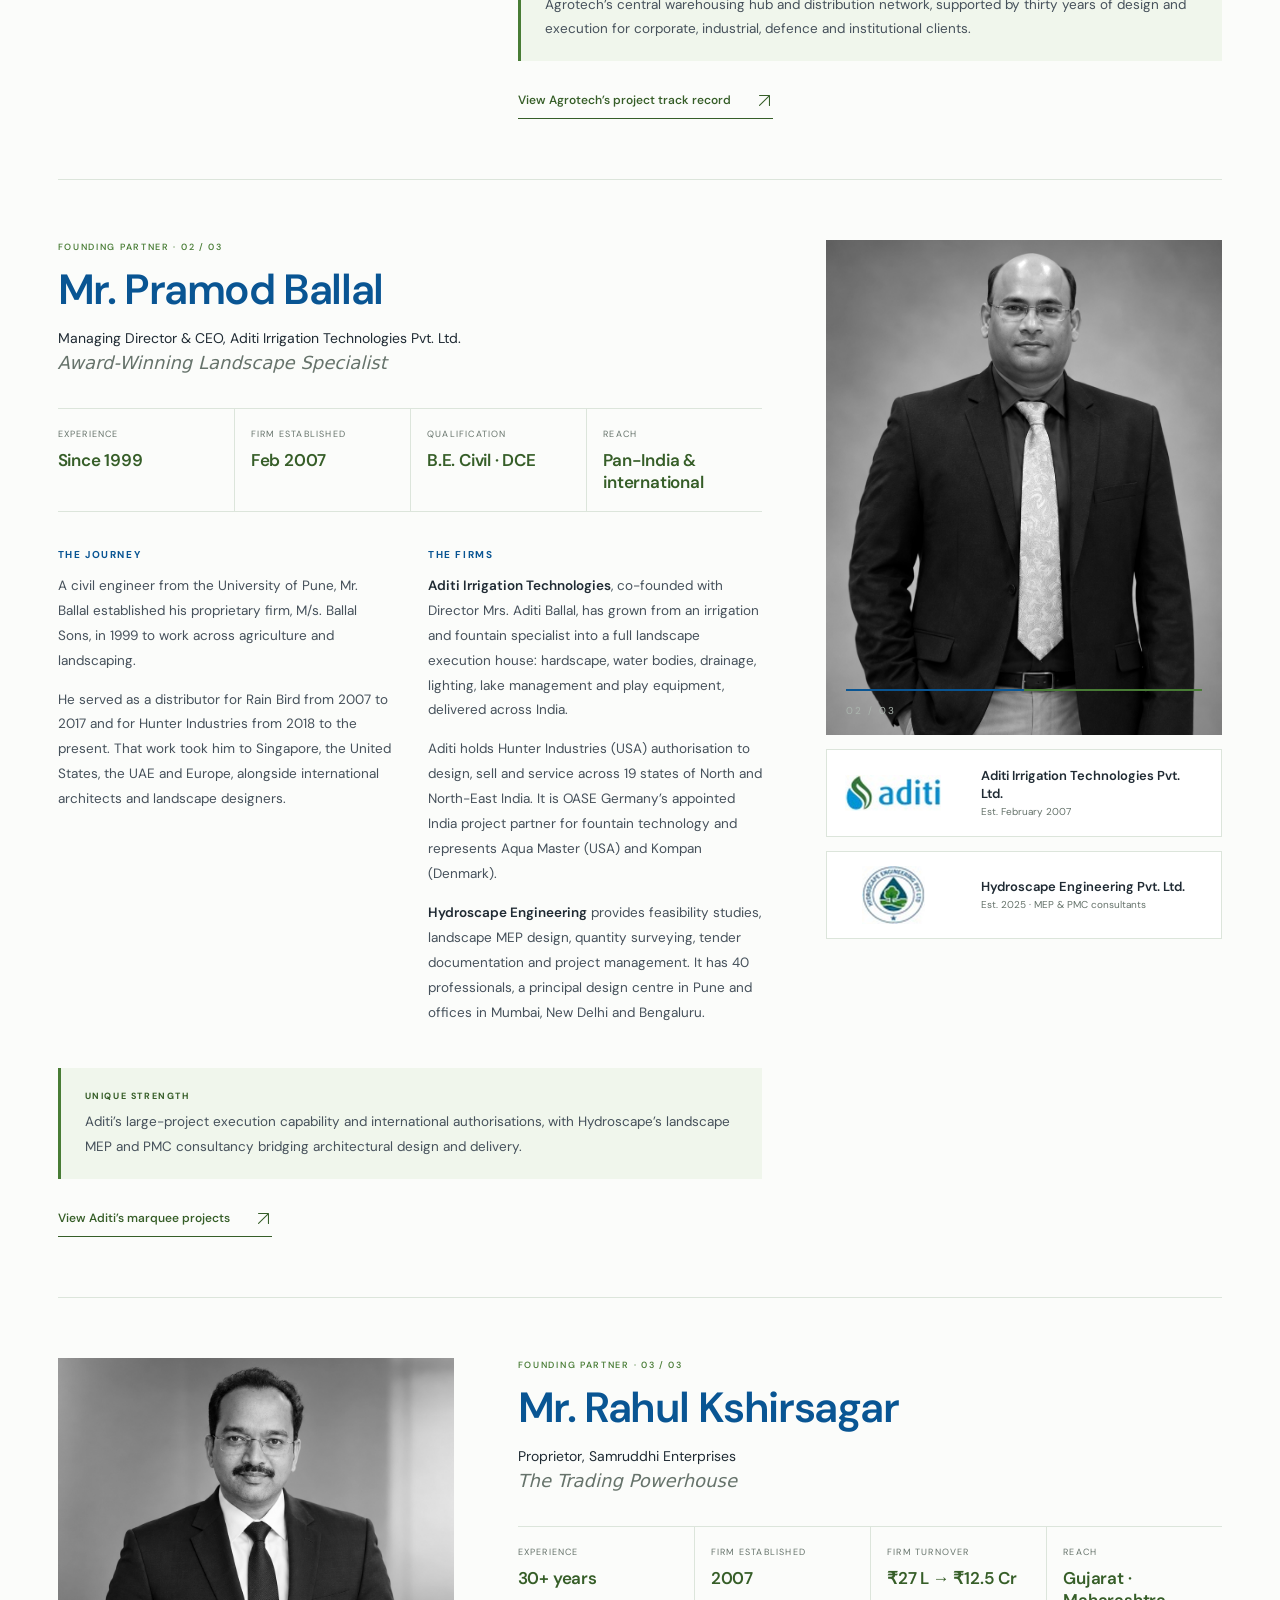
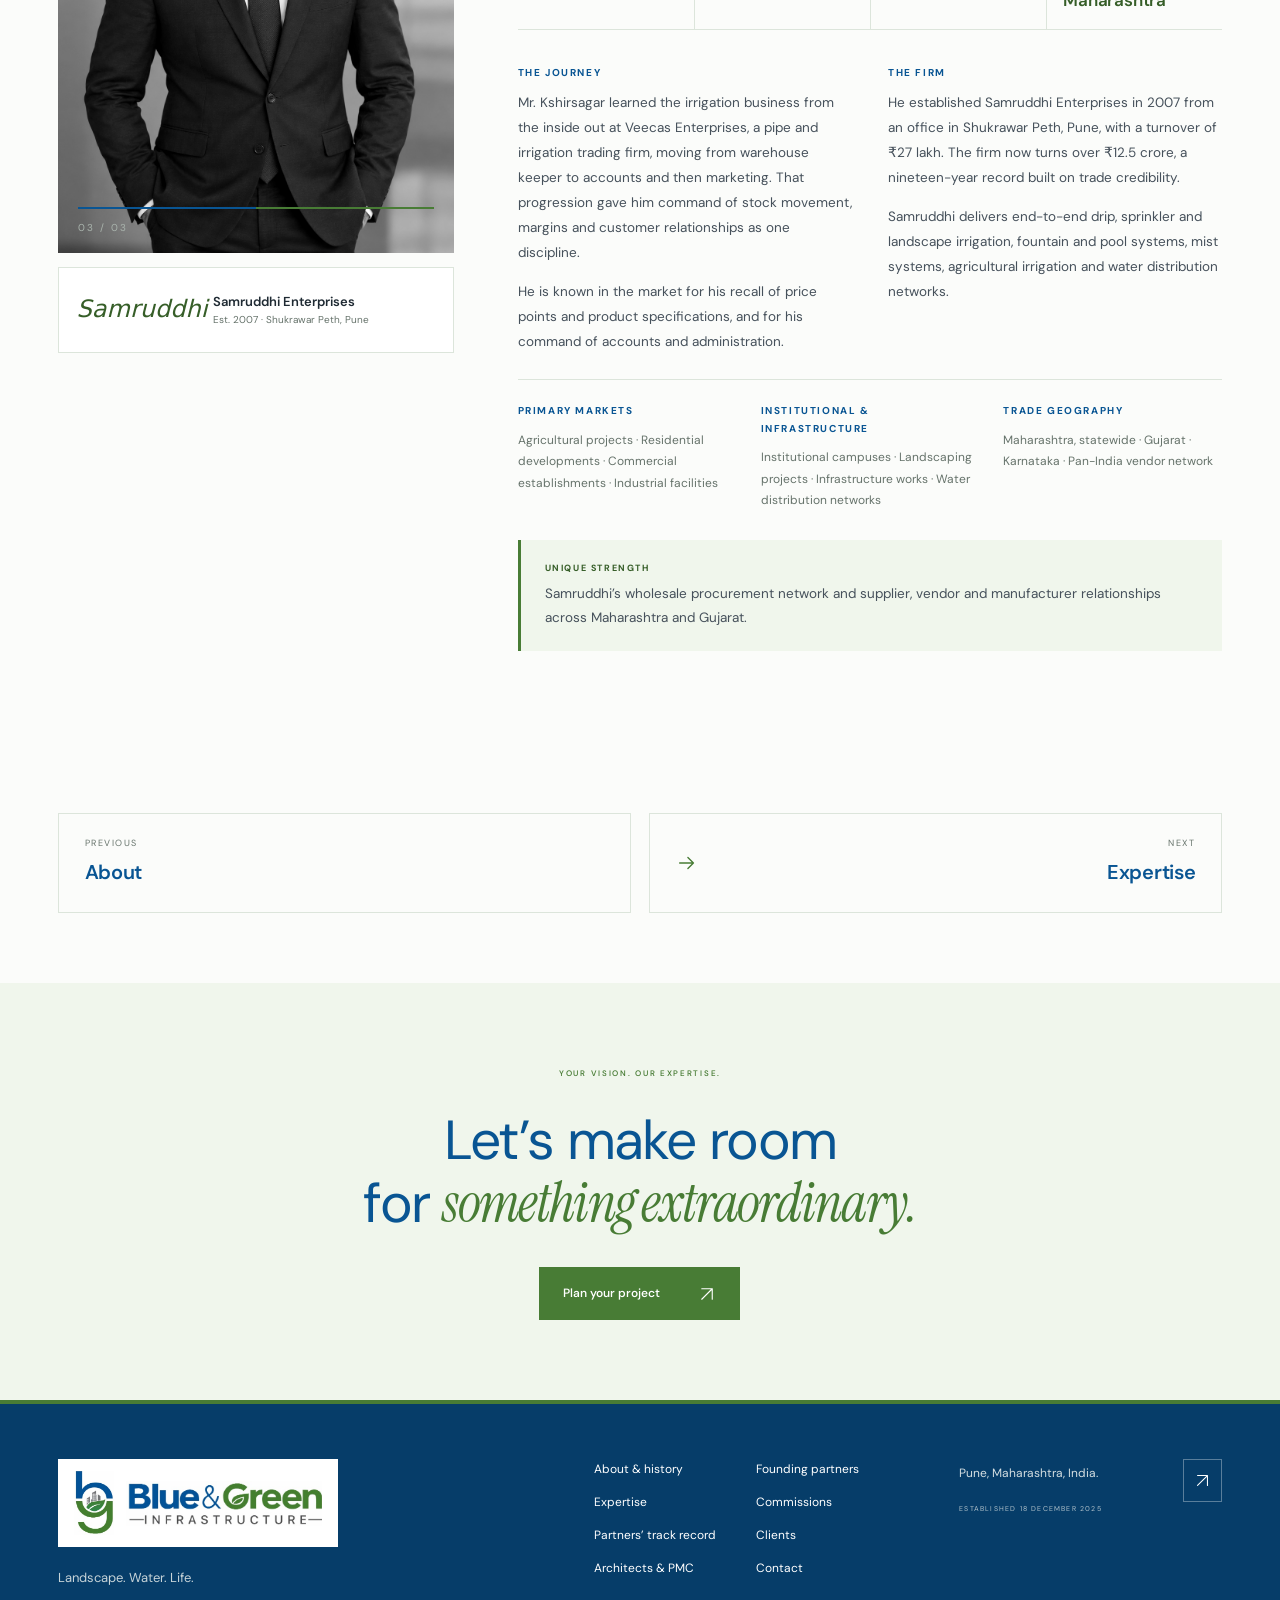
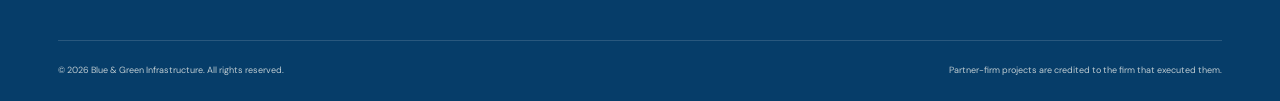
<file: partners.html>
<!doctype html>
<html lang="en-IN">
  <head>
    <meta charset="UTF-8" />
    <meta name="viewport" content="width=device-width, initial-scale=1" />
    <meta name="theme-color" content="#095593" />
    <meta
      name="description"
      content="Mr. Anil S. Pund, Mr. Pramod Ballal and Mr. Rahul Kshirsagar: the founding partners of Blue & Green Infrastructure and the firms they lead."
    />
    <meta
      property="og:title"
      content="Founding partners — Blue & Green Infrastructure"
    />
    <meta
      property="og:description"
      content="Mr. Anil S. Pund, Mr. Pramod Ballal and Mr. Rahul Kshirsagar: the founding partners of Blue & Green Infrastructure and the firms they lead."
    />
    <meta property="og:type" content="website" />
    <title>Founding partners — Blue & Green Infrastructure</title>
    <link rel="icon" href="assets/favicon.svg" type="image/svg+xml" />
    <link rel="stylesheet" href="styles.css" />
    <script src="app.js" defer></script>
  </head>

  <body>
    <svg
      class="svg-definitions"
      xmlns="http://www.w3.org/2000/svg"
      aria-hidden="true"
    >
      <defs>
        <symbol id="arrow-up-right" viewBox="0 0 24 24">
          <path d="M5 19 19 5M5 5h14v14" />
        </symbol>
        <symbol id="arrow-right" viewBox="0 0 24 24">
          <path d="M4 12h15m-6-6 6 6-6 6" />
        </symbol>
        <symbol id="arrow-down" viewBox="0 0 24 24">
          <path d="M12 4v15m-6-6 6 6 6-6" />
        </symbol>
        <symbol id="plus" viewBox="0 0 24 24">
          <path d="M12 5v14M5 12h14" />
        </symbol>
        <symbol id="leaf" viewBox="0 0 32 32">
          <path d="M7 25C-1 11 13 7 27 5c-1 14-6 25-20 20Zm0 0L22 12" />
        </symbol>
        <symbol id="drop" viewBox="0 0 32 32">
          <path d="M16 3C12 10 6 14 6 21a10 10 0 0 0 20 0c0-7-6-11-10-18Z" />
          <path d="M11 20c0 4 2 6 5 6" />
        </symbol>
        <symbol id="sun" viewBox="0 0 32 32">
          <circle cx="16" cy="16" r="6" />
          <path
            d="M16 1v4m0 22v4M1 16h4m22 0h4M5 5l3 3m16 16 3 3M5 27l3-3M24 8l3-3"
          />
        </symbol>
        <symbol id="close" viewBox="0 0 24 24">
          <path d="m6 6 12 12M6 18 18 6" />
        </symbol>
        <symbol id="arrow-left" viewBox="0 0 24 24">
          <path d="M20 12H5m6-6-6 6 6 6" />
        </symbol>
        <symbol id="search" viewBox="0 0 24 24">
          <circle cx="10.5" cy="10.5" r="6.5" />
          <path d="m16 16 4.5 4.5" />
        </symbol>
        <symbol id="play" viewBox="0 0 24 24">
          <path d="m8 5 11 7-11 7Z" />
        </symbol>
        <symbol id="pause" viewBox="0 0 24 24">
          <path d="M8 5v14M16 5v14" />
        </symbol>
      </defs>
    </svg>
    <a class="skip-link" href="#main">Skip to content</a>

    <header class="site-header" id="top">
      <div class="header-inner">
        <a
          class="brand"
          href="index.html"
          aria-label="Blue and Green Infrastructure home"
        >
          <span class="brand-symbol" aria-hidden="true"
            ><img
              src="assets/brand-reference.jpeg"
              alt=""
              width="1600"
              height="589"
          /></span>
          <span class="brand-wordmark" aria-hidden="true"
            ><img
              src="assets/brand-reference.jpeg"
              alt=""
              width="1600"
              height="589"
          /></span>
        </a>
        <div class="header-actions">
          <button
            class="search-trigger"
            type="button"
            aria-label="Search the website"
          >
            <span>Search</span
            ><svg class="icon" aria-hidden="true">
              <use href="#search" />
            </svg>
          </button>
          <button
            class="menu-toggle"
            type="button"
            aria-label="Open navigation"
            aria-expanded="false"
            aria-controls="mobile-nav"
          >
            <span></span><span></span>
          </button>
        </div>
      </div>
      <nav
        class="mobile-nav"
        id="mobile-nav"
        aria-label="Main navigation"
        inert
      >
        <div class="menu-intro">
          <p>LANDSCAPE. WATER. LIFE.</p>
          <span>Thoughtfully connected.</span>
        </div>
        <div class="menu-links">
          <a href="index.html">Home <span>—</span></a>
          <a href="about.html">About <span>01</span></a>
          <a href="partners.html" aria-current="page"
            >Founding partners <span>02</span></a
          >
          <a href="expertise.html">Expertise <span>03</span></a>
          <a href="projects.html">Blue & Green commissions <span>04</span></a>
          <a href="track-record.html">Partners’ track record <span>05</span></a>
          <a href="clients.html">Clients of our partners <span>06</span></a>
          <a href="network.html">Architects & PMC <span>07</span></a>
          <a href="contact.html"
            >Contact
            <svg class="icon" aria-hidden="true">
              <use href="#arrow-up-right" /></svg></a>
        </div>
        <p class="menu-location">
          Pune, Maharashtra · Established 18 December 2025
        </p>
      </nav>
    </header>

    <main id="main">




<section class="hero-banner">

    <!-- Banner Image -->
    <img src="assets/imgs/founding-partner-banner.jpg"
         alt="Blue and Green Landscape"
         class="hero-bg">

    <!-- Overlay -->
    <div class="hero-overlay"></div>

    <!-- Content -->
    <div class="hero-content">

        <!-- Breadcrumb -->
        <div class="hero-breadcrumb">
            <a href="index.html">Home</a>
            <span>/</span>
            <span>Founding Partners</span>
        </div>

        <!-- Heading Content -->
        <div class="hero-text">

            <span class="hero-label">FOUNDING PARTNERS</span>

            <h1>
              Three partners. <br />Three established firms.
            </h1>

            <p>
              Each partner brings a distinct capability and the track record of
            their own firm to Blue & Green Infrastructure.
            </p>

        </div>

    </div>

</section>







      <!-- <section class="page-banner" aria-labelledby="page-title">
        <div class="page-banner-copy">
          <nav class="breadcrumb" aria-label="Breadcrumb">
            <a href="index.html">Home</a><span aria-hidden="true">/</span
            ><span aria-current="page">Founding partners</span>
          </nav>
          <span class="eyebrow">FOUNDING PARTNERS</span>
          <h1 id="page-title">
            Three partners. <br />Three established firms.
          </h1>
          <p>
            Each partner brings a distinct capability and the track record of
            their own firm to Blue & Green Infrastructure.
          </p>
        </div>
        <figure class="page-banner-media">
          <img
            src="assets/image29.png"
            alt="Illuminated fountains in front of a corporate building at dusk"
            width="688"
            height="465"
            fetchpriority="high"
          />
          <figcaption>
            Fountain work
          </figcaption>
        </figure>
      </section> -->

      <section class="partners" id="partners" aria-labelledby="page-title">
        <div class="container">
          <article
            class="partner reveal"
            id="partner-pund"
            aria-labelledby="pund-name"
          >
            <div class="partner-media">
              <div
                class="portrait"
                role="img"
                aria-label="Portrait of Mr. Anil S. Pund"
              >
                <img src="assets/partners/anil-pund.png" alt="" /><small
                  >01 / 03</small
                >
              </div>
              <div class="firm-plate">
                <img
                  src="assets/logos/agrotech.png"
                  alt="Agrotech Engineers & Consultants logo"
                  width="184"
                  height="144"
                />
                <div>
                  <strong>Agrotech Engineers & Consultants</strong
                  ><span>Est. August 1996 · Pune</span>
                </div>
              </div>
            </div>
            <div class="partner-body">
              <span class="eyebrow">FOUNDING PARTNER · 01 / 03</span>
              <h3 id="pund-name">Mr. Anil S. Pund</h3>
              <p class="partner-role">
                Proprietor, Agrotech Engineers & Consultants <br /><em
                  >Industrial Projects Expert</em
                >
              </p>
              <dl class="partner-stats">
                <div>
                  <dt>Experience</dt>
                  <dd>Since 1990</dd>
                </div>
                <div>
                  <dt>Firm established</dt>
                  <dd>Aug 1996</dd>
                </div>
                <div>
                  <dt>Qualification</dt>
                  <dd>B.Tech, Agri. Engg.</dd>
                </div>
                <div>
                  <dt>Reach</dt>
                  <dd>Gujarat · Maharashtra · Karnataka · Goa</dd>
                </div>
              </dl>
              <div class="partner-columns">
                <div>
                  <h4>The journey</h4>
                  <p>
                    Raised in an agricultural family in Ahilyanagar district,
                    Western Maharashtra, Mr. Pund completed his B.Tech in
                    Agricultural Engineering at Mahatma Phule Krishi Vidyapeeth
                    (MPKV), Rahuri, between 1986 and 1990.
                  </p>
                  <p>
                    He joined Jain Irrigation Systems Ltd. as a Design Engineer
                    directly after graduating. The role took him across
                    Maharashtra and gave him a site-hardened command of
                    installation, execution and commissioning under real field
                    conditions.
                  </p>
                </div>
                <div>
                  <h4>The firm</h4>
                  <p>
                    Founded in 1996, Agrotech marks its 30th anniversary in
                    2026. Co-managed with Mrs. Anjali Pund, it runs a retail
                    outlet in Shukrawar Peth, the heart of Pune’s irrigation and
                    agriculture market, and a 2,500 sq. ft. warehouse on the
                    city’s outskirts.
                  </p>
                  <p>
                    Agrotech is an authorised distributor for Rain Bird
                    International. Its sister company, Yash Enterprises, is a
                    channel partner for Jain Irrigation Systems, AMIAD
                    Filtration (Israel), Finolex Plasson, Rivulis, Hunter
                    Industries (USA) and WILO Pumps.
                  </p>
                </div>
              </div>
              <p class="partner-contribution">
                <strong>Unique Strength</strong>
                Agrotech’s central
                warehousing hub and distribution network, supported by thirty
                years of design and execution for corporate, industrial, defence
                and institutional clients.
              </p>
              <a class="text-link" href="track-record.html"
                >View Agrotech’s project track record
                <svg class="icon" aria-hidden="true">
                  <use href="#arrow-up-right" /></svg></a>
            </div>
          </article>

          <article
            class="partner partner-reverse reveal"
            id="partner-ballal"
            aria-labelledby="ballal-name"
          >
            <div class="partner-media">
              <div
                class="portrait"
                role="img"
                aria-label="Portrait of Mr. Pramod Ballal"
              >
                <img src="assets/partners/pramod-ballal-sir.png" alt="" /><small
                  >02 / 03</small
                >
              </div>
              <div class="firm-plate">
                <img
                  src="assets/logos/aditi.png"
                  alt="Aditi Irrigation Technologies logo"
                  width="348"
                  height="132"
                />
                <div>
                  <strong>Aditi Irrigation Technologies Pvt. Ltd.</strong
                  ><span>Est. February 2007</span>
                </div>
              </div>
              <div class="firm-plate">
                <img
                  src="assets/logos/hydroscape.png"
                  alt="Hydroscape Engineering logo"
                  width="204"
                  height="188"
                />
                <div>
                  <strong>Hydroscape Engineering Pvt. Ltd.</strong
                  ><span>Est. 2025 · MEP & PMC consultants</span>
                </div>
              </div>
            </div>
            <div class="partner-body">
              <span class="eyebrow">FOUNDING PARTNER · 02 / 03</span>
              <h3 id="ballal-name">Mr. Pramod Ballal</h3>
              <p class="partner-role">
                Managing Director & CEO, Aditi Irrigation Technologies Pvt. Ltd.
                <br /><em
                  >Award-Winning Landscape Specialist</em
                >
              </p>
              <dl class="partner-stats">
                <div>
                  <dt>Experience</dt>
                  <dd>Since 1999</dd>
                </div>
                <div>
                  <dt>Firm established</dt>
                  <dd>Feb 2007</dd>
                </div>
                <div>
                  <dt>Qualification</dt>
                  <dd>B.E. Civil · DCE</dd>
                </div>
                <div>
                  <dt>Reach</dt>
                  <dd>Pan-India & international</dd>
                </div>
              </dl>
              <div class="partner-columns">
                <div>
                  <h4>The journey</h4>
                  <p>
                    A civil engineer from the University of Pune, Mr. Ballal
                    established his proprietary firm, M/s. Ballal Sons, in 1999
                    to work across agriculture and landscaping.
                  </p>
                  <p>
                    He served as a distributor for Rain Bird from 2007 to 2017
                    and for Hunter Industries from 2018 to the present. That
                    work took him to Singapore, the United States, the UAE and
                    Europe, alongside international architects and landscape
                    designers.
                  </p>
                </div>
                <div>
                  <h4>The firms</h4>
                  <p>
                    <strong>Aditi Irrigation Technologies</strong>, co-founded
                    with Director Mrs. Aditi Ballal, has grown from an
                    irrigation and fountain specialist into a full landscape
                    execution house: hardscape, water bodies, drainage,
                    lighting, lake management and play equipment, delivered
                    across India.
                  </p>
                  <p>
                    Aditi holds Hunter Industries (USA) authorisation to design,
                    sell and service across 19 states of North and North-East
                    India. It is OASE Germany’s appointed India project partner
                    for fountain technology and represents Aqua Master (USA) and
                    Kompan (Denmark).
                  </p>
                  <p>
                    <strong>Hydroscape Engineering</strong> provides feasibility
                    studies, landscape MEP design, quantity surveying, tender
                    documentation and project management. It has 40
                    professionals, a principal design centre in Pune and offices
                    in Mumbai, New Delhi and Bengaluru.
                  </p>
                </div>
              </div>
              <!-- <figure class="partner-figure">
                <img
                  src="assets/image29.png"
                  alt="Illuminated fountains in front of a corporate building at dusk"
                  width="688"
                  height="465"
                  loading="lazy"
                />
                <figcaption>
                  Fountain and water feature work from the Aditi Irrigation
                  Technologies portfolio.
                </figcaption>
              </figure> -->
              <p class="partner-contribution">
                <strong>Unique Strength</strong>
                Aditi’s
                large-project execution capability and international
                authorisations, with Hydroscape’s landscape MEP and PMC
                consultancy bridging architectural design and delivery.
              </p>
              <a class="text-link" href="track-record.html#aditi-index"
                >View Aditi’s marquee projects
                <svg class="icon" aria-hidden="true">
                  <use href="#arrow-up-right" /></svg></a>
            </div>
          </article>

          <article
            class="partner reveal"
            id="partner-kshirsagar"
            aria-labelledby="kshirsagar-name"
          >
            <div class="partner-media">
              <div
                class="portrait"
                role="img"
                aria-label="Portrait of Mr. Rahul Kshirsagar"
              >
                <img src="assets/partners/rahul-kshirsagar.png" alt=""><small>03 / 03</small>
              </div>
              <!-- Logo: replace the wordmark with the official Samruddhi Enterprises logo when supplied. -->
              <div class="firm-plate">
                <span class="firm-wordmark" aria-hidden="true">Samruddhi</span>
                <div>
                  <strong>Samruddhi Enterprises</strong
                  ><span>Est. 2007 · Shukrawar Peth, Pune</span>
                </div>
              </div>
            </div>
            <div class="partner-body">
              <span class="eyebrow">FOUNDING PARTNER · 03 / 03</span>
              <h3 id="kshirsagar-name">Mr. Rahul Kshirsagar</h3>
              <p class="partner-role">
                Proprietor, Samruddhi Enterprises <br /><em
                  >The Trading Powerhouse</em
                >
              </p>
              <dl class="partner-stats">
                <div>
                  <dt>Experience</dt>
                  <dd>30+ years</dd>
                </div>
                <div>
                  <dt>Firm established</dt>
                  <dd>2007</dd>
                </div>
                <div>
                  <dt>Firm turnover</dt>
                  <dd>₹27 L → ₹12.5 Cr</dd>
                </div>
                <div>
                  <dt>Reach</dt>
                  <dd>Gujarat · Maharashtra</dd>
                </div>
              </dl>
              <div class="partner-columns">
                <div>
                  <h4>The journey</h4>
                  <p>
                    Mr. Kshirsagar learned the irrigation business from the
                    inside out at Veecas Enterprises, a pipe and irrigation
                    trading firm, moving from warehouse keeper to accounts and
                    then marketing. That progression gave him command of stock
                    movement, margins and customer relationships as one
                    discipline.
                  </p>
                  <p>
                    He is known in the market for his recall of price points and
                    product specifications, and for his command of accounts and
                    administration.
                  </p>
                </div>
                <div>
                  <h4>The firm</h4>
                  <p>
                    He established Samruddhi Enterprises in 2007 from an office
                    in Shukrawar Peth, Pune, with a turnover of ₹27 lakh. The
                    firm now turns over ₹12.5 crore, a nineteen-year record
                    built on trade credibility.
                  </p>
                  <p>
                    Samruddhi delivers end-to-end drip, sprinkler and landscape
                    irrigation, fountain and pool systems, mist systems,
                    agricultural irrigation and water distribution networks.
                  </p>
                </div>
              </div>
              <div class="sector-grid">
                <div>
                  <h4>Primary markets</h4>
                  <p>
                    Agricultural projects · Residential developments ·
                    Commercial establishments · Industrial facilities
                  </p>
                </div>
                <div>
                  <h4>Institutional & infrastructure</h4>
                  <p>
                    Institutional campuses · Landscaping projects ·
                    Infrastructure works · Water distribution networks
                  </p>
                </div>
                <div>
                  <h4>Trade geography</h4>
                  <p>
                    Maharashtra, statewide · Gujarat · Karnataka · Pan-India
                    vendor network
                  </p>
                </div>
              </div>
              <p class="partner-contribution">
                <strong>Unique Strength</strong>
                Samruddhi’s
                wholesale procurement network and supplier, vendor and
                manufacturer relationships across Maharashtra and Gujarat.
              </p>
            </div>
          </article>
        </div>
      </section>

      <nav class="pager container" aria-label="Page navigation">
        <a class="pager-prev" href="about.html"
          ><span>Previous</span><strong>About</strong></a
        ><a class="pager-next" href="expertise.html"
          ><span>Next</span><strong>Expertise</strong
          ><svg class="icon" aria-hidden="true">
            <use href="#arrow-right" /></svg></a>
      </nav>

      <section class="contact" id="contact" aria-labelledby="contact-heading">
        <div class="container">
          <span class="eyebrow">YOUR VISION. OUR EXPERTISE.</span>
          <h2 id="contact-heading">
            Let’s make room <br />for <em>something extraordinary.</em>
          </h2>
          <a class="button button-green" href="contact.html"
            >Plan your project
            <svg class="icon" aria-hidden="true">
              <use href="#arrow-up-right" /></svg></a>
        </div>
      </section>
    </main>

    <footer class="site-footer">
      <div class="container">
        <div class="footer-top">
          <div class="footer-brand">
            <a
              class="brand"
              href="index.html"
              aria-label="Blue and Green Infrastructure home"
              ><span class="brand-symbol" aria-hidden="true"
                ><img
                  src="assets/brand-reference.jpeg"
                  alt=""
                  width="1600"
                  height="589" /></span
              ><span class="brand-wordmark" aria-hidden="true"
                ><img
                  src="assets/brand-reference.jpeg"
                  alt=""
                  width="1600"
                  height="589" /></span
            ></a>
            <p>Landscape. Water. Life.</p>
          </div>
          <nav aria-label="Footer navigation">
            <a href="about.html">About & history</a
            ><a href="partners.html">Founding partners</a
            ><a href="expertise.html">Expertise</a
            ><a href="projects.html">Commissions</a
            ><a href="track-record.html">Partners’ track record</a
            ><a href="clients.html">Clients</a
            ><a href="network.html">Architects & PMC</a
            ><a href="contact.html">Contact</a>
          </nav>
          <div class="footer-location">
            <p>Pune, Maharashtra, India.</p>
            <span>ESTABLISHED 18 DECEMBER 2025</span>
          </div>
          <a class="back-top" href="#top" aria-label="Back to top"
            ><svg class="icon" aria-hidden="true">
              <use href="#arrow-up-right" /></svg></a>
        </div>
        <div class="footer-bottom">
          <p>
            © <span id="year">2026</span> Blue & Green Infrastructure. All
            rights reserved.
          </p>
          <span
            >Partner-firm projects are credited to the firm that executed
            them.</span
          >
        </div>
      </div>
    </footer>

    <dialog
      class="search-dialog"
      id="search-dialog"
      aria-labelledby="search-title"
    >
      <button class="dialog-close" type="button" aria-label="Close search">
        <svg class="icon" aria-hidden="true">
          <use href="#close" />
        </svg>
      </button>
      <h2 id="search-title">Explore Blue & Green</h2>
      <label for="site-search">Search projects, expertise and more</label>
      <div class="search-field">
        <input
          type="search"
          id="site-search"
          placeholder="What are you looking for?"
          autocomplete="off"
        /><svg class="icon" aria-hidden="true">
          <use href="#search" />
        </svg>
      </div>
      <p class="search-count" id="search-count" role="status"></p>
      <div id="search-results"></div>
    </dialog>

    <dialog
      class="detail-dialog"
      id="detail-dialog"
      aria-labelledby="detail-title"
    >
      <button class="dialog-close" type="button" aria-label="Close details">
        <svg class="icon">
          <use href="#close" />
        </svg>
      </button>
      <div id="detail-content"></div>
    </dialog>
    <dialog
      class="enquiry-dialog"
      id="enquiry-dialog"
      aria-labelledby="enquiry-title"
    >
      <button
        class="dialog-close"
        type="button"
        aria-label="Close project brief"
      >
        <svg class="icon">
          <use href="#close" />
        </svg>
      </button>
      <div class="enquiry-intro">
        <span class="eyebrow">LET’S BUILD SOMETHING MEANINGFUL</span>
        <h2 id="enquiry-title">
          Your next project <br />starts <em>here.</em>
        </h2>
        <p>
          Create a project brief to download and share with the Blue & Green
          team. Your details stay on this device.
        </p>
      </div>
      <form id="enquiry-form">
        <div class="form-row">
          <label
            >Your name
            <input
              name="name"
              autocomplete="name"
              required
              maxlength="100"
              placeholder="Full name" /></label
          ><label
            >Email address
            <input
              name="email"
              type="email"
              autocomplete="email"
              required
              maxlength="150"
              placeholder="you@company.com"
          /></label>
        </div>
        <div class="form-row">
          <label
            >Organisation
            <input
              name="company"
              autocomplete="organization"
              maxlength="150"
              placeholder="Company or practice" /></label
          ><label
            >Project location
            <input
              name="location"
              required
              maxlength="150"
              placeholder="City, state"
          /></label>
        </div>
        <label
          >How can we help?
          <select name="service" required>
            <option value="">Select an area of expertise</option>
            <option>Integrated landscape project</option>
            <option>Landscape & horticulture</option>
            <option>Smart irrigation & automation</option>
            <option>Fountains & water features</option>
            <option>Lake & pond management</option>
            <option>Hardscape & civil engineering</option>
            <option>Play & outdoor recreation</option>
            <option>Green technology & solar</option>
            <option>Landscape care & maintenance</option>
          </select></label
        ><label
          >Tell us about your vision
          <textarea
            name="message"
            rows="3"
            required
            minlength="10"
            maxlength="3000"
            placeholder="A little about the site, scope and what you have in mind…"
          ></textarea></label
        ><button class="button button-green" type="submit">
          Download project brief
          <svg class="icon">
            <use href="#arrow-down" />
          </svg>
        </button>
        <p
          class="form-status"
          id="form-status"
          role="status"
          aria-live="polite"
        ></p>
      </form>
    </dialog>
  </body>
</html>
</file>
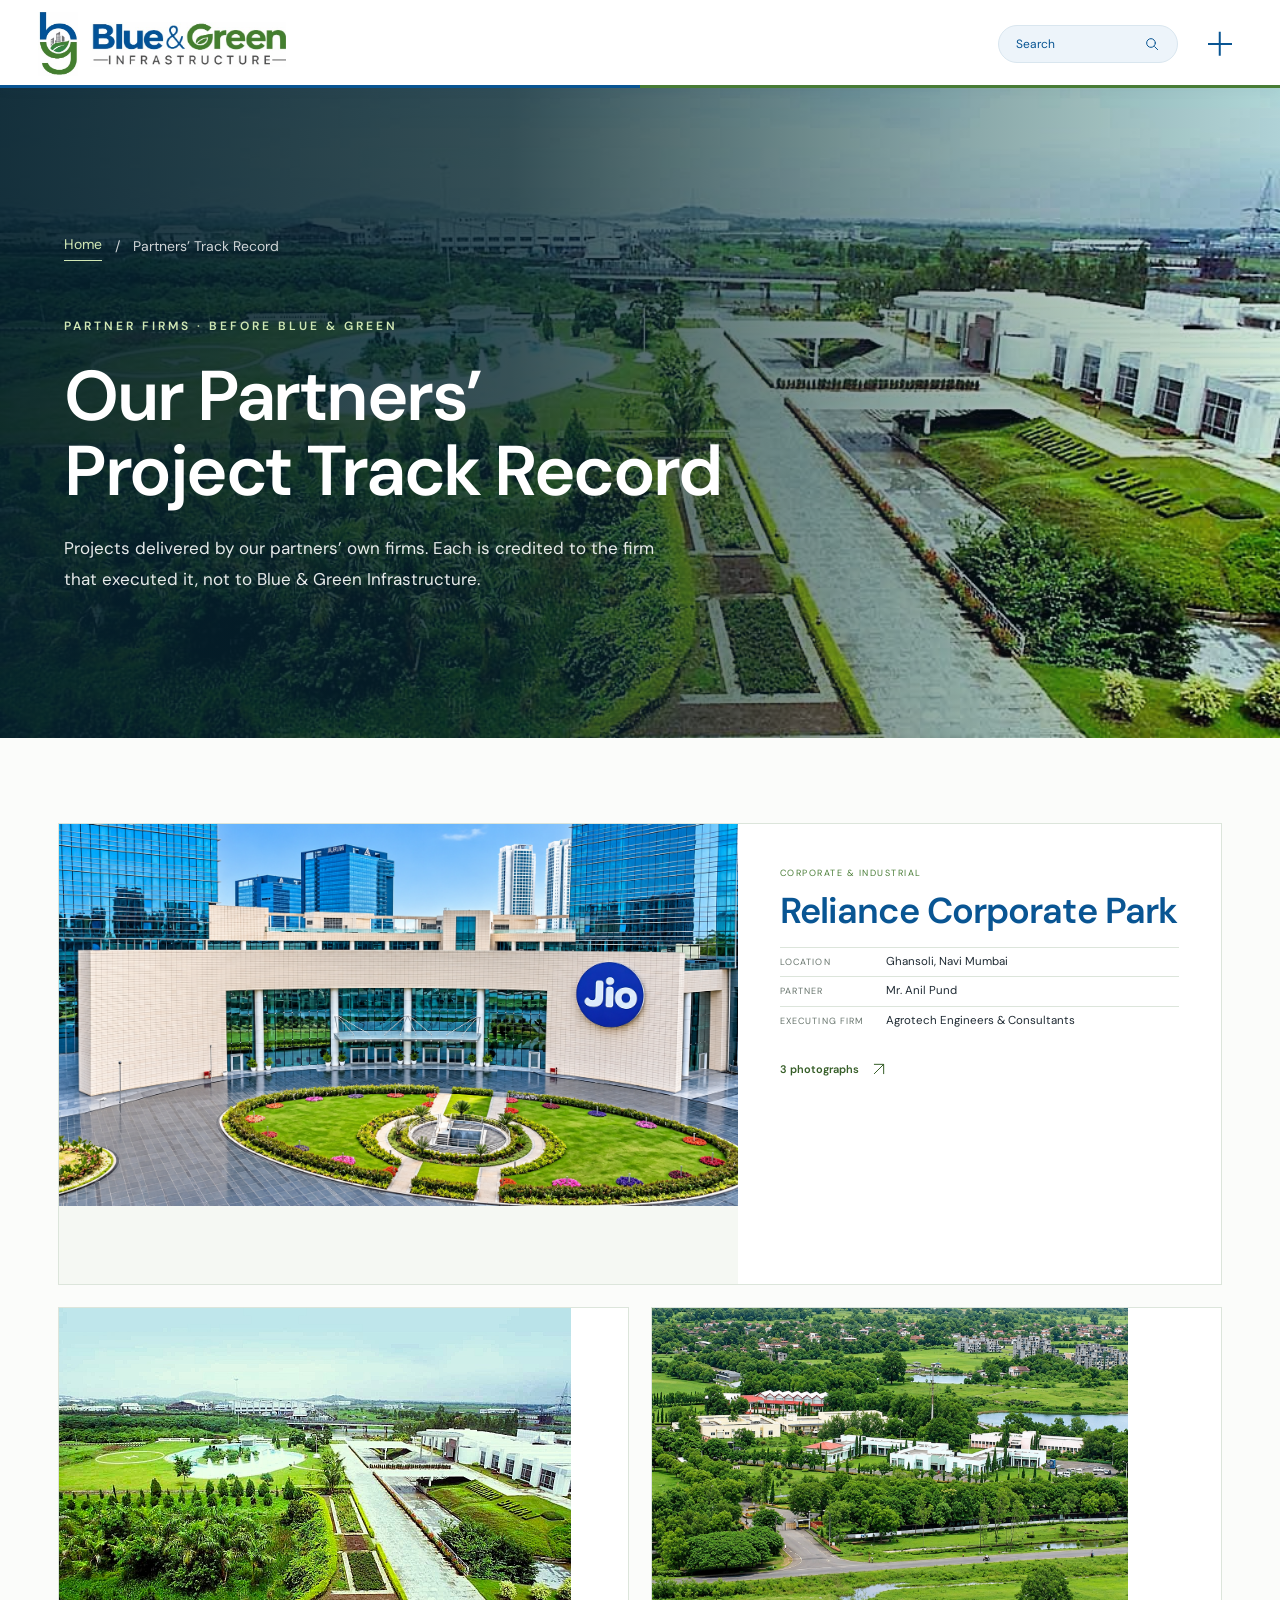
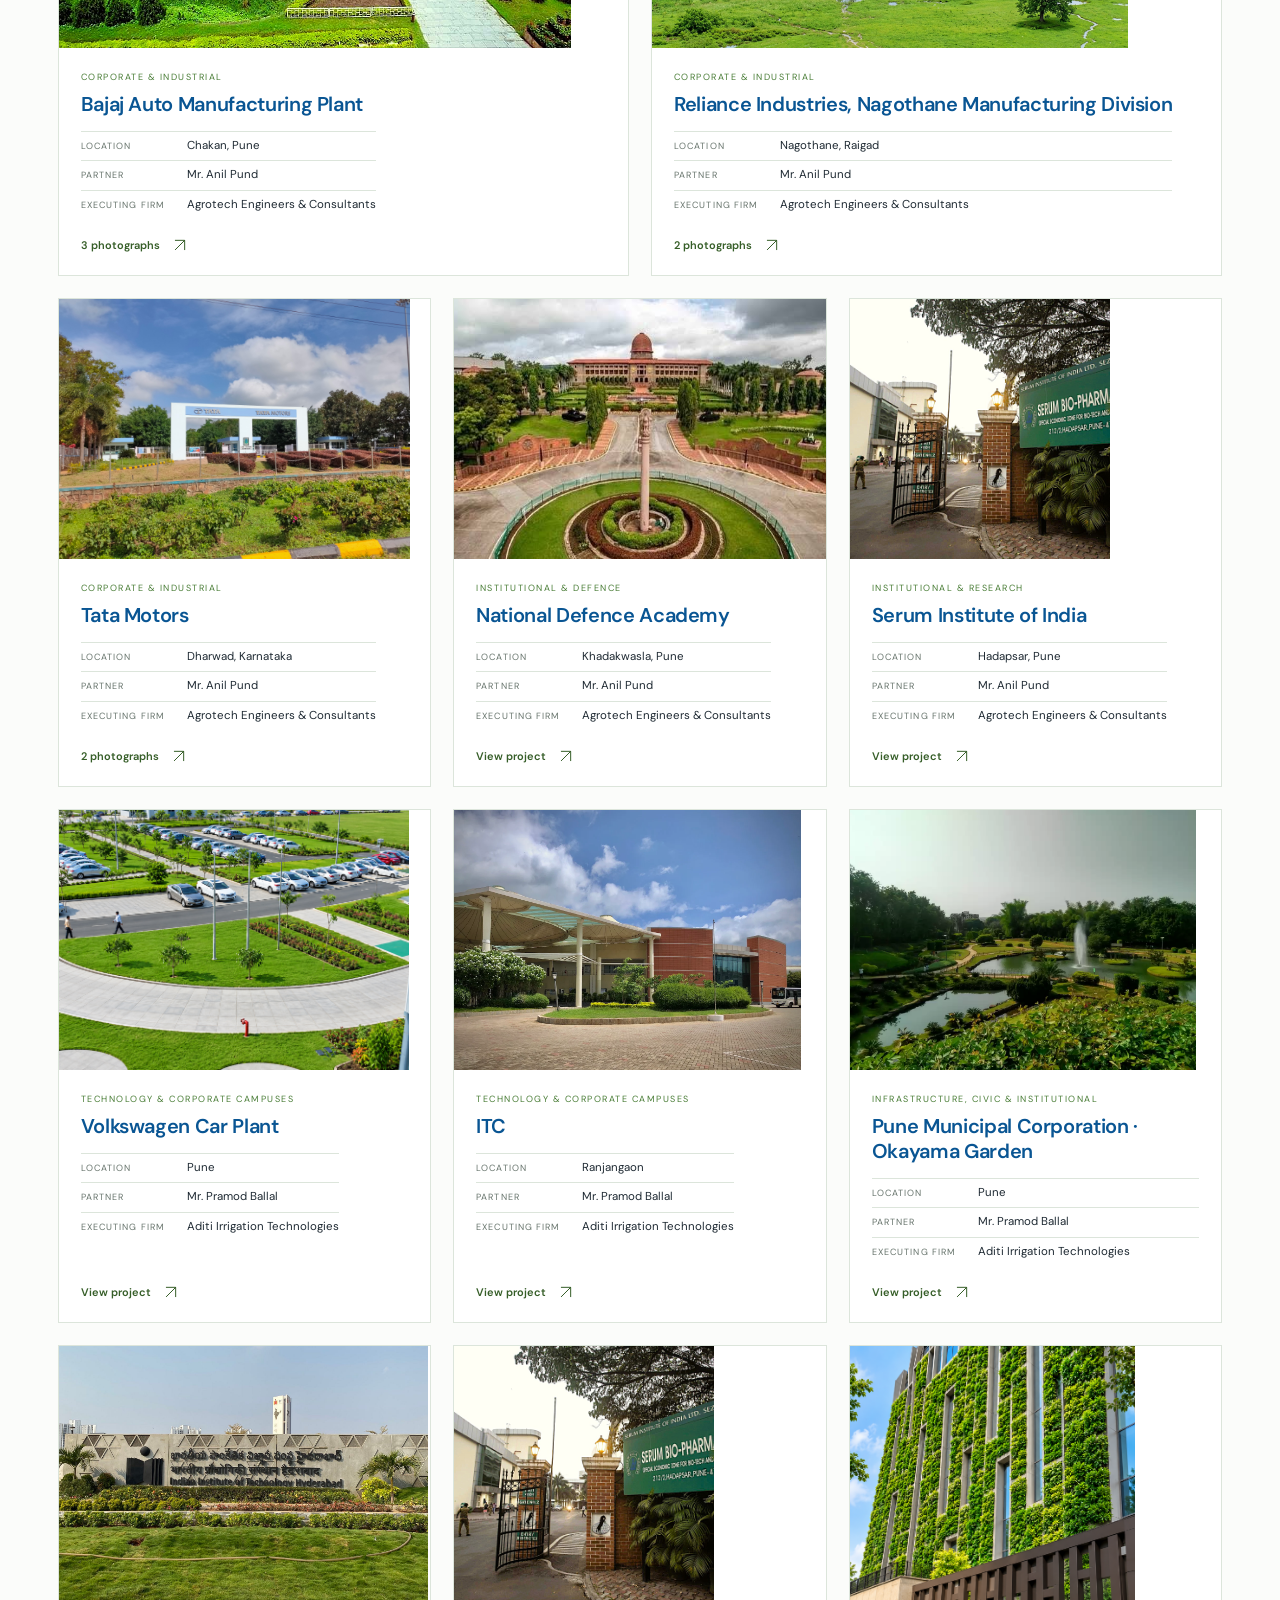
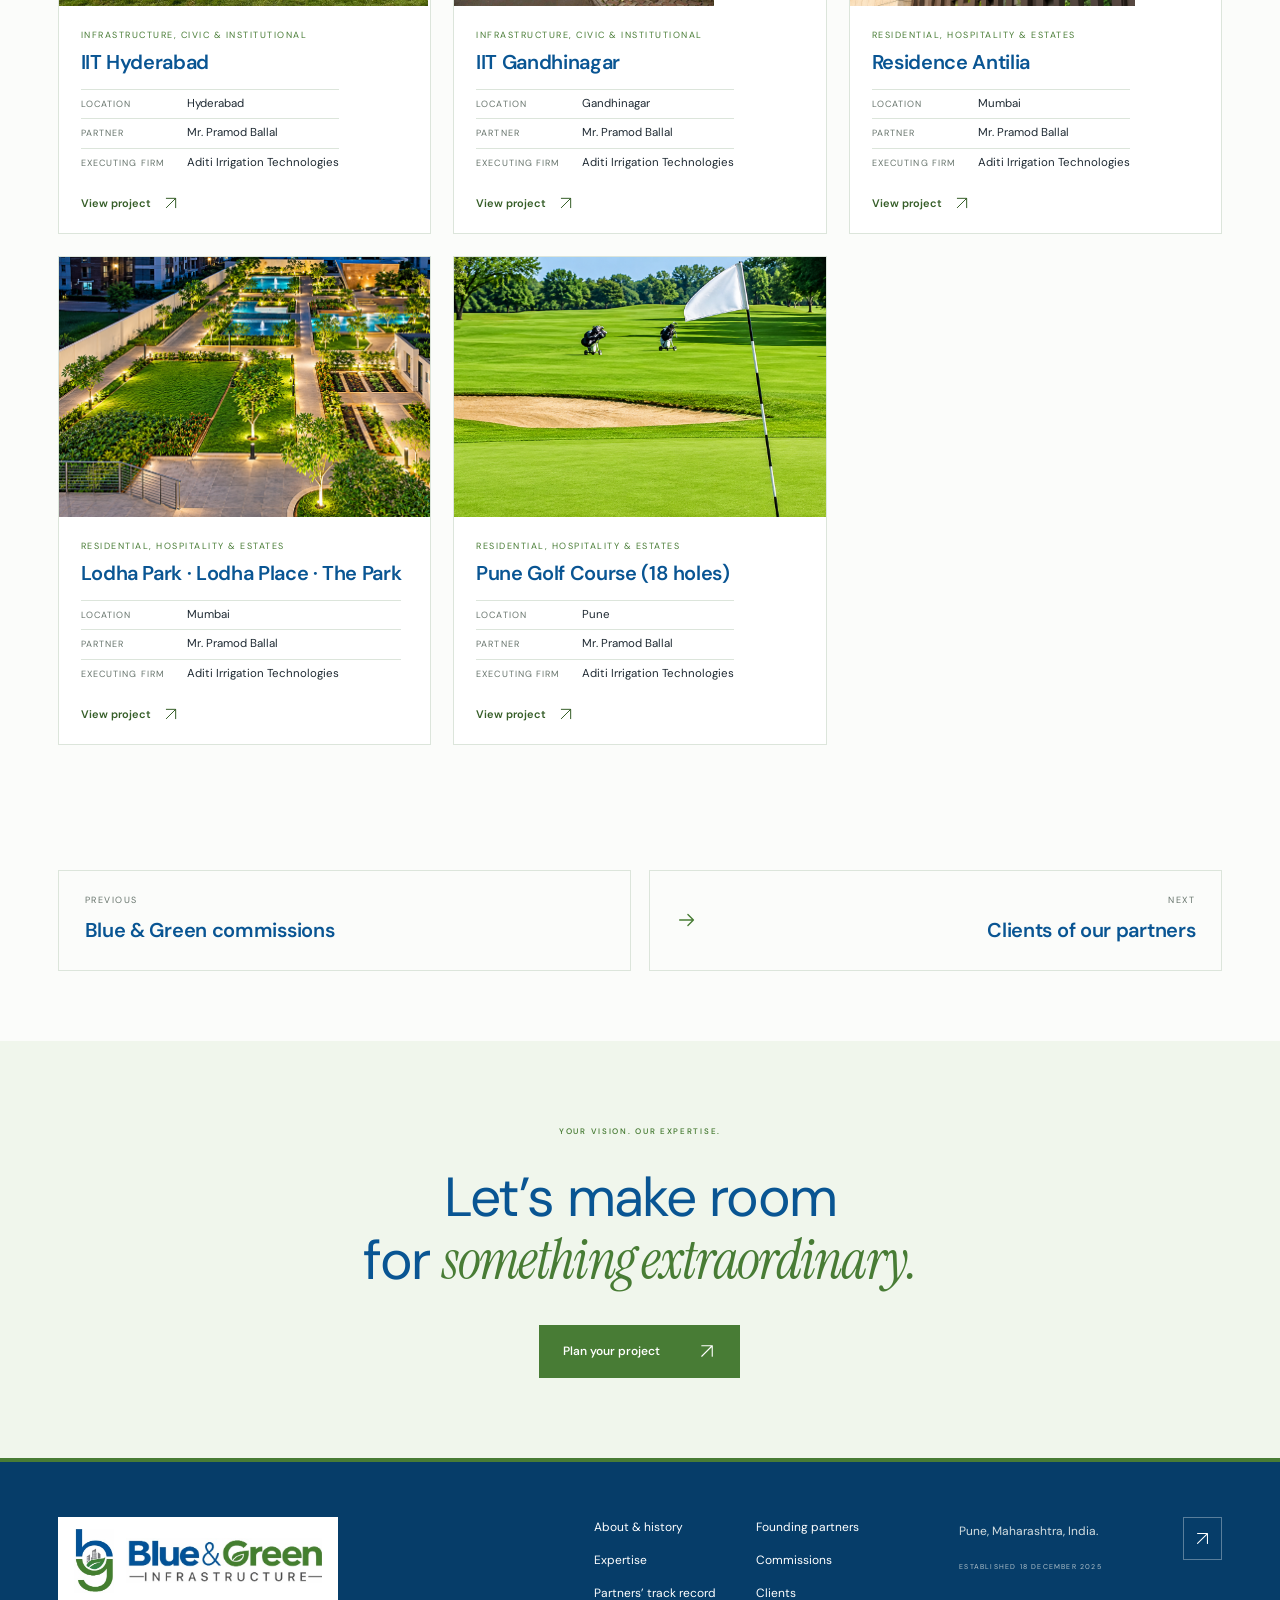
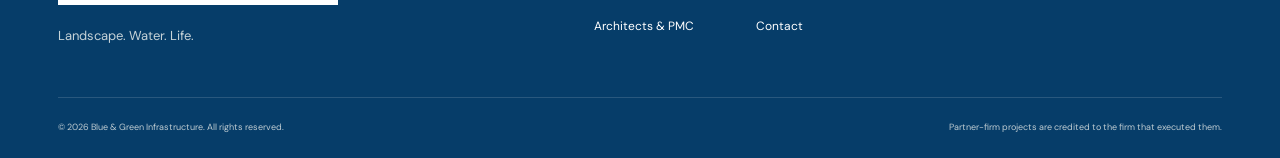
<file: track-record.html>
<!doctype html>
<html lang="en-IN">
  <head>
    <meta charset="UTF-8" />
    <meta name="viewport" content="width=device-width, initial-scale=1" />
    <meta name="theme-color" content="#095593" />
    <meta
      name="description"
      content="Projects delivered by Agrotech Engineers & Consultants and Aditi Irrigation Technologies, each credited to the firm that executed it."
    />
    <meta
      property="og:title"
      content="Partners’ track record — Blue & Green Infrastructure"
    />
    <meta
      property="og:description"
      content="Projects delivered by Agrotech Engineers & Consultants and Aditi Irrigation Technologies, each credited to the firm that executed it."
    />
    <meta property="og:type" content="website" />
    <title>Partners’ track record — Blue & Green Infrastructure</title>
    <link rel="icon" href="assets/favicon.svg" type="image/svg+xml" />
    <link rel="stylesheet" href="styles.css" />
    <script src="app.js" defer></script>
  </head>
  <body>
    <svg
      class="svg-definitions"
      xmlns="http://www.w3.org/2000/svg"
      aria-hidden="true"
    >
      <defs>
        <symbol id="arrow-up-right" viewBox="0 0 24 24">
          <path d="M5 19 19 5M5 5h14v14" />
        </symbol>
        <symbol id="arrow-right" viewBox="0 0 24 24">
          <path d="M4 12h15m-6-6 6 6-6 6" />
        </symbol>
        <symbol id="arrow-down" viewBox="0 0 24 24">
          <path d="M12 4v15m-6-6 6 6 6-6" />
        </symbol>
        <symbol id="plus" viewBox="0 0 24 24">
          <path d="M12 5v14M5 12h14" />
        </symbol>
        <symbol id="leaf" viewBox="0 0 32 32">
          <path d="M7 25C-1 11 13 7 27 5c-1 14-6 25-20 20Zm0 0L22 12" />
        </symbol>
        <symbol id="drop" viewBox="0 0 32 32">
          <path d="M16 3C12 10 6 14 6 21a10 10 0 0 0 20 0c0-7-6-11-10-18Z" />
          <path d="M11 20c0 4 2 6 5 6" />
        </symbol>
        <symbol id="sun" viewBox="0 0 32 32">
          <circle cx="16" cy="16" r="6" />
          <path
            d="M16 1v4m0 22v4M1 16h4m22 0h4M5 5l3 3m16 16 3 3M5 27l3-3M24 8l3-3"
          />
        </symbol>
        <symbol id="close" viewBox="0 0 24 24">
          <path d="m6 6 12 12M6 18 18 6" />
        </symbol>
        <symbol id="arrow-left" viewBox="0 0 24 24">
          <path d="M20 12H5m6-6-6 6 6 6" />
        </symbol>
        <symbol id="search" viewBox="0 0 24 24">
          <circle cx="10.5" cy="10.5" r="6.5" />
          <path d="m16 16 4.5 4.5" />
        </symbol>
        <symbol id="play" viewBox="0 0 24 24">
          <path d="m8 5 11 7-11 7Z" />
        </symbol>
        <symbol id="pause" viewBox="0 0 24 24">
          <path d="M8 5v14M16 5v14" />
        </symbol>
      </defs>
    </svg>
    <a class="skip-link" href="#main">Skip to content</a>

    <header class="site-header" id="top">
      <div class="header-inner">
        <a
          class="brand"
          href="index.html"
          aria-label="Blue and Green Infrastructure home"
        >
          <span class="brand-symbol" aria-hidden="true"
            ><img
              src="assets/brand-reference.jpeg"
              alt=""
              width="1600"
              height="589"
          /></span>
          <span class="brand-wordmark" aria-hidden="true"
            ><img
              src="assets/brand-reference.jpeg"
              alt=""
              width="1600"
              height="589"
          /></span>
        </a>
        <div class="header-actions">
          <button
            class="search-trigger"
            type="button"
            aria-label="Search the website"
          >
            <span>Search</span
            ><svg class="icon" aria-hidden="true"><use href="#search" /></svg>
          </button>
          <button
            class="menu-toggle"
            type="button"
            aria-label="Open navigation"
            aria-expanded="false"
            aria-controls="mobile-nav"
          >
            <span></span><span></span>
          </button>
        </div>
      </div>
      <nav
        class="mobile-nav"
        id="mobile-nav"
        aria-label="Main navigation"
        inert
      >
        <div class="menu-intro">
          <p>LANDSCAPE. WATER. LIFE.</p>
          <span>Thoughtfully connected.</span>
        </div>
        <div class="menu-links">
          <a href="index.html">Home <span>—</span></a>
          <a href="about.html">About <span>01</span></a>
          <a href="partners.html">Founding partners <span>02</span></a>
          <a href="expertise.html">Expertise <span>03</span></a>
          <a href="projects.html">Blue & Green commissions <span>04</span></a>
          <a href="track-record.html" aria-current="page"
            >Partners’ track record <span>05</span></a
          >
          <a href="clients.html">Clients of our partners <span>06</span></a>
          <a href="network.html">Architects & PMC <span>07</span></a>
          <a href="contact.html"
            >Contact
            <svg class="icon" aria-hidden="true">
              <use href="#arrow-up-right" /></svg></a>
        </div>
        <p class="menu-location">
          Pune, Maharashtra · Established 18 December 2025
        </p>
      </nav>
    </header>

    <main id="main">



<section class="hero-banner">

    <!-- Banner Image -->
    <img src="assets/image16.jpg"
         alt="Blue and Green Landscape"
         class="hero-bg">

    <!-- Overlay -->
    <div class="hero-overlay"></div>

    <!-- Content -->
    <div class="hero-content">

        <!-- Breadcrumb -->
        <div class="hero-breadcrumb">
            <a href="index.html">Home</a>
            <span>/</span>
            <span>Partners’ Track Record</span>
        </div>

        <!-- Heading Content -->
        <div class="hero-text">

            <span class="hero-label">PARTNER FIRMS · BEFORE BLUE & GREEN</span>

            <h1>
              Our Partners’ <br />Project Track Record
            </h1>

            <p>
              Projects delivered by our partners’ own firms. Each is credited to the firm that executed it, not to Blue & Green Infrastructure.
            </p>

        </div>

    </div>

</section>








      <!-- <section class="page-banner" aria-labelledby="page-title">
        <div class="page-banner-copy">
          <nav class="breadcrumb" aria-label="Breadcrumb">
            <a href="index.html">Home</a><span aria-hidden="true">/</span
            ><span aria-current="page">Partners’ track record</span>
          </nav>
          <span class="eyebrow">PARTNER FIRMS · BEFORE BLUE & GREEN</span>
          <h1 id="page-title">Our Partners’ <br />Project Track Record</h1>
          <p>
            Projects delivered by our partners’ own firms. Each is credited to
            the firm that executed it, not to Blue & Green Infrastructure.
          </p>
        </div>
        <figure class="page-banner-media">
          <img
            src="assets/image16.jpg"
            alt="Landscaped grounds and a water feature at Bajaj Auto, Chakan"
            width="1024"
            height="680"
            fetchpriority="high"
          />
          <figcaption>
            Bajaj Auto, Chakan · Agrotech Engineers & Consultants
          </figcaption>
        </figure>
      </section> -->

      <section
        class="track-record section-space"
        id="track-record"
        aria-labelledby="page-title"
      >
        <div class="container">
          <div class="site-grid">
            <button
              class="site-card site-card-feature reveal"
              type="button"
              data-project="reliance"
            >
              <div class="site-image">
                <img
                  src="assets/image15.png"
                  alt="Reliance Corporate Park, Ghansoli"
                  width="2048"
                  height="1152"
                  loading="lazy"
                />
              </div>
              <div class="site-meta">
                <span class="site-sector">Corporate & industrial</span>
                <h3>Reliance Corporate Park</h3>
                <dl>
                  <div>
                    <dt>Location</dt>
                    <dd>Ghansoli, Navi Mumbai</dd>
                  </div>
                  <div>
                    <dt>Partner</dt>
                    <dd>Mr. Anil Pund</dd>
                  </div>
                  <div>
                    <dt>Executing firm</dt>
                    <dd>Agrotech Engineers & Consultants</dd>
                  </div>
                </dl>
                <span class="site-more"
                  >3 photographs
                  <svg class="icon" aria-hidden="true">
                    <use href="#arrow-up-right" /></svg></span>
              </div>
            </button>
            <button class="site-card reveal" type="button" data-project="bajaj">
              <div class="site-image">
                <img
                  src="assets/image16.jpg"
                  alt="Bajaj Auto manufacturing plant, Chakan"
                  width="1024"
                  height="680"
                  loading="lazy"
                />
              </div>
              <div class="site-meta">
                <span class="site-sector">Corporate & industrial</span>
                <h3>Bajaj Auto Manufacturing Plant</h3>
                <dl>
                  <div>
                    <dt>Location</dt>
                    <dd>Chakan, Pune</dd>
                  </div>
                  <div>
                    <dt>Partner</dt>
                    <dd>Mr. Anil Pund</dd>
                  </div>
                  <div>
                    <dt>Executing firm</dt>
                    <dd>Agrotech Engineers & Consultants</dd>
                  </div>
                </dl>
                <span class="site-more"
                  >3 photographs
                  <svg class="icon" aria-hidden="true">
                    <use href="#arrow-up-right" /></svg></span>
              </div>
            </button>
            <button
              class="site-card reveal"
              type="button"
              data-project="nagothane"
            >
              <div class="site-image">
                <img
                  src="assets/image24.png"
                  alt="Aerial view of the Reliance Nagothane manufacturing division"
                  width="529"
                  height="378"
                  loading="lazy"
                />
              </div>
              <div class="site-meta">
                <span class="site-sector">Corporate & industrial</span>
                <h3>Reliance Industries, Nagothane Manufacturing Division</h3>
                <dl>
                  <div>
                    <dt>Location</dt>
                    <dd>Nagothane, Raigad</dd>
                  </div>
                  <div>
                    <dt>Partner</dt>
                    <dd>Mr. Anil Pund</dd>
                  </div>
                  <div>
                    <dt>Executing firm</dt>
                    <dd>Agrotech Engineers & Consultants</dd>
                  </div>
                </dl>
                <span class="site-more"
                  >2 photographs
                  <svg class="icon" aria-hidden="true">
                    <use href="#arrow-up-right" /></svg></span>
              </div>
            </button>
            <button
              class="site-card reveal"
              type="button"
              data-project="dharwad"
            >
              <div class="site-image">
                <img
                  src="assets/image30.png"
                  alt="Landscaped entrance gateway at Tata Motors, Dharwad"
                  width="491"
                  height="363"
                  loading="lazy"
                />
              </div>
              <div class="site-meta">
                <span class="site-sector">Corporate & industrial</span>
                <h3>Tata Motors</h3>
                <dl>
                  <div>
                    <dt>Location</dt>
                    <dd>Dharwad, Karnataka</dd>
                  </div>
                  <div>
                    <dt>Partner</dt>
                    <dd>Mr. Anil Pund</dd>
                  </div>
                  <div>
                    <dt>Executing firm</dt>
                    <dd>Agrotech Engineers & Consultants</dd>
                  </div>
                </dl>
                <span class="site-more"
                  >2 photographs
                  <svg class="icon" aria-hidden="true">
                    <use href="#arrow-up-right" /></svg></span>
              </div>
            </button>
            <button class="site-card reveal" type="button" data-project="nda">
              <div class="site-image">
                <img
                  src="assets/image28.jpg"
                  alt="Formal gardens of the National Defence Academy"
                  width="535"
                  height="358"
                  loading="lazy"
                />
              </div>
              <div class="site-meta">
                <span class="site-sector">Institutional & defence</span>
                <h3>National Defence Academy</h3>
                <dl>
                  <div>
                    <dt>Location</dt>
                    <dd>Khadakwasla, Pune</dd>
                  </div>
                  <div>
                    <dt>Partner</dt>
                    <dd>Mr. Anil Pund</dd>
                  </div>
                  <div>
                    <dt>Executing firm</dt>
                    <dd>Agrotech Engineers & Consultants</dd>
                  </div>
                </dl>
                <span class="site-more"
                  >View project
                  <svg class="icon" aria-hidden="true">
                    <use href="#arrow-up-right" /></svg></span>
              </div>
            </button>
            <button class="site-card reveal" type="button" data-project="serum">
              <div class="site-image">
                <img
                  src="assets/image31.jpg"
                  alt="Entrance to the Serum Institute of India, Hadapsar"
                  width="1200"
                  height="1200"
                  loading="lazy"
                />
              </div>
              <div class="site-meta">
                <span class="site-sector">Institutional & research</span>
                <h3>Serum Institute of India</h3>
                <dl>
                  <div>
                    <dt>Location</dt>
                    <dd>Hadapsar, Pune</dd>
                  </div>
                  <div>
                    <dt>Partner</dt>
                    <dd>Mr. Anil Pund</dd>
                  </div>
                  <div>
                    <dt>Executing firm</dt>
                    <dd>Agrotech Engineers & Consultants</dd>
                  </div>
                </dl>
                <span class="site-more"
                  >View project
                  <svg class="icon" aria-hidden="true">
                    <use href="#arrow-up-right" /></svg></span>
              </div>
            </button>



            <button class="site-card reveal" type="button" data-project="volkswagen">
              <div class="site-image">
                <img
                  src="assets/imgs/Volkswagen.png"
                  alt="Volkswagen Car Plant, Pune"
                  width="1200"
                  height="1200"
                  loading="lazy"
                />
              </div>
              <div class="site-meta">
                <span class="site-sector">Technology & corporate campuses</span>
                <h3>Volkswagen Car Plant</h3>
                <dl>
                  <div>
                    <dt>Location</dt>
                    <dd>Pune</dd>
                  </div>
                  <div>
                    <dt>Partner</dt>
                    <dd>Mr. Pramod Ballal</dd>
                  </div>
                  <div>
                    <dt>Executing firm</dt>
                    <dd>Aditi Irrigation Technologies</dd>
                  </div>
                </dl>
                <span class="site-more"
                  >View project
                  <svg class="icon" aria-hidden="true">
                    <use href="#arrow-up-right" /></svg></span>
              </div>
            </button>

            <button class="site-card reveal" type="button" data-project="itc">
              <div class="site-image">
                <img
                  src="assets/imgs/itc.webp"
                  alt="	ITC, Ranjangaon"
                  width="1200"
                  height="1200"
                  loading="lazy"
                />
              </div>
              <div class="site-meta">
                <span class="site-sector">Technology & corporate campuses</span>
                <h3>ITC</h3>
                <dl>
                  <div>
                    <dt>Location</dt>
                    <dd>Ranjangaon</dd>
                  </div>
                  <div>
                    <dt>Partner</dt>
                    <dd>Mr. Pramod Ballal</dd>
                  </div>
                  <div>
                    <dt>Executing firm</dt>
                    <dd>Aditi Irrigation Technologies</dd>
                  </div>
                </dl>
                <span class="site-more"
                  >View project
                  <svg class="icon" aria-hidden="true">
                    <use href="#arrow-up-right" /></svg></span>
              </div>
            </button>

            <!-- <button class="site-card reveal" type="button" data-project="auric">
              <div class="site-image">
                <img
                  src="assets/image31.jpg"
                  alt="	AURIC, Bidkin, Chhatrapati Sambhajinagar"
                  width="1200"
                  height="1200"
                  loading="lazy"
                />
              </div>
              <div class="site-meta">
                <span class="site-sector">Infrastructure, civic & institutional</span>
                <h3>AURIC</h3>
                <dl>
                  <div>
                    <dt>Location</dt>
                    <dd>Bidkin, Chhatrapati Sambhajinagar</dd>
                  </div>
                  <div>
                    <dt>Partner</dt>
                    <dd>Mr. Pramod Ballal</dd>
                  </div>
                  <div>
                    <dt>Executing firm</dt>
                    <dd>Aditi Irrigation Technologies</dd>
                  </div>
                </dl>
                <span class="site-more"
                  >View project
                  <svg class="icon" aria-hidden="true">
                    <use href="#arrow-up-right" /></svg></span>
              </div>
            </button> -->

            <button class="site-card reveal" type="button" data-project="pmc">
              <div class="site-image">
                <img
                  src="assets/imgs/pmc1.webp"
                  alt="	Pune Municipal Corporation · Okayama Garden"
                  width="1200"
                  height="1200"
                  loading="lazy"
                />
              </div>
              <div class="site-meta">
                <span class="site-sector">Infrastructure, civic & institutional</span>
                <h3>Pune Municipal Corporation · Okayama Garden</h3>
                <dl>
                  <div>
                    <dt>Location</dt>
                    <dd>Pune</dd>
                  </div>
                  <div>
                    <dt>Partner</dt>
                    <dd>Mr. Pramod Ballal</dd>
                  </div>
                  <div>
                    <dt>Executing firm</dt>
                    <dd>Aditi Irrigation Technologies</dd>
                  </div>
                </dl>
                <span class="site-more"
                  >View project
                  <svg class="icon" aria-hidden="true">
                    <use href="#arrow-up-right" /></svg></span>
              </div>
            </button>

            <button class="site-card reveal" type="button" data-project="iit">
              <div class="site-image">
                <img
                  src="assets/imgs/iit1.jpg"
                  alt="	IIT Hyderabad"
                  width="1200"
                  height="1200"
                  loading="lazy"
                />
              </div>
              <div class="site-meta">
                <span class="site-sector">Infrastructure, civic & institutional</span>
                <h3>IIT Hyderabad</h3>
                <dl>
                  <div>
                    <dt>Location</dt>
                    <dd>Hyderabad</dd>
                  </div>
                  <div>
                    <dt>Partner</dt>
                    <dd>Mr. Pramod Ballal</dd>
                  </div>
                  <div>
                    <dt>Executing firm</dt>
                    <dd>Aditi Irrigation Technologies</dd>
                  </div>
                </dl>
                <span class="site-more"
                  >View project
                  <svg class="icon" aria-hidden="true">
                    <use href="#arrow-up-right" /></svg></span>
              </div>
            </button>

            <button class="site-card reveal" type="button" data-project="iitgandhinagar">
              <div class="site-image">
                <img
                  src="assets/image31.jpg"
                  alt="	IIT Gandhinagar"
                  width="1200"
                  height="1200"
                  loading="lazy"
                />
              </div>
              <div class="site-meta">
                <span class="site-sector">Infrastructure, civic & institutional</span>
                <h3>IIT Gandhinagar</h3>
                <dl>
                  <div>
                    <dt>Location</dt>
                    <dd>Gandhinagar</dd>
                  </div>
                  <div>
                    <dt>Partner</dt>
                    <dd>Mr. Pramod Ballal</dd>
                  </div>
                  <div>
                    <dt>Executing firm</dt>
                    <dd>Aditi Irrigation Technologies</dd>
                  </div>
                </dl>
                <span class="site-more"
                  >View project
                  <svg class="icon" aria-hidden="true">
                    <use href="#arrow-up-right" /></svg></span>
              </div>
            </button>

            <button class="site-card reveal" type="button" data-project="residenceantilia">
              <div class="site-image">
                <img
                  src="assets/imgs/Residence-Antilia.png"
                  alt="Residence Antilia"
                  width="1200"
                  height="1200"
                  loading="lazy"
                />
              </div>
              <div class="site-meta">
                <span class="site-sector">Residential, hospitality & estates</span>
                <h3>Residence Antilia</h3>
                <dl>
                  <div>
                    <dt>Location</dt>
                    <dd>Mumbai</dd>
                  </div>
                  <div>
                    <dt>Partner</dt>
                    <dd>Mr. Pramod Ballal</dd>
                  </div>
                  <div>
                    <dt>Executing firm</dt>
                    <dd>Aditi Irrigation Technologies</dd>
                  </div>
                </dl>
                <span class="site-more"
                  >View project
                  <svg class="icon" aria-hidden="true">
                    <use href="#arrow-up-right" /></svg></span>
              </div>
            </button>

            <button class="site-card reveal" type="button" data-project="lodhapark">
              <div class="site-image">
                <img
                  src="assets/imgs/Lodha-Park.png"
                  alt="Lodha Park · Lodha Place · The Park"
                  width="1200"
                  height="1200"
                  loading="lazy"
                />
              </div>
              <div class="site-meta">
                <span class="site-sector">Residential, hospitality & estates</span>
                <h3>Lodha Park · Lodha Place · The Park</h3>
                <dl>
                  <div>
                    <dt>Location</dt>
                    <dd>Mumbai</dd>
                  </div>
                  <div>
                    <dt>Partner</dt>
                    <dd>Mr. Pramod Ballal</dd>
                  </div>
                  <div>
                    <dt>Executing firm</dt>
                    <dd>Aditi Irrigation Technologies</dd>
                  </div>
                </dl>
                <span class="site-more"
                  >View project
                  <svg class="icon" aria-hidden="true">
                    <use href="#arrow-up-right" /></svg></span>
              </div>
            </button>

            <!-- <button class="site-card reveal" type="button" data-project="lavasa">
              <div class="site-image">
                <img
                  src="assets/image31.jpg"
                  alt="Lavasa Corporation Ltd."
                  width="1200"
                  height="1200"
                  loading="lazy"
                />
              </div>
              <div class="site-meta">
                <span class="site-sector">Residential, hospitality & estates</span>
                <h3>Lavasa Corporation Ltd.</h3>
                <dl>
                  <div>
                    <dt>Location</dt>
                    <dd>Pune</dd>
                  </div>
                  <div>
                    <dt>Partner</dt>
                    <dd>Mr. Pramod Ballal</dd>
                  </div>
                  <div>
                    <dt>Executing firm</dt>
                    <dd>Aditi Irrigation Technologies</dd>
                  </div>
                </dl>
                <span class="site-more"
                  >View project
                  <svg class="icon" aria-hidden="true">
                    <use href="#arrow-up-right" /></svg></span>
              </div>
            </button> -->

            <button class="site-card reveal" type="button" data-project="golfcourse">
              <div class="site-image">
                <img
                  src="assets/imgs/Pune-Golf-Course.png"
                  alt="Pune Golf Course (18 holes)"
                  width="1200"
                  height="1200"
                  loading="lazy"
                />
              </div>
              <div class="site-meta">
                <span class="site-sector">Residential, hospitality & estates</span>
                <h3>Pune Golf Course (18 holes)</h3>
                <dl>
                  <div>
                    <dt>Location</dt>
                    <dd>Pune</dd>
                  </div>
                  <div>
                    <dt>Partner</dt>
                    <dd>Mr. Pramod Ballal</dd>
                  </div>
                  <div>
                    <dt>Executing firm</dt>
                    <dd>Aditi Irrigation Technologies</dd>
                  </div>
                </dl>
                <span class="site-more"
                  >View project
                  <svg class="icon" aria-hidden="true">
                    <use href="#arrow-up-right" /></svg></span>
              </div>
            </button>
          </div>


          

          <!-- <div class="project-index" id="aditi-index">
            <div class="index-heading reveal">
              <div>
                <span class="eyebrow section-eyebrow"
                  >MARQUEE & LANDMARK PROJECTS</span
                >
                <h3>Aditi Irrigation Technologies</h3>
                <p>
                  Partner: Mr. Pramod Ballal · Executing firm: Aditi Irrigation
                  Technologies Pvt. Ltd.
                </p>
              </div>


              

              
              <div
                class="index-filters"
                role="group"
                aria-label="Filter projects by sector"
              >
                <button type="button" aria-pressed="true" data-filter="all">
                  All</button
                ><button type="button" aria-pressed="false" data-filter="tech">
                  Technology & corporate</button
                ><button type="button" aria-pressed="false" data-filter="civic">
                  Infrastructure & civic</button
                ><button type="button" aria-pressed="false" data-filter="res">
                  Residential & hospitality
                </button>
              </div>
            </div>
            <div class="index-table-wrap">
              <table class="index-table">
                <caption class="visually-hidden">
                  Aditi Irrigation Technologies marquee projects
                </caption>
                <thead>
                  <tr>
                    <th scope="col">No.</th>
                    <th scope="col">Project</th>
                    <th scope="col">Location</th>
                    <th scope="col">Sector</th>
                    <th scope="col">Partner · Executing firm</th>
                  </tr>
                </thead>
                <tbody id="aditi-rows"></tbody>
              </table>
            </div>
            <p class="index-count" id="index-count" role="status"></p>
          </div> -->
        
        </div>
      </section>

      <nav class="pager container" aria-label="Page navigation">
        <a class="pager-prev" href="projects.html"
          ><span>Previous</span><strong>Blue & Green commissions</strong></a
        ><a class="pager-next" href="clients.html"
          ><span>Next</span><strong>Clients of our partners</strong
          ><svg class="icon" aria-hidden="true"><use href="#arrow-right" /></svg></a>
      </nav>

      <section class="contact" id="contact" aria-labelledby="contact-heading">
        <div class="container">
          <span class="eyebrow">YOUR VISION. OUR EXPERTISE.</span>
          <h2 id="contact-heading">
            Let’s make room <br />for <em>something extraordinary.</em>
          </h2>
          <a class="button button-green" href="contact.html"
            >Plan your project
            <svg class="icon" aria-hidden="true">
              <use href="#arrow-up-right" /></svg></a>
        </div>
      </section>
    </main>

    <footer class="site-footer">
      <div class="container">
        <div class="footer-top">
          <div class="footer-brand">
            <a
              class="brand"
              href="index.html"
              aria-label="Blue and Green Infrastructure home"
              ><span class="brand-symbol" aria-hidden="true"
                ><img
                  src="assets/brand-reference.jpeg"
                  alt=""
                  width="1600"
                  height="589" /></span
              ><span class="brand-wordmark" aria-hidden="true"
                ><img
                  src="assets/brand-reference.jpeg"
                  alt=""
                  width="1600"
                  height="589" /></span
            ></a>
            <p>Landscape. Water. Life.</p>
          </div>
          <nav aria-label="Footer navigation">
            <a href="about.html">About & history</a
            ><a href="partners.html">Founding partners</a
            ><a href="expertise.html">Expertise</a
            ><a href="projects.html">Commissions</a
            ><a href="track-record.html">Partners’ track record</a
            ><a href="clients.html">Clients</a
            ><a href="network.html">Architects & PMC</a
            ><a href="contact.html">Contact</a>
          </nav>
          <div class="footer-location">
            <p>Pune, Maharashtra, India.</p>
            <span>ESTABLISHED 18 DECEMBER 2025</span>
          </div>
          <a class="back-top" href="#top" aria-label="Back to top"
            ><svg class="icon" aria-hidden="true">
              <use href="#arrow-up-right" /></svg></a>
        </div>
        <div class="footer-bottom">
          <p>
            © <span id="year">2026</span> Blue & Green Infrastructure. All
            rights reserved.
          </p>
          <span
            >Partner-firm projects are credited to the firm that executed
            them.</span
          >
        </div>
      </div>
    </footer>

    <dialog
      class="search-dialog"
      id="search-dialog"
      aria-labelledby="search-title"
    >
      <button class="dialog-close" type="button" aria-label="Close search">
        <svg class="icon" aria-hidden="true"><use href="#close" /></svg>
      </button>
      <h2 id="search-title">Explore Blue & Green</h2>
      <label for="site-search">Search projects, expertise and more</label>
      <div class="search-field">
        <input
          type="search"
          id="site-search"
          placeholder="What are you looking for?"
          autocomplete="off"
        /><svg class="icon" aria-hidden="true"><use href="#search" /></svg>
      </div>
      <p class="search-count" id="search-count" role="status"></p>
      <div id="search-results"></div>
    </dialog>

    <dialog
      class="detail-dialog"
      id="detail-dialog"
      aria-labelledby="detail-title"
    >
      <button class="dialog-close" type="button" aria-label="Close details">
        <svg class="icon"><use href="#close" /></svg>
      </button>
      <div id="detail-content"></div>
    </dialog>
    <dialog
      class="enquiry-dialog"
      id="enquiry-dialog"
      aria-labelledby="enquiry-title"
    >
      <button
        class="dialog-close"
        type="button"
        aria-label="Close project brief"
      >
        <svg class="icon"><use href="#close" /></svg>
      </button>
      <div class="enquiry-intro">
        <span class="eyebrow">LET’S BUILD SOMETHING MEANINGFUL</span>
        <h2 id="enquiry-title">
          Your next project <br />starts <em>here.</em>
        </h2>
        <p>
          Create a project brief to download and share with the Blue & Green
          team. Your details stay on this device.
        </p>
      </div>
      <form id="enquiry-form">
        <div class="form-row">
          <label
            >Your name
            <input
              name="name"
              autocomplete="name"
              required
              maxlength="100"
              placeholder="Full name" /></label
          ><label
            >Email address
            <input
              name="email"
              type="email"
              autocomplete="email"
              required
              maxlength="150"
              placeholder="you@company.com"
          /></label>
        </div>
        <div class="form-row">
          <label
            >Organisation
            <input
              name="company"
              autocomplete="organization"
              maxlength="150"
              placeholder="Company or practice" /></label
          ><label
            >Project location
            <input
              name="location"
              required
              maxlength="150"
              placeholder="City, state"
          /></label>
        </div>
        <label
          >How can we help?
          <select name="service" required>
            <option value="">Select an area of expertise</option>
            <option>Integrated landscape project</option>
            <option>Landscape & horticulture</option>
            <option>Smart irrigation & automation</option>
            <option>Fountains & water features</option>
            <option>Lake & pond management</option>
            <option>Hardscape & civil engineering</option>
            <option>Play & outdoor recreation</option>
            <option>Green technology & solar</option>
            <option>Landscape care & maintenance</option>
          </select></label
        ><label
          >Tell us about your vision
          <textarea
            name="message"
            rows="3"
            required
            minlength="10"
            maxlength="3000"
            placeholder="A little about the site, scope and what you have in mind…"
          ></textarea></label
        ><button class="button button-green" type="submit">
          Download project brief
          <svg class="icon"><use href="#arrow-down" /></svg>
        </button>
        <p
          class="form-status"
          id="form-status"
          role="status"
          aria-live="polite"
        ></p>
      </form>
    </dialog>
  </body>
</html>
</file>
<file: styles.css>
@font-face {
  font-family: 'DM Sans';
  src: url('assets/fonts/dm-sans.woff2') format('woff2');
  font-style: normal;
  font-weight: 100 1000;
  font-display: swap;
}

@font-face {
  font-family: 'Instrument Serif';
  src: url('assets/fonts/instrument-serif-italic.woff2') format('woff2');
  font-style: italic;
  font-weight: 400;
  font-display: swap;
}

:root {
  --blue: #095593;
  --deep-blue: #063d69;
  --blue-soft: #edf4fa;
  --green: #487c35;
  --deep-green: #365e28;
  --green-soft: #f0f6ec;
  --ink: #46515b;
  --muted: #66736b;
  --line: #dce5db;
  --paper: #fff;
  --cream: #f5f8f3;
  --gutter: clamp(24px, 4.5vw, 76px);
  --header-height: 88px;
  --sans: 'DM Sans', 'Segoe UI', Arial, sans-serif;
}

* {
  box-sizing: border-box;
}

html {
  scroll-behavior: smooth;
  scroll-padding-top: var(--header-height);
}

body {
  margin: 0;
  background: white;
  color: var(--ink);
  font-family: var(--sans);
  font-size: 15px;
  line-height: 1.75;
  -webkit-font-smoothing: antialiased;
}

body.modal-open,
body.menu-open {
  overflow: hidden;
}

a {
  color: inherit;
  text-decoration: none;
}

button,
input,
textarea,
select {
  font: inherit;
}

button {
  cursor: pointer;
  border: 0;
  color: inherit;
}

button,
a,
input,
select,
textarea {
  -webkit-tap-highlight-color: transparent;
}

button:disabled {
  cursor: wait;
}

img {
  display: block;
  max-width: 100%;
}

figure,
h1,
h2,
h3,
p {
  margin: 0;
}

svg {
  fill: none;
  stroke: currentColor;
  stroke-width: 1.5;
  stroke-linecap: round;
  stroke-linejoin: round;
}

[hidden] {
  display: none !important;
}

::selection {
  background: #d3e3cc;
  color: var(--deep-green);
}

:focus-visible {
  outline: 2px solid var(--green);
  outline-offset: 5px;
}

.svg-definitions {
  position: absolute;
  width: 0;
  height: 0;
  overflow: hidden;
}

.icon {
  width: 22px;
  height: 22px;
  flex-shrink: 0;
}

.container {
  width: calc(100% - var(--gutter) * 2);
  max-width: 1400px;
  margin-inline: auto;
}

.section-space {
  padding-block: 85px;
}

h2 {
  font-size: clamp(30px, 2.65vw, 40px);
  line-height: 1.2;
  font-weight: 650;
  letter-spacing: -.9px;
  color: var(--blue);
}

h3 {
  font-weight: 550;
  color: var(--blue);
}

.eyebrow {
  font-size: 9px;
  letter-spacing: 1.7px;
  font-weight: 550;
  line-height: 1.7;
}

.section-heading {
  display: flex;
  align-items: flex-end;
  justify-content: space-between;
  gap: 45px;
  margin-bottom: 38px;
}

.section-heading>p {
  font-size: 13px;
  color: var(--muted);
  max-width: 380px;
  line-height: 1.8;
}

.text-link {
  background: none;
  display: inline-flex;
  align-items: center;
  gap: 25px;
  padding: 7px 0;
  border-bottom: 1px solid currentColor;
  font-size: 12px;
  color: var(--deep-green);
  font-weight: 550;
}

.text-link .icon {
  width: 17px;
  height: 17px;
  transition: transform .2s;
}

.text-link:hover .icon {
  transform: translate(3px, -3px);
}

.button {
  display: inline-flex;
  align-items: center;
  justify-content: space-between;
  min-height: 53px;
  padding: 15px 24px;
  gap: 38px;
  font-size: 12px;
  font-weight: 550;
  transition: background .2s;
}

.button-green {
  background: var(--green);
  color: white;
}

.button-green:hover {
  background: var(--deep-green);
}

.button .icon {
  width: 18px;
  height: 18px;
}

.skip-link {
  position: fixed;
  z-index: 100;
  top: 10px;
  left: 10px;
  padding: 12px 20px;
  background: white;
  color: var(--blue);
  transform: translateY(-150%);
}

.skip-link:focus {
  transform: translateY(0);
}

/* Display the supplied symbol and wordmark in their original blue and green. */
.brand {
  display: flex;
  gap: 12px;
  align-items: center;
  flex-shrink: 0;
  width: max-content;
}

.brand-symbol {
  position: relative;
  width: 40px;
  height: 64px;
  overflow: hidden;
}

.brand-symbol img {
  position: absolute;
  max-width: none;
  width: 462px;
  height: auto;
  left: -70px;
  top: -27px;
}

.brand-wordmark {
  position: relative;
  width: 196px;
  height: 45px;
  overflow: hidden;
}

.brand-wordmark img {
  position: absolute;
  max-width: none;
  width: 570px;
  height: auto;
  left: -23px;
  top: -114px;
}

/* A compact persistent header, with the reference's search and expanding menu. */
.site-header {
  height: var(--header-height);
  position: sticky;
  top: 0;
  z-index: 40;
  background: var(--paper);
  color: var(--blue);
  box-shadow: 0 2px 12px #063d690d;
}

.site-header::after {
  content: '';
  position: absolute;
  bottom: 0;
  left: 0;
  right: 0;
  height: 3px;
  background: linear-gradient(to right, var(--blue) 0 50%, var(--green) 50% 100%);
  pointer-events: none;
}

.header-inner {
  height: 100%;
  display: flex;
  align-items: center;
  justify-content: space-between;
  padding-inline: 38px;
}

.header-actions {
  display: flex;
  align-items: center;
  gap: 34px;
}

.search-trigger {
  background: var(--blue-soft);
  border: 1px solid #d9e6ef;
  border-radius: 24px;
  min-width: 180px;
  min-height: 38px;
  padding: 7px 17px;
  display: flex;
  align-items: center;
  justify-content: space-between;
  gap: 24px;
  color: var(--blue);
  font-size: 12px;
}

.search-trigger:hover {
  background: var(--green-soft);
  border-color: #c7d9bd;
  color: var(--deep-green);
}

.search-trigger .icon {
  width: 16px;
  height: 16px;
}

.menu-toggle {
  display: grid;
  place-items: center;
  position: relative;
  height: 44px;
  width: 44px;
  background: none;
  color: var(--blue);
}

.menu-toggle:hover {
  color: var(--green);
}

.menu-toggle span {
  position: absolute;
  width: 24px;
  height: 1.5px;
  background: currentColor;
  transition: transform .25s;
}

.menu-toggle span:last-child {
  transform: rotate(90deg);
}

.menu-toggle[aria-expanded='true'] span:first-child {
  transform: rotate(45deg);
}

.menu-toggle[aria-expanded='true'] span:last-child {
  transform: rotate(135deg);
}

.site-header :focus-visible {
  outline-color: var(--green);
}

.mobile-nav {
  position: fixed;
  inset: var(--header-height) 0 0;
  background: var(--deep-blue);
  color: white;
  display: grid;
  grid-template-columns: 1fr 1.25fr;
  gap: 50px;
  padding: 65px 8vw 45px;
  visibility: hidden;
  opacity: 0;
  transition: opacity .25s, visibility .25s;
  overflow-y: auto;
}

.mobile-nav :focus-visible {
  outline-color: #d1e5bc;
}

.mobile-nav.is-open {
  opacity: 1;
  visibility: visible;
}

.menu-intro {
  padding-top: 25px;
}

.menu-intro p {
  font-size: 10px;
  letter-spacing: 2px;
  color: #c8d5ce;
}

.menu-intro span {
  display: block;
  font-family: 'Instrument Serif', Georgia, serif;
  font-style: italic;
  font-size: 46px;
  line-height: 1.2;
  margin-top: 23px;
}

.menu-links {
  max-width: 640px;
  width: 100%;
}

.menu-links a {
  display: flex;
  align-items: center;
  justify-content: space-between;
  gap: 30px;
  font-size: clamp(28px, 3.4vw, 49px);
  line-height: 1.2;
  padding: 18px 0;
  border-bottom: 1px solid #ffffff26;
  font-weight: 400;
  letter-spacing: -.8px;
}

.menu-links a:hover {
  color: #c9ddba;
}

.menu-links a span {
  font-size: 10px;
  letter-spacing: 1px;
}

.menu-location {
  align-self: end;
  grid-column: 1 / -1;
  font-size: 11px;
  color: #c3ced5;
}

/* Photography is the hero; the company introduction follows beneath it. */
.hero {
  position: relative;
  height: calc(100svh - var(--header-height));
  min-height: 620px;
  max-height: 1100px;
  background: #b0b8b0;
  overflow: hidden;
}

.hero-slides,
.hero-slide {
  position: absolute;
  inset: 0;
}

.hero-slide {
  opacity: 0;
  transition: opacity .8s ease;
  pointer-events: none;
}

.hero-slide.is-active {
  opacity: 1;
}

.hero-slide img {
  width: 100%;
  height: 100%;
  object-fit: cover;
  object-position: center;
}

.hero-slide:first-child img {
  object-position: 50% 58%;
}

.hero-discover {
  position: absolute;
  top: 47%;
  right: 38px;
  width: 42px;
  height: 72px;
  border-radius: 25px;
  color: white;
  background: var(--green);
  display: grid;
  place-items: center;
  transition: background .2s;
}

.hero-discover:hover {
  background: var(--deep-green);
}

.hero-discover .icon {
  width: 25px;
  height: 25px;
}

.hero-footer {
  position: absolute;
  bottom: 30px;
  left: 38px;
  right: 38px;
  display: flex;
  justify-content: space-between;
  align-items: flex-end;
  gap: 30px;
  color: white;
}

.hero-caption {
  padding: 14px 19px;
  background: #063d69ed;
  border-left: 3px solid #93b97f;
  max-width: 420px;
}

.hero-caption p {
  font-size: 16px;
  font-weight: 500;
  line-height: 1.45;
}

.hero-caption>span {
  display: block;
  font-size: 10px;
  letter-spacing: .4px;
}

.hero-caption .hero-credit {
  font-size: 8px;
  color: #cbd7cb;
  margin-top: 7px;
  letter-spacing: .6px;
}

.slide-controls {
  display: flex;
  align-items: center;
  gap: 9px;
  padding: 4px 8px;
  background: #063d69ed;
}

.slide-controls button {
  display: grid;
  place-items: center;
  width: 42px;
  height: 42px;
  color: white;
  background: none;
}

.slide-controls button:hover {
  background: #ffffff19;
}

.slide-controls .icon {
  width: 19px;
  height: 19px;
}

.slide-count {
  display: flex;
  align-items: center;
  gap: 12px;
  font-size: 10px;
  color: #d2dad2;
}

#slide-current {
  color: white;
}

.slide-divider {
  height: 1px;
  width: 25px;
  background: #cad1c5;
}

#slide-play {
  margin-left: 5px;
  border-left: 1px solid #ffffff38;
}

#slide-play .icon {
  width: 15px;
  height: 15px;
}

.hero :focus-visible {
  outline-color: white;
}

.credentials {
  display: grid;
  grid-template-columns: 1.45fr 1fr 1fr 1fr;
  align-items: center;
  gap: 30px;
  padding: 36px var(--gutter);
  background: var(--blue);
  color: white;
}

.credentials h1 {
  font-size: 26px;
  line-height: 1.4;
  font-weight: 400;
  letter-spacing: -.35px;
}

.credential {
  padding-left: 30px;
  min-height: 78px;
  border-left: 1px solid #ffffff38;
  display: flex;
  flex-direction: column;
  justify-content: center;
  gap: 14px;
}

.credential strong {
  font-size: 25px;
  line-height: 1.2;
  font-weight: 650;
  letter-spacing: -.45px;
  color: #dfefd5;
}

.credential>span {
  font-size: 13px;
  color: #e3e8e0;
  line-height: 1.4;
}

/* The 65 / 35 split and flush photo panels echo the reference's layout. */
.split-section {
  display: grid;
  grid-template-columns: 65% 35%;
}

.about {
  background: var(--cream);
}

.about-image {
  position: relative;
  overflow: hidden;
  aspect-ratio: 1.565;
}

.about-image img {
  position: absolute;
  right: 0;
  top: 0;
  width: 173.35%;
  height: 100%;
  max-width: none;
}

.split-copy {
  align-self: center;
  padding: 50px clamp(30px, 3.6vw, 64px);
}

.split-copy .eyebrow {
  color: var(--green);
  font-size: 8px;
  display: block;
  margin-bottom: 24px;
}

.split-copy h2 {
  margin-bottom: 26px;
}

.split-copy p {
  font-size: 14px;
  line-height: 1.9;
  margin-bottom: 16px;
}

.split-copy .text-link {
  margin-top: 13px;
}

.expertise {
  padding-block: 14px 24px;
}

.expertise-tiles {
  display: grid;
  grid-template-columns: repeat(3, 1fr);
  gap: 12px;
}

.expertise-tile {
  position: relative;
  padding: 0;
  overflow: hidden;
  height: clamp(380px, 32vw, 510px);
  background: #355441;
  color: white;
}

.expertise-tile img {
  height: 100%;
  width: 100%;
  object-fit: cover;
  transition: transform .6s;
}

.expertise-tile:after {
  content: '';
  position: absolute;
  inset: 0;
  background: #13291b26;
  transition: background .3s;
}

.expertise-tile:hover img {
  transform: scale(1.035);
}

.expertise-tile:hover:after {
  background: #13291b40;
}

.expertise-tile>span {
  position: absolute;
  z-index: 1;
  left: 0;
  right: 0;
  bottom: 0;
  display: flex;
  align-items: center;
  justify-content: space-between;
  padding: 23px 24px;
  background: #365e28f5;
  font-size: clamp(18px, 1.6vw, 25px);
  font-weight: 600;
}

.expertise-tile[data-expertise='water']>span {
  background: #095593f5;
}

.expertise-tile[data-expertise='infrastructure']>span {
  background: #063d69f5;
}

.expertise-tile .icon {
  width: 19px;
  height: 19px;
}

.expertise .split-copy {
  padding-block: 30px;
}

.reach {
  position: relative;
  display: grid;
  grid-template-columns: 1fr 43%;
  min-height: 620px;
  overflow: hidden;
}

.reach>img {
  position: absolute;
  inset: 0;
  width: 100%;
  height: 100%;
  object-fit: cover;
  object-position: center 55%;
}

.reach-panel {
  position: relative;
  grid-column: 2;
  background: #095593f2;
  padding: 64px 60px;
  color: white;
  display: flex;
  flex-direction: column;
  align-items: flex-start;
  justify-content: center;
}

.reach-panel .eyebrow {
  font-size: 8px;
  color: #d1dec6;
  margin-bottom: 28px;
}

.reach-panel h2 {
  font-family: 'Instrument Serif', Georgia, serif;
  font-style: italic;
  font-size: clamp(49px, 4.7vw, 70px);
  font-weight: 400;
  line-height: 1.03;
  letter-spacing: -.3px;
  color: white;
}

.reach-panel p {
  font-size: 13px;
  color: #d0d8dd;
  line-height: 1.9;
  max-width: 355px;
  margin-top: 26px;
}

.reach-panel .text-link {
  color: white;
  margin-top: 22px;
}

.reach-locations {
  display: flex;
  flex-wrap: wrap;
  gap: 9px 18px;
  margin-top: 35px;
  font-size: 10px;
  color: #c4d5c1;
}

.reach-locations span {
  display: flex;
  align-items: center;
  gap: 7px;
}

.reach-locations span:before {
  content: '';
  width: 3px;
  height: 3px;
  border-radius: 50%;
  background: #b1cb9e;
}

.project-tabs {
  display: flex;
  gap: 30px;
  border-bottom: 1px solid var(--line);
  margin-bottom: 30px;
}

.project-tabs button {
  background: none;
  position: relative;
  padding: 10px 0 16px;
  font-size: 12px;
  color: var(--muted);
}

.project-tabs button[aria-selected='true'] {
  color: var(--deep-green);
  font-weight: 600;
}

.project-tabs button[aria-selected='true']:after {
  content: '';
  height: 2px;
  position: absolute;
  bottom: -1px;
  left: 0;
  right: 0;
  background: var(--green);
}

.project-grid {
  display: grid;
  grid-template-columns: repeat(3, 1fr);
  gap: 22px;
}

.project-item {
  display: block;
  width: 100%;
  min-width: 0;
  text-align: left;
  background: none;
  padding: 0;
}

.project-image {
  position: relative;
  height: 300px;
  overflow: hidden;
  background: var(--cream);
}

.project-image img {
  width: 100%;
  height: 100%;
  object-fit: cover;
  transition: transform .5s;
}

.project-item:hover img {
  transform: scale(1.03);
}

.project-arrow {
  display: grid;
  place-items: center;
  width: 35px;
  height: 35px;
  position: absolute;
  right: 15px;
  bottom: 15px;
  background: white;
  color: var(--deep-green);
}

.project-arrow .icon {
  width: 18px;
  height: 18px;
}

.project-category {
  display: block;
  margin-top: 21px;
  font-size: 8px;
  letter-spacing: 1.2px;
  color: var(--green);
}

.project-item h3 {
  font-size: 21px;
  line-height: 1.3;
  margin-top: 7px;
  letter-spacing: -.35px;
}

.project-item>p {
  font-size: 12px;
  margin-top: 6px;
  color: var(--muted);
}

.project-footnote {
  margin-top: 28px;
  font-size: 10px;
  color: var(--muted);
}

.commission-list>button {
  width: 100%;
  text-align: left;
  background: none;
  display: flex;
  align-items: center;
  gap: 30px;
  padding: 27px 10px;
  border-bottom: 1px solid var(--line);
}

.commission-list>button:hover {
  background: var(--cream);
}

.commission-list>button>div {
  flex: 1;
}

.commission-number {
  font-size: 12px;
  color: var(--green);
}

.commission-list .eyebrow {
  font-size: 8px;
  color: var(--green);
}

.commission-list h3 {
  font-size: 26px;
  line-height: 1.25;
  margin-block: 9px;
}

.commission-list p {
  font-size: 13px;
  color: var(--muted);
}

.clients {
  display: grid;
  grid-template-columns: 30% 1fr;
  align-items: center;
  gap: 50px;
  padding-block: 30px 85px;
}

.clients h2 {
  font-size: 33px;
}

.clients>div>p {
  font-size: 11px;
  color: var(--muted);
  margin-top: 17px;
}

.client-names {
  display: grid;
  grid-template-columns: repeat(3, 1fr);
  gap: 45px 35px;
  align-items: center;
  text-align: center;
  color: #5b655c;
}

.client-names>span {
  line-height: 1;
  font-size: 29px;
  font-weight: 700;
}

.client-names small {
  display: block;
  font-size: 8px;
  letter-spacing: 2px;
  margin-top: 7px;
}

.client-tata {
  letter-spacing: 2px;
  font-weight: 800 !important;
}

.client-bajaj {
  font-style: italic;
  letter-spacing: -.5px;
}

.client-names .client-reliance {
  font-family: Georgia, serif;
  font-weight: 400;
}

.client-reliance small {
  letter-spacing: .5px;
  font-size: 9px;
}

.client-cummins {
  letter-spacing: -1px;
}

.client-names .client-serum,
.client-names .client-nda {
  font-family: Georgia, serif;
  font-size: 14px;
  font-weight: 400;
  line-height: 1.3;
}

.sustainability .section-heading h2 {
  font-size: 34px;
  max-width: 520px;
}

.sustainability-principles {
  display: grid;
  grid-template-columns: repeat(3, 1fr);
  gap: 65px;
  margin-top: 50px;
}

.sustainability-principles article {
  border-top: 1px solid var(--line);
  padding-top: 25px;
}

.sustainability-principles svg {
  width: 30px;
  height: 34px;
  color: var(--green);
  stroke-width: 1.2;
  margin-bottom: 19px;
}

.sustainability-principles article:first-child {
  border-color: #bcd3e5;
}

.sustainability-principles article:first-child svg {
  color: var(--blue);
}

.sustainability-principles h3 {
  font-size: 20px;
  letter-spacing: -.25px;
  margin-bottom: 12px;
}

.sustainability-principles p {
  font-size: 13px;
  line-height: 1.9;
  color: var(--muted);
  max-width: 330px;
}

.contact {
  padding: 75px 0 80px;
  text-align: center;
  background: var(--green-soft);
}

.contact .eyebrow {
  color: var(--green);
  font-size: 8px;
}

.contact h2 {
  font-weight: 400;
  font-size: clamp(38px, 4.3vw, 64px);
  line-height: 1.15;
  letter-spacing: -1.7px;
  margin: 24px 0 32px;
}

.contact em {
  font-family: 'Instrument Serif', Georgia, serif;
  font-weight: 400;
  color: var(--green);
}

.site-footer {
  background: var(--deep-blue);
  color: white;
  padding-top: 55px;
  border-top: 4px solid var(--green);
}

.footer-top {
  display: flex;
  align-items: flex-start;
  gap: 7%;
  padding-bottom: 50px;
}

.footer-brand .brand {
  background: var(--paper);
  padding: 12px 16px;
}

.footer-brand>p {
  margin-top: 20px;
  font-size: 13px;
  color: #c6d3d8;
}

.footer-top nav {
  display: grid;
  grid-template-columns: 1fr 1fr;
  gap: 12px 40px;
  font-size: 12px;
  margin-left: auto;
}

.footer-top nav a:hover {
  color: #c4dbaa;
}

.footer-location {
  font-size: 12px;
  color: #d4dee1;
  padding-top: 4px;
}

.footer-location>span {
  display: block;
  font-size: 7px;
  letter-spacing: 1.2px;
  margin-top: 19px;
  color: #b1c2cb;
}

.back-top {
  width: 39px;
  height: 43px;
  display: grid;
  place-items: center;
  border: 1px solid #ffffff55;
}

.back-top .icon {
  width: 17px;
  height: 17px;
}

.footer-bottom {
  display: flex;
  justify-content: space-between;
  gap: 20px;
  border-top: 1px solid #ffffff24;
  padding-block: 22px;
  color: #becbd1;
  font-size: 9px;
}

.site-footer :focus-visible {
  outline-color: #d1e5bc;
}

/* Native dialogs provide keyboard focus containment and Escape dismissal. */
dialog {
  border: 0;
  padding: 0;
  color: var(--ink);
  width: min(760px, calc(100% - 40px));
  max-height: calc(100svh - 60px);
  overflow: auto;
  background: white;
}

dialog::backdrop {
  background: #132c3acc;
}

.dialog-close {
  position: absolute;
  top: 18px;
  right: 18px;
  z-index: 2;
  display: grid;
  place-items: center;
  width: 40px;
  height: 40px;
  background: white;
  color: var(--ink);
  border: 1px solid var(--line);
}

.dialog-close:hover {
  background: var(--cream);
}

.detail-image {
  width: 100%;
  max-height: 330px;
  object-fit: cover;
}

.detail-body {
  padding: 45px;
}

.detail-body>.eyebrow {
  color: var(--green);
  font-size: 9px;
  display: block;
  margin: 12px 0 18px;
}

.detail-body h2 {
  font-size: 36px;
  margin-bottom: 25px;
}

.detail-body p {
  color: var(--muted);
  font-size: 14px;
  margin-bottom: 15px;
}

.detail-body .detail-note {
  font-size: 11px;
  padding-top: 20px;
  border-top: 1px solid var(--line);
  margin-top: 26px;
}

.detail-body h3 {
  font-size: 21px;
  margin-top: 26px;
  margin-bottom: 7px;
}

.detail-body .button {
  margin-top: 20px;
}

.enquiry-dialog {
  padding: 45px;
}

.enquiry-intro .eyebrow {
  font-size: 8px;
  color: var(--green);
  display: block;
  padding-right: 30px;
}

.enquiry-intro h2 {
  font-size: 40px;
  font-weight: 500;
  margin-block: 18px;
}

.enquiry-intro h2 em {
  font-family: 'Instrument Serif', Georgia, serif;
  font-weight: 400;
  color: var(--green);
}

.enquiry-intro p {
  color: var(--muted);
  font-size: 12px;
  max-width: 540px;
}

#enquiry-form {
  margin-top: 27px;
}

.form-row {
  display: grid;
  grid-template-columns: 1fr 1fr;
  gap: 20px;
}

label {
  display: block;
  font-size: 11px;
  font-weight: 600;
  margin-bottom: 17px;
}

input,
select,
textarea {
  width: 100%;
  background: #f8f9f5;
  border: 1px solid var(--line);
  border-radius: 0;
  padding: 12px;
  font-size: 13px;
  margin-top: 7px;
  color: var(--ink);
  font-weight: 400;
}

select {
  height: 47px;
}

textarea {
  resize: vertical;
  min-height: 95px;
}

input::placeholder,
textarea::placeholder {
  color: #858c85;
}

input:focus,
select:focus,
textarea:focus {
  outline: 1px solid var(--green);
  outline-offset: 0;
  border-color: var(--green);
}

.form-status {
  font-size: 12px;
  color: var(--deep-green);
  margin-top: 15px;
  line-height: 1.7;
}

.form-status:empty {
  display: none;
}

.capability-list {
  display: grid;
  gap: 0;
  margin-top: 30px;
}

.capability-list article {
  border-top: 1px solid var(--line);
  padding-block: 21px;
}

.capability-list h3 {
  margin: 0 0 9px;
  font-size: 19px;
}

.capability-list p {
  font-size: 13px;
  margin: 0;
}

.search-dialog {
  padding: 45px;
}

.search-dialog h2 {
  font-size: 32px;
  margin: 15px 30px 27px 0;
}

.search-dialog label {
  margin-bottom: 10px;
  font-size: 12px;
  font-weight: 400;
}

.search-field {
  position: relative;
}

.search-field input {
  font-size: 17px;
  margin: 0;
  padding: 13px 50px 13px 15px;
  background: white;
}

.search-field .icon {
  position: absolute;
  top: 18px;
  right: 17px;
  width: 19px;
  height: 19px;
  pointer-events: none;
}

.search-count {
  margin-top: 20px;
  font-size: 11px;
  color: var(--muted);
}

#search-results {
  margin-top: 10px;
}

.search-result {
  display: flex;
  align-items: center;
  gap: 20px;
  justify-content: space-between;
  width: 100%;
  background: none;
  text-align: left;
  padding: 17px 5px;
  border-bottom: 1px solid var(--line);
}

.search-result:hover {
  background: var(--cream);
}

.search-result strong {
  display: block;
  font-size: 16px;
  font-weight: 500;
}

.search-result span {
  display: block;
  font-size: 11px;
  color: var(--muted);
  margin-top: 4px;
}

.search-result .icon {
  width: 18px;
  height: 18px;
}

@media (max-width: 1100px) {
  .header-inner {
    padding-inline: 28px;
  }

  .credentials {
    gap: 20px;
    padding-block: 30px;
  }

  .credentials h1 {
    font-size: 21px;
  }

  .credential {
    padding-left: 22px;
  }

  .credential strong {
    font-size: 21px;
  }

  .credential>span {
    font-size: 11px;
  }

  .split-section {
    grid-template-columns: 60% 40%;
  }

  .about-image {
    aspect-ratio: auto;
    min-height: 520px;
  }

  .about-image img {
    width: auto;
    min-width: 173.35%;
    height: 100%;
    object-fit: cover;
  }

  .split-copy {
    padding: 35px 30px;
  }

  .split-copy p {
    font-size: 13px;
  }

  .split-copy h2 {
    font-size: 31px;
    margin-bottom: 22px;
  }

  .expertise-tiles {
    gap: 9px;
  }

  .expertise-tile {
    height: 400px;
  }

  .expertise-tile>span {
    font-size: 17px;
    padding: 22px 15px;
  }

  .expertise-tile .icon {
    width: 15px;
    height: 15px;
  }

  .reach {
    grid-template-columns: 1fr 46%;
    min-height: 570px;
  }

  .reach-panel {
    padding: 47px 40px;
  }

  .reach-panel h2 {
    font-size: 57px;
  }

  .project-image {
    height: 245px;
  }

  .project-item h3 {
    font-size: 18px;
  }

  .clients {
    gap: 35px;
  }

  .clients h2 {
    font-size: 29px;
  }

  .client-names {
    gap: 37px 20px;
  }

  .client-names>span {
    font-size: 25px;
  }

  .client-names .client-serum,
  .client-names .client-nda {
    font-size: 11px;
  }

  .footer-top {
    gap: 5%;
  }

  .footer-top nav {
    gap: 10px 24px;
  }

  .footer-location {
    font-size: 11px;
  }

  .footer-location>span {
    font-size: 6px;
  }

  .sustainability-principles {
    gap: 38px;
  }
}

@media (max-width: 800px) {
  :root {
    --gutter: 28px;
    --header-height: 76px;
  }

  .header-inner {
    padding-inline: 24px;
  }

  .brand {
    gap: 8px;
  }

  .brand-symbol {
    width: 26px;
    height: 42px;
  }

  .brand-symbol img {
    width: 312px;
    left: -47px;
    top: -18px;
  }

  .brand-wordmark {
    width: 145px;
    height: 34px;
  }

  .brand-wordmark img {
    width: 423px;
    left: -17px;
    top: -85px;
  }

  .hero {
    min-height: 640px;
  }

  .hero-footer {
    left: 25px;
    right: 25px;
    bottom: 25px;
  }

  .hero-discover {
    right: 25px;
  }

  .credentials {
    grid-template-columns: 1.2fr 1fr 1fr;
    gap: 27px 20px;
  }

  .credentials h1 {
    grid-column: 1 / -1;
    font-size: 25px;
  }

  .credentials h1 br {
    display: none;
  }

  .credential {
    padding-left: 23px;
  }

  .credential:nth-child(2) {
    border: 0;
    padding-left: 0;
  }

  .split-copy {
    padding-inline: 26px;
  }

  .split-copy .eyebrow {
    font-size: 7px;
  }

  .split-copy h2 {
    font-size: 28px;
  }

  .split-copy p {
    font-size: 12px;
    line-height: 1.8;
  }

  .split-copy .text-link {
    font-size: 10px;
    gap: 17px;
  }

  .about-image {
    min-height: 480px;
  }

  .expertise {
    grid-template-columns: 1fr;
    padding-block: 12px 0;
  }

  .expertise-tiles {
    gap: 12px;
  }

  .expertise-tile {
    height: 370px;
  }

  .expertise-tile>span {
    font-size: 21px;
    padding: 24px 22px;
  }

  .expertise .split-copy {
    padding: 43px var(--gutter) 50px;
  }

  .expertise .split-copy h2 {
    font-size: 33px;
  }

  .expertise .split-copy p {
    max-width: 630px;
    font-size: 14px;
  }

  .expertise .split-copy .text-link {
    font-size: 12px;
  }

  .reach {
    grid-template-columns: 40% 60%;
    min-height: 550px;
  }

  .reach-panel {
    padding: 40px 35px;
  }

  .reach-panel h2 {
    font-size: 54px;
  }

  .reach-panel .eyebrow {
    font-size: 7px;
  }

  .reach-panel p {
    font-size: 12px;
  }

  .section-space {
    padding-block: 65px;
  }

  .section-heading {
    gap: 30px;
  }

  .section-heading>p {
    font-size: 12px;
    max-width: 290px;
  }

  .project-grid {
    gap: 16px;
  }

  .project-image {
    height: 225px;
  }

  .project-item h3 {
    font-size: 17px;
  }

  .project-category {
    font-size: 7px;
    letter-spacing: .7px;
  }

  .project-item>p {
    font-size: 10px;
  }

  .clients {
    grid-template-columns: 1fr;
    padding-block: 5px 65px;
    gap: 35px;
  }

  .clients h2 br {
    display: none;
  }

  .client-names {
    gap: 35px;
  }

  .client-names>span {
    font-size: 28px;
  }

  .client-names .client-serum,
  .client-names .client-nda {
    font-size: 13px;
  }

  .sustainability .section-heading {
    display: block;
  }

  .sustainability .section-heading>p {
    max-width: 500px;
    margin-top: 20px;
  }

  .sustainability-principles {
    gap: 30px;
    margin-top: 38px;
  }

  .sustainability-principles h3 {
    font-size: 17px;
  }

  .sustainability-principles p {
    font-size: 12px;
  }

  .footer-top {
    display: grid;
    grid-template-columns: 1fr 1fr;
    gap: 35px;
  }

  .footer-top nav {
    margin: 0;
    justify-self: end;
    font-size: 12px;
  }

  .back-top {
    justify-self: end;
  }
}

@media (max-width: 580px) {
  :root {
    --gutter: 22px;
    --header-height: 72px;
  }

  .header-inner {
    padding-inline: 20px 13px;
  }

  .brand-symbol {
    width: 24px;
    height: 38px;
  }

  .brand-symbol img {
    width: 285px;
    left: -43px;
    top: -16px;
  }

  .brand-wordmark {
    width: 130px;
    height: 30px;
  }

  .brand-wordmark img {
    width: 379px;
    left: -15px;
    top: -76px;
  }

  .brand {
    gap: 8px;
  }

  .header-actions {
    gap: 9px;
  }

  .search-trigger {
    background: none;
    border: 0;
    min-width: 42px;
    min-height: 44px;
    justify-content: center;
    padding: 0;
  }

  .search-trigger>span {
    display: none;
  }

  .search-trigger .icon {
    width: 18px;
    height: 18px;
  }

  .search-trigger:hover {
    background: none;
  }

  .menu-toggle span {
    width: 23px;
  }

  .mobile-nav {
    grid-template-columns: 1fr;
    gap: 25px;
    padding: 28px var(--gutter);
  }

  .menu-intro {
    padding-top: 10px;
  }

  .menu-intro p {
    font-size: 8px;
  }

  .menu-intro span {
    font-size: 32px;
    margin-top: 9px;
  }

  .menu-links a {
    font-size: 29px;
    padding-block: 15px;
  }

  .menu-location {
    font-size: 9px;
  }

  .hero {
    height: calc(100svh - var(--header-height));
    min-height: 580px;
    max-height: 850px;
  }

  .hero-slide:first-child img {
    object-position: 52% center;
  }

  .hero-discover {
    right: 19px;
    width: 35px;
    height: 60px;
    top: 44%;
  }

  .hero-discover .icon {
    width: 22px;
    height: 22px;
  }

  .hero-footer {
    left: 18px;
    right: 18px;
    bottom: 19px;
    gap: 12px;
    align-items: flex-start;
    flex-direction: column;
  }

  .hero-caption {
    padding: 12px 15px;
  }

  .hero-caption p {
    font-size: 15px;
  }

  .hero-caption>span {
    font-size: 9px;
  }

  .hero-caption .hero-credit {
    font-size: 7px;
    margin-top: 6px;
  }

  .slide-controls {
    align-self: flex-end;
    padding: 2px 5px;
    gap: 5px;
  }

  .slide-controls button {
    width: 35px;
    height: 35px;
  }

  .slide-count {
    font-size: 9px;
    gap: 9px;
  }

  .slide-divider {
    width: 17px;
  }

  #slide-play {
    margin-left: 2px;
  }

  .credentials {
    grid-template-columns: repeat(3, 1fr);
    gap: 30px 10px;
    padding-block: 31px 33px;
  }

  .credentials h1 {
    font-size: 25px;
    line-height: 1.4;
  }

  .credentials h1 br {
    display: initial;
  }

  .credential {
    padding-left: 12px;
    min-height: 68px;
    gap: 12px;
  }

  .credential strong {
    font-size: 16px;
    letter-spacing: -.4px;
  }

  .credential>span {
    font-size: 9px;
    line-height: 1.65;
  }

  .split-section {
    grid-template-columns: 1fr;
  }

  .about-image {
    min-height: 0;
    aspect-ratio: 1.3;
  }

  .about-image img {
    min-width: 0;
    width: 173.35%;
    height: 100%;
    object-fit: cover;
  }

  .split-copy {
    padding: 43px var(--gutter) 46px;
  }

  .split-copy .eyebrow {
    margin-bottom: 20px;
    font-size: 7px;
  }

  .split-copy h2 {
    font-size: 33px;
    margin-bottom: 24px;
  }

  .split-copy h2 br {
    display: none;
  }

  .split-copy p {
    font-size: 14px;
    line-height: 1.9;
    margin-bottom: 16px;
  }

  .split-copy .text-link {
    font-size: 12px;
    margin-top: 7px;
  }

  .expertise {
    padding: 0;
  }

  .expertise-tiles {
    gap: 6px;
  }

  .expertise-tile {
    height: 275px;
  }

  .expertise-tile>span {
    justify-content: center;
    padding: 17px 5px;
    font-size: 13px;
    font-weight: 550;
  }

  .expertise-tile .icon {
    display: none;
  }

  .expertise .split-copy {
    padding-block: 37px 45px;
  }

  .reach {
    display: flex;
    flex-direction: column;
    min-height: 0;
    padding-top: 290px;
  }

  .reach>img {
    height: 340px;
    object-position: 50% 56%;
  }

  .reach-panel {
    background: var(--blue);
    padding: 38px var(--gutter) 40px;
  }

  .reach-panel .eyebrow {
    font-size: 7px;
    margin-bottom: 24px;
  }

  .reach-panel h2 {
    font-size: 56px;
  }

  .reach-panel p {
    font-size: 13px;
    margin-top: 23px;
  }

  .reach-locations {
    gap: 9px 18px;
    margin-top: 29px;
    font-size: 9px;
  }

  .reach-panel .text-link {
    margin-top: 18px;
  }

  .section-space {
    padding-block: 48px;
  }

  .section-heading {
    display: block;
    margin-bottom: 27px;
  }

  .section-heading h2 {
    font-size: 32px;
  }

  .section-heading>p {
    max-width: 400px;
    margin-top: 16px;
    font-size: 12px;
  }

  .section-heading>p br {
    display: none;
  }

  .project-tabs {
    gap: 21px;
    margin-bottom: 24px;
  }

  .project-tabs button {
    font-size: 10px;
    padding-bottom: 14px;
  }

  .project-grid {
    grid-template-columns: 1fr;
    gap: 33px;
  }

  .project-image {
    height: auto;
    aspect-ratio: 1.27;
  }

  .project-category {
    font-size: 7px;
    letter-spacing: 1px;
    margin-top: 17px;
  }

  .project-item h3 {
    font-size: 22px;
    margin-top: 6px;
  }

  .project-item>p {
    font-size: 11px;
  }

  .project-footnote {
    font-size: 9px;
    margin-top: 27px;
  }

  .commission-list>button {
    gap: 17px;
    padding: 23px 0;
    align-items: flex-start;
  }

  .commission-list h3 {
    font-size: 21px;
  }

  .commission-list .eyebrow {
    font-size: 6px;
    letter-spacing: 1px;
  }

  .commission-list p {
    font-size: 11px;
  }

  .commission-number {
    font-size: 10px;
  }

  .commission-list>button>.icon {
    width: 18px;
    margin-top: 25px;
  }

  .clients {
    padding-block: 0 48px;
    gap: 30px;
  }

  .clients h2 {
    font-size: 29px;
  }

  .clients>div>p {
    margin-top: 10px;
    font-size: 10px;
  }

  .clients h2 br {
    display: initial;
  }

  .client-names {
    grid-template-columns: repeat(2, 1fr);
    gap: 35px 20px;
    padding-block: 6px 12px;
  }

  .client-names>span {
    font-size: 29px;
  }

  .client-names .client-serum,
  .client-names .client-nda {
    font-size: 12px;
  }

  .sustainability .section-heading h2 {
    font-size: 30px;
  }

  .sustainability-principles {
    grid-template-columns: 1fr;
    gap: 27px;
    margin-top: 30px;
  }

  .sustainability-principles article {
    display: grid;
    grid-template-columns: 34px 1fr;
    column-gap: 20px;
    padding-top: 24px;
  }

  .sustainability-principles svg {
    grid-row: 1 / 3;
    margin-top: 2px;
    margin-bottom: 0;
  }

  .sustainability-principles h3 {
    font-size: 19px;
    margin-bottom: 9px;
  }

  .sustainability-principles p {
    grid-column: 2;
    font-size: 12px;
    max-width: none;
  }

  .contact {
    padding-block: 50px 55px;
  }

  .contact h2 {
    font-size: 38px;
    line-height: 1.16;
    letter-spacing: -.9px;
    margin-block: 22px 28px;
  }

  .contact em {
    display: inline-block;
  }

  .contact .button {
    min-height: 51px;
    font-size: 11px;
  }

  .site-footer {
    padding-top: 37px;
  }

  .footer-top {
    grid-template-columns: 1fr 1fr;
    gap: 31px 20px;
    padding-bottom: 35px;
  }

  .footer-brand {
    grid-column: 1 / -1;
  }

  .footer-brand>p {
    font-size: 11px;
    margin-top: 17px;
  }

  .footer-top nav {
    justify-self: start;
    grid-column: 1 / -1;
    gap: 12px 50px;
    font-size: 12px;
  }

  .footer-location {
    white-space: nowrap;
    font-size: 10px;
  }

  .footer-location>span {
    font-size: 6px;
    letter-spacing: .9px;
    margin-top: 12px;
  }

  .back-top {
    width: 36px;
    height: 39px;
  }

  .footer-bottom {
    flex-direction: column;
    gap: 8px;
    font-size: 8px;
    padding-block: 19px;
  }

  dialog {
    max-height: calc(100dvh - 28px);
    width: calc(100% - 24px);
  }

  .dialog-close {
    width: 34px;
    height: 34px;
    right: 12px;
    top: 12px;
  }

  .detail-body {
    padding: 30px 23px;
  }

  .detail-body>.eyebrow {
    font-size: 7px;
    padding-right: 10px;
    margin-top: 16px;
  }

  .detail-body h2 {
    font-size: 29px;
  }

  .detail-body p {
    font-size: 12px;
  }

  .detail-image {
    height: 230px;
  }

  .detail-body h3 {
    font-size: 20px;
  }

  .enquiry-dialog {
    padding: 33px 23px;
  }

  .enquiry-intro .eyebrow {
    font-size: 6px;
    letter-spacing: 1px;
  }

  .enquiry-intro h2 {
    font-size: 36px;
    margin-block: 22px;
  }

  .enquiry-intro p {
    font-size: 11px;
  }

  .form-row {
    grid-template-columns: 1fr;
    gap: 0;
  }

  label {
    font-size: 10px;
  }

  input,
  select,
  textarea {
    font-size: 16px;
    padding: 11px;
  }

  .form-status {
    font-size: 11px;
  }

  .capability-list h3 {
    font-size: 19px;
  }

  .search-dialog {
    padding: 33px 23px;
  }

  .search-dialog h2 {
    font-size: 28px;
    margin-top: 25px;
    margin-right: 0;
  }

  .search-result strong {
    font-size: 14px;
  }

  .search-result span {
    font-size: 10px;
  }
}

@media (max-width: 350px) {
  :root {
    --gutter: 18px;
  }

  .header-actions {
    gap: 1px;
  }

  .brand {
    gap: 6px;
  }

  .brand-wordmark {
    width: 120px;
  }

  .brand-wordmark img {
    width: 350px;
    left: -14px;
    top: -70px;
  }

  .credential strong {
    font-size: 14px;
  }

  .credential>span {
    font-size: 8px;
  }

  .credentials {
    gap: 26px 7px;
  }

  .credential {
    padding-left: 9px;
  }

  .expertise-tile>span {
    font-size: 11px;
  }

  .expertise-tile {
    height: 240px;
  }

  .project-tabs {
    gap: 15px;
  }

  .project-tabs button {
    font-size: 9px;
  }

  .contact h2 {
    font-size: 33px;
  }
}

@media (prefers-reduced-motion: reduce) {
  html {
    scroll-behavior: auto;
  }

  *,
  *:before,
  *:after {
    animation-duration: .01ms !important;
    transition-duration: .01ms !important;
  }

  .expertise-tile:hover img,
  .project-item:hover img {
    transform: none;
  }
}

@media print {
  .site-header {
    position: static;
  }

  .header-actions,
  .hero-discover,
  .slide-controls,
  .text-link,
  .button,
  .project-tabs,
  .back-top,
  dialog {
    display: none !important;
  }

  .hero {
    height: 450px;
    min-height: 0;
  }

  .section-space {
    padding-block: 30px;
  }

  .credentials,
  .reach-panel,
  .legacy-band,
  .site-footer {
    print-color-adjust: exact;
  }

  .project-item,
  .sustainability-principles article {
    break-inside: avoid;
  }
}

/* ——— Partner, history, commission, track-record and network sections ——— */
:root {
  --blueprint: #d6e4ef;
  --ink-strong: #1f2a33;
  --serif: 'Instrument Serif', Georgia, serif;
}

.visually-hidden {
  position: absolute !important;
  width: 1px;
  height: 1px;
  overflow: hidden;
  clip: rect(0 0 0 0);
  white-space: nowrap;
}

.section-eyebrow {
  display: block;
  color: var(--green);
  font-size: 9px;
  margin-bottom: 16px;
}

.has-reveal .reveal {
  opacity: 0;
  transform: translateY(26px);
  transition: opacity .8s ease, transform .8s cubic-bezier(.2, .7, .2, 1);
}

.has-reveal .reveal.is-visible {
  opacity: 1;
  transform: none;
}

.history,
.network,
.drawing {
  background-image: linear-gradient(var(--grid-line) 1px, transparent 1px), linear-gradient(90deg, var(--grid-line) 1px, transparent 1px);
  background-size: 32px 32px;
}

/* History timeline */
.history {
  --grid-line: #0955930b;
  background-color: #fbfcfa;
  border-top: 1px solid var(--line);
}

.timeline-legend {
  display: flex;
  flex-wrap: wrap;
  gap: 10px 28px;
  font-size: 10px;
  letter-spacing: .6px;
  color: var(--muted);
  margin-bottom: 26px;
}

.timeline-legend span {
  display: flex;
  align-items: center;
  gap: 9px;
}

.timeline-legend span:before {
  content: '';
  width: 9px;
  height: 9px;
  border-radius: 50%;
  border: 2px solid var(--blue);
  background: white;
}

.timeline-legend .legend-bg:before {
  border-color: var(--green);
  background: var(--green);
}

.timeline {
  list-style: none;
  margin: 0;
  padding: 0;
  display: grid;
  grid-template-columns: repeat(8, 1fr);
  position: relative;
}

.timeline:before {
  content: '';
  position: absolute;
  top: 5px;
  left: 0;
  right: 0;
  height: 1px;
  background: linear-gradient(to right, var(--blue) 0 74%, var(--green) 74%);
}

.timeline li {
  position: relative;
  padding: 32px 18px 0 0;
}

.timeline li:before {
  content: '';
  position: absolute;
  top: 0;
  left: 0;
  width: 11px;
  height: 11px;
  border-radius: 50%;
  border: 2px solid var(--blue);
  background: white;
  box-sizing: border-box;
}

.timeline li.is-bg:before {
  border-color: var(--green);
  background: var(--green);
  box-shadow: 0 0 0 5px #487c3522;
}

.timeline time {
  display: block;
  font-size: 22px;
  font-weight: 650;
  letter-spacing: -.5px;
  color: var(--blue);
  line-height: 1.2;
}

.timeline .is-bg time {
  color: var(--green);
}

.timeline strong {
  display: block;
  font-size: 12px;
  font-weight: 600;
  color: var(--ink-strong);
  margin-top: 10px;
  line-height: 1.4;
}

.timeline span {
  display: block;
  font-size: 11px;
  color: var(--muted);
  line-height: 1.55;
  margin-top: 5px;
}

/* Founding partners */
.partners {
  padding-block: 90px 40px;
}

.partner {
  display: grid;
  grid-template-columns: minmax(280px, 34%) 1fr;
  gap: clamp(36px, 5vw, 80px);
  padding-block: 60px;
  border-top: 1px solid var(--line);
}

.partner-reverse {
  grid-template-columns: 1fr minmax(280px, 34%);
}

.partner-reverse .partner-media {
  order: 2;
}

.partner-media {
  display: flex;
  flex-direction: column;
  gap: 14px;
  align-self: start;
  position: sticky;
  top: calc(var(--header-height) + 24px);
}

.portrait {
  position: relative;
  aspect-ratio: 4 / 5;
  color: #f3f4f2;
  display: grid;
  place-items: center;
  overflow: hidden;
  background-color: #15191c;
  background-image: linear-gradient(#ffffff0d 1px, transparent 1px), linear-gradient(90deg, #ffffff0d 1px, transparent 1px), radial-gradient(circle at 50% 38%, #3a4247, #15191c 70%);
  background-size: 28px 28px, 28px 28px, 100% 100%;
}

.portrait img {
  position: absolute;
  inset: 0;
  width: 100%;
  height: 100%;
  object-fit: cover;
  filter: grayscale(1) contrast(1.05);
}

.portrait span {
  font-family: var(--serif);
  font-style: italic;
  font-size: clamp(90px, 9vw, 140px);
  line-height: 1;
  letter-spacing: -4px;
  color: #e7ece4;
}

.portrait small {
  position: absolute;
  left: 20px;
  bottom: 16px;
  font-size: 10px;
  letter-spacing: 2px;
  color: #aab4ad;
}

.portrait:after {
  content: '';
  position: absolute;
  left: 20px;
  right: 20px;
  bottom: 44px;
  height: 2px;
  background: linear-gradient(to right, var(--blue) 50%, var(--green) 50%);
}

.firm-plate {
  display: grid;
  grid-template-columns: 96px 1fr;
  align-items: center;
  gap: 40px;
  padding: 14px 18px;
  background: white;
  border: 1px solid var(--line);
  min-height: 86px;
}

.firm-plate img {
  width: 96px;
  height: 58px;
  object-fit: contain;
}

.firm-plate strong {
  display: block;
  font-size: 13px;
  line-height: 1.35;
  color: var(--ink-strong);
  font-weight: 600;
}

.firm-plate span {
  display: block;
  font-size: 10px;
  color: var(--muted);
  margin-top: 3px;
  line-height: 1.4;
}

.firm-plate .firm-wordmark {
  /* font-family: var(--serif); */
  font-family: system-ui;
  font-style: italic;
  font-size: 24px;
  color: var(--deep-green);
  text-align: center;
  margin: 0;
}

.partner-body .eyebrow {
  display: block;
  color: var(--green);
  font-size: 9px;
}

.partner-body>h3 {
  font-size: clamp(34px, 3.3vw, 52px);
  line-height: 1.08;
  letter-spacing: -1.4px;
  font-weight: 600;
  margin-top: 12px;
}

.partner-role {
  font-size: 14px;
  color: var(--ink-strong);
  margin-top: 14px;
  line-height: 1.6;
}

.partner-role em {
  font-family: system-ui;
  font-size: 18px;
  color: var(--muted);
}

.partner-stats {
  display: grid;
  grid-template-columns: repeat(4, 1fr);
  margin: 30px 0 34px;
  border-block: 1px solid var(--line);
}

.partner-stats div {
  padding: 18px 16px 18px 0;
}

.partner-stats div+div {
  padding-left: 16px;
  border-left: 1px solid var(--line);
}

.partner-stats dt {
  font-size: 9px;
  letter-spacing: 1.2px;
  text-transform: uppercase;
  color: var(--muted);
}

.partner-stats dd {
  margin: 6px 0 0;
  font-size: 17px;
  font-weight: 600;
  line-height: 1.3;
  color: var(--deep-green);
  letter-spacing: -.2px;
}

.partner-columns {
  display: grid;
  grid-template-columns: 1fr 1fr;
  gap: 36px;
}

.partner-columns h4,
.sector-grid h4 {
  margin: 0 0 10px;
  font-size: 10px;
  letter-spacing: 1.6px;
  text-transform: uppercase;
  color: var(--blue);
}

.partner-columns p {
  font-size: 13.5px;
  line-height: 1.85;
  margin-bottom: 14px;
}

.partner-columns strong {
  color: var(--ink-strong);
  font-weight: 600;
}

.partner-figure {
  margin-top: 18px;
}

.partner-figure img {
  width: 100%;
  aspect-ratio: 16 / 7;
  object-fit: cover;
}

.partner-figure figcaption {
  font-size: 10px;
  color: var(--muted);
  margin-top: 8px;
}

.sector-grid {
  display: grid;
  grid-template-columns: repeat(3, 1fr);
  gap: 24px;
  margin-top: 10px;
  padding-top: 22px;
  border-top: 1px solid var(--line);
}

.sector-grid p {
  font-size: 12px;
  line-height: 1.8;
  color: var(--muted);
}

.partner-contribution {
  margin: 28px 0 22px;
  padding: 20px 24px;
  background: var(--green-soft);
  border-left: 3px solid var(--green);
  font-size: 13.5px;
  line-height: 1.8;
}

.partner-contribution strong {
  display: block;
  font-size: 9px;
  letter-spacing: 1.6px;
  text-transform: uppercase;
  color: var(--deep-green);
  margin-bottom: 6px;
}

/* Technical drawings */
.drawing {
  --grid-line: #0955930f;
  position: relative;
  margin: 0;
  background-color: #f7fafc;
  border: 1px solid var(--blueprint);
  padding: 26px;
  display: flex;
  flex-direction: column;
  justify-content: center;
}

.drawing svg {
  width: 100%;
  height: auto;
  overflow: visible;
}

.drawing figcaption {
  display: flex;
  justify-content: space-between;
  gap: 16px;
  margin-top: 18px;
  padding-top: 12px;
  border-top: 1px solid var(--blueprint);
  font-size: 9px;
  letter-spacing: 1.3px;
  text-transform: uppercase;
  color: var(--blue);
}

.drawing figcaption span:last-child {
  color: var(--muted);
}

.d-main {
  stroke: var(--blue);
  stroke-width: 2.4;
}

.d-thin {
  stroke: var(--blue);
  stroke-width: 1.2;
}

.d-dim {
  stroke: var(--muted);
  stroke-width: 1;
}

.d-leader {
  stroke: #9fb3c3;
  stroke-width: .8;
  stroke-dasharray: 2 3;
}

.d-water {
  stroke: #3d8fd1;
  stroke-width: 1.1;
  stroke-dasharray: 5 4;
  animation: flow 1.6s linear infinite;
}

.d-signal {
  stroke: var(--green);
  stroke-width: 1.1;
  stroke-dasharray: 3 4;
}

.d-accent {
  stroke: var(--green);
  stroke-width: 1.6;
}

.d-ghost {
  stroke: #9aa6ad;
  stroke-width: 1;
  stroke-dasharray: 3 3;
}

.d-node circle {
  stroke: var(--green);
  stroke-width: 1.6;
  fill: white;
}

.d-label {
  fill: var(--ink);
  stroke: none;
  font-family: var(--sans);
  font-size: 9.5px;
  letter-spacing: .8px;
}

.d-strong {
  fill: var(--blue);
  font-weight: 650;
  font-size: 11px;
}

@keyframes flow {
  to {
    stroke-dashoffset: -18;
  }
}

/* Engineering lifecycle */
.drawing-wide {
  padding: 34px 40px 22px;
  margin-bottom: 44px;
}

.phases {
  list-style: none;
  padding: 0;
  margin: 0;
  display: grid;
  grid-template-columns: repeat(5, 1fr);
  border-top: 2px solid var(--blue);
}

.phases li {
  padding: 24px 22px 10px 0;
}

.phases li+li {
  padding-left: 22px;
  border-left: 1px solid var(--line);
}

.phase-no {
  font-family: var(--serif);
  font-style: italic;
  font-size: 38px;
  line-height: 1;
  color: var(--green);
}

.phases h3 {
  font-size: 15px;
  line-height: 1.35;
  margin: 14px 0 10px;
  letter-spacing: -.1px;
}

.phases p {
  font-size: 12px;
  line-height: 1.8;
  color: var(--muted);
}

/* Blue & Green commissions */
.commissions {
  background: var(--cream);
}

.commission {
  display: grid;
  grid-template-columns: 1fr 1fr;
  gap: clamp(32px, 5vw, 76px);
  align-items: center;
  padding-block: 50px;
  border-top: 1px solid var(--line);
}

.commission-reverse .drawing {
  order: 2;
}

.commission-index {
  font-size: 10px;
  letter-spacing: 1.6px;
  color: var(--green);
}

.commission-body h3 {
  font-size: clamp(28px, 2.6vw, 40px);
  line-height: 1.12;
  letter-spacing: -1px;
  margin: 10px 0 22px;
  font-weight: 600;
}

.commission-body>p {
  font-size: 14px;
  line-height: 1.85;
  margin-bottom: 18px;
}

.credit-line {
  display: grid;
  grid-template-columns: repeat(2, 1fr);
  margin: 0 0 24px;
  border-top: 1px solid var(--line);
}

.credit-line div {
  padding: 12px 14px 12px 0;
  border-bottom: 1px solid var(--line);
}

.credit-line dt {
  font-size: 8.5px;
  letter-spacing: 1.4px;
  text-transform: uppercase;
  color: var(--muted);
}

.credit-line dd {
  margin: 3px 0 0;
  font-size: 13px;
  line-height: 1.45;
  font-weight: 550;
  color: var(--ink-strong);
}

.spec-list,
.monument-list,
.detail-list {
  margin: 0 0 22px;
  padding: 0;
  list-style: none;
}

.spec-list li {
  padding: 11px 0;
  border-bottom: 1px dashed var(--line);
  font-size: 12.5px;
  line-height: 1.7;
  color: var(--muted);
}

.spec-list strong {
  display: block;
  font-size: 12px;
  color: var(--blue);
  font-weight: 600;
}

.monument-list {
  counter-reset: monument;
  display: grid;
  grid-template-columns: 1fr 1fr;
  gap: 6px 22px;
}

.monument-list li {
  counter-increment: monument;
  display: flex;
  gap: 10px;
  align-items: center;
  font-size: 12.5px;
  padding: 6px 0;
  border-bottom: 1px dashed var(--line);
}

.monument-list li:before {
  content: counter(monument);
  flex: 0 0 22px;
  height: 22px;
  display: grid;
  place-items: center;
  border: 1.5px solid var(--green);
  border-radius: 50%;
  font-size: 10px;
  color: var(--deep-green);
  font-weight: 650;
}

.drawing-stages {
  padding: 38px;
}

.stage-track {
  height: 4px;
  background: linear-gradient(to right, var(--blue), var(--green));
  margin: 8px 0 26px;
}

.stage-diagram ol {
  list-style: none;
  padding: 0;
  margin: 0;
  display: grid;
  grid-template-columns: repeat(3, 1fr);
  gap: 16px;
}

.stage-diagram li {
  position: relative;
  font-size: 12px;
  line-height: 1.6;
  color: var(--muted);
  padding-top: 4px;
}

.stage-diagram li:before {
  content: '';
  position: absolute;
  top: -38px;
  left: 0;
  width: 14px;
  height: 14px;
  border-radius: 50%;
  background: white;
  border: 2px solid var(--blue);
  box-sizing: border-box;
}

.stage-diagram li:last-child:before {
  border-color: var(--green);
  background: var(--green);
}

.stage-diagram strong {
  display: block;
  font-size: 34px;
  line-height: 1.1;
  letter-spacing: -1px;
  color: var(--blue);
  margin-bottom: 6px;
}

.site-counters {
  display: grid;
  grid-template-columns: repeat(3, 1fr);
  gap: 16px;
  margin-top: 34px;
  padding-top: 26px;
  border-top: 1px solid var(--blueprint);
}

.site-counters strong {
  display: block;
  font-size: 26px;
  color: var(--deep-green);
  letter-spacing: -.6px;
  line-height: 1.2;
}

.site-counters span {
  font-size: 10px;
  color: var(--muted);
  letter-spacing: .4px;
}

/* Partners' track record */
.site-grid {
  display: grid;
  grid-template-columns: repeat(6, 1fr);
  gap: 22px;
}

.site-card {
  grid-column: span 2;
  display: flex;
  flex-direction: column;
  text-align: left;
  padding: 0;
  background: white;
  border: 1px solid var(--line);
  transition: border-color .25s, box-shadow .25s;
}

.site-card:hover {
  border-color: #c5d6c0;
  box-shadow: 0 18px 40px -24px #063d6966;
}

.site-card-feature {
  grid-column: 1 / -1;
  flex-direction: row;
}

.site-card-feature .site-image {
  flex: 1.7;
  height: auto;
  min-height: 460px;
}

.site-card-feature .site-meta {
  flex: 1;
  padding: 42px;
  justify-content: center;
}

.site-card-feature .site-meta h3 {
  font-size: 36px;
  letter-spacing: -.9px;
}

.site-card:nth-child(2),
.site-card:nth-child(3) {
  grid-column: span 3;
}

.site-image {
  position: relative;
  height: 260px;
  overflow: hidden;
  background: var(--cream);
}

.site-card:nth-child(2) .site-image,
.site-card:nth-child(3) .site-image {
  height: 340px;
}

.site-image img {
  width: 100%;
  height: 100%;
  object-fit: cover;
  transition: transform .7s cubic-bezier(.2, .7, .2, 1);
}

.site-card:hover .site-image img {
  transform: scale(1.04);
}

.site-meta {
  display: flex;
  flex-direction: column;
  padding: 22px 22px 20px;
  flex: 1;
}

.site-sector {
  font-size: 9px;
  letter-spacing: 1.5px;
  text-transform: uppercase;
  color: var(--green);
}

.site-meta h3 {
  font-size: 20px;
  line-height: 1.25;
  letter-spacing: -.35px;
  margin: 6px 0 14px;
  font-weight: 600;
}

.site-meta dl {
  margin: 0 0 16px;
}

.site-meta dl div {
  display: grid;
  grid-template-columns: 96px 1fr;
  gap: 10px;
  padding: 6px 0;
  border-top: 1px solid var(--line);
  font-size: 11.5px;
  line-height: 1.45;
}

.site-meta dt {
  color: var(--muted);
  font-size: 9px;
  letter-spacing: 1.1px;
  text-transform: uppercase;
  padding-top: 2px;
}

.site-meta dd {
  margin: 0;
  color: var(--ink-strong);
}

.site-more {
  margin-top: auto;
  display: inline-flex;
  align-items: center;
  gap: 12px;
  font-size: 11px;
  font-weight: 600;
  color: var(--deep-green);
}

.site-more .icon {
  width: 16px;
  height: 16px;
  transition: transform .2s;
}

.site-card:hover .site-more .icon {
  transform: translate(3px, -3px);
}

.project-index {
  margin-top: 80px;
  padding-top: 50px;
  border-top: 2px solid var(--blue);
}

.index-heading {
  display: flex;
  justify-content: space-between;
  align-items: flex-end;
  gap: 30px;
  margin-bottom: 24px;
}

.index-heading h3 {
  font-size: 32px;
  letter-spacing: -.8px;
  font-weight: 600;
}

.index-heading p {
  font-size: 12px;
  color: var(--muted);
  margin-top: 6px;
}

.index-filters {
  display: flex;
  flex-wrap: wrap;
  gap: 8px;
  justify-content: flex-end;
}

.index-filters button {
  padding: 9px 16px;
  border: 1px solid var(--line);
  background: white;
  font-size: 11px;
  color: var(--ink);
  border-radius: 20px;
}

.index-filters button:hover {
  border-color: var(--green);
}

.index-filters button[aria-pressed='true'] {
  background: var(--blue);
  border-color: var(--blue);
  color: white;
}

.index-table {
  width: 100%;
  border-collapse: collapse;
  font-size: 12.5px;
  border-top: 1px solid var(--line);
}

.index-table thead th {
  text-align: left;
  font-size: 9px;
  letter-spacing: 1.3px;
  text-transform: uppercase;
  color: var(--muted);
  font-weight: 500;
  padding: 12px 14px 12px 0;
  border-bottom: 1px solid var(--line);
}

.index-table td,
.index-table tbody th {
  padding: 13px 14px 13px 0;
  border-bottom: 1px solid var(--line);
  text-align: left;
  vertical-align: top;
}

.index-table tbody th {
  font-weight: 600;
  color: var(--ink-strong);
  font-size: 14px;
}

.index-table td:first-child {
  color: var(--green);
  font-variant-numeric: tabular-nums;
  width: 52px;
}

.index-table td:nth-child(4),
.index-table td:nth-child(5) {
  color: var(--muted);
  font-size: 11.5px;
}

.index-table tbody tr:hover {
  background: var(--cream);
}

.index-count {
  font-size: 10px;
  color: var(--muted);
  margin-top: 14px;
}

/* Selected clients of our partners */
.clients-section {
  background: var(--cream);
}

.clients-section .client-names {
  grid-template-columns: repeat(6, 1fr);
  padding-block: 26px 44px;
  border-bottom: 1px solid var(--line);
}

.client-columns {
  display: grid;
  grid-template-columns: repeat(3, 1fr);
  gap: 40px;
  margin-top: 40px;
}

.client-columns h3 {
  font-size: 10px;
  letter-spacing: 1.6px;
  text-transform: uppercase;
  color: var(--green);
  font-weight: 600;
  margin-bottom: 14px;
}

.client-columns ul {
  list-style: none;
  padding: 0;
  margin: 0;
}

.client-columns li {
  font-size: 13px;
  padding: 8px 0;
  border-bottom: 1px solid var(--line);
  color: var(--ink-strong);
}

/* Architects & PMC network */
.network {
  --grid-line: #ffffff0a;
  background-color: var(--deep-blue);
  color: #d7e1e8;
}

.network h2,
.network h3 {
  color: white;
}

.network .section-eyebrow {
  color: #a9cd94;
}

.network .section-heading>p {
  color: #b9c8d2;
}

.network :focus-visible {
  outline-color: #d1e5bc;
}

.network-lead {
  display: grid;
  grid-template-columns: 1fr 1fr;
  gap: 50px;
  align-items: center;
  padding: 36px 40px;
  background: #ffffff0d;
  border: 1px solid #ffffff1f;
  margin-bottom: 44px;
}

.network-tag {
  display: inline-block;
  font-size: 9px;
  letter-spacing: 1.4px;
  text-transform: uppercase;
  padding: 4px 10px;
  background: var(--green);
  color: white;
}

.network-lead h3 {
  font-size: 30px;
  letter-spacing: -.6px;
  margin-top: 14px;
  font-weight: 600;
}

.network-firm {
  font-family: var(--serif);
  font-style: italic;
  font-size: 19px;
  color: #c9ddba;
  margin: 2px 0 12px !important;
}

.network-lead p {
  font-size: 13px;
  line-height: 1.85;
}

.network-lead blockquote {
  margin: 0;
  font-family: var(--serif);
  font-style: italic;
  font-size: clamp(22px, 2vw, 29px);
  line-height: 1.35;
  color: white;
  padding-left: 28px;
  border-left: 2px solid var(--green);
}

.network-groups {
  display: grid;
  grid-template-columns: 1fr 1fr;
  gap: 50px;
}

.network-groups h3 {
  font-size: 10px;
  letter-spacing: 1.8px;
  text-transform: uppercase;
  color: #a9cd94;
  font-weight: 600;
  padding-bottom: 14px;
  border-bottom: 1px solid #ffffff33;
}

.network-list {
  list-style: none;
  padding: 0;
  margin: 0;
  display: grid;
  grid-template-columns: 1fr 1fr;
  column-gap: 20px;
}

.network-list li {
  padding: 18px 12px 18px 0;
  border-bottom: 1px solid #ffffff1a;
  transition: background .25s, padding .25s;
}

.network-list li:hover {
  background: #ffffff0a;
  padding-left: 10px;
}

.network-list strong {
  display: block;
  font-size: 16px;
  font-weight: 550;
  color: white;
  line-height: 1.35;
}

.network-list span {
  font-size: 11px;
  color: #9fb2c0;
}

.network-note {
  margin-top: 30px;
  font-size: 11px;
  color: #9fb2c0;
}

/* Project dialog gallery */
.detail-gallery {
  background: #10181e;
}

.detail-gallery .detail-image {
  height: 420px;
  max-height: none;
}

.detail-thumbs {
  display: flex;
  gap: 8px;
  padding: 8px;
}

.detail-thumbs button {
  padding: 0;
  width: 84px;
  height: 56px;
  opacity: .55;
  background: none;
  transition: opacity .2s;
}

.detail-thumbs button[aria-pressed='true'],
.detail-thumbs button:hover {
  opacity: 1;
  box-shadow: 0 0 0 2px var(--green);
}

.detail-thumbs :focus-visible {
  outline-color: white;
}

.detail-thumbs img {
  width: 100%;
  height: 100%;
  object-fit: cover;
}

.detail-credit {
  margin-bottom: 26px;
}

.detail-credit div:last-child {
  grid-column: 1 / -1;
}

.detail-list li {
  position: relative;
  padding: 8px 0 8px 20px;
  font-size: 13px;
  color: var(--muted);
  border-bottom: 1px dashed var(--line);
}

.detail-list li:before {
  content: '';
  position: absolute;
  left: 0;
  top: 19px;
  width: 8px;
  height: 2px;
  background: var(--green);
}

@media (max-width: 1100px) {
  .timeline {
    grid-template-columns: repeat(4, 1fr);
    row-gap: 34px;
  }

  .timeline:before {
    display: none;
  }

  .timeline li {
    border-top: 1px solid var(--blueprint);
    padding-top: 26px;
  }

  .timeline li:before {
    top: -6px;
  }

  .timeline li.is-bg {
    border-top-color: #b8d0ab;
  }

  .partner-stats {
    grid-template-columns: repeat(2, 1fr);
  }

  .partner-stats div:nth-child(3) {
    padding-left: 0;
    border-left: 0;
  }

  .partner-stats div:nth-child(n+3) {
    border-top: 1px solid var(--line);
  }

  .phases {
    grid-template-columns: repeat(3, 1fr);
    row-gap: 10px;
  }

  .phases li:nth-child(4) {
    padding-left: 0;
    border-left: 0;
  }

  .clients-section .client-names {
    grid-template-columns: repeat(3, 1fr);
  }

  .network-list {
    grid-template-columns: 1fr;
  }
}

@media (max-width: 900px) {

  .partner,
  .partner-reverse {
    grid-template-columns: 1fr;
  }

  .partner-reverse .partner-media {
    order: 0;
  }

  .partner-media {
    position: static;
    display: grid;
    grid-template-columns: 220px 1fr;
    align-content: start;
  }

  .partner-media .portrait {
    grid-row: span 2;
  }

  .commission {
    grid-template-columns: 1fr;
  }

  .commission-reverse .drawing {
    order: 0;
  }

  .site-card-feature {
    flex-direction: column;
  }

  .site-card-feature .site-image {
    min-height: 320px;
  }

  .site-card-feature .site-meta {
    padding: 26px 22px;
  }

  .site-card-feature .site-meta h3 {
    font-size: 26px;
  }

  .site-card,
  .site-card:nth-child(2),
  .site-card:nth-child(3) {
    grid-column: span 3;
  }

  .site-card:nth-child(2) .site-image,
  .site-card:nth-child(3) .site-image {
    height: 260px;
  }

  .index-heading {
    flex-direction: column;
    align-items: flex-start;
  }

  .index-filters {
    justify-content: flex-start;
  }

  .network-lead,
  .network-groups {
    grid-template-columns: 1fr;
    gap: 30px;
  }
}

@media (max-width: 640px) {
  .timeline {
    grid-template-columns: 1fr 1fr;
    column-gap: 16px;
  }

  .timeline time {
    font-size: 19px;
  }

  .partners {
    padding-block: 55px 10px;
  }

  .partner {
    padding-block: 40px;
  }

  .partner-media {
    grid-template-columns: 1fr;
  }

  .partner-media .portrait {
    grid-row: auto;
    aspect-ratio: 4 / 3.4;
  }

  .partner-columns,
  .sector-grid {
    grid-template-columns: 1fr;
    gap: 6px;
  }

  .partner-stats dd {
    font-size: 15px;
  }

  .drawing {
    padding: 16px;
  }

  .drawing-wide {
    padding: 16px;
    overflow-x: auto;
  }

  .drawing-wide svg {
    min-width: 620px;
  }

  .drawing figcaption {
    flex-direction: column;
    gap: 4px;
  }

  .phases {
    grid-template-columns: 1fr;
  }

  .phases li,
  .phases li+li {
    padding: 20px 0;
    border-left: 0;
    border-bottom: 1px solid var(--line);
    display: grid;
    grid-template-columns: 54px 1fr;
    column-gap: 10px;
  }

  .phases li .phase-no {
    grid-row: span 2;
  }

  .phases h3 {
    margin-top: 2px;
  }

  .credit-line,
  .monument-list,
  .stage-diagram ol,
  .site-counters {
    grid-template-columns: 1fr;
  }

  .stage-diagram li:before {
    display: none;
  }

  .site-grid {
    grid-template-columns: 1fr;
    gap: 26px;
  }

  .site-card,
  .site-card:nth-child(2),
  .site-card:nth-child(3) {
    grid-column: auto;
  }

  .site-image,
  .site-card:nth-child(2) .site-image,
  .site-card:nth-child(3) .site-image {
    height: auto;
    aspect-ratio: 4 / 3;
  }

  .site-card-feature .site-image {
    min-height: 0;
    flex: none;
  }

  .index-heading h3 {
    font-size: 26px;
  }

  .index-table thead {
    display: none;
  }

  .index-table,
  .index-table tbody {
    display: block;
  }

  .index-table tr {
    padding: 14px 0;
    border-bottom: 1px solid var(--line);
    display: grid;
    grid-template-columns: 40px 1fr;
    column-gap: 8px;
  }

  .index-table tr[hidden] {
    display: none;
  }

  .index-table td,
  .index-table tbody th {
    display: block;
    border: 0;
    padding: 2px 0;
    grid-column: 2;
  }

  .index-table td:first-child {
    grid-column: 1;
    grid-row: 1 / span 4;
    width: auto;
  }

  .clients-section .client-names {
    grid-template-columns: repeat(2, 1fr);
  }

  .client-columns {
    grid-template-columns: 1fr;
    gap: 28px;
  }

  .network-lead {
    padding: 26px 22px;
  }

  .detail-gallery .detail-image {
    height: 240px;
  }

  .detail-credit {
    grid-template-columns: 1fr;
  }
}

@media (prefers-reduced-motion: reduce) {
  .d-water {
    animation: none;
  }
}

@media print {
  .reveal {
    opacity: 1 !important;
    transform: none !important;
  }

  .index-filters {
    display: none;
  }

  .partner-media {
    position: static;
  }
}

.site-card-feature .site-more {
  margin-top: 8px;
}

/* ——— Multi-page layout: banners, home explore grid, pager, about story, contact page ——— */
.menu-links a {
  font-size: clamp(22px, 2.5vw, 36px);
  padding: 12px 0;
}

.menu-links a[aria-current='page'] {
  color: #c9ddba;
}

.menu-links a[aria-current='page']::before {
  content: '';
  width: 8px;
  height: 8px;
  border-radius: 50%;
  background: #93b97f;
  margin-right: -12px;
  order: -1;
}

.page-banner {
  display: grid;
  grid-template-columns: 1fr 1fr;
  min-height: 480px;
  background: var(--cream);
  border-bottom: 1px solid var(--line);
}

.page-banner-copy {
  align-self: center;
  padding: 64px var(--gutter);
  max-width: 760px;
}

.breadcrumb {
  display: flex;
  flex-wrap: wrap;
  gap: 10px;
  font-size: 11px;
  color: var(--muted);
  margin-bottom: 34px;
}

.breadcrumb a {
  color: var(--deep-green);
  border-bottom: 1px solid currentColor;
}

.breadcrumb a:hover {
  color: var(--blue);
}

.page-banner .eyebrow {
  display: block;
  color: var(--green);
  font-size: 9px;
  margin-bottom: 18px;
}

.page-banner h1 {
  font-size: clamp(36px, 4.1vw, 62px);
  line-height: 1.06;
  letter-spacing: -1.8px;
  font-weight: 600;
  color: var(--blue);
}

.page-banner h1 em {
  font-family: var(--serif);
  font-weight: 400;
  color: var(--green);
}

.page-banner-copy>p {
  font-size: 15px;
  line-height: 1.85;
  color: var(--ink);
  margin-top: 24px;
  max-width: 520px;
}

.page-banner-media {
  position: relative;
  margin: 0;
  overflow: hidden;
  background: #b0b8b0;
}

.page-banner-media img {
  position: absolute;
  inset: 0;
  width: 100%;
  height: 100%;
  object-fit: fill;
}

.page-banner-media figcaption {
  position: absolute;
  left: 0;
  bottom: 0;
  padding: 9px 16px;
  background: #063d69e6;
  color: #d6e0d8;
  font-size: 10px;
  letter-spacing: .4px;
  border-left: 3px solid #93b97f;
}

.page-banner-blueprint {
  grid-template-columns: minmax(0, 1fr);
  min-height: 420px;
  --grid-line: #0955930f;
  background-color: #f7fafc;
  background-image: linear-gradient(var(--grid-line) 1px, transparent 1px), linear-gradient(90deg, var(--grid-line) 1px, transparent 1px);
  background-size: 32px 32px;
}

.page-banner-blueprint .page-banner-copy {
  max-width: 980px;
}

.page-banner-dark {
  --grid-line: #ffffff0a;
  background-color: var(--deep-blue);
  border-bottom-color: #ffffff1f;
}

.page-banner-dark h1 {
  color: white;
}

.page-banner-dark .eyebrow,
.page-banner-dark .breadcrumb a {
  color: #a9cd94;
}

.page-banner-dark .breadcrumb,
.page-banner-dark .page-banner-copy>p {
  color: #c3d0d9;
}

.page-banner-dark :focus-visible {
  outline-color: #d1e5bc;
}

.page-banner+.partners,
.page-banner+.track-record,
.page-banner+.clients-section,
.page-banner+.network,
.page-banner+.commissions {
  padding-top: 30px;
}

.page-banner-dark+.network {
  padding-top: 10px;
}

.explore {
  background: white;
}

.explore-grid {
  display: grid;
  grid-template-columns: repeat(4, 1fr);
  gap: 18px;
}

.explore-card {
  display: flex;
  flex-direction: column;
  border: 1px solid var(--line);
  background: white;
  transition: border-color .25s, box-shadow .25s;
}

.explore-card:hover {
  border-color: #c5d6c0;
  box-shadow: 0 18px 40px -24px #063d6966;
}

.explore-media {
  height: 190px;
  overflow: hidden;
  background: var(--cream);
}

.explore-media img {
  width: 100%;
  height: 100%;
  object-fit: cover;
  transition: transform .7s cubic-bezier(.2, .7, .2, 1);
}

.explore-card:hover .explore-media img {
  transform: scale(1.05);
}

.explore-blueprint {
  background-color: #f1f6fa;
  background-image: linear-gradient(#0955931a 1px, transparent 1px), linear-gradient(90deg, #0955931a 1px, transparent 1px), linear-gradient(135deg, transparent 48%, #09559340 48.5%, #09559340 49.5%, transparent 50%);
  background-size: 24px 24px, 24px 24px, 100% 100%;
}

.explore-card:nth-child(7) .explore-blueprint {
  background-color: var(--deep-blue);
  background-image: linear-gradient(#ffffff12 1px, transparent 1px), linear-gradient(90deg, #ffffff12 1px, transparent 1px);
}

.explore-card:nth-child(8) .explore-blueprint {
  background: var(--green);
  background-image: radial-gradient(circle at 70% 40%, #ffffff30, transparent 60%);
}

.explore-copy {
  position: relative;
  padding: 20px 22px 24px;
  flex: 1;
}

.explore-copy>span {
  font-family: var(--serif);
  font-style: italic;
  font-size: 24px;
  color: var(--green);
  line-height: 1;
}

.explore-copy h3 {
  font-size: 19px;
  line-height: 1.25;
  letter-spacing: -.3px;
  margin: 10px 38px 8px 0;
  font-weight: 600;
}

.explore-copy p {
  font-size: 12px;
  line-height: 1.7;
  color: var(--muted);
}

.explore-copy .icon {
  position: absolute;
  top: 22px;
  right: 20px;
  width: 18px;
  height: 18px;
  color: var(--deep-green);
  transition: transform .2s;
}

.explore-card:hover .explore-copy .icon {
  transform: translate(3px, -3px);
}

.about .split-copy .text-link+.text-link {
  margin-left: 24px;
}

.pager {
  display: grid;
  grid-template-columns: 1fr 1fr;
  gap: 18px;
  padding-block: 40px 70px;
}

.pager a {
  display: flex;
  flex-direction: column;
  gap: 4px;
  padding: 22px 26px;
  border: 1px solid var(--line);
  transition: border-color .2s, background .2s;
}

.pager a:hover {
  border-color: var(--green);
  background: var(--green-soft);
}

.pager span {
  font-size: 9px;
  letter-spacing: 1.5px;
  text-transform: uppercase;
  color: var(--muted);
}

.pager strong {
  font-size: 20px;
  font-weight: 600;
  color: var(--blue);
  letter-spacing: -.3px;
}

.pager-next {
  position: relative;
  text-align: right;
}

.pager-next .icon {
  position: absolute;
  left: 26px;
  top: 50%;
  transform: translateY(-50%);
  color: var(--green);
}

.network+.pager,
.commissions+.pager,
.clients-section+.pager {
  padding-top: 60px;
}

.story-grid {
  display: grid;
  grid-template-columns: 1fr 1.15fr;
  gap: clamp(36px, 6vw, 110px);
  align-items: start;
}

.story-lead p {
  font-family: var(--serif);
  font-style: italic;
  font-size: clamp(26px, 2.5vw, 38px);
  line-height: 1.3;
  color: var(--blue);
}

.story-body>p {
  font-size: 14.5px;
  line-height: 1.9;
  margin-bottom: 16px;
}

.pillars {
  list-style: none;
  padding: 0;
  margin: 8px 0 28px;
  border-top: 1px solid var(--line);
}

.pillars li {
  padding: 16px 0;
  border-bottom: 1px solid var(--line);
}

.pillars strong {
  display: block;
  font-size: 16px;
  color: var(--ink-strong);
  font-weight: 600;
}

.pillars span {
  font-size: 12.5px;
  color: var(--muted);
}

.contact-page {
  background: white;
}

.contact-grid {
  display: grid;
  grid-template-columns: .8fr 1.2fr;
  gap: clamp(36px, 6vw, 100px);
  align-items: start;
}

.contact-aside h2 {
  font-size: clamp(32px, 3vw, 44px);
  font-weight: 500;
}

.contact-aside h2 em {
  font-family: var(--serif);
  font-weight: 400;
  color: var(--green);
}

.contact-aside>p {
  font-size: 13.5px;
  line-height: 1.85;
  color: var(--muted);
  margin: 20px 0 28px;
}

.contact-aside dl {
  margin: 0;
  border-top: 1px solid var(--line);
}

.contact-aside dl div {
  padding: 14px 0;
  border-bottom: 1px solid var(--line);
}

.contact-aside dt {
  font-size: 9px;
  letter-spacing: 1.4px;
  text-transform: uppercase;
  color: var(--muted);
}

.contact-aside dd {
  margin: 3px 0 0;
  font-size: 14px;
  color: var(--ink-strong);
}

.contact-form {
  padding: 36px;
  background: var(--cream);
  border: 1px solid var(--line);
}

.contact-form #enquiry-form {
  margin-top: 0;
}

.contact-form input,
.contact-form select,
.contact-form textarea {
  background: white;
}

@media (max-width: 1100px) {
  .explore-grid {
    grid-template-columns: repeat(2, 1fr);
  }
}

@media (max-width: 900px) {
  .page-banner {
    grid-template-columns: minmax(0, 1fr);
    min-height: 0;
  }

  .page-banner-media {
    height: 320px;
    order: -1;
  }

  .page-banner-copy {
    padding-block: 40px 44px;
    min-width: 0;
  }

  .page-banner .eyebrow {
    overflow-wrap: anywhere;
  }

  .story-grid,
  .contact-grid {
    grid-template-columns: 1fr;
  }
}

@media (max-width: 580px) {
  .menu-links a {
    font-size: 24px;
    padding-block: 11px;
  }

  .page-banner-media {
    height: 240px;
  }

  .breadcrumb {
    margin-bottom: 22px;
  }

  .page-banner h1 {
    font-size: 34px;
    letter-spacing: -1px;
  }

  .page-banner h1 br {
    display: none;
  }

  .page-banner-copy>p {
    font-size: 14px;
  }

  .explore-grid {
    grid-template-columns: 1fr;
  }

  .explore-media {
    height: 200px;
  }

  .about .split-copy .text-link+.text-link {
    margin-left: 0;
  }

  .about .split-copy .text-link {
    display: flex;
    width: max-content;
  }

  .pager {
    grid-template-columns: 1fr;
    padding-block: 30px 50px;
  }

  .pager strong {
    font-size: 17px;
  }

  .contact-form {
    padding: 24px 18px;
  }
}

@media print {

  .pager,
  .breadcrumb {
    display: none;
  }
}

@media (max-width: 350px) {
  .page-banner h1 {
    font-size: 29px;
  }
}

/* --------------------------------------------------------------------------
   Homepage art direction
   The home page uses the existing photography and brand palette as a quiet,
   editorial canvas: stronger hierarchy, layered depth, and one shared motion
   language across the interactions.
---------------------------------------------------------------------------- */
:root {
  --ease-premium: cubic-bezier(.2, .75, .2, 1);
  --ease-smooth: cubic-bezier(.4, 0, .2, 1);
}

body {
  background: #fbfcfa;
}

.site-header {
  transition: box-shadow .35s var(--ease-smooth), background .35s var(--ease-smooth);
}

.site-header.is-scrolled {
  background: rgba(255, 255, 255, .94);
  box-shadow: 0 12px 30px -22px #063d69aa;
}

.header-actions {
  gap: 20px;
}

.search-trigger {
  transition: background .25s var(--ease-smooth), border-color .25s var(--ease-smooth), color .25s var(--ease-smooth), transform .25s var(--ease-premium);
}

.search-trigger:hover {
  transform: translateY(-1px);
}

.menu-toggle {
  transition: color .25s var(--ease-smooth), transform .25s var(--ease-premium);
}

.menu-toggle:hover {
  transform: translateY(-1px);
}

.menu-links a {
  transition: color .25s var(--ease-smooth), padding-left .35s var(--ease-premium), border-color .25s var(--ease-smooth);
}

.menu-links a:hover {
  padding-left: 12px;
}

.menu-links a span {
  transition: transform .25s var(--ease-premium), color .25s var(--ease-smooth);
}

.menu-links a:hover span {
  transform: translateX(4px);
  color: #c9ddba;
}

.home-page .hero {
  min-height: 700px;
  height: min(840px, calc(100svh - var(--header-height)));
  max-height: none;
  isolation: isolate;
  background: #163246;
  --pointer-x: 0px;
  --pointer-y: 0px;
  --slide-progress: 25%;
}

.home-page .hero-slides {
  z-index: 0;
}

.home-page .hero-slide {
  transition: opacity 1s var(--ease-smooth);
}

.home-page .hero-slide img {
  transform: scale(1.045) translate3d(var(--pointer-x), var(--pointer-y), 0);
  transition: transform 1.2s var(--ease-premium), filter 1s var(--ease-smooth);
  filter: saturate(.9) contrast(1.03);
}

.home-page .hero-slide.is-active img {
  filter: saturate(1) contrast(1.04);
}

.home-page .hero-scrim {
  position: absolute;
  z-index: 1;
  inset: 0;
  pointer-events: none;
  background: linear-gradient(90deg, rgba(3, 27, 43, .88) 0%, rgba(3, 27, 43, .58) 28%, rgba(3, 27, 43, .08) 70%), 
  linear-gradient(0deg, rgb(3 27 43 / 0%) 0%, rgb(3 27 43 / 0%) 48%, rgb(3 27 43 / 0%) 100%);
}

.home-page .hero-grid {
  position: absolute;
  z-index: 2;
  inset: 0;
  pointer-events: none;
  opacity: .16;
  background-image: linear-gradient(rgba(224, 240, 225, .35) 1px, transparent 1px), linear-gradient(90deg, rgba(224, 240, 225, .35) 1px, transparent 1px);
  background-size: 72px 72px;
  mask-image: linear-gradient(90deg, rgba(0, 0, 0, .95), transparent 72%);
}

.home-page .hero-copy {
  position: absolute;
  z-index: 3;
  top: 50%;
  left: var(--gutter);
  width: min(760px, calc(100% - 180px));
  color: white;
  transform: translateY(-43%);
}

.hero-kicker {
  display: flex;
  align-items: center;
  flex-wrap: wrap;
  gap: 10px;
  color: #d7e7d1;
  font-size: 9px;
  font-weight: 650;
  letter-spacing: 2.2px;
  line-height: 1.8;
  animation: hero-rise .8s .08s both var(--ease-premium);
}

.hero-kicker i {
  width: 4px;
  height: 4px;
  border-radius: 50%;
  background: #a9c89a;
}

.hero-kicker-location {
  margin-left: 14px;
  color: #c3d1d6;
  font-weight: 500;
  letter-spacing: 1.3px;
}

.home-page .hero-copy h1 {
  max-width: 770px;
  margin-top: 24px;
  color: white;
  font-size: clamp(44px, 6.2vw, 88px);
  font-weight: 430;
  letter-spacing: -3.5px;
  line-height: .98;
  text-wrap: balance;
  animation: hero-rise .9s .18s both var(--ease-premium);
}

.home-page .hero-copy h1 em {
  color: #cfe8bf;
  font-family: var(--serif);
  font-size: 1.08em;
  font-style: italic;
  font-weight: 400;
  letter-spacing: -2.8px;
}

.home-page .hero-copy>p {
  max-width: 430px;
  margin-top: 28px;
  color: #e3ece7;
  font-size: 14px;
  line-height: 1.85;
  animation: hero-rise .8s .3s both var(--ease-premium);
}

.hero-actions {
  display: flex;
  align-items: center;
  flex-wrap: wrap;
  gap: 24px;
  margin-top: 30px;
  animation: hero-rise .8s .42s both var(--ease-premium);
}

.hero-button {
  min-height: 52px;
  padding-inline: 20px 17px;
  gap: 26px;
  border: 1px solid #d7ebcc;
}

.hero-button-primary {
  background: #d7eacb;
  color: var(--deep-green);
  box-shadow: 0 14px 30px -22px #061d2b;
}

.hero-button-primary:hover {
  background: white;
  color: var(--deep-blue);
  box-shadow: 0 20px 35px -24px #061d2b;
  transform: translateY(-3px);
}

.hero-button .icon {
  transition: transform .25s var(--ease-premium);
}

.hero-button:hover .icon {
  transform: translateY(3px);
}

.hero-text-link {
  display: inline-flex;
  align-items: center;
  gap: 16px;
  padding: 10px 0;
  border-bottom: 1px solid rgba(255, 255, 255, .65);
  color: white;
  font-size: 12px;
  font-weight: 600;
  transition: color .25s var(--ease-smooth), border-color .25s var(--ease-smooth), gap .25s var(--ease-premium);
}

.hero-text-link .icon {
  width: 16px;
  height: 16px;
}

.hero-text-link:hover {
  gap: 21px;
  border-color: #d7eacb;
  color: #d7eacb;
}

.hero-side-note {
  position: absolute;
  z-index: 3;
  top: 50%;
  right: 38px;
  display: flex;
  flex-direction: column;
  align-items: center;
  gap: 10px;
  color: rgba(255, 255, 255, .82);
  font-size: 9px;
  letter-spacing: 1.6px;
  transform: translateY(-50%);
}

.hero-side-line {
  width: 1px;
  height: 58px;
  background: linear-gradient(to bottom, #cfe8bf, rgba(255, 255, 255, .25));
}

.home-page .hero-discover {
  z-index: 4;
  top: auto;
  right: 38px;
  bottom: 132px;
  width: 46px;
  height: 70px;
  border: 1px solid rgba(255, 255, 255, .28);
  border-radius: 3px;
  background: rgba(72, 124, 53, .9);
  transition: background .25s var(--ease-smooth), transform .25s var(--ease-premium);
}

.home-page .hero-discover:hover {
  background: var(--deep-green);
  transform: translateY(-4px);
}

.home-page .hero-discover .icon {
  animation: gentle-bob 2.5s infinite var(--ease-smooth);
}

.home-page .hero-footer {
  z-index: 4;
  left: var(--gutter);
  right: var(--gutter);
  bottom: 29px;
}

.home-page .hero-caption {
  min-width: 270px;
  padding: 7px 18px 7px;
  border-left-width: 2px;
  background: rgba(4, 34, 55, .78);
  box-shadow: 0 15px 32px -25px #000;
  backdrop-filter: blur(10px);
}

.home-page .hero-caption p {
  font-size: 14px;
  letter-spacing: -.1px;
}

.home-page .slide-controls {
  position: relative;
  overflow: hidden;
  border: 1px solid rgba(255, 255, 255, .2);
  background: rgba(4, 34, 55, .7);
  backdrop-filter: blur(10px);
}

.home-page .slide-controls:after {
  content: '';
  position: absolute;
  left: 0;
  bottom: 0;
  width: var(--slide-progress);
  height: 2px;
  background: #b2d69f;
  transition: width .5s var(--ease-premium);
}

.home-page .slide-controls button {
  transition: background .2s var(--ease-smooth), color .2s var(--ease-smooth), transform .2s var(--ease-premium);
}

.home-page .slide-controls button:hover {
  background: rgba(255, 255, 255, .16);
  color: #d7eacb;
}

.home-page .slide-controls button:active {
  transform: scale(.92);
}

.home-page .credentials {
  grid-template-columns: repeat(2, 1fr);
  /* text-align: center; */
  gap: 0;
  padding: 0 var(--gutter);
  background: var(--deep-blue);
  border-top: 1px solid rgba(255, 255, 255, .16);
}

.home-page .credential {
  position: relative;
  min-height: 116px;
  padding: 24px 34px 23px 28px;
  border-left: 1px solid rgba(255, 255, 255, .17);
  gap: 10px;
}

.home-page .credential:first-child {
  border-left: 0;
  padding-left: 0;
}

.home-page .credential:before {
  content: '';
  width: 6px;
  height: 6px;
  position: absolute;
  top: 29px;
  left: 0;
  border-radius: 50%;
  background: #b2d69f;
  box-shadow: 0 0 0 5px rgba(178, 214, 159, .12);
}

.home-page .credential:first-child:before {
  display: none;
}

.home-page .credential strong {
  color: #dbeed0;
  font-size: 22px;
  letter-spacing: -.5px;
}

.home-page .credential>span {
  max-width: 240px;
  color: #c9d7db;
  font-size: 11px;
  line-height: 1.6;
}

.home-page .about {
  position: relative;
  background: #f2f7f1;
}

.home-page .about-image {
  min-height: 590px;
}

.home-page .about-image:after {
  content: '';
  position: absolute;
  inset: 0;
  background: linear-gradient(90deg, transparent 48%, rgba(6, 61, 105, .18)), linear-gradient(0deg, rgba(6, 61, 105, .25), transparent 38%);
  pointer-events: none;
}

.home-page .about-image img {
  transition: transform 1s var(--ease-premium), filter 1s var(--ease-smooth);
  filter: saturate(.92);
}

.home-page .about-image:hover img {
  transform: scale(1.025);
  filter: saturate(1.03);
}

.home-page .split-copy {
  padding-inline: clamp(42px, 5vw, 96px);
}

.home-page .split-copy h2 {
  font-size: clamp(36px, 3.6vw, 58px);
  letter-spacing: -1.8px;
}

.home-page .split-copy p {
  max-width: 470px;
  font-size: 14px;
}

.home-page .split-copy .text-link {
  transition: color .25s var(--ease-smooth), gap .25s var(--ease-premium), border-color .25s var(--ease-smooth);
}

.home-page .split-copy .text-link:hover {
  gap: 31px;
  color: var(--blue);
  border-color: var(--blue);
}

.home-page .explore {
  position: relative;
  background: #fbfcfa;
}

.home-page .explore:before {
  content: '';
  position: absolute;
  inset: 0 0 auto;
  height: 1px;
  background: linear-gradient(90deg, transparent, var(--line) 15%, var(--line) 85%, transparent);
}

.home-page .section-heading {
  margin-bottom: 45px;
}

.home-page .section-heading h2 {
  font-size: clamp(38px, 4vw, 62px);
  letter-spacing: -2px;
}

.home-page .section-heading>p {
  font-size: 13px;
}

.home-page .explore-grid {
  gap: 15px;
}

.home-page .explore-card {
  position: relative;
  border: 1px solid #dfe8df;
  background: white;
  transition: border-color .35s var(--ease-smooth), box-shadow .35s var(--ease-premium), transform .35s var(--ease-premium);
}

.home-page .explore-card:hover {
  border-color: #a9c69d;
  box-shadow: 0 24px 48px -30px #063d69aa;
  transform: translateY(-7px);
}

.home-page .explore-media {
  height: 205px;
  background-color: #edf3ee;
}

.home-page .explore-media img {
  filter: saturate(.9);
  transition: transform .9s var(--ease-premium), filter .7s var(--ease-smooth);
}

.home-page .explore-card:hover .explore-media img {
  filter: saturate(1.08);
  transform: scale(1.07);
}

.home-page .explore-copy {
  min-height: 150px;
  padding: 21px 22px 25px;
  transition: background .35s var(--ease-smooth);
}

.home-page .explore-card:hover .explore-copy {
  background: #f8fbf6;
}

.home-page .explore-copy>span {
  transition: color .25s var(--ease-smooth);
}

.home-page .explore-card:hover .explore-copy>span {
  color: var(--blue);
}

.home-page .explore-copy h3 {
  margin-top: 12px;
  font-size: 18px;
}

.home-page .explore-copy .icon {
  transition: color .25s var(--ease-smooth), transform .3s var(--ease-premium);
}

.home-page .explore-card:hover .explore-copy .icon {
  color: var(--green);
  transform: translate(4px, -4px);
}

.home-page .has-reveal .explore-card:nth-child(2) {
  transition-delay: .04s;
}

.home-page .has-reveal .explore-card:nth-child(3) {
  transition-delay: .08s;
}

.home-page .has-reveal .explore-card:nth-child(4) {
  transition-delay: .12s;
}

.home-page .has-reveal .explore-card:nth-child(5) {
  transition-delay: .16s;
}

.home-page .has-reveal .explore-card:nth-child(6) {
  transition-delay: .20s;
}

.home-page .has-reveal .explore-card:nth-child(7) {
  transition-delay: .24s;
}

.home-page .has-reveal .explore-card:nth-child(8) {
  transition-delay: .28s;
}

.home-page .contact {
  position: relative;
  overflow: hidden;
  background: #edf5e9;
  border-top: 1px solid #d8e5d3;
  border-bottom: 1px solid #d8e5d3;
}

.home-page .contact:before {
  content: '';
  position: absolute;
  inset: 0;
  opacity: .35;
  background-image: linear-gradient(#487c3518 1px, transparent 1px), linear-gradient(90deg, #487c3518 1px, transparent 1px);
  background-size: 54px 54px;
  mask-image: linear-gradient(90deg, transparent, black 22%, black 78%, transparent);
  pointer-events: none;
}

.home-page .contact .container {
  position: relative;
  z-index: 1;
}

.home-page .contact h2 {
  font-size: clamp(44px, 5.4vw, 78px);
  letter-spacing: -2.6px;
}

.home-page .contact .button {
  box-shadow: 0 17px 35px -26px #063d69;
  transition: transform .25s var(--ease-premium), background .25s var(--ease-smooth), box-shadow .25s var(--ease-premium);
}

.home-page .contact .button:hover {
  transform: translateY(-3px);
  box-shadow: 0 22px 38px -24px #063d69;
}

.home-page .site-footer {
  border-top-width: 5px;
}

@keyframes hero-rise {
  from {
    opacity: 0;
    transform: translateY(22px);
  }

  to {
    opacity: 1;
    transform: translateY(0);
  }
}

@keyframes gentle-bob {

  0%,
  100% {
    transform: translateY(-2px);
  }

  50% {
    transform: translateY(5px);
  }
}

@media (max-width: 900px) {
  .home-page .hero {
    min-height: 680px;
  }

  .home-page .hero-copy {
    width: min(700px, calc(100% - 120px));
    transform: translateY(-40%);
  }

  .home-page .hero-copy h1 {
    font-size: clamp(44px, 8vw, 70px);
  }

  .home-page .credentials {
    padding-inline: var(--gutter);
  }

  .home-page .credential {
    padding-inline: 20px;
  }

  .home-page .credential strong {
    font-size: 18px;
  }

  .home-page .credential>span {
    font-size: 10px;
  }
}

@media (max-width: 580px) {
  .header-actions {
    gap: 5px;
  }

  .home-page .hero {
    min-height: 720px;
    height: calc(100svh - var(--header-height));
  }

  .home-page .hero-scrim {
    background: linear-gradient(90deg, rgba(3, 27, 43, .84), rgba(3, 27, 43, .25)), linear-gradient(0deg, rgba(3, 27, 43, .94) 0%, rgba(3, 27, 43, .08) 65%);
  }

  .home-page .hero-grid {
    background-size: 50px 50px;
    opacity: .12;
    mask-image: linear-gradient(90deg, black, transparent 100%);
  }

  .home-page .hero-copy {
    top: 41%;
    left: var(--gutter);
    width: calc(100% - var(--gutter) * 2);
    transform: none;
  }

  .hero-kicker {
    gap: 7px;
    font-size: 7px;
    letter-spacing: 1.6px;
  }

  .hero-kicker-location {
    width: 100%;
    margin: 1px 0 0;
  }

  .home-page .hero-copy h1 {
    margin-top: 19px;
    font-size: clamp(39px, 11.2vw, 58px);
    letter-spacing: -2px;
    line-height: 1.01;
  }

  .home-page .hero-copy h1 em {
    letter-spacing: -1.4px;
  }

  .home-page .hero-copy>p {
    max-width: 330px;
    margin-top: 19px;
    font-size: 12px;
    line-height: 1.7;
  }

  .hero-actions {
    gap: 17px;
    margin-top: 23px;
  }

  .hero-button {
    min-height: 47px;
    padding: 12px 14px;
    gap: 15px;
    font-size: 10px;
  }

  .hero-text-link {
    font-size: 10px;
    gap: 10px;
  }

  .hero-side-note {
    display: none;
  }

  .home-page .hero-discover {
    right: 18px;
    bottom: 158px;
    width: 37px;
    height: 54px;
  }

  .home-page .hero-footer {
    left: 18px;
    right: 18px;
    bottom: 18px;
    gap: 9px;
  }

  .home-page .hero-caption {
    min-width: 0;
    max-width: calc(100% - 73px);
    padding: 11px 13px 10px;
  }

  .home-page .hero-caption p {
    font-size: 12px;
  }

  .home-page .hero-caption>span {
    font-size: 8px;
  }

  .home-page .hero-caption .hero-credit {
    max-width: 230px;
    font-size: 6px;
  }

  .home-page .slide-controls {
    align-self: flex-end;
    padding: 2px 4px;
  }

  .home-page .credentials {
    grid-template-columns: 1fr;
    gap: 0;
    padding-inline: var(--gutter);
  }

  .home-page .credential,
  .home-page .credential:first-child {
    min-height: 0;
    padding: 18px 0 18px 18px;
    border-left: 0;
    border-top: 1px solid rgba(255, 255, 255, .16);
  }

  .home-page .credential:first-child {
    border-top: 0;
  }

  .home-page .credential:before,
  .home-page .credential:first-child:before {
    display: block;
    top: 25px;
    left: 0;
  }

  .home-page .credential strong {
    font-size: 18px;
  }

  .home-page .credential>span {
    max-width: none;
    font-size: 10px;
  }

  .home-page .about-image {
    min-height: 0;
  }

  .home-page .split-copy {
    padding-block: 51px 55px;
  }

  .home-page .split-copy h2 {
    font-size: 42px;
  }

  .home-page .section-heading {
    margin-bottom: 32px;
  }

  .home-page .section-heading h2 {
    font-size: 41px;
  }

  .home-page .explore-grid {
    gap: 12px;
  }

  .home-page .explore-card:hover {
    transform: none;
  }

  .home-page .explore-media {
    height: 185px;
  }

  .home-page .contact h2 {
    font-size: 43px;
    letter-spacing: -1.4px;
  }
}

@media (prefers-reduced-motion: reduce) {

  .home-page .hero-copy>*,
  .home-page .hero-discover .icon {
    animation: none;
  }

  .home-page .hero-slide img {
    transform: scale(1.02);
  }

  .home-page .explore-card:hover,
  .home-page .contact .button,
  .home-page .hero-button-primary {
    transform: none;
  }
}

/* Homepage editorial system: the shared header, footer and page components above
   stay intact; these rules only compose the homepage content into a more varied,
   project-led narrative. */
.home-page .hero-orbit {
  position: absolute;
  z-index: 2;
  pointer-events: none;
  border: 1px solid rgba(210, 236, 201, .28);
  border-radius: 50%;
  transform: translate3d(var(--pointer-x), var(--pointer-y), 0);
}

.home-page .hero-orbit-one {
  width: 460px;
  height: 460px;
  right: 11%;
  top: 12%;
  animation: orbit-drift 13s infinite alternate var(--ease-smooth);
}

.home-page .hero-orbit-two {
  width: 210px;
  height: 210px;
  right: 23%;
  top: 27%;
  border-color: rgba(210, 236, 201, .2);
  animation: orbit-drift 9s 1s infinite alternate-reverse var(--ease-smooth);
}

.home-page .hero-aside-card {
  position: absolute;
  z-index: 3;
  right: var(--gutter);
  top: 24%;
  width: 190px;
  padding: 16px 16px 18px;
  border-top: 1px solid rgba(220, 238, 211, .55);
  color: #d8e9d1;
  background: rgba(3, 27, 43, .32);
  backdrop-filter: blur(8px);
}

.home-page .hero-aside-card span {
  display: block;
  font-size: 7px;
  letter-spacing: 1.6px;
  color: #b7d3aa;
}

.home-page .hero-aside-card strong {
  display: block;
  margin-top: 13px;
  font-family: var(--serif);
  font-size: 21px;
  font-weight: 400;
  line-height: 1.06;
}

.home-page .hero-aside-card i {
  display: block;
  width: 30px;
  height: 1px;
  margin-top: 22px;
  background: #b7d3aa;
}

.home-page .systems {
  position: relative;
  background: #fbfcfa;
  overflow: hidden;
}

.home-page .systems:before {
  content: '';
  position: absolute;
  width: 520px;
  height: 520px;
  right: -220px;
  top: -230px;
  border: 1px solid #09559312;
  border-radius: 50%;
  box-shadow: 0 0 0 30px #09559305, 0 0 0 60px #09559304;
  pointer-events: none;
}

.home-page .systems-heading {
  position: relative;
  z-index: 1;
  display: grid;
  grid-template-columns: minmax(0, 1.3fr) minmax(230px, .7fr);
  align-items: end;
}

.home-page .systems-heading h2 {
  max-width: 640px;
  font-size: clamp(40px, 5vw, 73px);
  letter-spacing: -2.5px;
}

.home-page .systems-heading h2 em,
.home-page .work h2 em,
.home-page .method-preview h2 em {
  color: var(--green);
  font-family: var(--serif);
  font-style: italic;
  font-weight: 400;
}

.home-page .systems-heading>p {
  max-width: 310px;
  padding-bottom: 6px;
}

.home-page .systems-layout {
  position: relative;
  z-index: 1;
  display: grid;
  grid-template-columns: minmax(0, 1.18fr) minmax(330px, .82fr);
  gap: clamp(30px, 6vw, 100px);
  align-items: start;
  margin-top: 58px;
}

.home-page .system-feature {
  display: grid;
  grid-template-columns: minmax(230px, .92fr) minmax(235px, 1.08fr);
  min-height: 330px;
  border: 1px solid #dbe7de;
  background: white;
  box-shadow: 0 30px 60px -48px #063d69aa;
}

.home-page .system-feature-media {
  position: relative;
  min-height: 330px;
  overflow: hidden;
  background: #d8e5d3;
}

.home-page .system-feature-media:after {
  content: '';
  position: absolute;
  inset: 0;
  background: linear-gradient(180deg, transparent 45%, rgba(3, 27, 43, .42));
  pointer-events: none;
}

.home-page .system-feature-media img {
  width: 100%;
  height: 100%;
  object-fit: cover;
  transition: transform .9s var(--ease-premium), filter .7s var(--ease-smooth);
  filter: saturate(.9);
}

.home-page .system-feature:hover .system-feature-media img {
  transform: scale(1.06);
  filter: saturate(1.05);
}

.home-page .system-feature-media>span {
  position: absolute;
  z-index: 1;
  left: 18px;
  bottom: 17px;
  color: white;
  font-size: 9px;
  letter-spacing: 1.8px;
}

.home-page .system-feature-copy {
  align-self: center;
  padding: 34px 30px 35px;
}

.home-page .system-feature-copy .eyebrow {
  display: block;
  color: var(--green);
  font-size: 8px;
}

.home-page .system-feature-copy h3 {
  margin-top: 22px;
  font-size: clamp(23px, 2.2vw, 33px);
  line-height: 1.1;
  letter-spacing: -1px;
}

.home-page .system-feature-copy p {
  margin-top: 17px;
  color: var(--muted);
  font-size: 12px;
  line-height: 1.8;
}

.home-page .system-feature-copy .text-link {
  margin-top: 26px;
  gap: 16px;
}

.home-page .system-list {
  border-top: 1px solid var(--line);
}

.home-page .system-row {
  display: grid;
  grid-template-columns: 35px 1fr 22px;
  gap: 17px;
  align-items: center;
  min-height: 103px;
  border-bottom: 1px solid var(--line);
  color: var(--ink);
  transition: color .25s var(--ease-smooth), padding .35s var(--ease-premium), background .35s var(--ease-smooth);
}

.home-page .system-row:hover {
  padding-inline: 13px 7px;
  color: var(--deep-green);
  background: #f2f7f1;
}

.home-page .system-row-number {
  align-self: start;
  padding-top: 27px;
  color: var(--green);
  font-family: var(--serif);
  font-size: 22px;
  font-style: italic;
}

.home-page .system-row strong {
  display: block;
  font-size: 16px;
  font-weight: 600;
  line-height: 1.3;
}

.home-page .system-row small {
  display: block;
  margin-top: 6px;
  color: var(--muted);
  font-size: 11px;
  line-height: 1.45;
}

.home-page .system-row .icon {
  width: 18px;
  height: 18px;
  opacity: .6;
  transition: opacity .2s, transform .3s var(--ease-premium);
}

.home-page .system-row:hover .icon {
  opacity: 1;
  transform: translate(3px, -3px);
}

.home-page .about {
  grid-template-columns: 58% 42%;
}

.home-page .about-image {
  min-height: 630px;
  aspect-ratio: auto;
}

.home-page .about-image-label {
  position: absolute;
  z-index: 1;
  left: 28px;
  bottom: 27px;
  padding: 9px 12px;
  border: 1px solid rgba(255, 255, 255, .55);
  color: white;
  background: rgba(4, 34, 55, .6);
  font-size: 8px;
  letter-spacing: 1.5px;
  backdrop-filter: blur(8px);
}

.home-page .about .split-copy {
  padding-inline: clamp(42px, 6vw, 108px);
}

.home-page .about .split-copy h2 {
  font-size: clamp(38px, 4.2vw, 66px);
  line-height: 1.02;
}

.home-page .about .split-copy h2 em {
  color: var(--green);
  font-family: var(--serif);
  font-style: italic;
  font-weight: 400;
}

.home-page .about .split-copy p {
  max-width: 430px;
}

.home-page .about-links {
  display: flex;
  flex-wrap: wrap;
  gap: 8px 25px;
  margin-top: 23px;
}

.home-page .about-links .text-link {
  margin-top: 0;
}

.home-page .work {
  background: #f2f7f1;
  border-top: 1px solid #dbe7de;
  border-bottom: 1px solid #dbe7de;
}

.home-page .work .section-heading {
  align-items: end;
}

.home-page .work .section-heading h2 {
  font-size: clamp(39px, 4.8vw, 68px);
  line-height: .99;
  letter-spacing: -2.4px;
}

.home-page .work .section-heading>.text-link {
  margin-bottom: 5px;
}

.home-page .work-grid {
  display: grid;
  grid-template-columns: minmax(0, 1.32fr) minmax(270px, .68fr);
  grid-template-rows: repeat(2, auto);
  gap: 16px;
  margin-top: 52px;
}

.home-page .work-card {
  display: block;
  min-width: 0;
  color: var(--ink);
  background: white;
  border: 1px solid #dbe7de;
  transition: transform .35s var(--ease-premium), box-shadow .35s var(--ease-premium), border-color .3s var(--ease-smooth);
}

.home-page .work-card-wide {
  grid-row: 1 / span 2;
}

.home-page .work-card:hover {
  border-color: #9fbe92;
  box-shadow: 0 30px 48px -32px #063d69aa;
  transform: translateY(-6px);
}

.home-page .work-media {
  position: relative;
  height: 246px;
  overflow: hidden;
  background: #d7e5da;
}

.home-page .work-card-wide .work-media {
  height: 100%;
  min-height: 540px;
}

.home-page .work-media:after {
  content: '';
  position: absolute;
  inset: 0;
  background: linear-gradient(180deg, transparent 45%, rgba(3, 27, 43, .34));
  pointer-events: none;
}

.home-page .work-media img {
  width: 100%;
  height: 100%;
  object-fit: cover;
  transition: transform .9s var(--ease-premium), filter .7s var(--ease-smooth);
  filter: saturate(.88);
}

.home-page .work-card:hover .work-media img {
  transform: scale(1.07);
  filter: saturate(1.04);
}

.home-page .work-index {
  position: absolute;
  z-index: 1;
  top: 17px;
  left: 18px;
  color: white;
  font-family: var(--serif);
  font-size: 21px;
  font-style: italic;
}

.home-page .work-meta {
  position: relative;
  display: flex;
  flex-direction: column;
  gap: 7px;
  padding: 18px 46px 20px 19px;
}

.home-page .work-meta>span {
  color: var(--green);
  font-size: 8px;
  letter-spacing: 1.2px;
  text-transform: uppercase;
}

.home-page .work-meta strong {
  font-size: 16px;
  line-height: 1.25;
  font-weight: 600;
}

.home-page .work-meta .icon {
  position: absolute;
  right: 18px;
  top: 21px;
  width: 17px;
  height: 17px;
  transition: transform .3s var(--ease-premium), color .25s;
}

.home-page .work-card:hover .work-meta .icon {
  color: var(--green);
  transform: translate(4px, -4px);
}

.home-page .method-preview {
  background: var(--deep-blue);
  color: white;
  overflow: hidden;
}

.home-page .method-preview .container {
  position: relative;
}

.home-page .method-preview:before {
  content: '';
  position: absolute;
  top: -150px;
  right: -85px;
  width: 460px;
  height: 460px;
  border: 1px solid #d4ecd022;
  border-radius: 50%;
  box-shadow: 0 0 0 28px #d4ecd00a, 0 0 0 56px #d4ecd005;
  pointer-events: none;
}

.home-page .method-preview-top {
  position: relative;
  z-index: 1;
  display: flex;
  align-items: center;
  gap: 18px;
  color: #b5d2a7;
  font-size: 8px;
  letter-spacing: 1.5px;
}

.home-page .method-rule {
  width: clamp(55px, 10vw, 150px);
  height: 1px;
  background: #b5d2a755;
}

.home-page .method-caption {
  color: #93adb7;
}

.home-page .method-preview-heading {
  position: relative;
  z-index: 1;
  display: grid;
  grid-template-columns: minmax(0, 1fr) minmax(230px, .42fr);
  gap: 50px;
  align-items: end;
  margin-top: 43px;
}

.home-page .method-preview h2 {
  font-size: clamp(43px, 5.4vw, 78px);
  line-height: .97;
  letter-spacing: -3px;
}

.home-page .method-preview h2 em {
  color: #cfe8bf;
}

.home-page .method-preview-heading p {
  max-width: 310px;
  color: #ccd9dc;
  font-size: 12px;
  line-height: 1.8;
}

.home-page .method-steps {
  position: relative;
  z-index: 1;
  display: grid;
  grid-template-columns: repeat(5, 1fr);
  gap: 18px;
  margin: 66px 0 42px;
  padding: 0;
  list-style: none;
}

.home-page .method-steps:before {
  content: '';
  position: absolute;
  top: 4px;
  left: 0;
  right: 0;
  height: 1px;
  background: #d9ebd244;
}

.home-page .method-steps li {
  position: relative;
  padding-top: 27px;
  border-top: 1px solid #d9ebd244;
}

.home-page .method-steps li:before {
  content: '';
  position: absolute;
  top: -4px;
  left: 0;
  width: 7px;
  height: 7px;
  border-radius: 50%;
  background: #b9d6a8;
  box-shadow: 0 0 0 5px #b9d6a81c;
}

.home-page .method-steps li span {
  display: block;
  color: #b9d6a8;
  font-family: var(--serif);
  font-size: 22px;
  font-style: italic;
}

.home-page .method-steps li strong {
  display: block;
  margin-top: 9px;
  font-size: 15px;
  font-weight: 600;
}

.home-page .method-steps li p {
  max-width: 165px;
  margin-top: 8px;
  color: #b9c9ce;
  font-size: 10px;
  line-height: 1.6;
}

.home-page .method-link {
  position: relative;
  z-index: 1;
  color: #e1f0d9;
  border-color: #b9d6a8;
}

.home-page .explore {
  background: #fbfcfa;
}

.home-page .explore-grid {
  grid-template-columns: repeat(12, minmax(0, 1fr));
  gap: 16px;
}

.home-page .explore-card:nth-child(1) {
  grid-column: span 5;
}

.home-page .explore-card:nth-child(2) {
  grid-column: span 3;
}

.home-page .explore-card:nth-child(3) {
  grid-column: span 4;
}

.home-page .explore-card:nth-child(4),
.home-page .explore-card:nth-child(5),
.home-page .explore-card:nth-child(6) {
  grid-column: span 4;
}

.home-page .explore-card:nth-child(7),
.home-page .explore-card:nth-child(8) {
  grid-column: span 6;
}

.home-page .explore-card:nth-child(1) .explore-media,
.home-page .explore-card:nth-child(6) .explore-media {
  height: 255px;
}

.home-page .explore-card:nth-child(2) .explore-media,
.home-page .explore-card:nth-child(3) .explore-media {
  height: 210px;
}

.home-page .explore-card:nth-child(n+4) .explore-media {
  /* height: 180px; */
  height: 355px;
}

@keyframes orbit-drift {
  from {
    transform: translate3d(var(--pointer-x), var(--pointer-y), 0) rotate(-5deg) scale(.98);
  }

  to {
    transform: translate3d(var(--pointer-x), var(--pointer-y), 0) rotate(5deg) scale(1.02);
  }
}

@media (max-width: 900px) {

  .home-page .hero-aside-card,
  .home-page .hero-orbit-two {
    display: none;
  }

  .home-page .hero-orbit-one {
    right: -100px;
    top: 16%;
  }

  .home-page .systems-heading,
  .home-page .method-preview-heading {
    grid-template-columns: 1fr;
    gap: 15px;
  }

  .home-page .systems-layout {
    grid-template-columns: 1fr;
    gap: 36px;
  }

  .home-page .system-feature {
    max-width: 760px;
  }

  .home-page .about {
    grid-template-columns: 55% 45%;
  }

  .home-page .about-image {
    min-height: 550px;
  }

  .home-page .work-grid {
    grid-template-columns: 1fr 1fr;
  }

  .home-page .work-card-wide {
    grid-row: auto;
    grid-column: 1 / -1;
  }

  .home-page .work-card-wide .work-media {
    min-height: 380px;
    height: 380px;
  }

  .home-page .method-steps {
    grid-template-columns: repeat(3, 1fr);
    row-gap: 30px;
  }

  .home-page .method-steps:before {
    display: none;
  }

  .home-page .method-steps li {
    border-top: 1px solid #d9ebd244;
  }

  .home-page .explore-card:nth-child(n) {
    grid-column: span 6;
  }

  .home-page .explore-card:nth-child(1),
  .home-page .explore-card:nth-child(6) {
    grid-column: span 6;
  }
}

@media (max-width: 580px) {
  .home-page .hero-orbit-one {
    width: 320px;
    height: 320px;
    right: -155px;
    top: 18%;
  }

  .home-page .systems {
    padding-block: 62px;
  }

  .home-page .systems-heading h2 {
    font-size: 43px;
    letter-spacing: -1.6px;
  }

  .home-page .systems-layout {
    margin-top: 36px;
  }

  .home-page .system-feature {
    display: block;
  }

  .home-page .system-feature-media {
    min-height: 230px;
    height: 230px;
  }

  .home-page .system-feature-copy {
    padding: 27px 23px 30px;
  }

  .home-page .system-feature-copy h3 {
    margin-top: 16px;
    font-size: 26px;
  }

  .home-page .system-row {
    grid-template-columns: 28px 1fr 18px;
    gap: 10px;
    min-height: 94px;
  }

  .home-page .system-row strong {
    font-size: 14px;
  }

  .home-page .system-row small {
    font-size: 10px;
  }

  .home-page .about {
    display: block;
  }

  .home-page .about-image {
    min-height: 255px;
    height: 255px;
  }

  .home-page .about-image img {
    width: 100%;
    height: 100%;
    object-fit: cover;
    object-position: center;
  }

  .home-page .about-image-label {
    left: 18px;
    bottom: 16px;
    font-size: 7px;
  }

  .home-page .about .split-copy {
    padding: 52px 23px 56px;
  }

  .home-page .about .split-copy h2 {
    font-size: 43px;
  }

  .home-page .about-links {
    display: grid;
    gap: 5px;
  }

  .home-page .work .section-heading {
    display: block;
  }

  .home-page .work .section-heading>.text-link {
    margin-top: 24px;
  }

  .home-page .work-grid {
    display: block;
    margin-top: 32px;
  }

  .home-page .work-card {
    margin-top: 12px;
  }

  .home-page .work-card-wide .work-media,
  .home-page .work-media {
    min-height: 240px;
    height: 240px;
  }

  .home-page .method-preview {
    padding-block: 65px;
  }

  .home-page .method-preview-top {
    flex-wrap: wrap;
    gap: 10px;
  }

  .home-page .method-rule {
    order: 3;
    width: 45px;
  }

  .home-page .method-caption {
    order: 2;
  }

  .home-page .method-preview-heading {
    margin-top: 34px;
  }

  .home-page .method-preview h2 {
    font-size: 48px;
    letter-spacing: -1.8px;
  }

  .home-page .method-steps {
    grid-template-columns: 1fr 1fr;
    gap: 26px 15px;
    margin: 43px 0 35px;
  }

  .home-page .method-steps li:nth-child(5) {
    grid-column: 1 / -1;
  }

  .home-page .explore-grid {
    display: block;
  }

  .home-page .explore-card {
    margin-top: 12px;
  }

  .home-page .explore-card:nth-child(n) .explore-media {
    height: 190px;
  }

  .home-page .explore-card:nth-child(7) .explore-media,
  .home-page .explore-card:nth-child(8) .explore-media {
    height: 150px;
  }
}

@media (prefers-reduced-motion: reduce) {
  .home-page .hero-orbit {
    animation: none;
    transform: none;
  }

  .home-page .hero-aside-card,
  .home-page .work-card,
  .home-page .system-feature-media img,
  .home-page .explore-card {
    transform: none;
  }
}

/* Final viewport containment: narrow screens must never become a horizontally
   scrollable desktop canvas. */
html,
body {
  max-width: 100%;
  overflow-x: hidden;
}

.home-page,
.home-page main,
.home-page .hero,
.home-page .hero-slides,
.home-page .hero-slide {
  width: 100%;
  max-width: 100%;
  min-width: 0;
}

.home-page .hero-slide img {
  max-width: none;
}

.home-page .systems-layout,
.home-page .system-feature,
.home-page .system-list,
.home-page .work-grid,
.home-page .work-card,
.home-page .method-preview,
.home-page .explore-grid,
.home-page .explore-card {
  min-width: 0;
}

@media (max-width: 900px) {
  .home-page .hero-footer {
    flex-wrap: wrap;
    min-width: 0;
  }

  .home-page .hero-caption {
    min-width: 0;
    max-width: min(420px, 100%);
  }

  .home-page .slide-controls {
    max-width: 100%;
  }

  .home-page .system-feature {
    grid-template-columns: minmax(0, 1fr) minmax(0, 1fr);
  }
}

@media (max-width: 580px) {
  .home-page .hero-copy {
    width: calc(100% - var(--gutter) * 2);
    max-width: none;
  }

  .home-page .hero-footer {
    width: calc(100% - 36px);
    max-width: calc(100% - 36px);
  }

  .home-page .hero-caption {
    width: 100%;
    max-width: 100%;
  }

  .home-page .slide-controls {
    align-self: flex-end;
    width: max-content;
    max-width: 100%;
  }

  .home-page .system-feature {
    display: block;
  }
}

/* Selected work: a tighter editorial gallery with one lead project and a
   compact project index. The shorter rhythm keeps the work visible at a
   glance and avoids a tall pocket of unused space. */
.home-page .work {
  position: relative;
  padding-block: clamp(62px, 6vw, 78px);
  background: var(--deep-blue);
  color: white;
  border-top: 0;
  border-bottom: 0;
  overflow: hidden;
}

.home-page .work:before {
  content: '';
  position: absolute;
  width: 620px;
  height: 620px;
  top: -300px;
  right: -230px;
  border: 1px solid #d8efcf1f;
  border-radius: 50%;
  box-shadow: 0 0 0 34px #d8efcf0a, 0 0 0 68px #d8efcf05;
  pointer-events: none;
}

.home-page .work .container {
  position: relative;
  z-index: 1;
}

.home-page .work-intro {
  display: grid;
  grid-template-columns: minmax(0, 1.08fr) minmax(270px, .52fr);
  gap: 34px;
  align-items: end;
}

.home-page .work-intro .section-eyebrow {
  color: #b9d6a8;
}

.home-page .work-intro h2 {
  margin-top: 14px;
  color: white;
  font-size: clamp(44px, 5.2vw, 74px);
  line-height: .9;
  letter-spacing: -3px;
}

.home-page .work-intro h2 em {
  color: #cfe8bf;
  font-family: var(--serif);
  font-style: italic;
  font-weight: 400;
}

.home-page .work-intro-aside {
  max-width: 360px;
  padding-bottom: 2px;
}

.home-page .work-intro-aside p {
  color: #c4d2d5;
  font-size: 11.5px;
  line-height: 1.72;
}

.home-page .work-intro-aside .text-link {
  margin-top: 18px;
  color: #e1f0d9;
  border-color: #a8ca99;
  gap: 17px;
}

.home-page .work-showcase {
  display: grid;
  grid-template-columns: minmax(0, 1.48fr) minmax(300px, .82fr);
  gap: 14px;
  margin-top: 40px;
}

.home-page .work-feature {
  position: relative;
  min-width: 0;
  height: clamp(450px, 38vw, 540px);
  overflow: hidden;
  isolation: isolate;
  background: #1c4658;
  border: 1px solid #d8efcf36;
}

.home-page .work-feature-media,
.home-page .work-compact-media {
  position: relative;
  width: 100%;
  height: 100%;
  overflow: hidden;
}

.home-page .work-feature-media:after,
.home-page .work-compact-media:after {
  content: '';
  position: absolute;
  inset: 0;
  background: linear-gradient(180deg, rgba(3, 27, 43, .08), transparent 30%, rgba(3, 27, 43, .92) 100%);
  pointer-events: none;
}

.home-page .work-feature-media img,
.home-page .work-compact-media img {
  width: 100%;
  height: 100%;
  object-fit: cover;
  transition: transform 1.1s var(--ease-premium), filter .7s var(--ease-smooth);
  filter: saturate(.88);
}

.home-page .work-feature:hover .work-feature-media img,
.home-page .work-card-compact:hover .work-compact-media img {
  transform: scale(1.07);
  filter: saturate(1.08);
}

.home-page .work-feature-no {
  position: absolute;
  z-index: 1;
  left: 20px;
  top: 16px;
  color: #e2f1dc;
  font-family: var(--serif);
  font-size: 26px;
  font-style: italic;
}

.home-page .work-feature-tag {
  position: absolute;
  z-index: 1;
  top: 20px;
  right: 20px;
  color: #e2f1dc;
  font-size: 7px;
  letter-spacing: 1.5px;
  line-height: 1.65;
  text-align: right;
}

.home-page .work-feature-corner {
  position: absolute;
  z-index: 1;
  top: 15px;
  right: 15px;
  width: 48px;
  height: 48px;
  border-top: 1px solid #e2f1dc8c;
  border-right: 1px solid #e2f1dc8c;
}

.home-page .work-feature-overlay {
  position: absolute;
  z-index: 2;
  right: 20px;
  bottom: 20px;
  left: 20px;
  display: flex;
  align-items: end;
  justify-content: space-between;
  gap: 20px;
}

.home-page .work-feature-overlay>div>span,
.home-page .work-compact-meta>span {
  display: block;
  color: #c7e2bb;
  font-size: 8px;
  letter-spacing: 1.5px;
  line-height: 1.5;
}

.home-page .work-feature-overlay h3 {
  max-width: 590px;
  margin-top: 7px;
  color: white;
  font-size: clamp(28px, 3.5vw, 52px);
  font-weight: 450;
  line-height: .98;
  letter-spacing: -1.6px;
}

.home-page .work-feature-arrow {
  display: grid;
  flex: 0 0 auto;
  place-items: center;
  width: 50px;
  height: 50px;
  border: 1px solid #d8efcf80;
  color: #e1f0d9;
  transition: background .3s var(--ease-smooth), color .3s, transform .35s var(--ease-premium);
}

.home-page .work-feature-arrow .icon {
  width: 19px;
  height: 19px;
}

.home-page .work-feature:hover .work-feature-arrow {
  background: #d8efcf;
  color: var(--deep-blue);
  transform: translate(4px, -4px);
}

.home-page .work-side {
  display: grid;
  grid-template-rows: auto repeat(2, minmax(0, 1fr));
  gap: 14px;
  min-width: 0;
}

.home-page .work-side-intro {
  position: relative;
  min-width: 0;
  padding: 22px 24px 20px;
  border: 1px solid #d8efcf36;
  background: linear-gradient(135deg, rgba(255, 255, 255, .1), rgba(255, 255, 255, .035));
}

.home-page .work-side-count {
  position: absolute;
  top: 17px;
  right: 21px;
  color: #b9d6a8;
  font-family: var(--serif);
  font-size: 25px;
  font-style: italic;
}

.home-page .work-side-intro h3 {
  margin-top: 25px;
  color: white;
  font-size: clamp(23px, 2.1vw, 32px);
  font-weight: 430;
  line-height: 1;
  letter-spacing: -1px;
}

.home-page .work-side-intro h3 em {
  color: #cfe8bf;
  font-family: var(--serif);
  font-style: italic;
  font-weight: 400;
}

.home-page .work-side-intro p {
  max-width: 285px;
  margin-top: 11px;
  color: #c4d2d5;
  font-size: 10.5px;
  line-height: 1.55;
}

.home-page .work-side-link {
  display: inline-flex;
  align-items: center;
  gap: 12px;
  margin-top: 13px;
  padding-bottom: 4px;
  border-bottom: 1px solid #b9d6a8;
  color: #e1f0d9;
  font-size: 9.5px;
  font-weight: 600;
  letter-spacing: .2px;
}

.home-page .work-side-link .icon {
  width: 15px;
  height: 15px;
  transition: transform .3s var(--ease-premium);
}

.home-page .work-side-link:hover .icon {
  transform: translateX(4px);
}

.home-page .work-card-compact {
  position: relative;
  display: block;
  min-width: 0;
  min-height: 0;
  overflow: hidden;
  border: 1px solid #d8efcf36;
  background: #1c4658;
}

.home-page .work-compact-media {
  min-height: 0;
}

.home-page .work-compact-no {
  position: absolute;
  z-index: 1;
  top: 14px;
  left: 16px;
  color: #e2f1dc;
  font-family: var(--serif);
  font-size: 20px;
  font-style: italic;
}

.home-page .work-compact-arrow {
  position: absolute;
  z-index: 2;
  top: 13px;
  right: 13px;
  display: grid;
  place-items: center;
  width: 31px;
  height: 31px;
  border: 1px solid #e2f1dc8c;
  color: #e2f1dc;
  transition: background .25s, color .25s, transform .3s var(--ease-premium);
}

.home-page .work-compact-arrow .icon {
  width: 14px;
  height: 14px;
}

.home-page .work-card-compact:hover .work-compact-arrow {
  background: #d8efcf;
  color: var(--deep-blue);
  transform: translate(3px, -3px);
}

.home-page .work-compact-meta {
  position: absolute;
  z-index: 1;
  right: 16px;
  bottom: 15px;
  left: 16px;
}

.home-page .work-compact-meta strong {
  display: block;
  max-width: 300px;
  margin-top: 4px;
  color: white;
  font-size: 16px;
  font-weight: 550;
  line-height: 1.12;
  letter-spacing: -.3px;
}

@media (max-width: 900px) {
  .home-page .work-intro {
    grid-template-columns: 1fr minmax(220px, .62fr);
    gap: 28px;
  }

  .home-page .work-showcase {
    grid-template-columns: 1fr;
  }

  .home-page .work-showcase {
    margin-top: 34px;
  }

  .home-page .work-feature {
    height: 500px;
  }

  .home-page .work-side {
    grid-template-columns: repeat(2, minmax(0, 1fr));
    grid-template-rows: auto 260px;
  }

  .home-page .work-side-intro {
    grid-column: 1 / -1;
    min-height: 205px;
  }
}

@media (max-width: 580px) {
  .home-page .work {
    padding-block: 58px;
  }

  .home-page .work-intro {
    display: block;
  }

  .home-page .work-intro h2 {
    margin-top: 15px;
    font-size: 49px;
    letter-spacing: -1.8px;
  }

  .home-page .work-intro-aside {
    max-width: 330px;
    margin-top: 23px;
  }

  .home-page .work-intro-aside .text-link {
    margin-top: 19px;
  }

  .home-page .work-showcase {
    display: block;
    margin-top: 34px;
  }

  .home-page .work-feature {
    height: 390px;
  }

  .home-page .work-feature-no {
    left: 16px;
    top: 15px;
  }

  .home-page .work-feature-tag {
    top: 18px;
    right: 17px;
    font-size: 6px;
  }

  .home-page .work-feature-corner {
    top: 14px;
    right: 13px;
    width: 40px;
    height: 40px;
  }

  .home-page .work-feature-overlay {
    right: 16px;
    bottom: 16px;
    left: 16px;
    gap: 12px;
  }

  .home-page .work-feature-overlay h3 {
    font-size: 31px;
    letter-spacing: -1px;
  }

  .home-page .work-feature-arrow {
    width: 44px;
    height: 44px;
  }

  .home-page .work-side {
    display: block;
    margin-top: 12px;
  }

  .home-page .work-side-intro {
    min-height: 0;
    padding: 24px 22px 23px;
  }

  .home-page .work-side-intro h3 {
    margin-top: 25px;
    font-size: 28px;
  }

  .home-page .work-card-compact {
    height: 205px;
    margin-top: 12px;
  }

  .home-page .work-compact-meta {
    right: 16px;
    bottom: 15px;
    left: 16px;
  }
}

/* Narrow-screen safety reflow. This breakpoint is intentionally wider than
   the phone breakpoint so browser zoom and embedded previews cannot keep the
   desktop split layout alive on a small physical screen. */
@media (max-width: 1100px) {
  .home-page .systems-layout {
    display: block;
    width: 100%;
  }

  .home-page .system-feature {
    display: block;
    width: 100%;
    max-width: none;
  }

  .home-page .system-feature-media {
    width: 100%;
    height: clamp(230px, 43vw, 360px);
    min-height: 0;
  }

  .home-page .system-feature-copy {
    width: 100%;
    max-width: none;
  }

  .home-page .system-list {
    width: 100%;
    margin-top: 16px;
  }

  .home-page .hero-copy {
    max-width: calc(100% - 48px);
  }

  .home-page .hero-footer {
    max-width: calc(100% - 48px);
  }
}

@media (max-width: 650px) {
  .home-page .systems {
    padding-block: 54px;
  }

  .home-page .systems .container {
    width: 100%;
    max-width: none;
    padding-inline: 18px;
  }

  .home-page .system-feature-copy {
    padding: 28px 22px 30px;
  }

  .home-page .system-feature-copy h3 {
    max-width: 100%;
    font-size: 27px;
  }

  .home-page .system-feature-copy p,
  .home-page .system-row small {
    overflow-wrap: anywhere;
  }

  .home-page .system-row {
    width: 100%;
    grid-template-columns: 28px minmax(0, 1fr) 18px;
  }

  .home-page .system-row>span:nth-child(2) {
    min-width: 0;
  }

  .home-page .hero-copy {
    width: calc(100% - 36px);
    max-width: calc(100% - 36px);
  }

  .home-page .hero-footer {
    left: 18px;
    right: 18px;
    width: calc(100% - 36px);
    max-width: calc(100% - 36px);
  }
}

/* Keep the document canvas full-width without forcing every other static page
   to inherit a viewport-width scrollbar. */
html {
  width: 100%;
  max-width: 100%;
  min-width: 0;
}

body {
  width: 100vw;
  max-width: 100vw;
  min-width: 0;
}

.site-header,
main,
.site-footer,
.home-page,
.home-page .site-header,
.home-page main,
.home-page .site-footer {
  width: 100%;
  max-width: 100%;
  min-width: 0;
}

.home-page main {
  display: block;
  margin: 0;
  padding: 0;
}

.home-page .hero,
.home-page .hero-slides,
.home-page .hero-slide {
  width: 100%;
  max-width: 100%;
  min-width: 0;
}

/* Shared mobile guardrails for every page. Grid and flex children otherwise
   keep their longest label as a minimum width and can push the whole document
   past the phone viewport. The drawing canvas is the only intentional local
   horizontal scroller and remains contained by .drawing-wide. */
html {
  overflow-x: clip;
}

body {
  overflow-x: clip;
}

img,
video,
iframe {
  max-width: 100%;
}

.site-header,
main,
.site-footer,
section,
.container,
.page-banner,
.split-section,
.story-grid,
.contact-grid,
.partner,
.partner-reverse,
.commission,
.network-lead,
.network-groups,
.site-grid,
.client-columns,
.timeline,
.phases {
  min-width: 0;
  max-width: 100%;
}

.page-banner-copy,
.page-banner-media,
.split-copy,
.story-lead,
.story-body,
.contact-aside,
.contact-form,
.partner-media,
.partner-body,
.commission-body,
.drawing,
.network-lead>*,
.network-groups>*,
.site-card,
.site-meta,
.client-columns>* {
  min-width: 0;
  max-width: 100%;
}

.timeline strong,
.timeline span,
.pillars span,
.footer-location,
.footer-bottom>* {
  overflow-wrap: anywhere;
}

@media (max-width: 640px) {
  .container {
    width: calc(100% - var(--gutter) * 2);
    max-width: none;
  }

  .footer-location {
    white-space: normal;
  }

  .footer-bottom {
    min-width: 0;
  }

  .drawing-wide {
    max-width: 100%;
  }
}

/* Selected work carousel: one project per view, with the image and project
   story sharing the same frame. */
.home-page .work {
  padding-block: clamp(50px, 5vw, 66px);
}

.home-page .work-carousel {
  position: relative;
  margin-top: 30px;
}

.home-page .work-carousel-viewport {
  overflow: hidden;
  border: 1px solid #d8efcf45;
  background: #123b54;
  box-shadow: 0 30px 70px -46px #000c;
}

.home-page .work-carousel-track {
  display: flex;
  transform: translate3d(0, 0, 0);
  transition: transform .7s var(--ease-premium);
  will-change: transform;
}

.home-page .work-slide {
  display: grid;
  flex: 0 0 100%;
  grid-template-columns: minmax(0, 1.42fr) minmax(280px, .78fr);
  height: clamp(320px, 25vw, 380px);
  min-height: 0;
  background: #eaf3e6;
}

.home-page .work-slide-media {
  position: relative;
  display: block;
  min-width: 0;
  min-height: 100%;
  overflow: hidden;
  isolation: isolate;
  background: #1c4658;
  color: white;
}

.home-page .work-slide-media:after {
  content: '';
  position: absolute;
  z-index: 1;
  inset: 0;
  background: linear-gradient(180deg, rgba(3, 27, 43, .08) 15%, transparent 42%, rgba(3, 27, 43, .78) 100%);
  pointer-events: none;
}

.home-page .work-slide-media img {
  width: 100%;
  height: 100%;
  object-fit: cover;
  filter: saturate(.9);
  transition: transform 1s var(--ease-premium), filter .7s var(--ease-smooth);
}

.home-page .work-slide-media:hover img {
  transform: scale(1.06);
  filter: saturate(1.06);
}

.home-page .work-slide-number {
  position: absolute;
  z-index: 2;
  top: 22px;
  left: 24px;
  color: #e2f1dc;
  font-family: var(--serif);
  font-size: 28px;
  font-style: italic;
  line-height: 1;
}

.home-page .work-slide-credit {
  position: absolute;
  z-index: 2;
  top: 24px;
  right: 24px;
  color: #e2f1dc;
  font-size: 7px;
  letter-spacing: 1.5px;
  line-height: 1.65;
  text-align: right;
}

.home-page .work-slide-corner {
  position: absolute;
  z-index: 2;
  top: 19px;
  right: 19px;
  width: 56px;
  height: 56px;
  border-top: 1px solid #e2f1dc8c;
  border-right: 1px solid #e2f1dc8c;
}

.home-page .work-slide-media-title {
  position: absolute;
  z-index: 2;
  right: 24px;
  bottom: 22px;
  left: 24px;
  display: flex;
  align-items: center;
  justify-content: space-between;
  gap: 18px;
  color: #fff;
  font-size: 12px;
  font-weight: 550;
  letter-spacing: .1px;
}

.home-page .work-slide-media-title .icon {
  width: 20px;
  height: 20px;
  flex: 0 0 auto;
}

.home-page .work-slide-info {
  display: flex;
  min-width: 0;
  flex-direction: column;
  justify-content: center;
  padding: clamp(24px, 3vw, 42px) clamp(24px, 3vw, 44px);
  background: linear-gradient(145deg, #f2f8ef 0%, #e2efdd 100%);
  color: var(--ink);
}

.home-page .work-slide-kicker {
  color: var(--green);
  font-size: 8px;
  font-weight: 650;
  letter-spacing: 1.55px;
  line-height: 1.5;
}

.home-page .work-slide-info h3 {
  max-width: 360px;
  margin-top: 13px;
  color: var(--deep-blue);
  font-size: clamp(28px, 2.8vw, 43px);
  font-weight: 480;
  line-height: .98;
  letter-spacing: -1.5px;
}

.home-page .work-slide-info p {
  max-width: 330px;
  margin-top: 16px;
  color: #53645d;
  font-size: 11px;
  line-height: 1.65;
}

.home-page .work-slide-link {
  display: inline-flex;
  align-items: center;
  align-self: flex-start;
  gap: 14px;
  margin-top: 22px;
  padding-bottom: 6px;
  border-bottom: 1px solid var(--deep-green);
  color: var(--deep-green);
  font-size: 10px;
  font-weight: 650;
}

.home-page .work-slide-link .icon {
  width: 17px;
  height: 17px;
  transition: transform .3s var(--ease-premium);
}

.home-page .work-slide-link:hover .icon {
  transform: translate(4px, -4px);
}

.home-page .work-carousel-footer {
  display: grid;
  grid-template-columns: auto minmax(80px, 1fr) auto;
  align-items: center;
  gap: 25px;
  padding: 15px 18px 15px 22px;
  background: #082f50;
  color: #dcebd5;
}

.home-page .work-carousel-status {
  display: inline-flex;
  align-items: center;
  gap: 10px;
  min-width: 58px;
  color: #dcebd5;
  font-family: var(--serif);
  font-size: 22px;
  font-style: italic;
  line-height: 1;
}

.home-page .work-carousel-status>span:last-child {
  color: #87a8b0;
  font-size: 16px;
}

.home-page .work-carousel-divider {
  width: 22px;
  height: 1px;
  background: #88a9ad;
}

.home-page .work-carousel-progress {
  position: relative;
  height: 2px;
  overflow: hidden;
  background: #3f6878;
}

.home-page .work-carousel-progress span {
  display: block;
  width: 33.333%;
  height: 100%;
  background: #b9d6a8;
  transition: width .7s var(--ease-premium);
}

.home-page .work-carousel-controls {
  display: flex;
  gap: 8px;
}

.home-page .work-carousel-button {
  display: grid;
  place-items: center;
  width: 42px;
  height: 42px;
  border: 1px solid #8ab19b80;
  background: transparent;
  color: #e1f0d9;
  transition: background .25s var(--ease-smooth), color .25s, transform .25s var(--ease-premium);
}

.home-page .work-carousel-button:hover {
  background: #d8efcf;
  color: var(--deep-blue);
  transform: translateY(-2px);
}

.home-page .work-carousel-button:active {
  transform: scale(.94);
}

.home-page .work-carousel-button .icon {
  width: 17px;
  height: 17px;
}

.home-page .work-carousel-dots {
  display: flex;
  align-items: center;
  justify-content: center;
  gap: 8px;
  margin-top: 15px;
}

.home-page .work-carousel-dots button {
  width: 36px;
  height: 26px;
  border-bottom: 1px solid #6c8e8c;
  background: transparent;
  color: #9eb9b5;
  font-family: var(--sans);
  font-size: 9px;
  transition: width .3s var(--ease-premium), color .25s, border-color .25s;
}

.home-page .work-carousel-dots button.is-active {
  width: 54px;
  border-color: #cfe8bf;
  color: #e1f0d9;
}

.home-page .work-carousel-dots button:hover,
.home-page .work-carousel-dots button:focus-visible {
  color: white;
  border-color: #cfe8bf;
}

@media (max-width: 900px) {
  .home-page .work-slide {
    grid-template-columns: minmax(0, 1.15fr) minmax(250px, .85fr);
    height: 355px;
  }

  .home-page .work-slide-info {
    padding-inline: 26px;
  }

  .home-page .work-slide-info h3 {
    font-size: clamp(27px, 3.6vw, 38px);
  }

  .home-page .work-slide-info p {
    font-size: 11px;
  }
}

@media (max-width: 650px) {
  .home-page .work-carousel {
    margin-top: 26px;
  }

  .home-page .work-slide {
    display: block;
    height: auto;
    min-height: 0;
  }

  .home-page .work-slide-media {
    height: 235px;
    min-height: 0;
  }

  .home-page .work-slide-number {
    top: 17px;
    left: 17px;
    font-size: 24px;
  }

  .home-page .work-slide-credit {
    top: 19px;
    right: 17px;
    font-size: 6px;
  }

  .home-page .work-slide-corner {
    top: 14px;
    right: 13px;
    width: 43px;
    height: 43px;
  }

  .home-page .work-slide-media-title {
    right: 17px;
    bottom: 17px;
    left: 17px;
    font-size: 11px;
  }

  .home-page .work-slide-info {
    min-height: 205px;
    padding: 23px 20px 25px;
  }

  .home-page .work-slide-info h3 {
    margin-top: 12px;
    font-size: 30px;
    letter-spacing: -1px;
  }

  .home-page .work-slide-info p {
    margin-top: 11px;
    font-size: 10.5px;
    line-height: 1.55;
  }

  .home-page .work-slide-link {
    margin-top: 16px;
  }

  .home-page .work-carousel-footer {
    grid-template-columns: auto 1fr;
    gap: 16px;
    padding: 12px 13px 12px 16px;
  }

  .home-page .work-carousel-progress {
    grid-column: 1 / -1;
    grid-row: 1;
  }

  .home-page .work-carousel-status {
    grid-column: 1;
    grid-row: 2;
    font-size: 20px;
  }

  .home-page .work-carousel-controls {
    grid-column: 2;
    grid-row: 2;
    justify-content: flex-end;
  }

  .home-page .work-carousel-button {
    width: 38px;
    height: 38px;
  }

  .home-page .work-carousel-dots {
    margin-top: 11px;
  }
}

@media (prefers-reduced-motion: reduce) {

  .home-page .work-carousel-track,
  .home-page .work-carousel-progress span {
    transition: none;
  }
}

/* Engineering lifecycle: a high-contrast process rail. The explicit heading
   colour prevents the global blue h2 rule from disappearing on this dark panel. */
.home-page .method-preview {
  position: relative;
  padding-block: clamp(62px, 7vw, 88px);
  background: #063d69;
  color: #fff;
  border-top: 1px solid #b9d6a82b;
  border-bottom: 1px solid #b9d6a82b;
}

.home-page .method-preview:after {
  content: '';
  position: absolute;
  inset: 0;
  opacity: .16;
  background-image: linear-gradient(#d9ebd21a 1px, transparent 1px), linear-gradient(90deg, #d9ebd21a 1px, transparent 1px);
  background-size: 58px 58px;
  mask-image: linear-gradient(90deg, transparent, black 18%, black 82%, transparent);
  pointer-events: none;
}

.home-page .method-preview .container {
  position: relative;
  z-index: 1;
}

.home-page .method-preview-top {
  color: #cfe8bf;
}

.home-page .method-rule {
  background: #b9d6a880;
}

.home-page .method-caption {
  color: #b8d1d4;
}

.home-page .method-preview-heading {
  grid-template-columns: minmax(0, 1.18fr) minmax(250px, .52fr);
  gap: 40px;
  margin-top: 34px;
}

.home-page .method-preview h2 {
  max-width: 760px;
  color: #fff !important;
  font-size: clamp(44px, 5.5vw, 78px);
  font-weight: 450;
  line-height: .94;
  letter-spacing: -3px;
}

.home-page .method-preview h2 em {
  color: #cfe8bf !important;
  font-family: var(--serif);
  font-style: italic;
  font-weight: 400;
}

.home-page .method-preview-heading p {
  max-width: 350px;
  padding-bottom: 3px;
  color: #d9e6e3;
  font-size: 12px;
  line-height: 1.75;
}

.home-page .method-steps {
  gap: 13px;
  margin: 56px 0 35px;
}

.home-page .method-steps:before {
  top: 4px;
  background: #d9ebd250;
}

.home-page .method-steps li {
  min-height: 155px;
  padding: 35px 20px 18px;
  border: 1px solid #d9ebd22b;
  border-top-color: transparent;
  background: linear-gradient(180deg, #ffffff0d, #ffffff03);
  transition: background .3s var(--ease-smooth), border-color .3s, transform .3s var(--ease-premium);
}

.home-page .method-steps li:before {
  top: 1px;
  left: 20px;
  width: 8px;
  height: 8px;
  background: #cfe8bf;
  box-shadow: 0 0 0 5px #cfe8bf1c;
}

.home-page .method-steps li:hover {
  border-color: #d9ebd260;
  background: linear-gradient(180deg, #ffffff18, #ffffff08);
  transform: translateY(-4px);
}

.home-page .method-steps li span {
  color: #cfe8bf;
  font-size: 23px;
}

.home-page .method-steps li strong {
  margin-top: 8px;
  color: #fff;
  font-size: 15px;
}

.home-page .method-steps li p {
  max-width: 175px;
  margin-top: 8px;
  color: #c6d9dc;
  font-size: 10px;
  line-height: 1.6;
}

.home-page .method-link {
  margin-top: 0;
  color: #e1f0d9;
  border-color: #b9d6a8;
}

@media (max-width: 900px) {
  .home-page .method-preview-heading {
    grid-template-columns: 1fr;
    gap: 14px;
  }

  .home-page .method-preview-heading p {
    max-width: 480px;
  }

  .home-page .method-steps {
    grid-template-columns: repeat(3, 1fr);
    row-gap: 13px;
  }
}

@media (max-width: 580px) {
  .home-page .method-preview {
    padding-block: 54px 58px;
  }

  .home-page .method-preview-top {
    gap: 9px;
  }

  .home-page .method-rule {
    width: 42px;
  }

  .home-page .method-preview-heading {
    margin-top: 29px;
  }

  .home-page .method-preview h2 {
    font-size: 46px;
    letter-spacing: -1.8px;
  }

  .home-page .method-preview-heading p {
    font-size: 11px;
    line-height: 1.65;
  }

  .home-page .method-steps {
    grid-template-columns: 1fr 1fr;
    gap: 10px;
    margin: 38px 0 28px;
  }

  .home-page .method-steps li {
    min-height: 132px;
    padding: 29px 14px 15px;
  }

  .home-page .method-steps li:before {
    left: 14px;
  }

  .home-page .method-steps li span {
    font-size: 20px;
  }

  .home-page .method-steps li strong {
    font-size: 13px;
  }

  .home-page .method-steps li p {
    margin-top: 6px;
    font-size: 9px;
  }

  .home-page .method-steps li:nth-child(5) {
    grid-column: 1 / -1;
    min-height: 105px;
  }
}





.irrigation-image-section {
    width: 100%;
    padding: 40px 0;
}

.irrigation-image-wrapper {
    width: 100%;
    overflow: hidden;
    border-radius: 12px;
}

.irrigation-image-wrapper img {
    display: block;
    width: 100%;
    height: auto;
    max-width: 100%;
    object-fit: contain;
}

/* Tablet */
@media (max-width: 991px) {
    .irrigation-image-section {
        padding: 30px 0;
    }
}

/* Mobile */
@media (max-width: 576px) {
    .irrigation-image-section {
        padding: 20px 0;
    }

    .irrigation-image-wrapper {
        border-radius: 8px;
    }
}





.client-logos {
    width: 100%;
    display: grid;
    grid-template-columns: repeat(6, 1fr);
    align-items: center;
    justify-items: center;
    gap: 30px;
    padding: 35px 0;
}

.client-logo {
    width: 100%;
    height: 90px;
    display: flex;
    align-items: center;
    justify-content: center;
    padding: 10px;
}

.client-logo img {
    max-width: 100%;
    max-height: 100px;
    width: auto;
    height: auto;
    object-fit: contain;
    display: block;
    transition: transform 0.3s ease;
}

.client-logo img:hover {
    transform: scale(1.08);
}

/* Tablet */
@media (max-width: 991px) {
    .client-logos {
        grid-template-columns: repeat(3, 1fr);
        gap: 20px;
    }

    .client-logo {
        height: 80px;
    }

    .client-logo img {
        max-height: 60px;
    }
}

/* Mobile */
@media (max-width: 576px) {
    .client-logos {
        grid-template-columns: repeat(2, 1fr);
        gap: 15px;
        padding: 20px 0;
    }

    .client-logo {
        height: 75px;
        padding: 8px;
    }

    .client-logo img {
        max-height: 55px;
    }
}





.clients-showcase {
    width: 100%;
    padding: 25px 0;
}

.showcase-category {
    margin-bottom: 55px;
}

.showcase-heading {
    display: flex;
    align-items: center;
    gap: 18px;
    margin-bottom: 25px;
    padding-bottom: 18px;
    border-bottom: 1px solid #deded6;
}

.showcase-number {
    font-size: 34px;
    font-weight: 800;
    color: #a2ad65;
    line-height: 1;
}

.showcase-heading h3 {
    margin: 0 0 5px;
    color: #252525;
    font-size: 23px;
    font-weight: 700;
}

.showcase-heading p {
    margin: 0;
    color: #777;
    font-size: 14px;
}

.showcase-grid {
    display: grid;
    grid-template-columns: repeat(5, minmax(0, 1fr));
    gap: 15px;
}

.showcase-item {
    min-width: 0;
    min-height: 145px;
    padding: 17px 12px;
    display: flex;
    flex-direction: column;
    align-items: center;
    justify-content: center;
    text-align: center;
    /* background: #fff; */
    border: 1px solid #ededed;
    border-radius: 8px;
    transition: all 0.3s ease;
}

.showcase-item:hover {
    border-color: #a2ad65;
    box-shadow: 0 8px 22px rgba(0, 0, 0, 0.07);
    transform: translateY(-5px);
}

.showcase-logo {
    width: 100%;
    height: 72px;
    display: flex;
    align-items: center;
    justify-content: center;
    margin-bottom: 12px;
}

.showcase-logo img {
    display: block;
    max-width: 90%;
    max-height: 100px;
    width: auto;
    height: auto;
    object-fit: contain;
}

.showcase-item h4 {
    margin: 0;
    color: #444;
    font-size: 13px;
    font-weight: 600;
    line-height: 1.5;
}

/* Laptop */
@media (max-width: 1199px) {
    .showcase-grid {
        grid-template-columns: repeat(4, minmax(0, 1fr));
    }
}

/* Tablet */
@media (max-width: 991px) {
    .showcase-grid {
        grid-template-columns: repeat(3, minmax(0, 1fr));
        gap: 12px;
    }

    .showcase-heading h3 {
        font-size: 21px;
    }
}

/* Mobile */
@media (max-width: 576px) {
    .clients-showcase {
        padding: 15px 0;
    }

    .showcase-category {
        margin-bottom: 35px;
    }

    .showcase-heading {
        gap: 12px;
        margin-bottom: 18px;
    }

    .showcase-number {
        font-size: 27px;
    }

    .showcase-heading h3 {
        font-size: 18px;
    }

    .showcase-heading p {
        font-size: 12px;
    }

    .showcase-grid {
        grid-template-columns: repeat(2, minmax(0, 1fr));
        gap: 10px;
    }

    .showcase-item {
        min-height: 125px;
        padding: 12px 8px;
    }

    .showcase-logo {
        height: 60px;
    }

    .showcase-logo img {
        max-height: 52px;
    }

    .showcase-item h4 {
        font-size: 12px;
    }
}




/* =================================
   ARCHITECTS BANNER
================================= */

.architects-banner {
    width: 100%;
    position: relative;
    /* padding: 80px 5%; */
    /* background: #102b40; */
    overflow: hidden;
}

.architects-banner-inner {
    width: 100%;
    max-width: 1440px;
    margin: 0 auto;
    display: grid;
    grid-template-columns: minmax(0, 1fr) minmax(0, 1fr);
    align-items: center;
    gap: clamp(30px, 5vw, 75px);
}

/* LEFT CONTENT */

.architects-banner-content {
    width: 100%;
    min-width: 0;
}

.architects-banner .breadcrumb {
    display: flex;
    flex-wrap: wrap;
    align-items: center;
    gap: 12px;
    margin-bottom: clamp(25px, 4vw, 50px);
    font-size: 14px;
}

.architects-banner .breadcrumb a {
    color: #ffffff;
    text-decoration: none;
}

.architects-banner .breadcrumb span {
    color: #c2cdd5;
}

.architects-banner .eyebrow {
    display: inline-block;
    color: #a8c5b1;
    font-size: 13px;
    font-weight: 600;
    letter-spacing: 3px;
    margin-bottom: 20px;
}

.architects-banner h1 {
    color: #ffffff;
    font-size: clamp(36px, 4.5vw, 66px);
    line-height: 1.12;
    font-weight: 600;
    margin: 0 0 25px;
    overflow-wrap: break-word;
}

.architects-banner-content p {
    color: #d2dce3;
    font-size: clamp(14px, 1.2vw, 17px);
    line-height: 1.9;
    max-width: 580px;
    margin: 0;
}

/* RIGHT IMAGE */

.architects-banner-image {
    width: 100%;
    height: clamp(280px, 38vw, 520px);
    position: relative;
    overflow: hidden;
    border-radius: 5px;
}

.architects-banner-image img {
    width: 100%;
    height: 100%;
    display: block;
    object-fit: cover;
    object-position: center;
    transition: transform 0.6s ease;
}

.architects-banner-image:hover img {
    transform: scale(1.04);
}


/* =================================
   LARGE LAPTOPS
================================= */

@media (min-width: 1200px) {
    .architects-banner {
        padding: 90px 6%;
    }

    .architects-banner-inner {
        grid-template-columns: 1fr 1fr;
    }

    .architects-banner-image {
        height: 500px;
    }
}


/* =================================
   TABLETS / SMALL LAPTOPS
================================= */

@media (max-width: 991px) {

    .architects-banner {
        padding: 60px 4%;
    }

    .architects-banner-inner {
        grid-template-columns: 1fr 0.9fr;
        gap: 30px;
    }

    .architects-banner h1 {
        font-size: clamp(34px, 4.5vw, 48px);
    }

    .architects-banner-image {
        height: 380px;
    }

    .architects-banner .breadcrumb {
        margin-bottom: 30px;
    }

}


/* =================================
   MOBILE LANDSCAPE / SMALL TABLETS
================================= */

@media (max-width: 767px) {

    .architects-banner {
        padding: 45px 22px;
    }

    .architects-banner-inner {
        grid-template-columns: 1fr;
        gap: 30px;
    }

    .architects-banner-content {
        width: 100%;
    }

    .architects-banner .breadcrumb {
        margin-bottom: 28px;
        gap: 9px;
        font-size: 13px;
    }

    .architects-banner .eyebrow {
        font-size: 11px;
        letter-spacing: 2.5px;
        margin-bottom: 15px;
    }

    .architects-banner h1 {
        font-size: clamp(34px, 7vw, 46px);
        line-height: 1.15;
        margin-bottom: 18px;
    }

    .architects-banner-content p {
        font-size: 15px;
        line-height: 1.8;
    }

    .architects-banner-image {
        width: 100%;
        height: 320px;
    }

}


/* =================================
   SMALL MOBILE DEVICES
================================= */

@media (max-width: 480px) {

    .architects-banner {
        padding: 35px 18px;
    }

    .architects-banner-inner {
        gap: 25px;
    }

    .architects-banner .breadcrumb {
        font-size: 12px;
        gap: 7px;
        margin-bottom: 25px;
    }

    .architects-banner .eyebrow {
        font-size: 10px;
        letter-spacing: 2px;
    }

    .architects-banner h1 {
        font-size: 34px;
        line-height: 1.16;
    }

    .architects-banner-content p {
        font-size: 14px;
        line-height: 1.75;
    }

    .architects-banner-image {
        height: 250px;
        border-radius: 4px;
    }

}


/* =================================
   EXTRA SMALL MOBILE DEVICES
================================= */

@media (max-width: 360px) {

    .architects-banner {
        padding: 30px 15px;
    }

    .architects-banner h1 {
        font-size: 30px;
    }

    .architects-banner-image {
        height: 220px;
    }

}







/* Memorial Architecture Image */

.memorial-architecture-image {
    width: 100%;
    max-width: 650px;
    margin: 0 auto;
    display: flex;
    align-items: center;
    justify-content: center;
    overflow: hidden;
    border-radius: 8px;
}

.memorial-architecture-image img {
    display: block;
    width: 100%;
    height: auto;
    max-width: 100%;
    object-fit: contain;
}

/* Tablet */
@media (max-width: 991px) {
    .memorial-architecture-image {
        max-width: 100%;
    }
}

/* Mobile */
@media (max-width: 767px) {
    .memorial-architecture-image {
        width: 100%;
        margin: 20px auto;
    }
}

/* Small Mobile */
@media (max-width: 480px) {
    .memorial-architecture-image {
        border-radius: 5px;
    }
}





.commission-logo {
  display: flex;
  align-items: center;
  margin: 2px 0 1px;
}

.commission-logo img {
  width: 145px;
  height: 70px;
  object-fit: contain;
  object-position: left center;
  max-width: 100%;
}

/* Responsive */
@media (max-width: 767px) {
  .commission-logo {
    margin: 10px 0 12px;
  }

  .commission-logo img {
    width: 65px;
    height: 48px;
  }
}

@media (max-width: 480px) {
  .commission-logo img {
    width: 55px;
    height: 42px;
  }
}





.hero-banner {
    position: relative;
    width: 100%;
    min-height: 650px;
    display: flex;
    align-items: center;
    overflow: hidden;
}

/* Banner Image */
.hero-bg {
    position: absolute;
    inset: 0;
    width: 100%;
    height: 100%;
    object-fit: cover;
    object-position: center;
}

/* Image Overlay */
.hero-overlay {
    position: absolute;
    inset: 0;
    z-index: 1;

    background: linear-gradient(
        90deg,
        rgba(5, 32, 45, 0.92) 0%,
        rgba(5, 32, 45, 0.78) 40%,
        rgba(5, 32, 45, 0.35) 75%,
        rgba(5, 32, 45, 0.10) 100%
    );
}

/* Content */
.hero-content {
    position: relative;
    z-index: 2;
    width: 100%;
    padding: 25px 5%;
}

/* Breadcrumb */
.hero-breadcrumb {
    display: flex;
    align-items: center;
    gap: 13px;
    margin-bottom: 55px;

    font-size: 14px;
    color: rgba(255,255,255,0.8);
}

.hero-breadcrumb a {
    color: #d1e8b5;
    text-decoration: none;
    border-bottom: 1px solid #d1e8b5;
    padding-bottom: 4px;
}

.hero-breadcrumb span {
    color: rgba(255,255,255,0.8);
}

/* Main Text */
.hero-text {
    max-width: 850px;
}

.hero-label {
    display: block;
    font-size: 12px;
    font-weight: 600;
    letter-spacing: 3px;
    color: #d1e8b5;
    margin-bottom: 22px;
}

.hero-text h1 {
    font-family: 'DM Sans', sans-serif;
    font-size: clamp(45px, 5.5vw, 76px);
    font-weight: 600;
    line-height: 1.06;
    letter-spacing: -2.5px;
    color: #ffffff;
    margin-bottom: 25px;
}

.hero-text p {
    max-width: 620px;
    font-family: 'DM Sans', sans-serif;
    font-size: 17px;
    line-height: 1.8;
    font-weight: 400;
    color: rgba(255,255,255,0.9);
}

/* Tablet */
@media (max-width: 991px) {

    .hero-banner {
        min-height: 600px;
    }

    .hero-content {
        padding: 25px 4%;
    }

    .hero-breadcrumb {
        margin-bottom: 45px;
    }

    .hero-text h1 {
        font-size: 58px;
    }

    .hero-bg {
        object-position: 60% center;
    }
}

/* Mobile */
@media (max-width: 576px) {

    .hero-banner {
        min-height: 600px;
    }

    .hero-content {
        padding: 25px 22px;
    }

    .hero-breadcrumb {
        font-size: 12px;
        margin-bottom: 45px;
        gap: 10px;
    }

    .hero-label {
        font-size: 10px;
        letter-spacing: 2px;
        margin-bottom: 18px;
    }

    .hero-text h1 {
        font-size: clamp(37px, 9vw, 48px);
        line-height: 1.12;
        letter-spacing: -1.5px;
        margin-bottom: 20px;
    }

    .hero-text p {
        font-size: 14px;
        line-height: 1.7;
    }

    .hero-bg {
        object-position: 62% center;
    }

    .hero-overlay {
        background: rgba(5, 32, 45, 0.78);
    }
}

/* Small Mobile */
@media (max-width: 375px) {

    .hero-banner {
        min-height: 570px;
    }

    .hero-text h1 {
        font-size: 36px;
    }
}








.memorial-slider {
    width: 100%;
    position: relative;
    overflow: hidden;
}

.memorial-slider .swiper-slide {
    height: auto;
}

.memorial-slider .drawing {
    margin: 0;
    width: 100%;
}

.memorial-architecture-image {
    width: 100%;
    height: 500px;
    overflow: hidden;
    background: #f5f5f5;
    border-radius: 8px;
}

.memorial-architecture-image img,
.memorial-architecture-image video {
    width: 100%;
    height: 100%;
    display: block;
    object-fit: contain;
}

.memorial-slider .drawing figcaption {
    display: flex;
    justify-content: space-between;
    align-items: center;
    gap: 15px;
    padding: 15px 5px;
    font-size: 14px;
    flex-wrap: wrap;
}

/* Navigation Buttons */
.memorial-slider-prev,
.memorial-slider-next {
    position: absolute;
    top: 45%;
    transform: translateY(-50%);
    z-index: 10;
    width: 42px;
    height: 42px;
    border-radius: 50%;
    background: #fff;
    color: #222;
    display: flex;
    justify-content: center;
    align-items: center;
    cursor: pointer;
    box-shadow: 0 3px 12px rgba(0, 0, 0, 0.15);
    transition: 0.3s ease;
}

.memorial-slider-prev {
    left: 15px;
}

.memorial-slider-next {
    right: 15px;
}

.memorial-slider-prev:hover,
.memorial-slider-next:hover {
    background: #222;
    color: #fff;
}

.memorial-slider-prev i,
.memorial-slider-next i {
    font-size: 20px;
}

/* Tablet */
@media (max-width: 991px) {
    .memorial-architecture-image {
        height: 400px;
    }
}

/* Mobile */
@media (max-width: 576px) {
    .memorial-architecture-image {
        height: 280px;
    }

    .memorial-slider .drawing figcaption {
        font-size: 12px;
        gap: 5px;
    }

    .memorial-slider-prev,
    .memorial-slider-next {
        width: 34px;
        height: 34px;
    }

    .memorial-slider-prev {
        left: 8px;
    }

    .memorial-slider-next {
        right: 8px;
    }
}
</file>
